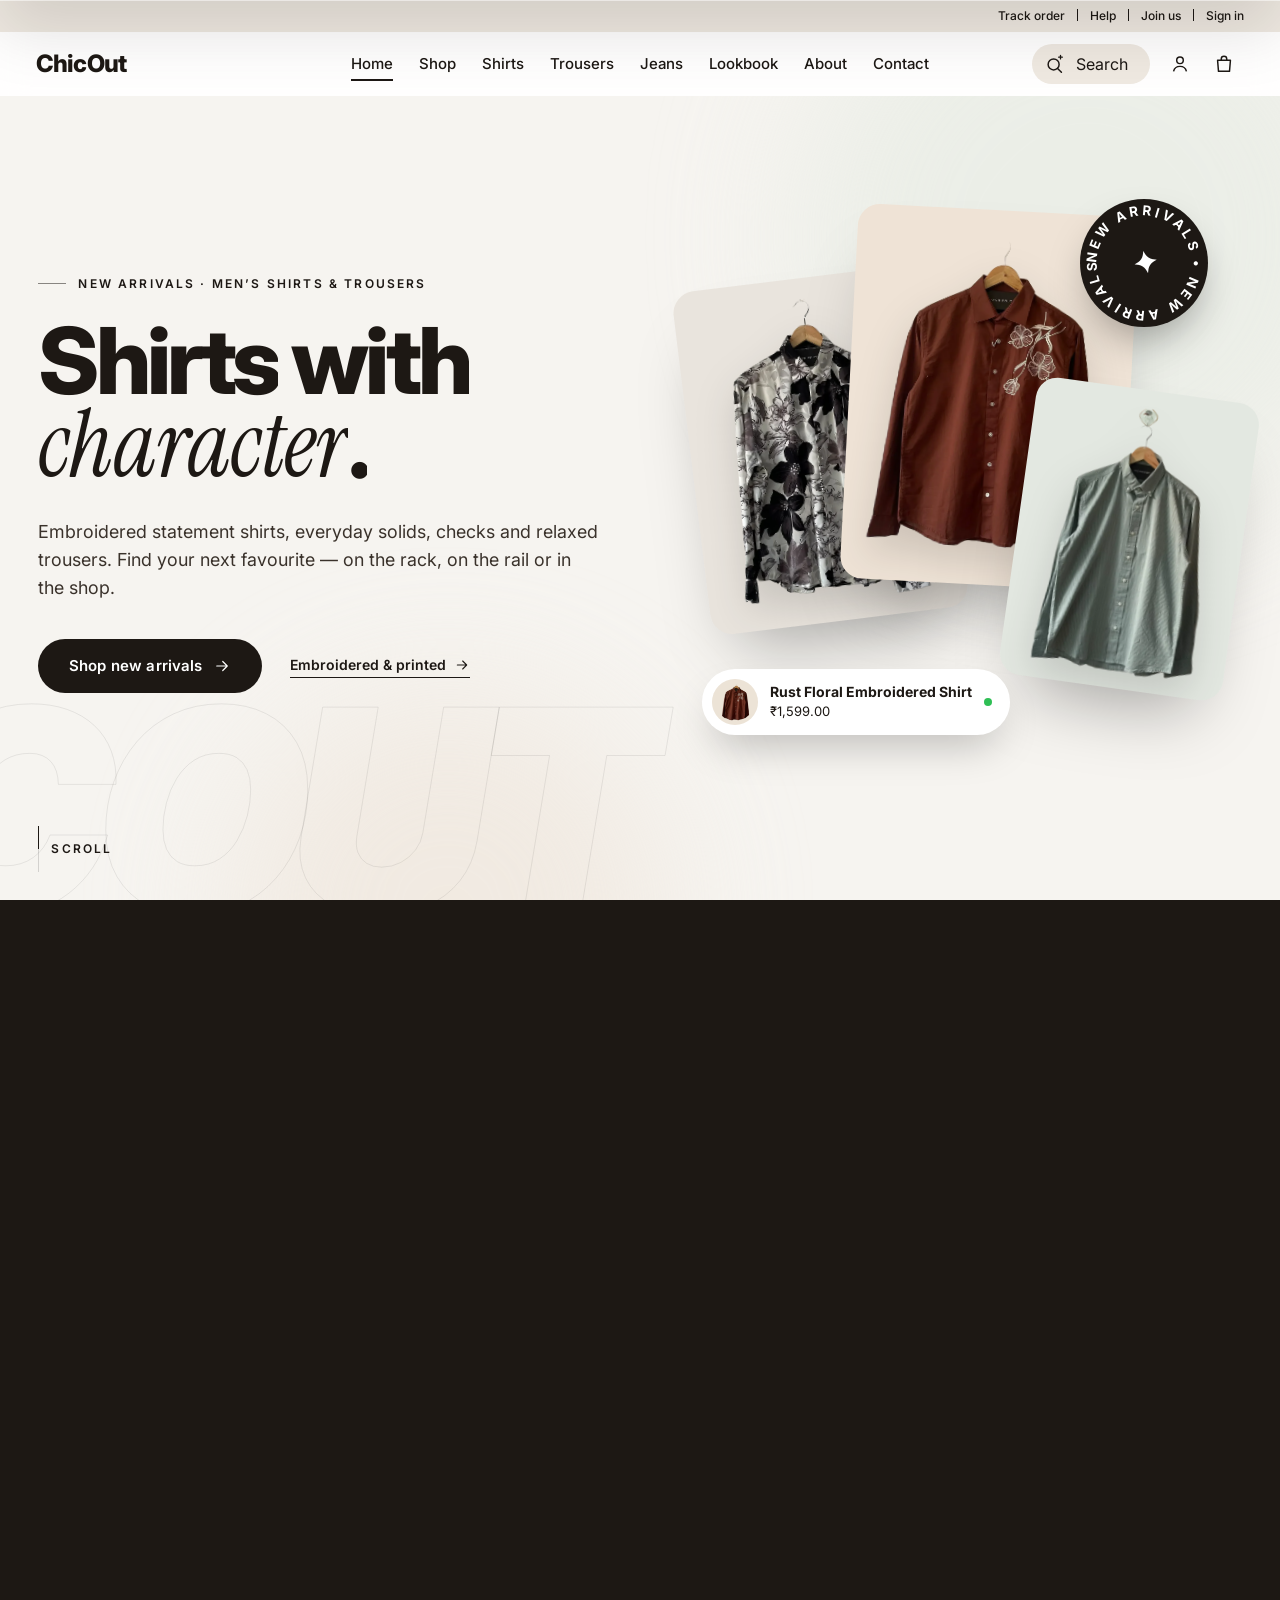
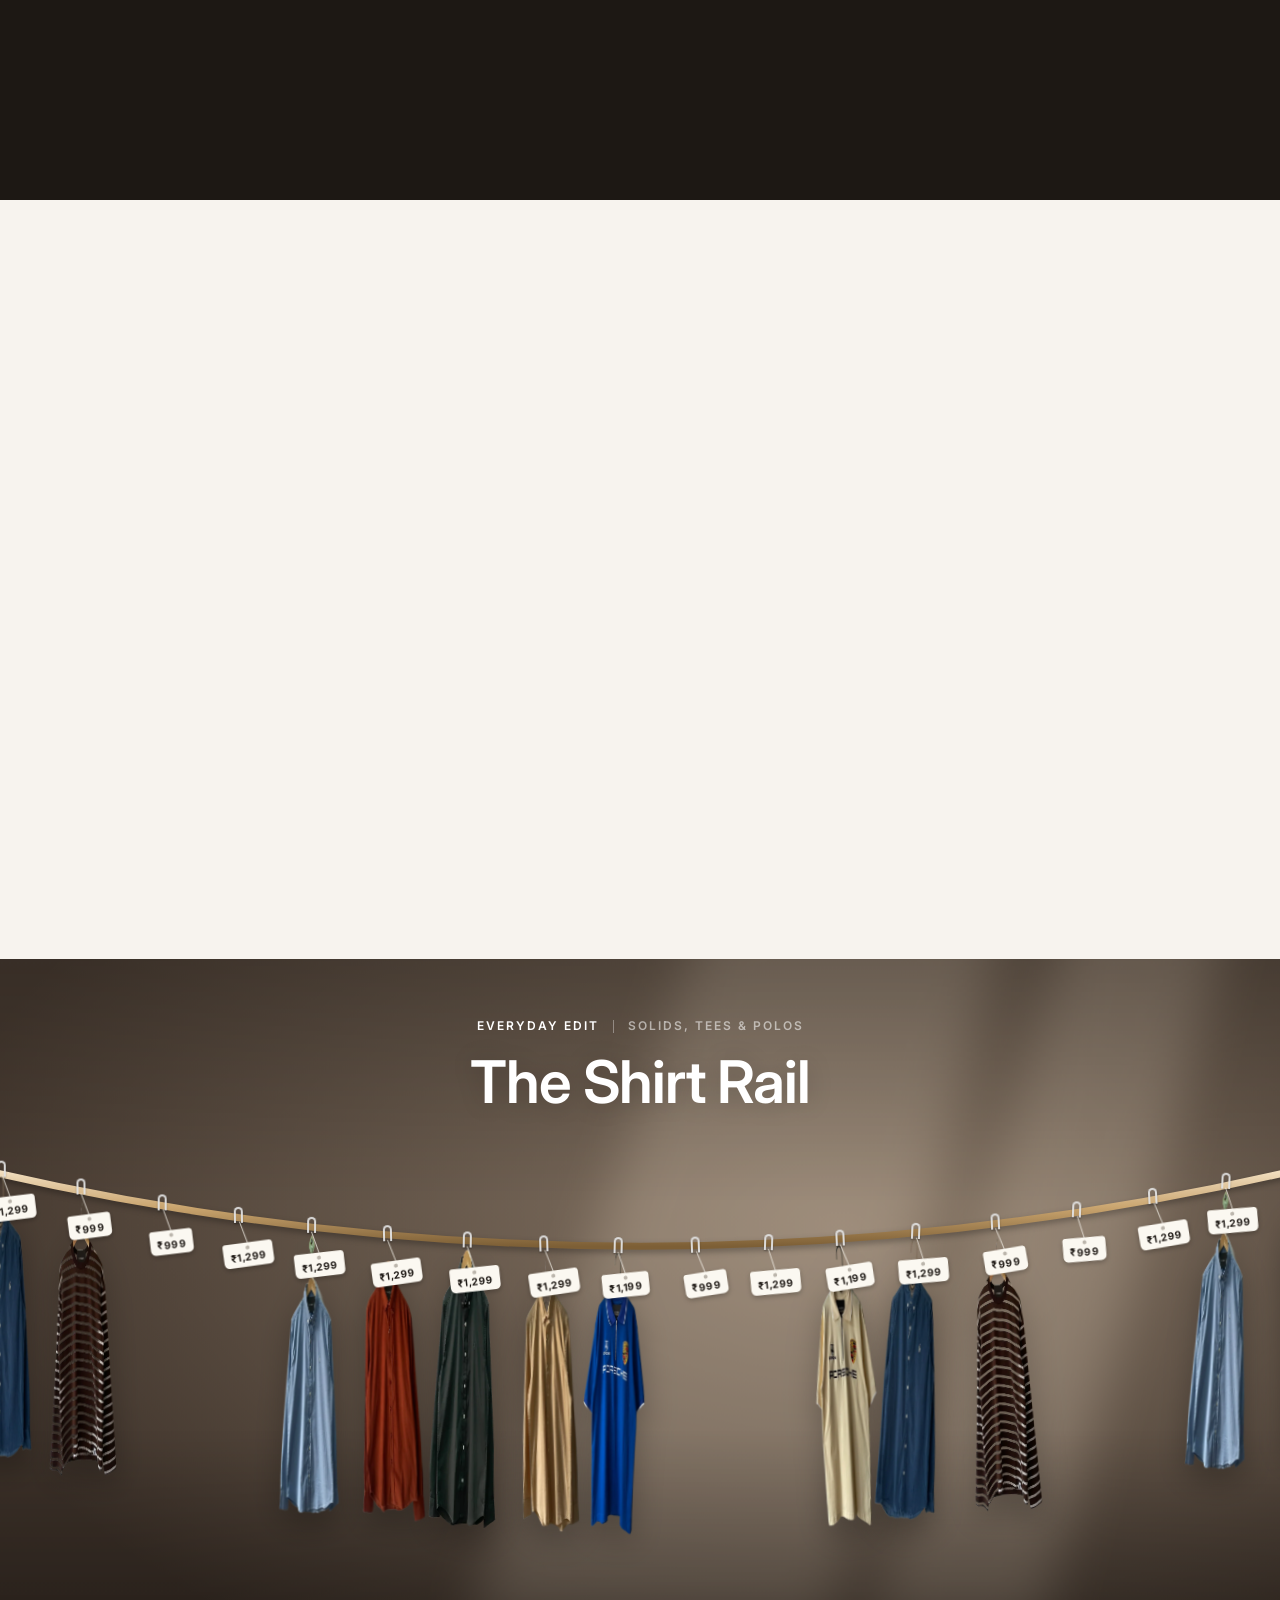
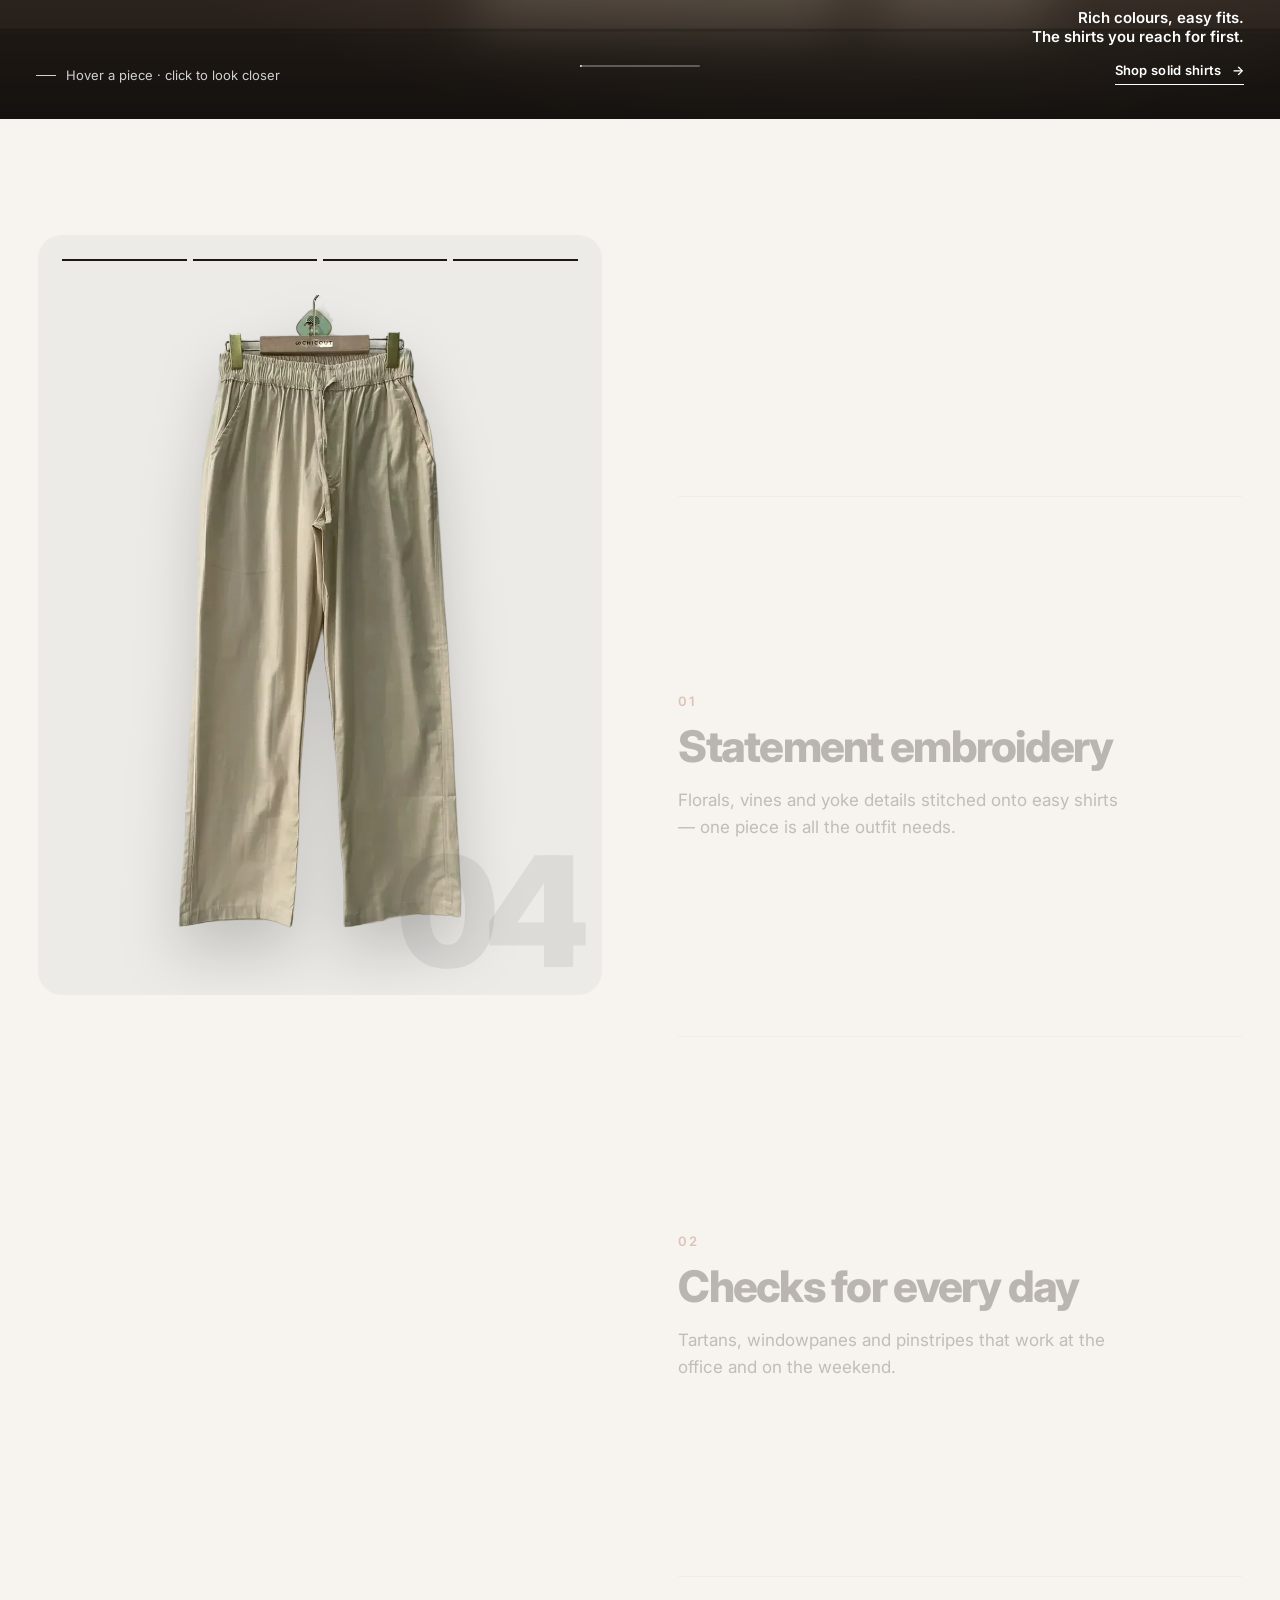
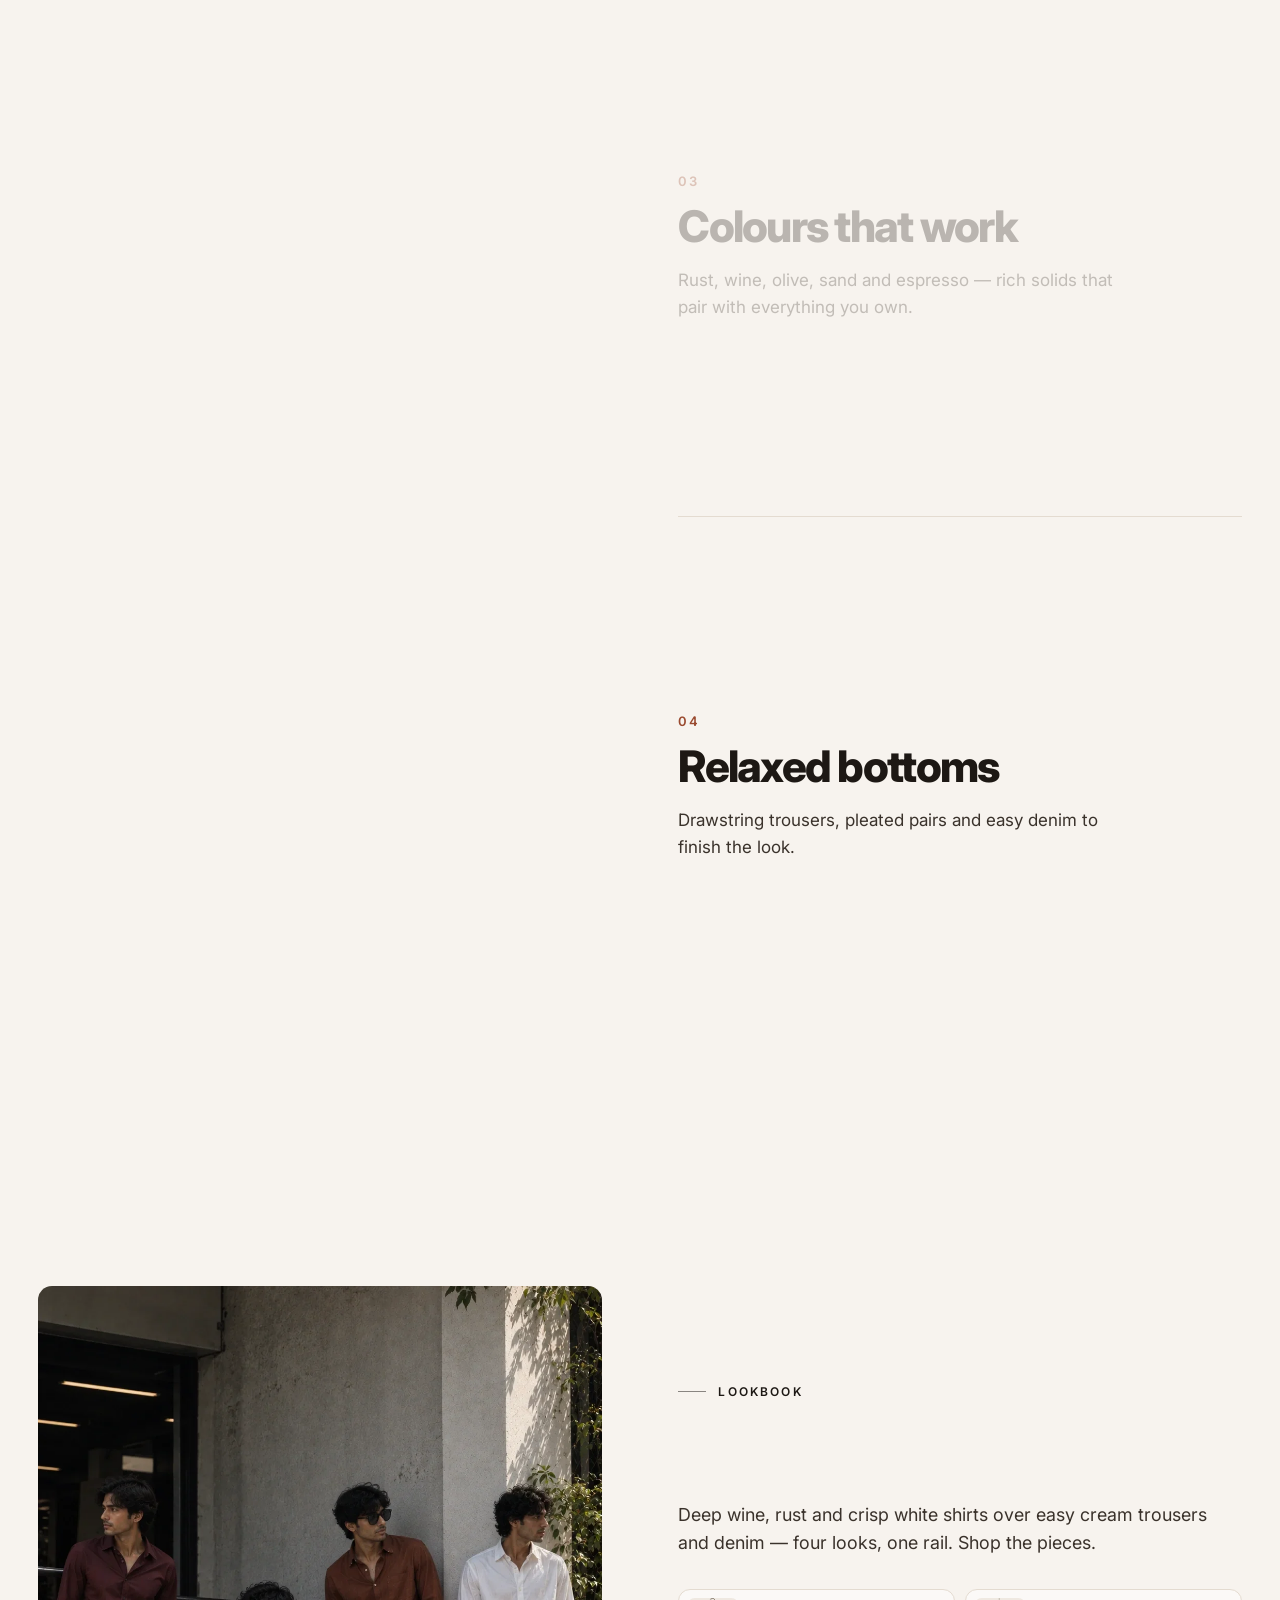
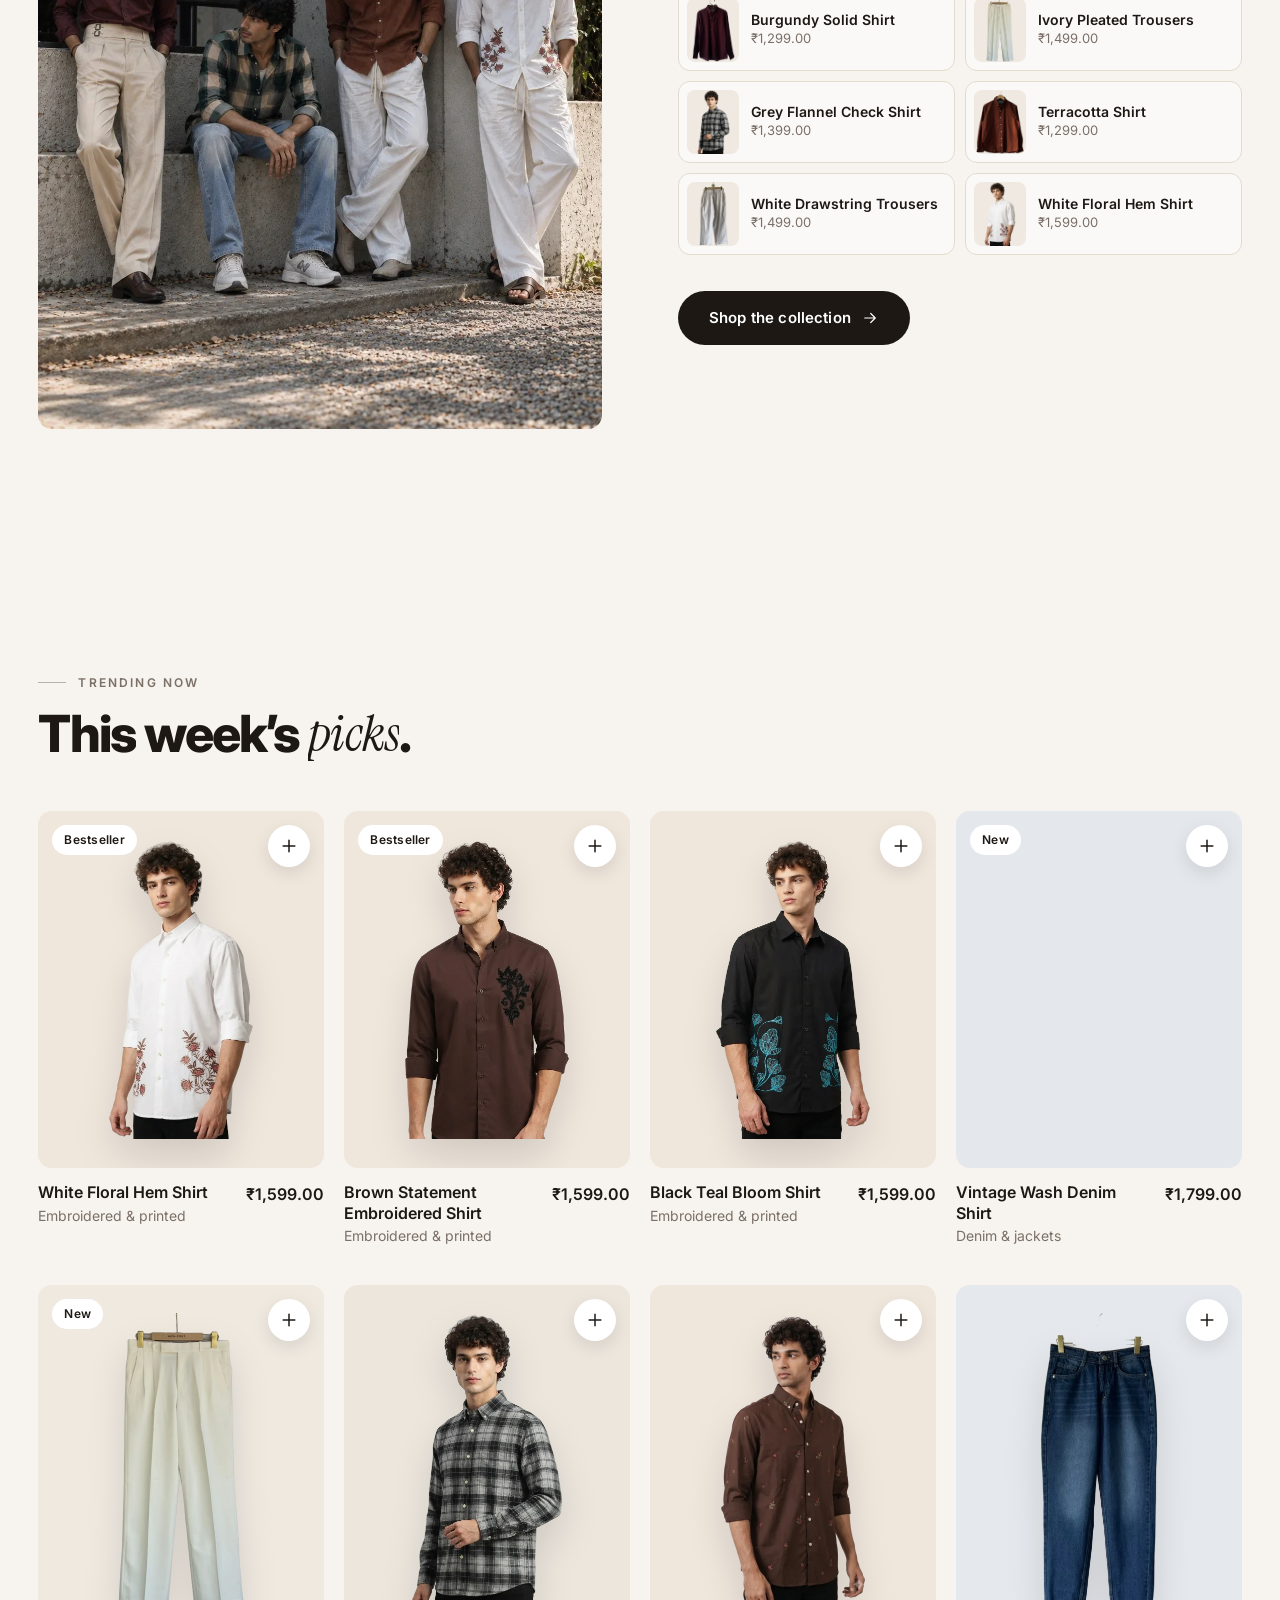
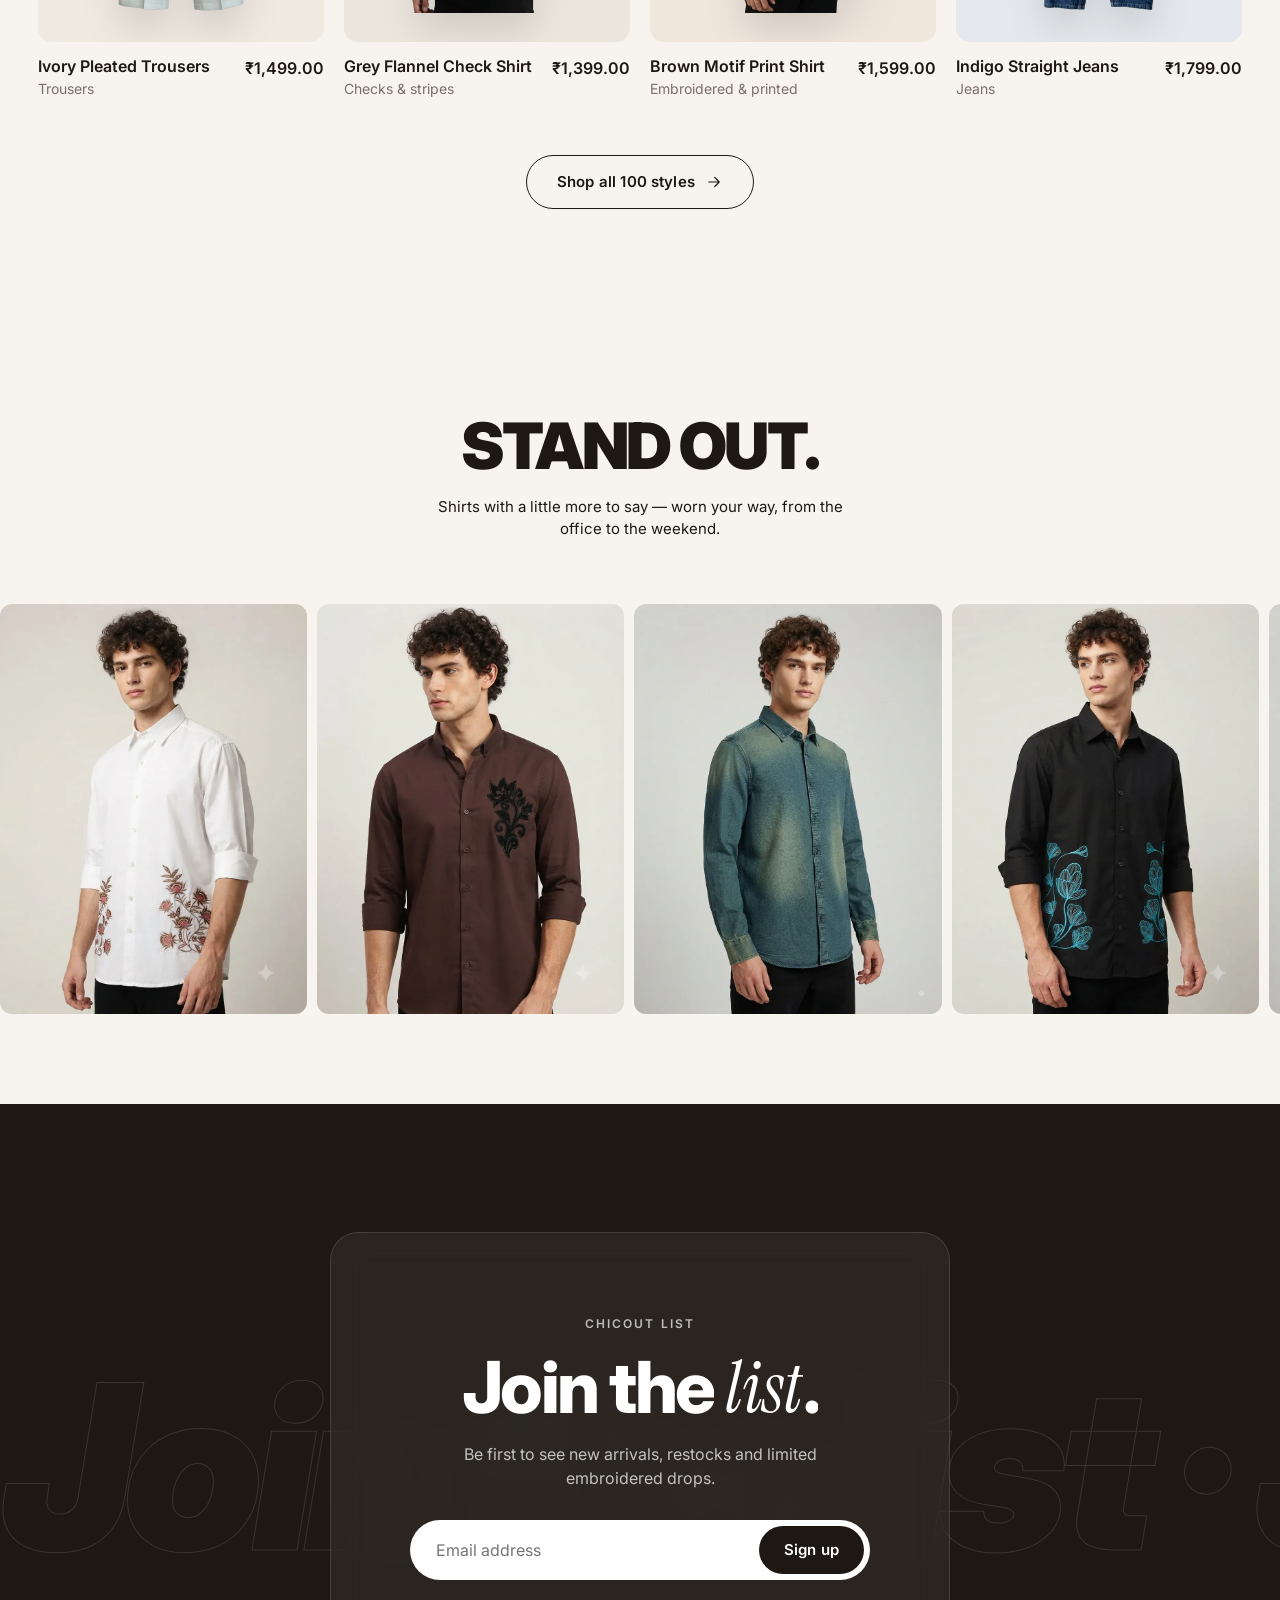
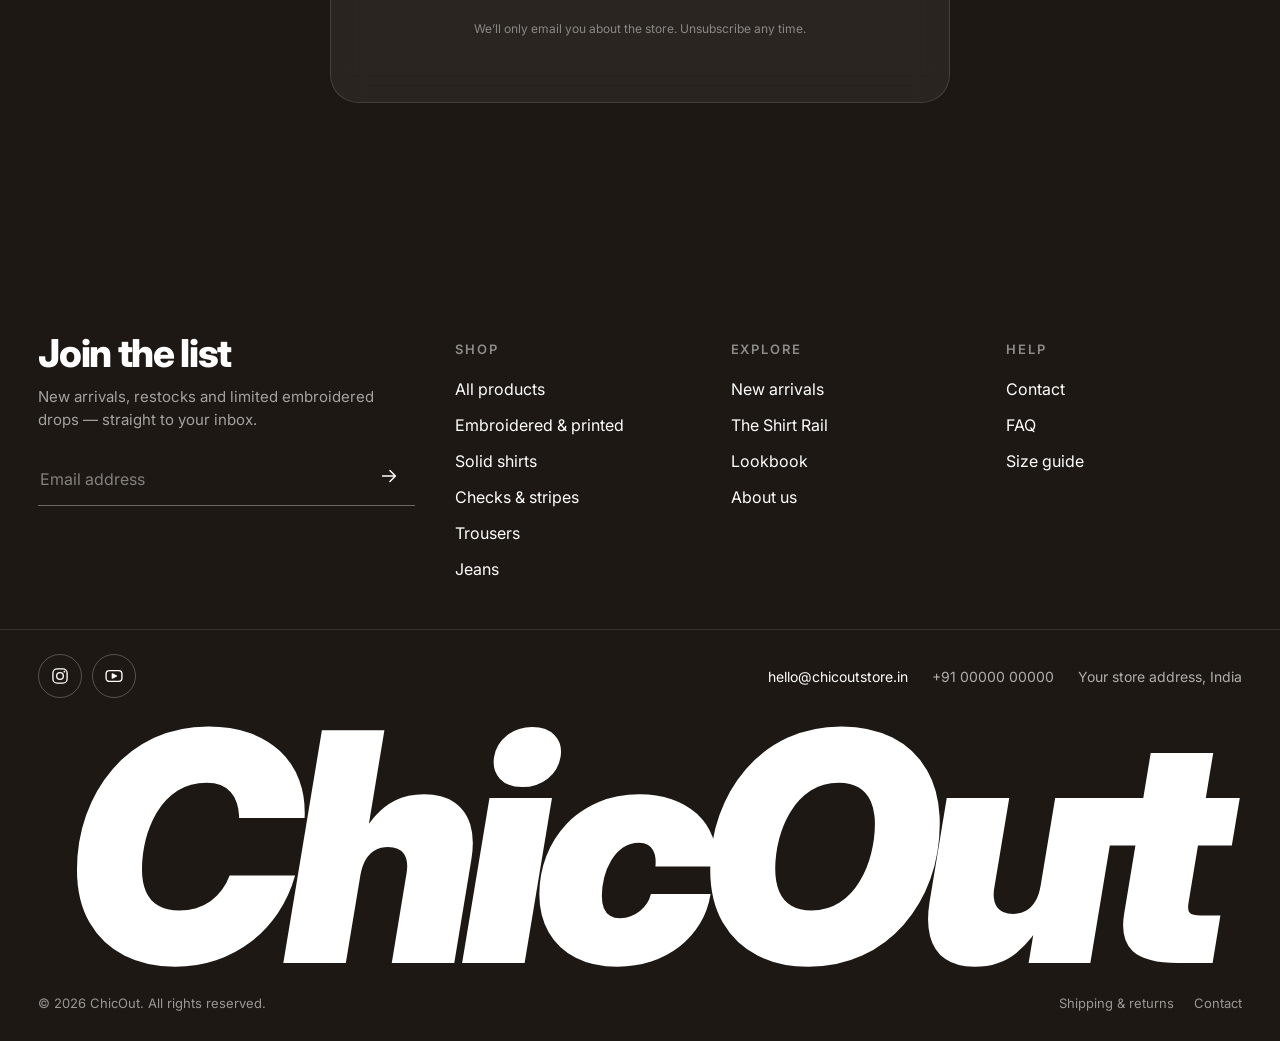
<file: html/index.html>
<!DOCTYPE html>
<html lang="en" data-currency="INR">
<head>
  <meta charset="UTF-8">
  <meta name="viewport" content="width=device-width, initial-scale=1.0">
  <title>ChicOut — Men’s shirts, trousers &amp; denim</title>
  <meta name="description" content="ChicOut — embroidered statement shirts, everyday solids, checks, relaxed trousers and denim for men. Shop new arrivals online across India.">
  <link rel="preconnect" href="https://fonts.googleapis.com">
  <link rel="preconnect" href="https://fonts.gstatic.com" crossorigin>
  <link href="https://fonts.googleapis.com/css2?family=Inter:wght@400;500;600;700;800;900&family=Instrument+Serif:ital@0;1&display=swap" rel="stylesheet">
  <script>document.documentElement.classList.add('motion-ready');</script>
  <link rel="stylesheet" href="assets/base.css">
  <link rel="stylesheet" href="assets/site.css">
  <link rel="stylesheet" href="assets/motion.css">
  <link rel="stylesheet" href="assets/hero.css">
  <link rel="stylesheet" href="assets/sections.css">
  <link rel="stylesheet" href="assets/product-grid.css">
  <link rel="stylesheet" href="assets/rack-showcase.css">
  <link rel="stylesheet" href="assets/hang-rail.css">
  <link rel="stylesheet" href="assets/obsessed.css">
  <link rel="stylesheet" href="assets/quick-view.css">
</head>
<body id="top" data-preloader class="sx">

  <div data-site-header></div>
  <script src="assets/brand.js"></script>
  <script src="assets/site.js"></script>

  <main id="main">

  <!-- ===================== HERO ===================== -->
  <section class="hero" data-hero aria-label="Introduction">
    <div class="hero-bg" aria-hidden="true"><span class="hero-blob b1"></span><span class="hero-blob b2"></span></div>
    <div class="hero-word" aria-hidden="true">CHICOUT</div>
    <div class="hero-in">
      <div class="hero-copy">
        <p class="eyebrow" data-reveal>New arrivals · Men’s shirts &amp; trousers</p>
        <h1 class="display hero-title" data-split>Shirts with <em>character</em>.</h1>
        <p class="lead" data-reveal style="--rd:.45s">Embroidered statement shirts, everyday solids, checks and relaxed trousers. Find your next favourite — on the rack, on the rail or in the shop.</p>
        <div class="hero-ctas" data-reveal style="--rd:.6s">
          <a class="btn btn-dark" href="shop.html" data-magnetic>Shop new arrivals <svg viewBox="0 0 24 24" fill="none" stroke="currentColor" stroke-width="1.6" stroke-linecap="round" stroke-linejoin="round"><path d="M5 12h14M13 6l6 6-6 6"/></svg></a>
          <a class="link-arrow" href="shop.html?c=designer">Embroidered &amp; printed <svg viewBox="0 0 24 24" fill="none" stroke="currentColor" stroke-width="1.6" stroke-linecap="round" stroke-linejoin="round"><path d="M5 12h14M13 6l6 6-6 6"/></svg></a>
        </div>
      </div>
      <div class="hero-art" aria-hidden="true">
        <div class="hero-layer" data-depth="0.5"><figure class="hero-card c1" style="--tone:#e9e4dd"><img src="assets/img/cutouts/monochrome-floral-print-shirt.webp" alt="" decoding="async"></figure></div>
        <div class="hero-layer" data-depth="1"><figure class="hero-card c2" style="--tone:#efe3d6"><img src="assets/img/cutouts/rust-floral-embroidered-shirt.webp" alt="" decoding="async" fetchpriority="high"></figure></div>
        <div class="hero-layer" data-depth="0.3"><figure class="hero-card c3" style="--tone:#e3e8e1"><img src="assets/img/cutouts/sage-green-oxford-shirt.webp" alt="" decoding="async"></figure></div>
        <div class="hero-layer" data-depth="1.4">
          <div class="hero-badge"><svg viewBox="0 0 100 100"><defs><path id="hero-circle" d="M50 50 m-37 0 a37 37 0 1 1 74 0 a37 37 0 1 1 -74 0"/></defs><text><textPath href="#hero-circle">New arrivals • New arrivals •</textPath></text></svg><b>✦</b></div>
        </div>
        <div class="hero-layer" data-depth="1.2" style="pointer-events:none">
          <a class="hero-chip" href="product.html?id=rust-floral-embroidered-shirt" style="pointer-events:auto" tabindex="-1"><img src="assets/img/cutouts/rust-floral-embroidered-shirt.webp" alt=""><span><strong>Rust Floral Embroidered Shirt</strong>₹1,599.00</span><span class="dot"></span></a>
        </div>
      </div>
    </div>
    <a class="hero-scroll" href="index.html#new-arrivals"><i></i><span>Scroll</span></a>
  </section>

  <!-- ===================== MARQUEE ===================== -->
  <section class="mq" aria-label="Highlights" data-marquee></section>

  <!-- ===================== RACK SHOWCASE ===================== -->
  <section
    id="new-arrivals"
    class="sagar-sec sagar-pre"
    data-sagar-section
    data-hover-speed="850"
    data-hover-gap="18"
    data-turn-speed="700"
    data-slide-interval="3000"
    data-swing="85"
    data-drop="true"
    data-lift="true"
    data-qa-redirect="false"
    style="
      --sagar-bg: #f7f3ee;
      --sagar-txt: #1d1814;
      --sagar-acc: #1d1814;
      --sagar-focus-bg: rgba(247, 243, 238, 0.97);
      --sagar-hspd: 850ms;
      --sagar-hgap: 18px;
      --sagar-gap: 10px;
      --sagar-h-desk: 440px;
      --sagar-h-mob: 275px;
      --sagar-h-slide: 290px;
      --sagar-h-focus: 900px;
      --sagar-h-focus-m: 640px;
      --sagar-pt: 76px;
      --sagar-pb: 120px;
    "
  >
    <noscript><style>.sagar-sec.sagar-pre .sagar-item { opacity: 1 !important; }</style></noscript>

    <div class="sagar-wrap">
      <div class="sagar-railcap sagar-font-heading">
        <span>NEW ARRIVALS</span>
        <span class="sagar-railcap-sep" aria-hidden="true"></span>
        <span class="sagar-railcap-dim">EMBROIDERED &amp; PRINTED</span>
      </div>

      <div class="sagar-stage">
        <!-- Rack rod (drawn in CSS: .sagar-rod-css). To use a photo instead, put an <img class="sagar-rod-photo"> here. -->
        <div class="sagar-rod sagar-rod-css" aria-hidden="true"></div>

        <div class="sagar-rack" data-sagar-rack>
<!-- build:rack -->
        <div
          class="sagar-item"
          data-sagar-item
          role="button"
          tabindex="0"
          aria-label="Plum Embroidered Vine Shirt"
          data-block-id="plum-embroidered-vine-shirt"
          data-name="Plum Embroidered Vine Shirt"
          data-price="₹1,599.00"
          data-btn-label="View product"
          data-btn-url="product.html?id=plum-embroidered-vine-shirt"
          data-btn-target="_self"
        >
          <div class="sagar-garment">
            <div class="sagar-view" data-sagar-pos="0">
              <img src="assets/img/cutouts/plum-embroidered-vine-shirt-side.webp" width="251" height="1151" alt="Plum Embroidered Vine Shirt - side" loading="eager" decoding="async">
            </div>
            <div class="sagar-view" data-sagar-pos="1">
              <img src="assets/img/cutouts/plum-embroidered-vine-shirt.webp" data-hi="assets/img/cutouts/plum-embroidered-vine-shirt.webp" width="838" height="1151" alt="Plum Embroidered Vine Shirt - front" loading="eager" decoding="async">
            </div>
            <div class="sagar-view" data-sagar-pos="-1">
              <img data-hi="assets/img/products/plum-embroidered-vine-shirt.webp" width="838" height="1151" alt="Plum Embroidered Vine Shirt - photo" decoding="async">
            </div>
          </div>
          <div class="sagar-tag sagar-tag-single" aria-hidden="true">
            <div class="sagar-tag-inner">
              <span class="sagar-tag-face sagar-tag-front">₹1,599</span>
            </div>
          </div>
          <script type="application/json" data-sagar-json>{"options": [{"name": "Size", "label": "Size", "values": ["S", "M", "L", "XL", "XXL"]}], "variants": [{"id": "plum-embroidered-vine-shirt-s", "av": true, "price": "₹1,599.00", "opts": ["S"]}, {"id": "plum-embroidered-vine-shirt-m", "av": true, "price": "₹1,599.00", "opts": ["M"]}, {"id": "plum-embroidered-vine-shirt-l", "av": true, "price": "₹1,599.00", "opts": ["L"]}, {"id": "plum-embroidered-vine-shirt-xl", "av": true, "price": "₹1,599.00", "opts": ["XL"]}, {"id": "plum-embroidered-vine-shirt-xxl", "av": true, "price": "₹1,599.00", "opts": ["XXL"]}]}</script>
        </div>
        <div
          class="sagar-item"
          data-sagar-item
          role="button"
          tabindex="0"
          aria-label="Rust Floral Embroidered Shirt"
          data-block-id="rust-floral-embroidered-shirt"
          data-name="Rust Floral Embroidered Shirt"
          data-price="₹1,599.00"
          data-btn-label="View product"
          data-btn-url="product.html?id=rust-floral-embroidered-shirt"
          data-btn-target="_self"
        >
          <div class="sagar-garment">
            <div class="sagar-view" data-sagar-pos="0">
              <img src="assets/img/cutouts/rust-floral-embroidered-shirt-side.webp" width="270" height="1193" alt="Rust Floral Embroidered Shirt - side" loading="eager" decoding="async">
            </div>
            <div class="sagar-view" data-sagar-pos="1">
              <img src="assets/img/cutouts/rust-floral-embroidered-shirt.webp" data-hi="assets/img/cutouts/rust-floral-embroidered-shirt.webp" width="900" height="1193" alt="Rust Floral Embroidered Shirt - front" loading="eager" decoding="async">
            </div>
            <div class="sagar-view" data-sagar-pos="-1">
              <img data-hi="assets/img/products/rust-floral-embroidered-shirt.webp" width="900" height="1193" alt="Rust Floral Embroidered Shirt - photo" decoding="async">
            </div>
          </div>
          <div class="sagar-tag sagar-tag-single" aria-hidden="true">
            <div class="sagar-tag-inner">
              <span class="sagar-tag-face sagar-tag-front">₹1,599</span>
            </div>
          </div>
          <script type="application/json" data-sagar-json>{"options": [{"name": "Size", "label": "Size", "values": ["S", "M", "L", "XL", "XXL"]}], "variants": [{"id": "rust-floral-embroidered-shirt-s", "av": true, "price": "₹1,599.00", "opts": ["S"]}, {"id": "rust-floral-embroidered-shirt-m", "av": true, "price": "₹1,599.00", "opts": ["M"]}, {"id": "rust-floral-embroidered-shirt-l", "av": true, "price": "₹1,599.00", "opts": ["L"]}, {"id": "rust-floral-embroidered-shirt-xl", "av": true, "price": "₹1,599.00", "opts": ["XL"]}, {"id": "rust-floral-embroidered-shirt-xxl", "av": true, "price": "₹1,599.00", "opts": ["XXL"]}]}</script>
        </div>
        <div
          class="sagar-item"
          data-sagar-item
          role="button"
          tabindex="0"
          aria-label="Mint Floral Embroidered Shirt"
          data-block-id="mint-floral-embroidered-shirt"
          data-name="Mint Floral Embroidered Shirt"
          data-price="₹1,599.00"
          data-btn-label="View product"
          data-btn-url="product.html?id=mint-floral-embroidered-shirt"
          data-btn-target="_self"
        >
          <div class="sagar-garment">
            <div class="sagar-view" data-sagar-pos="0">
              <img src="assets/img/cutouts/mint-floral-embroidered-shirt-side.webp" width="255" height="1197" alt="Mint Floral Embroidered Shirt - side" loading="eager" decoding="async">
            </div>
            <div class="sagar-view" data-sagar-pos="1">
              <img src="assets/img/cutouts/mint-floral-embroidered-shirt.webp" data-hi="assets/img/cutouts/mint-floral-embroidered-shirt.webp" width="853" height="1197" alt="Mint Floral Embroidered Shirt - front" loading="eager" decoding="async">
            </div>
            <div class="sagar-view" data-sagar-pos="-1">
              <img data-hi="assets/img/products/mint-floral-embroidered-shirt.webp" width="853" height="1197" alt="Mint Floral Embroidered Shirt - photo" decoding="async">
            </div>
          </div>
          <div class="sagar-tag sagar-tag-single" aria-hidden="true">
            <div class="sagar-tag-inner">
              <span class="sagar-tag-face sagar-tag-front">₹1,599</span>
            </div>
          </div>
          <script type="application/json" data-sagar-json>{"options": [{"name": "Size", "label": "Size", "values": ["S", "M", "L", "XL", "XXL"]}], "variants": [{"id": "mint-floral-embroidered-shirt-s", "av": true, "price": "₹1,599.00", "opts": ["S"]}, {"id": "mint-floral-embroidered-shirt-m", "av": true, "price": "₹1,599.00", "opts": ["M"]}, {"id": "mint-floral-embroidered-shirt-l", "av": true, "price": "₹1,599.00", "opts": ["L"]}, {"id": "mint-floral-embroidered-shirt-xl", "av": true, "price": "₹1,599.00", "opts": ["XL"]}, {"id": "mint-floral-embroidered-shirt-xxl", "av": true, "price": "₹1,599.00", "opts": ["XXL"]}]}</script>
        </div>
        <div
          class="sagar-item"
          data-sagar-item
          role="button"
          tabindex="0"
          aria-label="Red Tartan Check Shirt"
          data-block-id="red-tartan-check-shirt"
          data-name="Red Tartan Check Shirt"
          data-price="₹1,399.00"
          data-btn-label="View product"
          data-btn-url="product.html?id=red-tartan-check-shirt"
          data-btn-target="_self"
        >
          <div class="sagar-garment">
            <div class="sagar-view" data-sagar-pos="0">
              <img src="assets/img/cutouts/red-tartan-check-shirt-side.webp" width="270" height="1194" alt="Red Tartan Check Shirt - side" loading="eager" decoding="async">
            </div>
            <div class="sagar-view" data-sagar-pos="1">
              <img src="assets/img/cutouts/red-tartan-check-shirt.webp" data-hi="assets/img/cutouts/red-tartan-check-shirt.webp" width="900" height="1194" alt="Red Tartan Check Shirt - front" loading="eager" decoding="async">
            </div>
            <div class="sagar-view" data-sagar-pos="-1">
              <img data-hi="assets/img/products/red-tartan-check-shirt.webp" width="900" height="1194" alt="Red Tartan Check Shirt - photo" decoding="async">
            </div>
          </div>
          <div class="sagar-tag sagar-tag-single" aria-hidden="true">
            <div class="sagar-tag-inner">
              <span class="sagar-tag-face sagar-tag-front">₹1,399</span>
            </div>
          </div>
          <script type="application/json" data-sagar-json>{"options": [{"name": "Size", "label": "Size", "values": ["S", "M", "L", "XL", "XXL"]}], "variants": [{"id": "red-tartan-check-shirt-s", "av": true, "price": "₹1,399.00", "opts": ["S"]}, {"id": "red-tartan-check-shirt-m", "av": true, "price": "₹1,399.00", "opts": ["M"]}, {"id": "red-tartan-check-shirt-l", "av": true, "price": "₹1,399.00", "opts": ["L"]}, {"id": "red-tartan-check-shirt-xl", "av": true, "price": "₹1,399.00", "opts": ["XL"]}, {"id": "red-tartan-check-shirt-xxl", "av": true, "price": "₹1,399.00", "opts": ["XXL"]}]}</script>
        </div>
        <div
          class="sagar-item"
          data-sagar-item
          role="button"
          tabindex="0"
          aria-label="Monochrome Floral Print Shirt"
          data-block-id="monochrome-floral-print-shirt"
          data-name="Monochrome Floral Print Shirt"
          data-price="₹1,599.00"
          data-btn-label="View product"
          data-btn-url="product.html?id=monochrome-floral-print-shirt"
          data-btn-target="_self"
        >
          <div class="sagar-garment">
            <div class="sagar-view" data-sagar-pos="0">
              <img src="assets/img/cutouts/monochrome-floral-print-shirt-side.webp" width="224" height="1200" alt="Monochrome Floral Print Shirt - side" loading="eager" decoding="async">
            </div>
            <div class="sagar-view" data-sagar-pos="1">
              <img src="assets/img/cutouts/monochrome-floral-print-shirt.webp" data-hi="assets/img/cutouts/monochrome-floral-print-shirt.webp" width="749" height="1200" alt="Monochrome Floral Print Shirt - front" loading="eager" decoding="async">
            </div>
            <div class="sagar-view" data-sagar-pos="-1">
              <img data-hi="assets/img/products/monochrome-floral-print-shirt.webp" width="749" height="1200" alt="Monochrome Floral Print Shirt - photo" decoding="async">
            </div>
          </div>
          <div class="sagar-tag sagar-tag-single" aria-hidden="true">
            <div class="sagar-tag-inner">
              <span class="sagar-tag-face sagar-tag-front">₹1,599</span>
            </div>
          </div>
          <script type="application/json" data-sagar-json>{"options": [{"name": "Size", "label": "Size", "values": ["S", "M", "L", "XL", "XXL"]}], "variants": [{"id": "monochrome-floral-print-shirt-s", "av": true, "price": "₹1,599.00", "opts": ["S"]}, {"id": "monochrome-floral-print-shirt-m", "av": true, "price": "₹1,599.00", "opts": ["M"]}, {"id": "monochrome-floral-print-shirt-l", "av": true, "price": "₹1,599.00", "opts": ["L"]}, {"id": "monochrome-floral-print-shirt-xl", "av": true, "price": "₹1,599.00", "opts": ["XL"]}, {"id": "monochrome-floral-print-shirt-xxl", "av": true, "price": "₹1,599.00", "opts": ["XXL"]}]}</script>
        </div>
        <div
          class="sagar-item"
          data-sagar-item
          role="button"
          tabindex="0"
          aria-label="Rose Pink Embroidered Shirt"
          data-block-id="rose-pink-embroidered-shirt"
          data-name="Rose Pink Embroidered Shirt"
          data-price="₹1,599.00"
          data-btn-label="View product"
          data-btn-url="product.html?id=rose-pink-embroidered-shirt"
          data-btn-target="_self"
        >
          <div class="sagar-garment">
            <div class="sagar-view" data-sagar-pos="0">
              <img src="assets/img/cutouts/rose-pink-embroidered-shirt-side.webp" width="257" height="1196" alt="Rose Pink Embroidered Shirt - side" loading="eager" decoding="async">
            </div>
            <div class="sagar-view" data-sagar-pos="1">
              <img src="assets/img/cutouts/rose-pink-embroidered-shirt.webp" data-hi="assets/img/cutouts/rose-pink-embroidered-shirt.webp" width="857" height="1196" alt="Rose Pink Embroidered Shirt - front" loading="eager" decoding="async">
            </div>
            <div class="sagar-view" data-sagar-pos="-1">
              <img data-hi="assets/img/products/rose-pink-embroidered-shirt.webp" width="857" height="1196" alt="Rose Pink Embroidered Shirt - photo" decoding="async">
            </div>
          </div>
          <div class="sagar-tag sagar-tag-single" aria-hidden="true">
            <div class="sagar-tag-inner">
              <span class="sagar-tag-face sagar-tag-front">₹1,599</span>
            </div>
          </div>
          <script type="application/json" data-sagar-json>{"options": [{"name": "Size", "label": "Size", "values": ["S", "M", "L", "XL", "XXL"]}], "variants": [{"id": "rose-pink-embroidered-shirt-s", "av": true, "price": "₹1,599.00", "opts": ["S"]}, {"id": "rose-pink-embroidered-shirt-m", "av": true, "price": "₹1,599.00", "opts": ["M"]}, {"id": "rose-pink-embroidered-shirt-l", "av": true, "price": "₹1,599.00", "opts": ["L"]}, {"id": "rose-pink-embroidered-shirt-xl", "av": true, "price": "₹1,599.00", "opts": ["XL"]}, {"id": "rose-pink-embroidered-shirt-xxl", "av": true, "price": "₹1,599.00", "opts": ["XXL"]}]}</script>
        </div>
        <div
          class="sagar-item"
          data-sagar-item
          role="button"
          tabindex="0"
          aria-label="Brick Red Check Shirt"
          data-block-id="brick-red-check-shirt"
          data-name="Brick Red Check Shirt"
          data-price="₹1,399.00"
          data-btn-label="View product"
          data-btn-url="product.html?id=brick-red-check-shirt"
          data-btn-target="_self"
        >
          <div class="sagar-garment">
            <div class="sagar-view" data-sagar-pos="0">
              <img src="assets/img/cutouts/brick-red-check-shirt-side.webp" width="270" height="1107" alt="Brick Red Check Shirt - side" loading="eager" decoding="async">
            </div>
            <div class="sagar-view" data-sagar-pos="1">
              <img src="assets/img/cutouts/brick-red-check-shirt.webp" data-hi="assets/img/cutouts/brick-red-check-shirt.webp" width="900" height="1107" alt="Brick Red Check Shirt - front" loading="eager" decoding="async">
            </div>
            <div class="sagar-view" data-sagar-pos="-1">
              <img data-hi="assets/img/products/brick-red-check-shirt.webp" width="900" height="1107" alt="Brick Red Check Shirt - photo" decoding="async">
            </div>
          </div>
          <div class="sagar-tag sagar-tag-single" aria-hidden="true">
            <div class="sagar-tag-inner">
              <span class="sagar-tag-face sagar-tag-front">₹1,399</span>
            </div>
          </div>
          <script type="application/json" data-sagar-json>{"options": [{"name": "Size", "label": "Size", "values": ["S", "M", "L", "XL", "XXL"]}], "variants": [{"id": "brick-red-check-shirt-s", "av": true, "price": "₹1,399.00", "opts": ["S"]}, {"id": "brick-red-check-shirt-m", "av": true, "price": "₹1,399.00", "opts": ["M"]}, {"id": "brick-red-check-shirt-l", "av": true, "price": "₹1,399.00", "opts": ["L"]}, {"id": "brick-red-check-shirt-xl", "av": true, "price": "₹1,399.00", "opts": ["XL"]}, {"id": "brick-red-check-shirt-xxl", "av": true, "price": "₹1,399.00", "opts": ["XXL"]}]}</script>
        </div>
        <div
          class="sagar-item"
          data-sagar-item
          role="button"
          tabindex="0"
          aria-label="Lavender Embroidered Shirt"
          data-block-id="lavender-embroidered-shirt"
          data-name="Lavender Embroidered Shirt"
          data-price="₹1,599.00"
          data-btn-label="View product"
          data-btn-url="product.html?id=lavender-embroidered-shirt"
          data-btn-target="_self"
        >
          <div class="sagar-garment">
            <div class="sagar-view" data-sagar-pos="0">
              <img src="assets/img/cutouts/lavender-embroidered-shirt-side.webp" width="266" height="1200" alt="Lavender Embroidered Shirt - side" loading="eager" decoding="async">
            </div>
            <div class="sagar-view" data-sagar-pos="1">
              <img src="assets/img/cutouts/lavender-embroidered-shirt.webp" data-hi="assets/img/cutouts/lavender-embroidered-shirt.webp" width="888" height="1200" alt="Lavender Embroidered Shirt - front" loading="eager" decoding="async">
            </div>
            <div class="sagar-view" data-sagar-pos="-1">
              <img data-hi="assets/img/products/lavender-embroidered-shirt.webp" width="888" height="1200" alt="Lavender Embroidered Shirt - photo" decoding="async">
            </div>
          </div>
          <div class="sagar-tag sagar-tag-single" aria-hidden="true">
            <div class="sagar-tag-inner">
              <span class="sagar-tag-face sagar-tag-front">₹1,599</span>
            </div>
          </div>
          <script type="application/json" data-sagar-json>{"options": [{"name": "Size", "label": "Size", "values": ["S", "M", "L", "XL", "XXL"]}], "variants": [{"id": "lavender-embroidered-shirt-s", "av": true, "price": "₹1,599.00", "opts": ["S"]}, {"id": "lavender-embroidered-shirt-m", "av": true, "price": "₹1,599.00", "opts": ["M"]}, {"id": "lavender-embroidered-shirt-l", "av": true, "price": "₹1,599.00", "opts": ["L"]}, {"id": "lavender-embroidered-shirt-xl", "av": true, "price": "₹1,599.00", "opts": ["XL"]}, {"id": "lavender-embroidered-shirt-xxl", "av": true, "price": "₹1,599.00", "opts": ["XXL"]}]}</script>
        </div>
        <div
          class="sagar-item"
          data-sagar-item
          role="button"
          tabindex="0"
          aria-label="Brown Floral Embroidered Shirt"
          data-block-id="brown-floral-embroidered-shirt"
          data-name="Brown Floral Embroidered Shirt"
          data-price="₹1,599.00"
          data-btn-label="View product"
          data-btn-url="product.html?id=brown-floral-embroidered-shirt"
          data-btn-target="_self"
        >
          <div class="sagar-garment">
            <div class="sagar-view" data-sagar-pos="0">
              <img src="assets/img/cutouts/brown-floral-embroidered-shirt-side.webp" width="270" height="1200" alt="Brown Floral Embroidered Shirt - side" loading="eager" decoding="async">
            </div>
            <div class="sagar-view" data-sagar-pos="1">
              <img src="assets/img/cutouts/brown-floral-embroidered-shirt.webp" data-hi="assets/img/cutouts/brown-floral-embroidered-shirt.webp" width="900" height="1200" alt="Brown Floral Embroidered Shirt - front" loading="eager" decoding="async">
            </div>
            <div class="sagar-view" data-sagar-pos="-1">
              <img data-hi="assets/img/products/brown-floral-embroidered-shirt.webp" width="900" height="1200" alt="Brown Floral Embroidered Shirt - photo" decoding="async">
            </div>
          </div>
          <div class="sagar-tag sagar-tag-single" aria-hidden="true">
            <div class="sagar-tag-inner">
              <span class="sagar-tag-face sagar-tag-front">₹1,599</span>
            </div>
          </div>
          <script type="application/json" data-sagar-json>{"options": [{"name": "Size", "label": "Size", "values": ["S", "M", "L", "XL", "XXL"]}], "variants": [{"id": "brown-floral-embroidered-shirt-s", "av": true, "price": "₹1,599.00", "opts": ["S"]}, {"id": "brown-floral-embroidered-shirt-m", "av": true, "price": "₹1,599.00", "opts": ["M"]}, {"id": "brown-floral-embroidered-shirt-l", "av": true, "price": "₹1,599.00", "opts": ["L"]}, {"id": "brown-floral-embroidered-shirt-xl", "av": true, "price": "₹1,599.00", "opts": ["XL"]}, {"id": "brown-floral-embroidered-shirt-xxl", "av": true, "price": "₹1,599.00", "opts": ["XXL"]}]}</script>
        </div>
        <div
          class="sagar-item"
          data-sagar-item
          role="button"
          tabindex="0"
          aria-label="Ivory Satin Embroidered Shirt"
          data-block-id="ivory-satin-embroidered-shirt"
          data-name="Ivory Satin Embroidered Shirt"
          data-price="₹1,599.00"
          data-btn-label="View product"
          data-btn-url="product.html?id=ivory-satin-embroidered-shirt"
          data-btn-target="_self"
        >
          <div class="sagar-garment">
            <div class="sagar-view" data-sagar-pos="0">
              <img src="assets/img/cutouts/ivory-satin-embroidered-shirt-side.webp" width="264" height="1200" alt="Ivory Satin Embroidered Shirt - side" loading="eager" decoding="async">
            </div>
            <div class="sagar-view" data-sagar-pos="1">
              <img src="assets/img/cutouts/ivory-satin-embroidered-shirt.webp" data-hi="assets/img/cutouts/ivory-satin-embroidered-shirt.webp" width="882" height="1200" alt="Ivory Satin Embroidered Shirt - front" loading="eager" decoding="async">
            </div>
            <div class="sagar-view" data-sagar-pos="-1">
              <img data-hi="assets/img/products/ivory-satin-embroidered-shirt.webp" width="882" height="1200" alt="Ivory Satin Embroidered Shirt - photo" decoding="async">
            </div>
          </div>
          <div class="sagar-tag sagar-tag-single" aria-hidden="true">
            <div class="sagar-tag-inner">
              <span class="sagar-tag-face sagar-tag-front">₹1,599</span>
            </div>
          </div>
          <script type="application/json" data-sagar-json>{"options": [{"name": "Size", "label": "Size", "values": ["S", "M", "L", "XL", "XXL"]}], "variants": [{"id": "ivory-satin-embroidered-shirt-s", "av": true, "price": "₹1,599.00", "opts": ["S"]}, {"id": "ivory-satin-embroidered-shirt-m", "av": true, "price": "₹1,599.00", "opts": ["M"]}, {"id": "ivory-satin-embroidered-shirt-l", "av": true, "price": "₹1,599.00", "opts": ["L"]}, {"id": "ivory-satin-embroidered-shirt-xl", "av": true, "price": "₹1,599.00", "opts": ["XL"]}, {"id": "ivory-satin-embroidered-shirt-xxl", "av": true, "price": "₹1,599.00", "opts": ["XXL"]}]}</script>
        </div>
<!-- /build:rack -->
        </div>
      </div>

      <div class="sagar-dots" data-sagar-dots></div>

      <div class="sagar-caption">
        <div class="sagar-cap-name sagar-font-body" data-sagar-caption aria-live="polite">
          Statement embroidery. Easy fits. Made to be noticed.
        </div>
        <div class="sagar-cta-w" style="--b-pbg:#ece3d6;--b-ptx:#1d1814;--b-phbg:#1d1814;--b-phtx:#f7f3ee;--b-scol:#1d1814;--b-shbg:#1d1814;--b-shtx:#f7f3ee;--b-rad:30px;--b-mt:18px;--b-mb:0px;--b-mtm:14px;--b-mbm:0px;">
          <a class="sagar-cta sagar-cta-primary" href="shop.html?c=designer"><span>Shop embroidered shirts</span></a>
        </div>
      </div>
    </div>

    <!-- Focus view (the script moves this to <body> when it starts) -->
    <div class="sagar-focus" data-sagar-focus role="dialog" aria-modal="true" aria-hidden="true"
      data-t-add="Add to cart" data-t-soldout="Sold out" data-t-added="Added to cart"
      data-t-viewcart="View cart" data-t-unavailable="Unavailable"
      data-t-error="Could not add to cart. Please try again.">
      <div class="sagar-focus-bg" data-sagar-fbg></div>
      <button type="button" class="sagar-focus-close"><span>Close</span><span class="sagar-x" aria-hidden="true"></span></button>
      <div class="sagar-focus-inner" data-sagar-finner>
        <div class="sagar-focus-stagewrap">
          <div class="sagar-focus-stage" data-sagar-fstage></div>
        </div>
        <div class="sagar-focus-meta">
          <div class="sagar-focus-idx" data-sagar-fidx></div>
          <div class="sagar-focus-name sagar-font-heading" data-sagar-fname></div>
          <div class="sagar-focus-sub" data-sagar-fsub></div>
          <div class="sagar-focus-price" data-sagar-fprice></div>
          <div class="sagar-focus-tabs" role="group" aria-label="View">
            <button type="button" class="sagar-tab sagar-tab-on" data-sagar-tab="front" aria-pressed="true">Front</button>
            <button type="button" class="sagar-tab" data-sagar-tab="back" aria-pressed="false">Photo</button>
          </div>
          <div class="sagar-qa" data-sagar-qa hidden>
            <div data-sagar-qa-opts></div>
            <button type="button" class="sagar-qa-btn" data-sagar-qa-btn>
              <span class="sagar-qa-spin" aria-hidden="true"></span><span data-sagar-qa-lbl>Add to cart</span>
            </button>
            <div class="sagar-qa-msg" data-sagar-qa-msg aria-live="polite"></div>
          </div>
          <div class="sagar-focus-action" data-sagar-factionbar>
            <div class="sagar-focus-action-name" data-sagar-factionname></div>
            <a class="sagar-focus-action-btn" data-sagar-factionbtn href="#"><span data-sagar-factionlabel></span></a>
          </div>
        </div>
      </div>
    </div>
  </section>


  <!-- ===================== CATEGORIES ===================== -->
  <section class="section" id="categories" style="padding-top:0">
    <div class="container">
      <div class="section-head">
        <div>
          <p class="eyebrow" data-reveal>Shop by category</p>
          <h2 class="h2" data-split style="margin-top:16px">Find your <em>fit</em>.</h2>
        </div>
        <a class="link-arrow" href="shop.html" data-reveal>View all products <svg viewBox="0 0 24 24" fill="none" stroke="currentColor" stroke-width="1.6" stroke-linecap="round" stroke-linejoin="round"><path d="M5 12h14M13 6l6 6-6 6"/></svg></a>
      </div>
      <div class="cats-grid" data-reveal-stagger>
        <a class="cat" href="shop.html?c=designer" data-reveal style="--tone:#efe6dc" data-cursor="Shop">
          <span class="cat-n">01</span>
          <span class="cat-img"><img src="assets/img/cutouts/lavender-embroidered-shirt.webp" alt="" loading="lazy" decoding="async"></span>
          <span class="cat-foot"><span><span class="cat-name">Embroidered</span><span class="cat-count">20 styles</span></span><span class="cat-arrow"><svg viewBox="0 0 24 24" fill="none" stroke="currentColor" stroke-width="1.6" stroke-linecap="round" stroke-linejoin="round"><path d="M5 12h14M13 6l6 6-6 6"/></svg></span></span>
        </a>
        <a class="cat" href="shop.html?c=checks" data-reveal style="--tone:#ece6dd" data-cursor="Shop">
          <span class="cat-n">02</span>
          <span class="cat-img"><img src="assets/img/cutouts/olive-check-shirt.webp" alt="" loading="lazy" decoding="async"></span>
          <span class="cat-foot"><span><span class="cat-name">Checks &amp; stripes</span><span class="cat-count">18 styles</span></span><span class="cat-arrow"><svg viewBox="0 0 24 24" fill="none" stroke="currentColor" stroke-width="1.6" stroke-linecap="round" stroke-linejoin="round"><path d="M5 12h14M13 6l6 6-6 6"/></svg></span></span>
        </a>
        <a class="cat" href="shop.html?c=trousers" data-reveal style="--tone:#efe9e0" data-cursor="Shop">
          <span class="cat-n">03</span>
          <span class="cat-img"><img src="assets/img/cutouts/ivory-pleated-trousers.webp" alt="" loading="lazy" decoding="async"></span>
          <span class="cat-foot"><span><span class="cat-name">Trousers</span><span class="cat-count">10 styles</span></span><span class="cat-arrow"><svg viewBox="0 0 24 24" fill="none" stroke="currentColor" stroke-width="1.6" stroke-linecap="round" stroke-linejoin="round"><path d="M5 12h14M13 6l6 6-6 6"/></svg></span></span>
        </a>
        <a class="cat" href="shop.html?c=jeans" data-reveal style="--tone:#e5e8ec" data-cursor="Shop">
          <span class="cat-n">04</span>
          <span class="cat-img"><img src="assets/img/cutouts/indigo-straight-jeans.webp" alt="" loading="lazy" decoding="async"></span>
          <span class="cat-foot"><span><span class="cat-name">Jeans</span><span class="cat-count">7 styles</span></span><span class="cat-arrow"><svg viewBox="0 0 24 24" fill="none" stroke="currentColor" stroke-width="1.6" stroke-linecap="round" stroke-linejoin="round"><path d="M5 12h14M13 6l6 6-6 6"/></svg></span></span>
        </a>
      </div>
    </div>
  </section>

  <!-- ===================== SHIRT RAIL (hang rail) ===================== -->
  <section id="shirt-rail" class="hr" data-hr-section data-speed="24" data-sag="0.06" data-swing="70">
    <div class="hr-bg" style="background-image: url('assets/img/hang-rail-bg.svg')"></div>
    <div class="hr-shade"></div>
    <header class="hr-head">
      <div class="hr-eyebrow"><span>Everyday edit</span><span class="hr-sep" aria-hidden="true"></span><span class="hr-dim">Solids, tees &amp; polos</span></div>
      <h2 class="hr-title">The Shirt Rail</h2>
    </header>
    <div class="hr-stage" data-hr-stage data-cursor="Drag">
      <svg class="hr-rail" data-hr-rail aria-hidden="true" preserveAspectRatio="none">
        <defs>
          <linearGradient id="hr-rail-grad" x1="0" y1="0" x2="0" y2="1">
            <stop offset="0" stop-color="#f4e2c4"/><stop offset=".5" stop-color="#c9a46e"/><stop offset="1" stop-color="#7d5f36"/>
          </linearGradient>
        </defs>
        <path d=""/>
      </svg>
    </div>
    <div class="hr-foot">
      <div class="hr-cap" data-hr-cap aria-live="polite">
        <span class="hr-hint">Hover a piece · click to look closer</span>
        <span class="hr-cap-item"><strong data-hr-cap-name></strong><span data-hr-cap-price></span></span>
      </div>
      <div class="hr-progress" aria-hidden="true"><span data-hr-progress></span></div>
      <div class="hr-copy">
        <p>Rich colours, easy fits.<br>The shirts you reach for first.</p>
        <a href="shop.html?c=solid">Shop solid shirts <span aria-hidden="true">&rarr;</span></a>
      </div>
    </div>
<!-- build:hang-rail -->
    <script type="application/json" data-hr-json>
[
  {
    "name": "Royal Blue Motorsport Zip Polo",
    "price": "₹1,199.00",
    "tag": "₹1,199",
    "url": "product.html?id=royal-blue-motorsport-zip-polo",
    "side": {
      "src": "assets/img/cutouts/royal-blue-motorsport-zip-polo-side.webp",
      "w": 263,
      "h": 1200
    },
    "front": {
      "src": "assets/img/cutouts/royal-blue-motorsport-zip-polo.webp",
      "w": 877,
      "h": 1200
    },
    "back": {
      "src": "assets/img/products/royal-blue-motorsport-zip-polo.webp",
      "w": 877,
      "h": 1200
    },
    "options": [
      {
        "name": "Size",
        "label": "Size",
        "values": [
          "S",
          "M",
          "L",
          "XL",
          "XXL"
        ]
      }
    ],
    "variants": [
      {
        "id": "royal-blue-motorsport-zip-polo-s",
        "av": true,
        "price": "₹1,199.00",
        "opts": [
          "S"
        ]
      },
      {
        "id": "royal-blue-motorsport-zip-polo-m",
        "av": true,
        "price": "₹1,199.00",
        "opts": [
          "M"
        ]
      },
      {
        "id": "royal-blue-motorsport-zip-polo-l",
        "av": true,
        "price": "₹1,199.00",
        "opts": [
          "L"
        ]
      },
      {
        "id": "royal-blue-motorsport-zip-polo-xl",
        "av": true,
        "price": "₹1,199.00",
        "opts": [
          "XL"
        ]
      },
      {
        "id": "royal-blue-motorsport-zip-polo-xxl",
        "av": true,
        "price": "₹1,199.00",
        "opts": [
          "XXL"
        ]
      }
    ]
  },
  {
    "name": "Olive Stripe Long-Sleeve Tee",
    "price": "₹999.00",
    "tag": "₹999",
    "url": "product.html?id=olive-stripe-long-sleeve-tee",
    "side": {
      "src": "assets/img/cutouts/olive-stripe-long-sleeve-tee-side.webp",
      "w": 270,
      "h": 1170
    },
    "front": {
      "src": "assets/img/cutouts/olive-stripe-long-sleeve-tee.webp",
      "w": 900,
      "h": 1170
    },
    "back": {
      "src": "assets/img/products/olive-stripe-long-sleeve-tee.webp",
      "w": 900,
      "h": 1170
    },
    "options": [
      {
        "name": "Size",
        "label": "Size",
        "values": [
          "S",
          "M",
          "L",
          "XL",
          "XXL"
        ]
      }
    ],
    "variants": [
      {
        "id": "olive-stripe-long-sleeve-tee-s",
        "av": true,
        "price": "₹999.00",
        "opts": [
          "S"
        ]
      },
      {
        "id": "olive-stripe-long-sleeve-tee-m",
        "av": true,
        "price": "₹999.00",
        "opts": [
          "M"
        ]
      },
      {
        "id": "olive-stripe-long-sleeve-tee-l",
        "av": true,
        "price": "₹999.00",
        "opts": [
          "L"
        ]
      },
      {
        "id": "olive-stripe-long-sleeve-tee-xl",
        "av": true,
        "price": "₹999.00",
        "opts": [
          "XL"
        ]
      },
      {
        "id": "olive-stripe-long-sleeve-tee-xxl",
        "av": true,
        "price": "₹999.00",
        "opts": [
          "XXL"
        ]
      }
    ]
  },
  {
    "name": "Sage Green Oxford Shirt",
    "price": "₹1,299.00",
    "tag": "₹1,299",
    "url": "product.html?id=sage-green-oxford-shirt",
    "side": {
      "src": "assets/img/cutouts/sage-green-oxford-shirt-side.webp",
      "w": 222,
      "h": 1200
    },
    "front": {
      "src": "assets/img/cutouts/sage-green-oxford-shirt.webp",
      "w": 741,
      "h": 1200
    },
    "back": {
      "src": "assets/img/products/sage-green-oxford-shirt.webp",
      "w": 741,
      "h": 1200
    },
    "options": [
      {
        "name": "Size",
        "label": "Size",
        "values": [
          "S",
          "M",
          "L",
          "XL",
          "XXL"
        ]
      }
    ],
    "variants": [
      {
        "id": "sage-green-oxford-shirt-s",
        "av": true,
        "price": "₹1,299.00",
        "opts": [
          "S"
        ]
      },
      {
        "id": "sage-green-oxford-shirt-m",
        "av": true,
        "price": "₹1,299.00",
        "opts": [
          "M"
        ]
      },
      {
        "id": "sage-green-oxford-shirt-l",
        "av": true,
        "price": "₹1,299.00",
        "opts": [
          "L"
        ]
      },
      {
        "id": "sage-green-oxford-shirt-xl",
        "av": true,
        "price": "₹1,299.00",
        "opts": [
          "XL"
        ]
      },
      {
        "id": "sage-green-oxford-shirt-xxl",
        "av": true,
        "price": "₹1,299.00",
        "opts": [
          "XXL"
        ]
      }
    ]
  },
  {
    "name": "Cream Motorsport Zip Polo",
    "price": "₹1,199.00",
    "tag": "₹1,199",
    "url": "product.html?id=cream-motorsport-zip-polo",
    "side": {
      "src": "assets/img/cutouts/cream-motorsport-zip-polo-side.webp",
      "w": 265,
      "h": 1200
    },
    "front": {
      "src": "assets/img/cutouts/cream-motorsport-zip-polo.webp",
      "w": 884,
      "h": 1200
    },
    "back": {
      "src": "assets/img/products/cream-motorsport-zip-polo.webp",
      "w": 884,
      "h": 1200
    },
    "options": [
      {
        "name": "Size",
        "label": "Size",
        "values": [
          "S",
          "M",
          "L",
          "XL",
          "XXL"
        ]
      }
    ],
    "variants": [
      {
        "id": "cream-motorsport-zip-polo-s",
        "av": true,
        "price": "₹1,199.00",
        "opts": [
          "S"
        ]
      },
      {
        "id": "cream-motorsport-zip-polo-m",
        "av": true,
        "price": "₹1,199.00",
        "opts": [
          "M"
        ]
      },
      {
        "id": "cream-motorsport-zip-polo-l",
        "av": true,
        "price": "₹1,199.00",
        "opts": [
          "L"
        ]
      },
      {
        "id": "cream-motorsport-zip-polo-xl",
        "av": true,
        "price": "₹1,199.00",
        "opts": [
          "XL"
        ]
      },
      {
        "id": "cream-motorsport-zip-polo-xxl",
        "av": true,
        "price": "₹1,199.00",
        "opts": [
          "XXL"
        ]
      }
    ]
  },
  {
    "name": "Navy Oxford Shirt",
    "price": "₹1,299.00",
    "tag": "₹1,299",
    "url": "product.html?id=navy-oxford-shirt",
    "side": {
      "src": "assets/img/cutouts/navy-oxford-shirt-side.webp",
      "w": 261,
      "h": 1200
    },
    "front": {
      "src": "assets/img/cutouts/navy-oxford-shirt.webp",
      "w": 872,
      "h": 1200
    },
    "back": {
      "src": "assets/img/products/navy-oxford-shirt.webp",
      "w": 872,
      "h": 1200
    },
    "options": [
      {
        "name": "Size",
        "label": "Size",
        "values": [
          "S",
          "M",
          "L",
          "XL",
          "XXL"
        ]
      }
    ],
    "variants": [
      {
        "id": "navy-oxford-shirt-s",
        "av": true,
        "price": "₹1,299.00",
        "opts": [
          "S"
        ]
      },
      {
        "id": "navy-oxford-shirt-m",
        "av": true,
        "price": "₹1,299.00",
        "opts": [
          "M"
        ]
      },
      {
        "id": "navy-oxford-shirt-l",
        "av": true,
        "price": "₹1,299.00",
        "opts": [
          "L"
        ]
      },
      {
        "id": "navy-oxford-shirt-xl",
        "av": true,
        "price": "₹1,299.00",
        "opts": [
          "XL"
        ]
      },
      {
        "id": "navy-oxford-shirt-xxl",
        "av": true,
        "price": "₹1,299.00",
        "opts": [
          "XXL"
        ]
      }
    ]
  },
  {
    "name": "Brown Stripe Long-Sleeve Tee",
    "price": "₹999.00",
    "tag": "₹999",
    "url": "product.html?id=brown-stripe-long-sleeve-tee",
    "side": {
      "src": "assets/img/cutouts/brown-stripe-long-sleeve-tee-side.webp",
      "w": 270,
      "h": 1120
    },
    "front": {
      "src": "assets/img/cutouts/brown-stripe-long-sleeve-tee.webp",
      "w": 900,
      "h": 1120
    },
    "back": {
      "src": "assets/img/products/brown-stripe-long-sleeve-tee.webp",
      "w": 900,
      "h": 1120
    },
    "options": [
      {
        "name": "Size",
        "label": "Size",
        "values": [
          "S",
          "M",
          "L",
          "XL",
          "XXL"
        ]
      }
    ],
    "variants": [
      {
        "id": "brown-stripe-long-sleeve-tee-s",
        "av": true,
        "price": "₹999.00",
        "opts": [
          "S"
        ]
      },
      {
        "id": "brown-stripe-long-sleeve-tee-m",
        "av": true,
        "price": "₹999.00",
        "opts": [
          "M"
        ]
      },
      {
        "id": "brown-stripe-long-sleeve-tee-l",
        "av": true,
        "price": "₹999.00",
        "opts": [
          "L"
        ]
      },
      {
        "id": "brown-stripe-long-sleeve-tee-xl",
        "av": true,
        "price": "₹999.00",
        "opts": [
          "XL"
        ]
      },
      {
        "id": "brown-stripe-long-sleeve-tee-xxl",
        "av": true,
        "price": "₹999.00",
        "opts": [
          "XXL"
        ]
      }
    ]
  },
  {
    "name": "Black Tipped Polo",
    "price": "₹999.00",
    "tag": "₹999",
    "url": "product.html?id=black-tipped-polo",
    "side": {
      "src": "assets/img/cutouts/black-tipped-polo-side.webp",
      "w": 270,
      "h": 1139
    },
    "front": {
      "src": "assets/img/cutouts/black-tipped-polo.webp",
      "w": 900,
      "h": 1139
    },
    "back": {
      "src": "assets/img/products/black-tipped-polo.webp",
      "w": 900,
      "h": 1139
    },
    "options": [
      {
        "name": "Size",
        "label": "Size",
        "values": [
          "S",
          "M",
          "L",
          "XL",
          "XXL"
        ]
      }
    ],
    "variants": [
      {
        "id": "black-tipped-polo-s",
        "av": true,
        "price": "₹999.00",
        "opts": [
          "S"
        ]
      },
      {
        "id": "black-tipped-polo-m",
        "av": true,
        "price": "₹999.00",
        "opts": [
          "M"
        ]
      },
      {
        "id": "black-tipped-polo-l",
        "av": true,
        "price": "₹999.00",
        "opts": [
          "L"
        ]
      },
      {
        "id": "black-tipped-polo-xl",
        "av": true,
        "price": "₹999.00",
        "opts": [
          "XL"
        ]
      },
      {
        "id": "black-tipped-polo-xxl",
        "av": true,
        "price": "₹999.00",
        "opts": [
          "XXL"
        ]
      }
    ]
  },
  {
    "name": "Wine Solid Shirt",
    "price": "₹1,299.00",
    "tag": "₹1,299",
    "url": "product.html?id=wine-solid-shirt",
    "side": {
      "src": "assets/img/cutouts/wine-solid-shirt-side.webp",
      "w": 242,
      "h": 1200
    },
    "front": {
      "src": "assets/img/cutouts/wine-solid-shirt.webp",
      "w": 807,
      "h": 1200
    },
    "back": {
      "src": "assets/img/products/wine-solid-shirt.webp",
      "w": 807,
      "h": 1200
    },
    "options": [
      {
        "name": "Size",
        "label": "Size",
        "values": [
          "S",
          "M",
          "L",
          "XL",
          "XXL"
        ]
      }
    ],
    "variants": [
      {
        "id": "wine-solid-shirt-s",
        "av": true,
        "price": "₹1,299.00",
        "opts": [
          "S"
        ]
      },
      {
        "id": "wine-solid-shirt-m",
        "av": true,
        "price": "₹1,299.00",
        "opts": [
          "M"
        ]
      },
      {
        "id": "wine-solid-shirt-l",
        "av": true,
        "price": "₹1,299.00",
        "opts": [
          "L"
        ]
      },
      {
        "id": "wine-solid-shirt-xl",
        "av": true,
        "price": "₹1,299.00",
        "opts": [
          "XL"
        ]
      },
      {
        "id": "wine-solid-shirt-xxl",
        "av": true,
        "price": "₹1,299.00",
        "opts": [
          "XXL"
        ]
      }
    ]
  },
  {
    "name": "Sky Blue Oxford Shirt",
    "price": "₹1,299.00",
    "tag": "₹1,299",
    "url": "product.html?id=sky-blue-oxford-shirt",
    "side": {
      "src": "assets/img/cutouts/sky-blue-oxford-shirt-side.webp",
      "w": 258,
      "h": 1200
    },
    "front": {
      "src": "assets/img/cutouts/sky-blue-oxford-shirt.webp",
      "w": 862,
      "h": 1200
    },
    "back": {
      "src": "assets/img/products/sky-blue-oxford-shirt.webp",
      "w": 862,
      "h": 1200
    },
    "options": [
      {
        "name": "Size",
        "label": "Size",
        "values": [
          "S",
          "M",
          "L",
          "XL",
          "XXL"
        ]
      }
    ],
    "variants": [
      {
        "id": "sky-blue-oxford-shirt-s",
        "av": true,
        "price": "₹1,299.00",
        "opts": [
          "S"
        ]
      },
      {
        "id": "sky-blue-oxford-shirt-m",
        "av": true,
        "price": "₹1,299.00",
        "opts": [
          "M"
        ]
      },
      {
        "id": "sky-blue-oxford-shirt-l",
        "av": true,
        "price": "₹1,299.00",
        "opts": [
          "L"
        ]
      },
      {
        "id": "sky-blue-oxford-shirt-xl",
        "av": true,
        "price": "₹1,299.00",
        "opts": [
          "XL"
        ]
      },
      {
        "id": "sky-blue-oxford-shirt-xxl",
        "av": true,
        "price": "₹1,299.00",
        "opts": [
          "XXL"
        ]
      }
    ]
  },
  {
    "name": "Rust Orange Shirt",
    "price": "₹1,299.00",
    "tag": "₹1,299",
    "url": "product.html?id=rust-orange-shirt",
    "side": {
      "src": "assets/img/cutouts/rust-orange-shirt-side.webp",
      "w": 266,
      "h": 1200
    },
    "front": {
      "src": "assets/img/cutouts/rust-orange-shirt.webp",
      "w": 888,
      "h": 1200
    },
    "back": {
      "src": "assets/img/products/rust-orange-shirt.webp",
      "w": 888,
      "h": 1200
    },
    "options": [
      {
        "name": "Size",
        "label": "Size",
        "values": [
          "S",
          "M",
          "L",
          "XL",
          "XXL"
        ]
      }
    ],
    "variants": [
      {
        "id": "rust-orange-shirt-s",
        "av": true,
        "price": "₹1,299.00",
        "opts": [
          "S"
        ]
      },
      {
        "id": "rust-orange-shirt-m",
        "av": true,
        "price": "₹1,299.00",
        "opts": [
          "M"
        ]
      },
      {
        "id": "rust-orange-shirt-l",
        "av": true,
        "price": "₹1,299.00",
        "opts": [
          "L"
        ]
      },
      {
        "id": "rust-orange-shirt-xl",
        "av": true,
        "price": "₹1,299.00",
        "opts": [
          "XL"
        ]
      },
      {
        "id": "rust-orange-shirt-xxl",
        "av": true,
        "price": "₹1,299.00",
        "opts": [
          "XXL"
        ]
      }
    ]
  },
  {
    "name": "Bottle Green Shirt",
    "price": "₹1,299.00",
    "tag": "₹1,299",
    "url": "product.html?id=bottle-green-shirt",
    "side": {
      "src": "assets/img/cutouts/bottle-green-shirt-side.webp",
      "w": 270,
      "h": 1117
    },
    "front": {
      "src": "assets/img/cutouts/bottle-green-shirt.webp",
      "w": 900,
      "h": 1117
    },
    "back": {
      "src": "assets/img/products/bottle-green-shirt.webp",
      "w": 900,
      "h": 1117
    },
    "options": [
      {
        "name": "Size",
        "label": "Size",
        "values": [
          "S",
          "M",
          "L",
          "XL",
          "XXL"
        ]
      }
    ],
    "variants": [
      {
        "id": "bottle-green-shirt-s",
        "av": true,
        "price": "₹1,299.00",
        "opts": [
          "S"
        ]
      },
      {
        "id": "bottle-green-shirt-m",
        "av": true,
        "price": "₹1,299.00",
        "opts": [
          "M"
        ]
      },
      {
        "id": "bottle-green-shirt-l",
        "av": true,
        "price": "₹1,299.00",
        "opts": [
          "L"
        ]
      },
      {
        "id": "bottle-green-shirt-xl",
        "av": true,
        "price": "₹1,299.00",
        "opts": [
          "XL"
        ]
      },
      {
        "id": "bottle-green-shirt-xxl",
        "av": true,
        "price": "₹1,299.00",
        "opts": [
          "XXL"
        ]
      }
    ]
  },
  {
    "name": "Sand Solid Shirt",
    "price": "₹1,299.00",
    "tag": "₹1,299",
    "url": "product.html?id=sand-solid-shirt",
    "side": {
      "src": "assets/img/cutouts/sand-solid-shirt-side.webp",
      "w": 243,
      "h": 1200
    },
    "front": {
      "src": "assets/img/cutouts/sand-solid-shirt.webp",
      "w": 811,
      "h": 1200
    },
    "back": {
      "src": "assets/img/products/sand-solid-shirt.webp",
      "w": 811,
      "h": 1200
    },
    "options": [
      {
        "name": "Size",
        "label": "Size",
        "values": [
          "S",
          "M",
          "L",
          "XL",
          "XXL"
        ]
      }
    ],
    "variants": [
      {
        "id": "sand-solid-shirt-s",
        "av": true,
        "price": "₹1,299.00",
        "opts": [
          "S"
        ]
      },
      {
        "id": "sand-solid-shirt-m",
        "av": true,
        "price": "₹1,299.00",
        "opts": [
          "M"
        ]
      },
      {
        "id": "sand-solid-shirt-l",
        "av": true,
        "price": "₹1,299.00",
        "opts": [
          "L"
        ]
      },
      {
        "id": "sand-solid-shirt-xl",
        "av": true,
        "price": "₹1,299.00",
        "opts": [
          "XL"
        ]
      },
      {
        "id": "sand-solid-shirt-xxl",
        "av": true,
        "price": "₹1,299.00",
        "opts": [
          "XXL"
        ]
      }
    ]
  }
]
    </script>
<!-- /build:hang-rail -->
  </section>


  <!-- ===================== FEATURE SCROLL ===================== -->
  <section class="section" id="details" data-feat>
    <div class="container feat-in">
      <div class="feat-media" aria-hidden="true">
        <div class="feat-frame">
          <div class="feat-progress"><i></i><i></i><i></i><i></i></div>
          <figure class="feat-img"><img src="assets/img/cutouts/lavender-embroidered-shirt.webp" alt="" loading="lazy" decoding="async"></figure><figure class="feat-img"><img src="assets/img/cutouts/olive-check-shirt.webp" alt="" loading="lazy" decoding="async"></figure><figure class="feat-img"><img src="assets/img/cutouts/rust-orange-shirt.webp" alt="" loading="lazy" decoding="async"></figure><figure class="feat-img"><img src="assets/img/cutouts/beige-relaxed-drawstring-trousers.webp" alt="" loading="lazy" decoding="async"></figure>
          <span class="feat-big" data-feat-num>01</span>
        </div>
      </div>
      <div class="feat-list">
        <header>
          <p class="eyebrow" data-reveal>The ChicOut edit</p>
          <h2 class="h2" data-split style="margin-top:18px">Made to be <em>noticed</em>, easy to wear.</h2>
        </header>
        <article class="feat-item">
          <span class="feat-idx">01</span>
          <h3>Statement embroidery</h3>
          <p>Florals, vines and yoke details stitched onto easy shirts — one piece is all the outfit needs.</p>
          <figure class="feat-item-img"><img src="assets/img/cutouts/lavender-embroidered-shirt.webp" alt="" loading="lazy" decoding="async"></figure>
        </article>
        <article class="feat-item">
          <span class="feat-idx">02</span>
          <h3>Checks for every day</h3>
          <p>Tartans, windowpanes and pinstripes that work at the office and on the weekend.</p>
          <figure class="feat-item-img"><img src="assets/img/cutouts/olive-check-shirt.webp" alt="" loading="lazy" decoding="async"></figure>
        </article>
        <article class="feat-item">
          <span class="feat-idx">03</span>
          <h3>Colours that work</h3>
          <p>Rust, wine, olive, sand and espresso — rich solids that pair with everything you own.</p>
          <figure class="feat-item-img"><img src="assets/img/cutouts/rust-orange-shirt.webp" alt="" loading="lazy" decoding="async"></figure>
        </article>
        <article class="feat-item">
          <span class="feat-idx">04</span>
          <h3>Relaxed bottoms</h3>
          <p>Drawstring trousers, pleated pairs and easy denim to finish the look.</p>
          <figure class="feat-item-img"><img src="assets/img/cutouts/beige-relaxed-drawstring-trousers.webp" alt="" loading="lazy" decoding="async"></figure>
        </article>
      </div>
    </div>
  </section>

  <!-- ===================== LOOKBOOK (banner) ===================== -->
  <section class="section lookbook" id="lookbook">
    <div class="container lb-in">
      <figure class="lb-photo" data-reveal="scale">
        <img src="assets/img/banners/lookbook.webp" alt="Four men in ChicOut shirts and relaxed trousers" loading="lazy" decoding="async" width="1092" height="1440">
      </figure>
      <div class="lb-copy">
        <p class="eyebrow" data-reveal>Lookbook</p>
        <h2 class="h2" data-split style="margin-top:18px">Dress the <em>part</em>.</h2>
        <p class="lead" data-reveal>Deep wine, rust and crisp white shirts over easy cream trousers and denim — four looks, one rail. Shop the pieces.</p>
        <ul class="lb-list" data-reveal-stagger>
          <li data-reveal><a href="product.html?id=burgundy-solid-shirt"><img src="assets/img/cutouts/burgundy-solid-shirt.webp" alt="" loading="lazy"><span><strong>Burgundy Solid Shirt</strong>₹1,299.00</span></a></li>
          <li data-reveal><a href="product.html?id=ivory-pleated-trousers"><img src="assets/img/cutouts/ivory-pleated-trousers.webp" alt="" loading="lazy"><span><strong>Ivory Pleated Trousers</strong>₹1,499.00</span></a></li>
          <li data-reveal><a href="product.html?id=grey-flannel-check-shirt"><img src="assets/img/cutouts/grey-flannel-check-shirt.webp" alt="" loading="lazy"><span><strong>Grey Flannel Check Shirt</strong>₹1,399.00</span></a></li>
          <li data-reveal><a href="product.html?id=terracotta-shirt"><img src="assets/img/cutouts/terracotta-shirt.webp" alt="" loading="lazy"><span><strong>Terracotta Shirt</strong>₹1,299.00</span></a></li>
          <li data-reveal><a href="product.html?id=white-drawstring-trousers"><img src="assets/img/cutouts/white-drawstring-trousers.webp" alt="" loading="lazy"><span><strong>White Drawstring Trousers</strong>₹1,499.00</span></a></li>
          <li data-reveal><a href="product.html?id=white-floral-hem-shirt"><img src="assets/img/cutouts/white-floral-hem-shirt.webp" alt="" loading="lazy"><span><strong>White Floral Hem Shirt</strong>₹1,599.00</span></a></li>
        </ul>
        <a class="btn btn-dark" href="shop.html" data-magnetic data-reveal>Shop the collection <svg viewBox="0 0 24 24" fill="none" stroke="currentColor" stroke-width="1.6" stroke-linecap="round" stroke-linejoin="round"><path d="M5 12h14M13 6l6 6-6 6"/></svg></a>
      </div>
    </div>
  </section>


  <!-- ===================== TRENDING ===================== -->
  <section class="section" id="trending" data-pg data-limit="8">
    <div class="container">
      <div class="section-head">
        <div>
          <p class="eyebrow" data-reveal>Trending now</p>
          <h2 class="h2" data-split style="margin-top:16px">This week’s <em>picks</em>.</h2>
        </div>
        <div class="tabs" role="group" aria-label="Filter products" data-reveal>
          <span class="tab-ink" aria-hidden="true"></span>
          <button type="button" class="tab" data-filter="all" aria-pressed="true">All</button>
          <button type="button" class="tab" data-filter="designer" aria-pressed="false">Embroidered</button>
          <button type="button" class="tab" data-filter="checks" aria-pressed="false">Checks</button>
          <button type="button" class="tab" data-filter="trousers" aria-pressed="false">Trousers</button>
          <button type="button" class="tab" data-filter="jeans" aria-pressed="false">Jeans</button>
        </div>
      </div>
      <div class="pc-grid" data-pg-grid></div>
      <div style="display:flex;justify-content:center;margin-top:56px" data-reveal>
        <a class="btn btn-line" href="shop.html" data-magnetic>Shop all 100 styles <svg viewBox="0 0 24 24" fill="none" stroke="currentColor" stroke-width="1.6" stroke-linecap="round" stroke-linejoin="round"><path d="M5 12h14M13 6l6 6-6 6"/></svg></a>
      </div>
    </div>
  </section>

  <!-- ===================== OBSESSED (photo strip) ===================== -->
  <section class="obs" id="obsessed" data-obs-section>
    <div class="obs-head">
      <h2 class="obs-title">STAND OUT.</h2>
      <p class="obs-text">Shirts with a little more to say — worn your way, from the office to the weekend.</p>
    </div>
    <div class="obs-strip">
      <div class="obs-set">
          <figure class="obs-tile"><img src="assets/img/products/white-floral-hem-shirt.webp" alt="White Floral Hem Shirt" loading="lazy" width="900" height="1200"></figure>
          <figure class="obs-tile"><img src="assets/img/products/brown-statement-embroidered-shirt.webp" alt="Brown Statement Embroidered Shirt" loading="lazy" width="900" height="1200"></figure>
          <figure class="obs-tile"><img src="assets/img/products/vintage-wash-denim-shirt.webp" alt="Vintage Wash Denim Shirt" loading="lazy" width="900" height="1200"></figure>
          <figure class="obs-tile"><img src="assets/img/products/black-teal-bloom-shirt.webp" alt="Black Teal Bloom Shirt" loading="lazy" width="900" height="1200"></figure>
          <figure class="obs-tile"><img src="assets/img/products/grey-flannel-check-shirt.webp" alt="Grey Flannel Check Shirt" loading="lazy" width="900" height="1200"></figure>
          <figure class="obs-tile"><img src="assets/img/products/brown-motif-print-shirt.webp" alt="Brown Motif Print Shirt" loading="lazy" width="900" height="1200"></figure>
      </div>
      <div class="obs-set" aria-hidden="true">
          <figure class="obs-tile"><img src="assets/img/products/white-floral-hem-shirt.webp" alt="" loading="lazy" width="900" height="1200"></figure>
          <figure class="obs-tile"><img src="assets/img/products/brown-statement-embroidered-shirt.webp" alt="" loading="lazy" width="900" height="1200"></figure>
          <figure class="obs-tile"><img src="assets/img/products/vintage-wash-denim-shirt.webp" alt="" loading="lazy" width="900" height="1200"></figure>
          <figure class="obs-tile"><img src="assets/img/products/black-teal-bloom-shirt.webp" alt="" loading="lazy" width="900" height="1200"></figure>
          <figure class="obs-tile"><img src="assets/img/products/grey-flannel-check-shirt.webp" alt="" loading="lazy" width="900" height="1200"></figure>
          <figure class="obs-tile"><img src="assets/img/products/brown-motif-print-shirt.webp" alt="" loading="lazy" width="900" height="1200"></figure>
      </div>
    </div>
  </section>


  <!-- ===================== MEMBERSHIP ===================== -->
  <section class="join" id="join">
    <div class="join-bgword" aria-hidden="true">Join the list · Join the list · Join the list · Join the list ·</div>
    <div class="container">
      <div class="join-card" data-reveal="scale">
        <p class="eyebrow no-line">ChicOut list</p>
        <h2 class="h2" data-split>Join the <em>list</em>.</h2>
        <p>Be first to see new arrivals, restocks and limited embroidered drops.</p>
        <form class="join-form" data-newsletter novalidate>
          <label class="visually-hidden" for="join-email">Email address</label>
          <input id="join-email" type="email" name="email" placeholder="Email address" autocomplete="email" required>
          <button class="btn btn-dark" type="submit">Sign up</button>
          <p class="form-msg" aria-live="polite"></p>
        </form>
        <small>We’ll only email you about the store. Unsubscribe any time.</small>
      </div>
    </div>
  </section>

  </main>

  <div data-site-footer></div>

  <script src="assets/site-cart.js"></script>
  <script src="assets/motion.js"></script>
  <script src="assets/quick-view.js"></script>
  <script src="assets/data/catalog.js"></script>
  <script src="assets/product-card.js"></script>
  <script src="assets/rack-showcase.js"></script>
  <script src="assets/hang-rail.js"></script>
  <script src="assets/sections.js"></script>
  <script src="assets/hero.js"></script>
  <script src="assets/obsessed.js"></script>
  <script src="assets/marquee.js"></script>
</body>
</html>
</file>
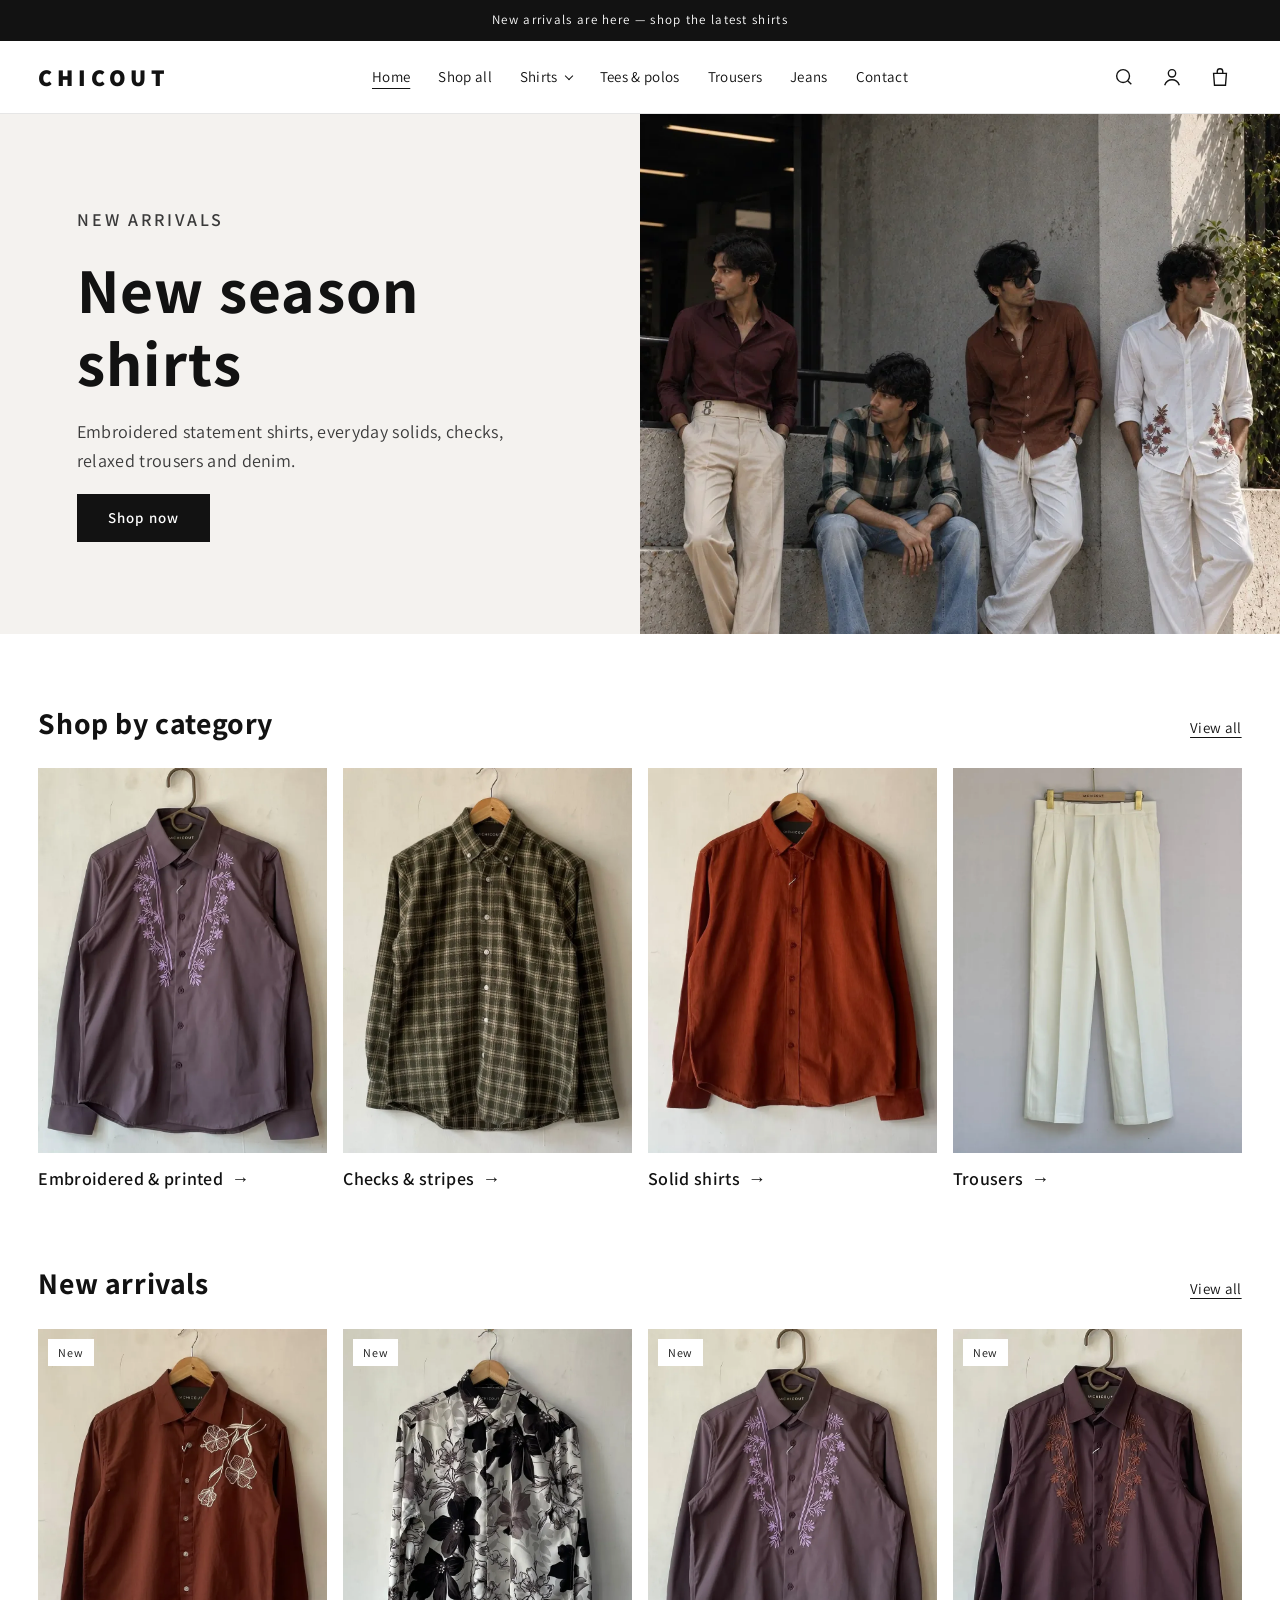
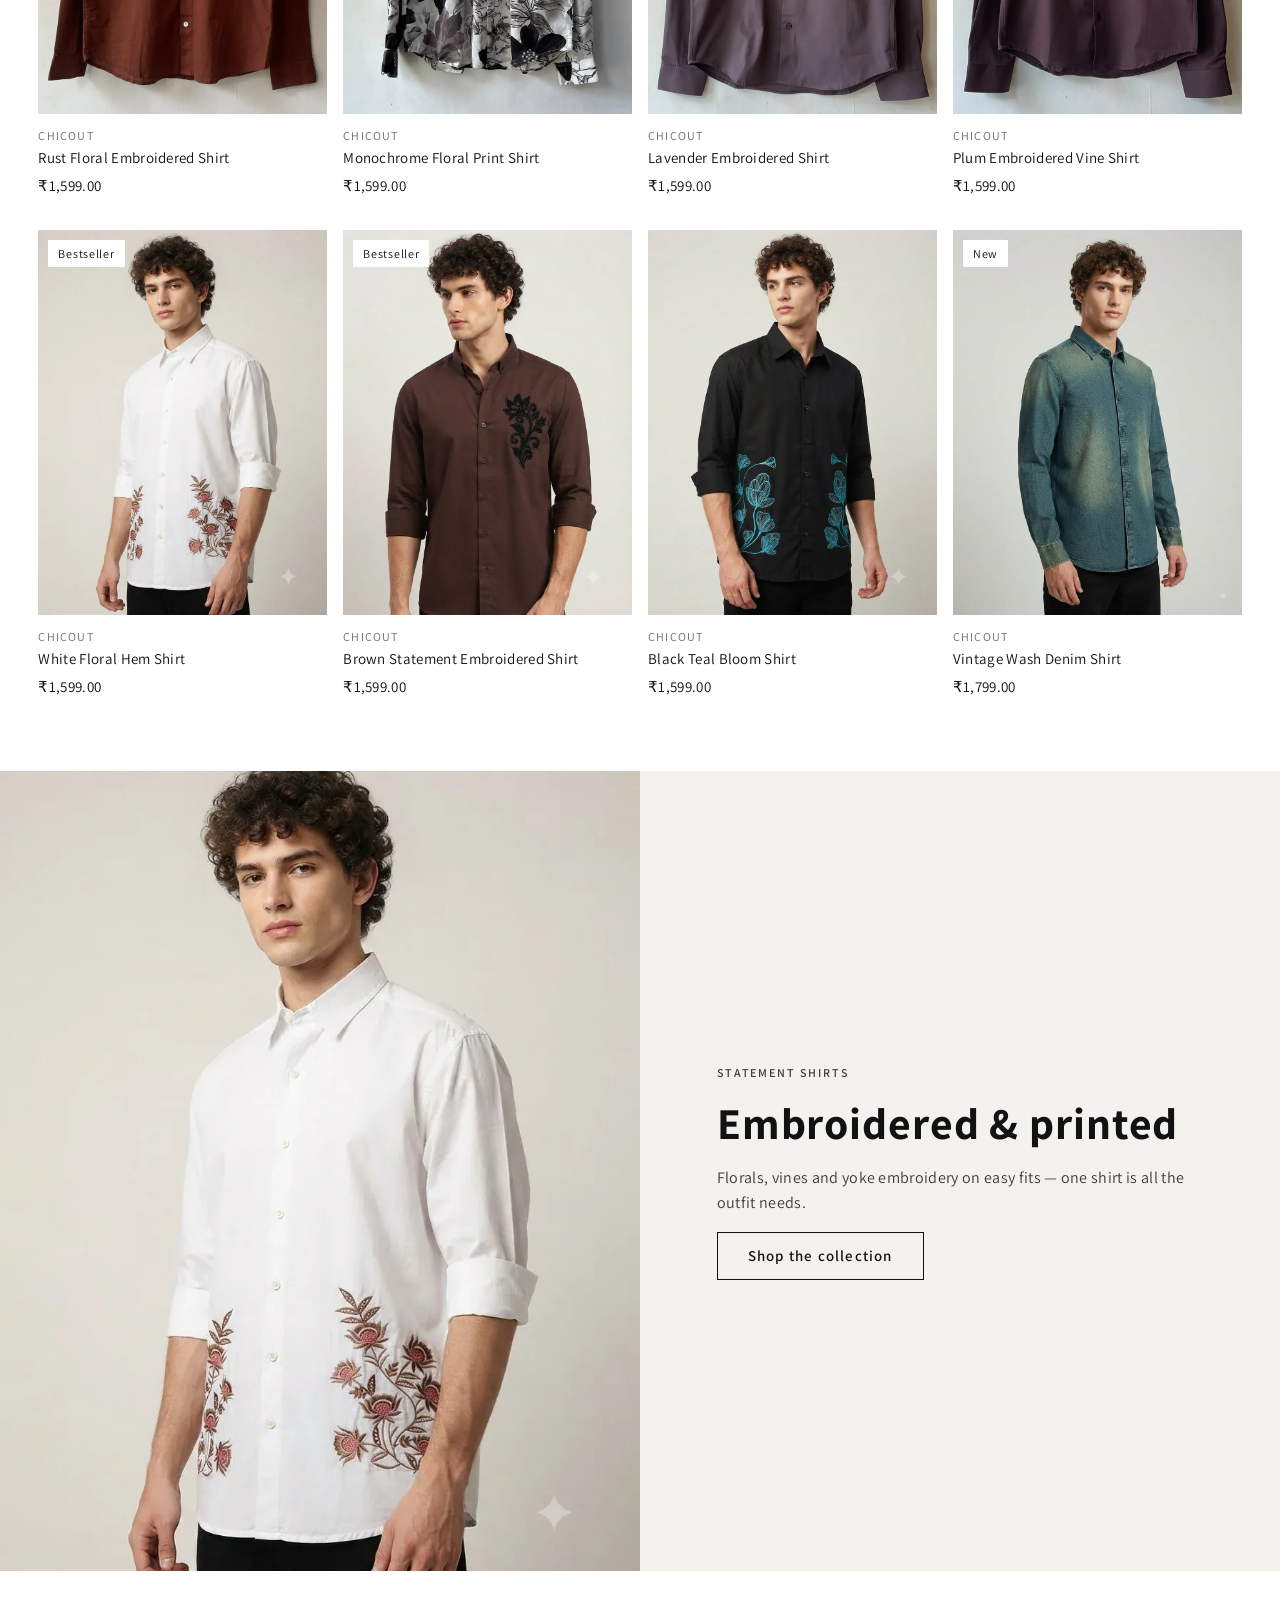
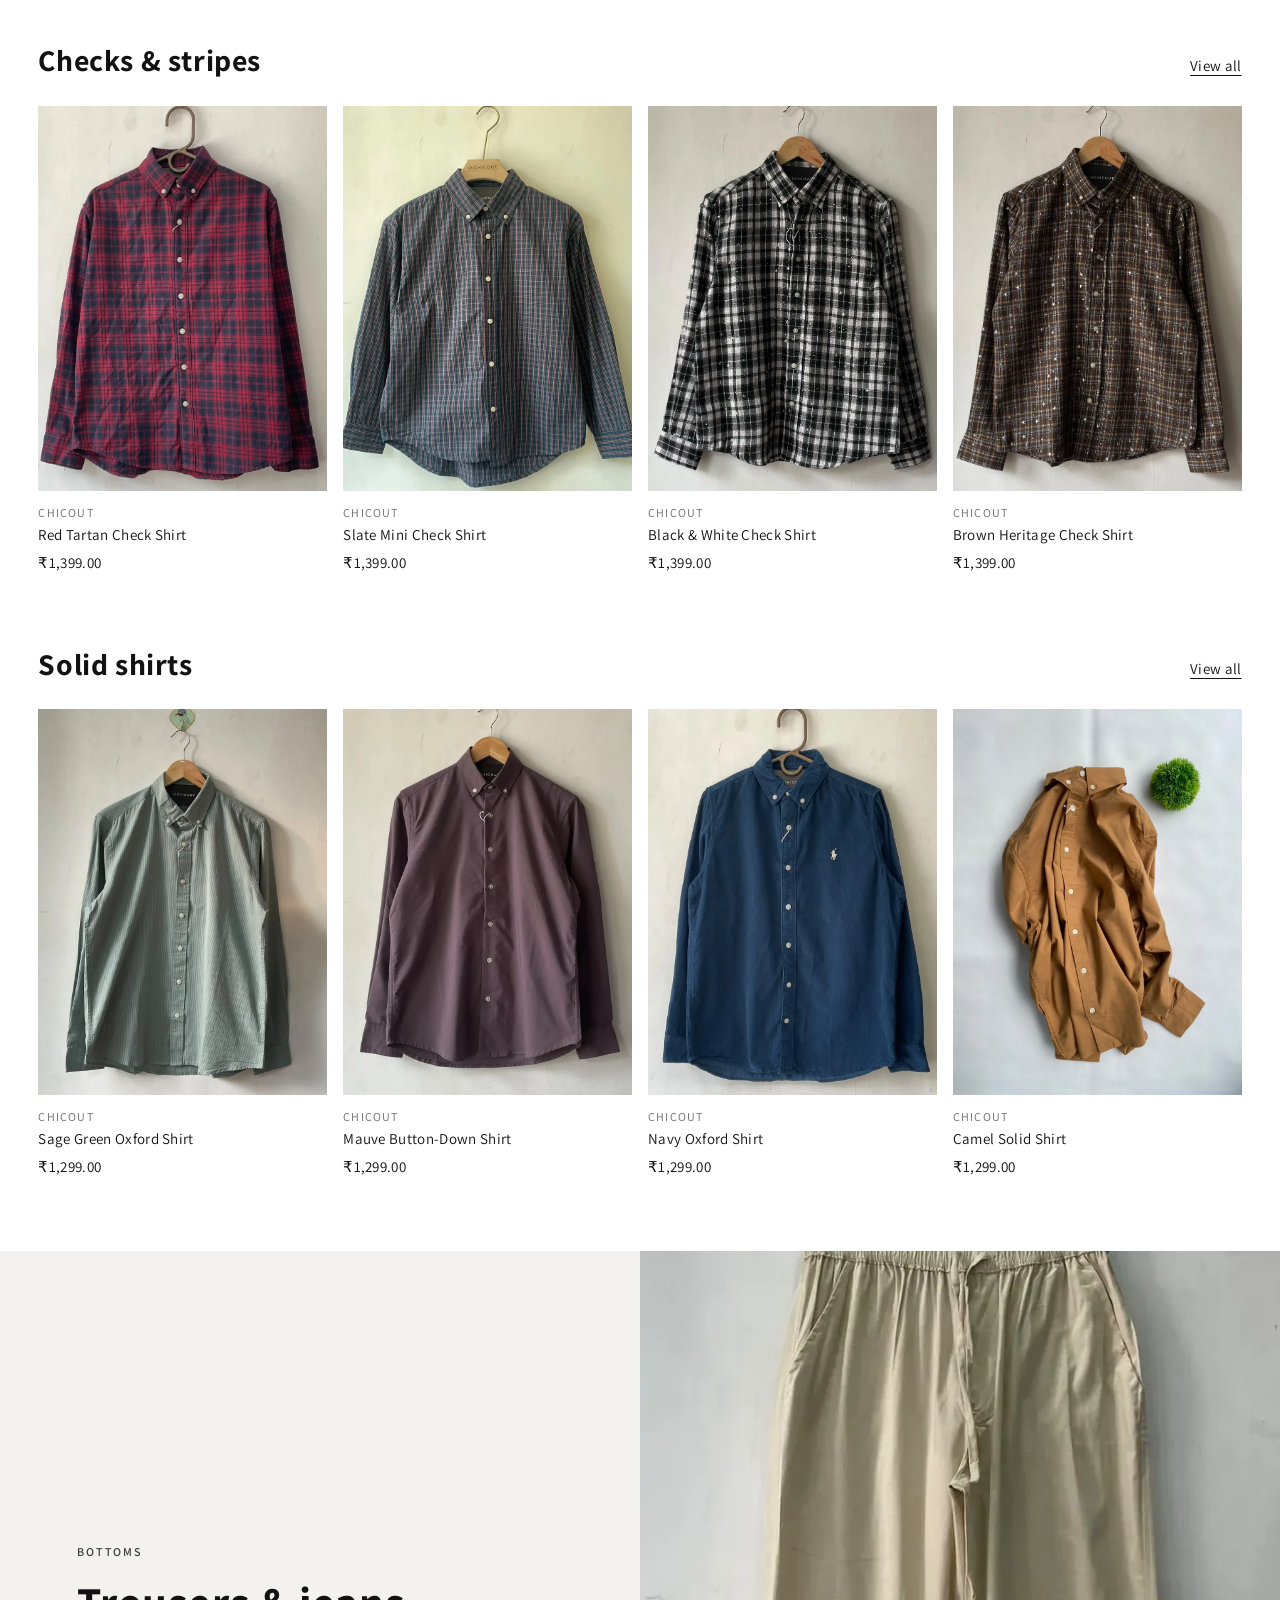
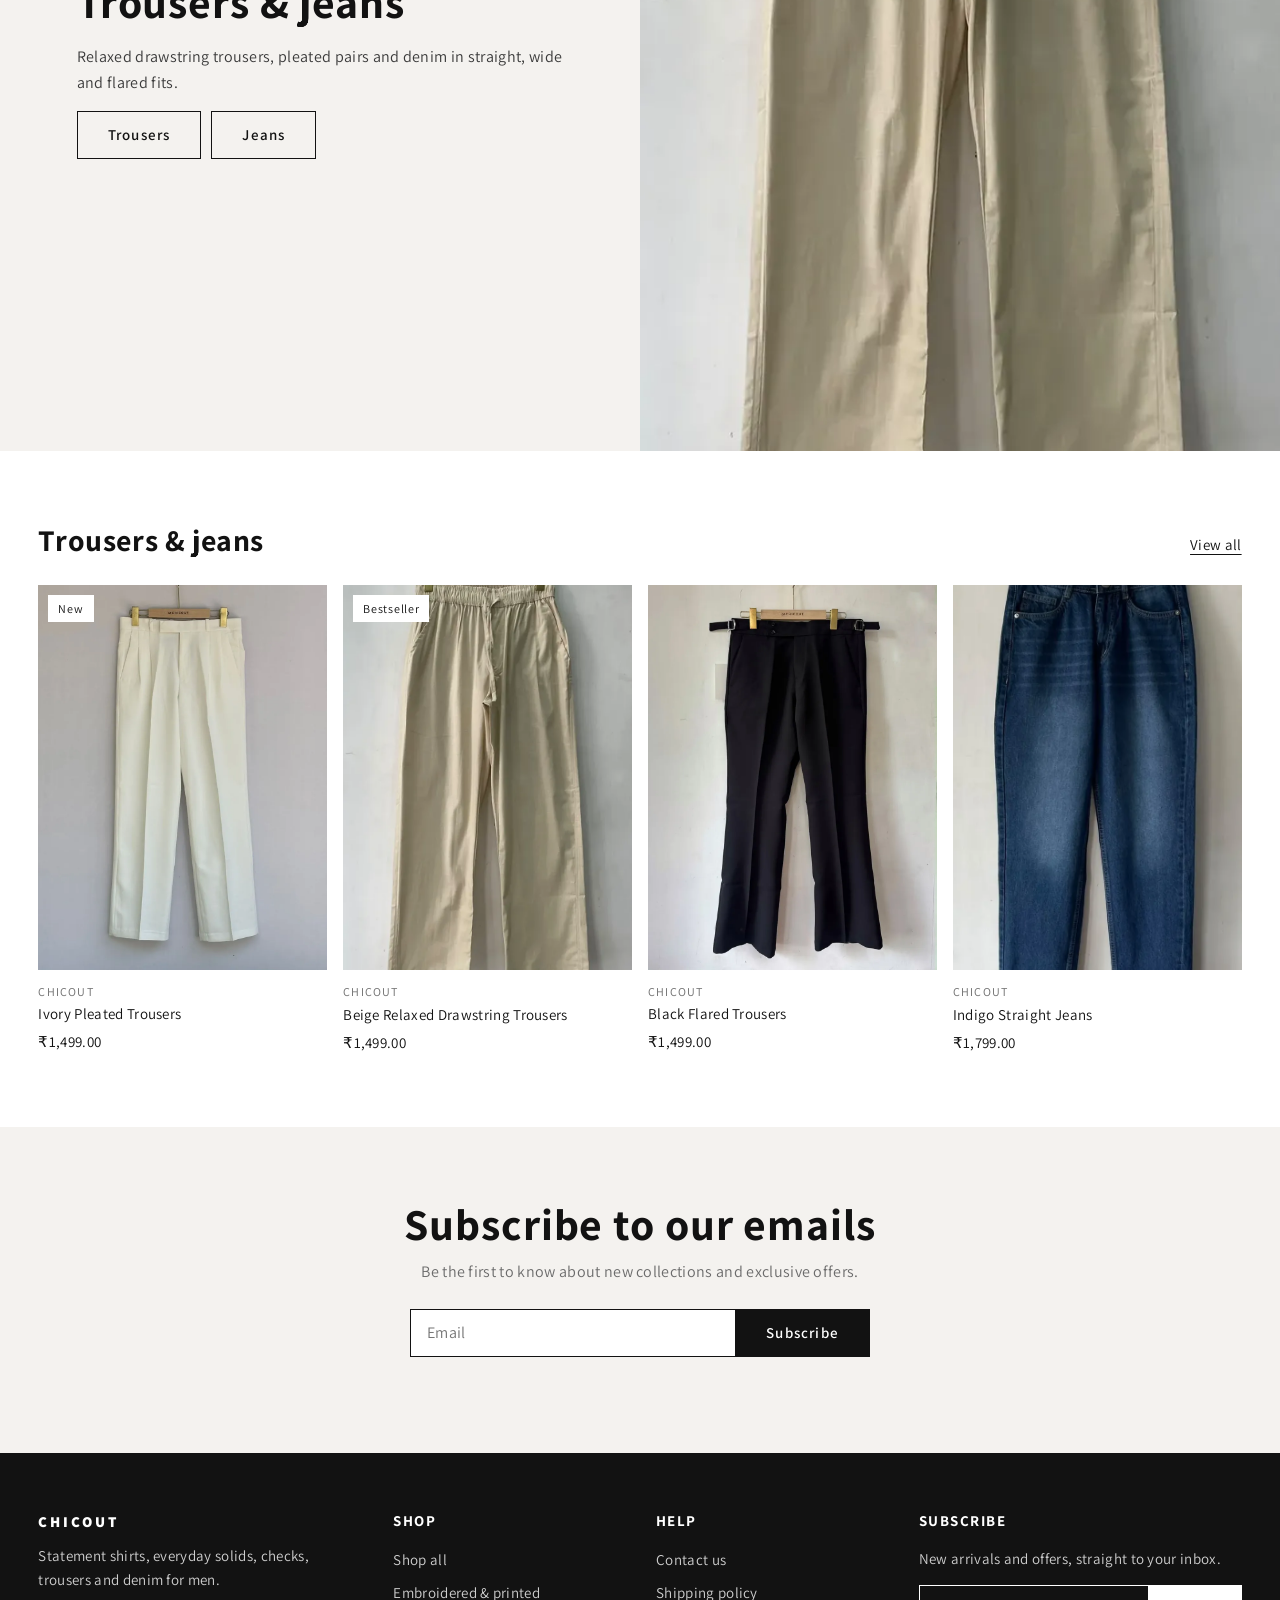
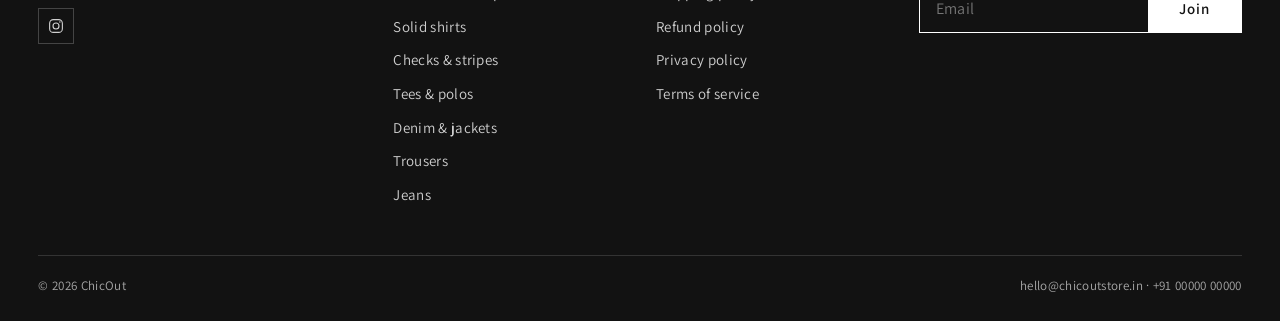
<file: store-theme/html/index.html>
<!DOCTYPE html>
<html lang="en">
<head>
  <meta charset="UTF-8">
  <meta name="viewport" content="width=device-width, initial-scale=1.0">
  <title>ChicOut — Men’s shirts, trousers & denim</title>
  <meta name="description" content="ChicOut — embroidered and solid shirts, checks, trousers and jeans for men. Shop online across India.">
  <link rel="preconnect" href="https://fonts.googleapis.com">
  <link rel="preconnect" href="https://fonts.gstatic.com" crossorigin>
  <link href="https://fonts.googleapis.com/css2?family=Assistant:wght@400;600;700;800&display=swap" rel="stylesheet">
  <link rel="stylesheet" href="assets/store.css">
</head>
<body>
  <div data-header></div>
  <main id="main">
    <section class="hero">
      <div class="hero__content">
        <p class="caption">New arrivals</p>
        <h1 class="h0">New season shirts</h1>
        <p>Embroidered statement shirts, everyday solids, checks, relaxed trousers and denim.</p>
        <a class="button" href="collection.html">Shop now</a>
      </div>
      <div class="hero__media"><img src="assets/img/banner.webp" alt="Men wearing ChicOut shirts and trousers" width="1092" height="1440" fetchpriority="high"></div>
    </section>

    <section class="section">
      <div class="page-width">
        <div class="title-row"><h2 class="h2">Shop by category</h2><a class="link" href="collection.html">View all</a></div>
        <div class="collection-list">
        <a class="collection-card" href="collection.html?c=designer">
          <div class="collection-card__media"><img src="assets/img/products/lavender-embroidered-shirt.webp" alt="Embroidered & printed" loading="lazy" width="900" height="1200"></div>
          <span class="collection-card__title">Embroidered & printed</span>
        </a>
        <a class="collection-card" href="collection.html?c=checks">
          <div class="collection-card__media"><img src="assets/img/products/olive-check-shirt.webp" alt="Checks & stripes" loading="lazy" width="900" height="1200"></div>
          <span class="collection-card__title">Checks & stripes</span>
        </a>
        <a class="collection-card" href="collection.html?c=solid">
          <div class="collection-card__media"><img src="assets/img/products/rust-orange-shirt.webp" alt="Solid shirts" loading="lazy" width="900" height="1200"></div>
          <span class="collection-card__title">Solid shirts</span>
        </a>
        <a class="collection-card" href="collection.html?c=trousers">
          <div class="collection-card__media"><img src="assets/img/products/ivory-pleated-trousers.webp" alt="Trousers" loading="lazy" width="900" height="1200"></div>
          <span class="collection-card__title">Trousers</span>
        </a>
        </div>
      </div>
    </section>

    <section class="section" style="padding-top:0">
      <div class="page-width">
        <div class="title-row"><h2 class="h2">New arrivals</h2><a class="link" href="collection.html?c=designer">View all</a></div>
        <ul class="product-grid" data-product-grid data-ids="rust-floral-embroidered-shirt,monochrome-floral-print-shirt,lavender-embroidered-shirt,plum-embroidered-vine-shirt,white-floral-hem-shirt,brown-statement-embroidered-shirt,black-teal-bloom-shirt,vintage-wash-denim-shirt"></ul>
      </div>
    </section>

    <section class="image-with-text">
      <div class="image-with-text__media"><img src="assets/img/products/white-floral-hem-shirt.webp" alt="White Floral Hem Shirt" loading="lazy" width="900" height="1200"></div>
      <div class="image-with-text__content">
        <p class="caption">Statement shirts</p>
        <h2 class="h1">Embroidered &amp; printed</h2>
        <p>Florals, vines and yoke embroidery on easy fits — one shirt is all the outfit needs.</p>
        <a class="button button--secondary" href="collection.html?c=designer">Shop the collection</a>
      </div>
    </section>

    <section class="section">
      <div class="page-width">
        <div class="title-row"><h2 class="h2">Checks &amp; stripes</h2><a class="link" href="collection.html?c=checks">View all</a></div>
        <ul class="product-grid" data-product-grid data-category="checks" data-limit="4"></ul>
      </div>
    </section>

    <section class="section" style="padding-top:0">
      <div class="page-width">
        <div class="title-row"><h2 class="h2">Solid shirts</h2><a class="link" href="collection.html?c=solid">View all</a></div>
        <ul class="product-grid" data-product-grid data-category="solid" data-limit="4"></ul>
      </div>
    </section>

    <section class="image-with-text image-with-text--reverse">
      <div class="image-with-text__media"><img src="assets/img/products/beige-relaxed-drawstring-trousers.webp" alt="Beige Relaxed Drawstring Trousers" loading="lazy" width="900" height="1200"></div>
      <div class="image-with-text__content">
        <p class="caption">Bottoms</p>
        <h2 class="h1">Trousers &amp; jeans</h2>
        <p>Relaxed drawstring trousers, pleated pairs and denim in straight, wide and flared fits.</p>
        <div style="display:flex;flex-wrap:wrap;gap:10px"><a class="button button--secondary" href="collection.html?c=trousers">Trousers</a><a class="button button--secondary" href="collection.html?c=jeans">Jeans</a></div>
      </div>
    </section>

    <section class="section">
      <div class="page-width">
        <div class="title-row"><h2 class="h2">Trousers &amp; jeans</h2><a class="link" href="collection.html?c=jeans">View all</a></div>
        <ul class="product-grid" data-product-grid data-ids="ivory-pleated-trousers,beige-relaxed-drawstring-trousers,black-flared-trousers,indigo-straight-jeans"></ul>
      </div>
    </section>

    <section class="section section--soft newsletter">
      <div class="page-width">
        <h2 class="h1">Subscribe to our emails</h2>
        <p>Be the first to know about new collections and exclusive offers.</p>
        <form class="newsletter-form" data-newsletter novalidate><label class="visually-hidden" for="nl-email">Email</label>
          <input id="nl-email" type="email" placeholder="Email" required><button class="button" type="submit">Subscribe</button></form>
        <p class="form-message" data-form-message></p>
      </div>
    </section>
  </main>
  <div data-footer></div>
  <script src="assets/products.js"></script>
  <script src="assets/store.js"></script>
</body>
</html>
</file>
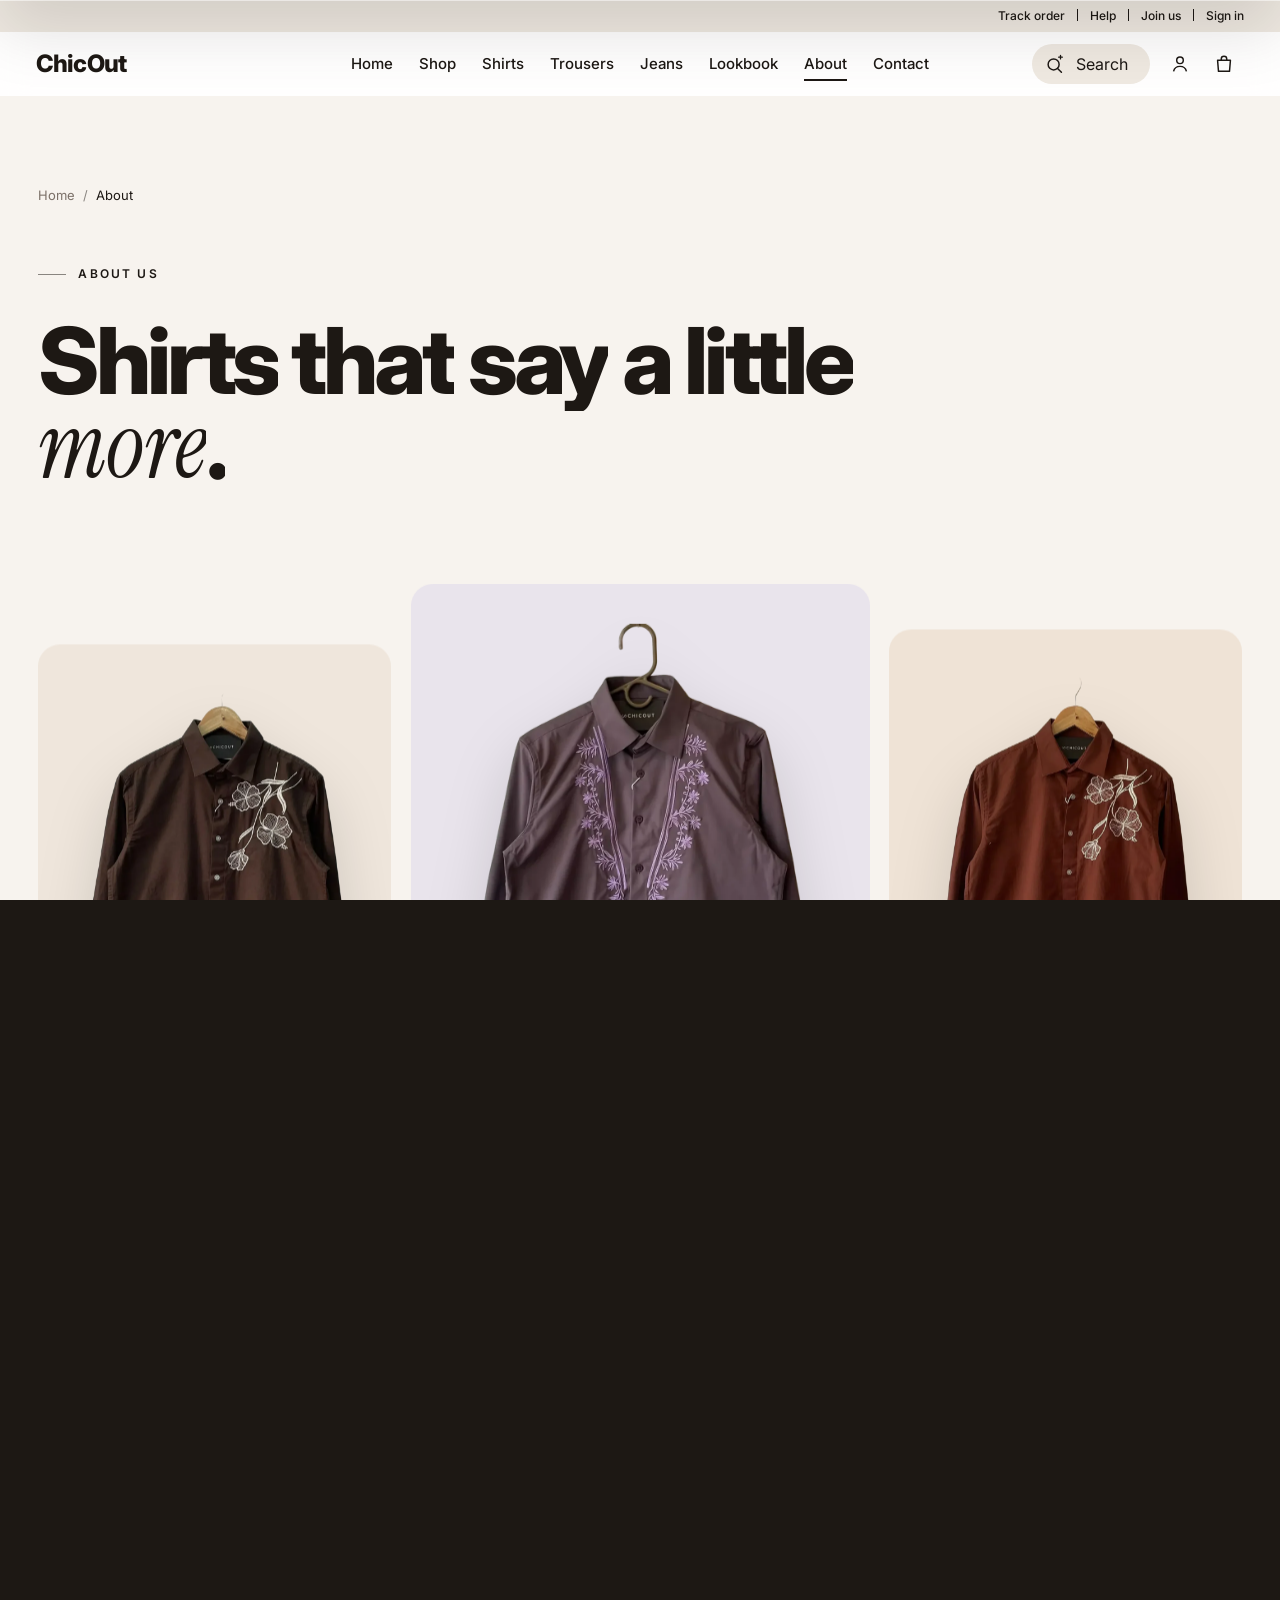
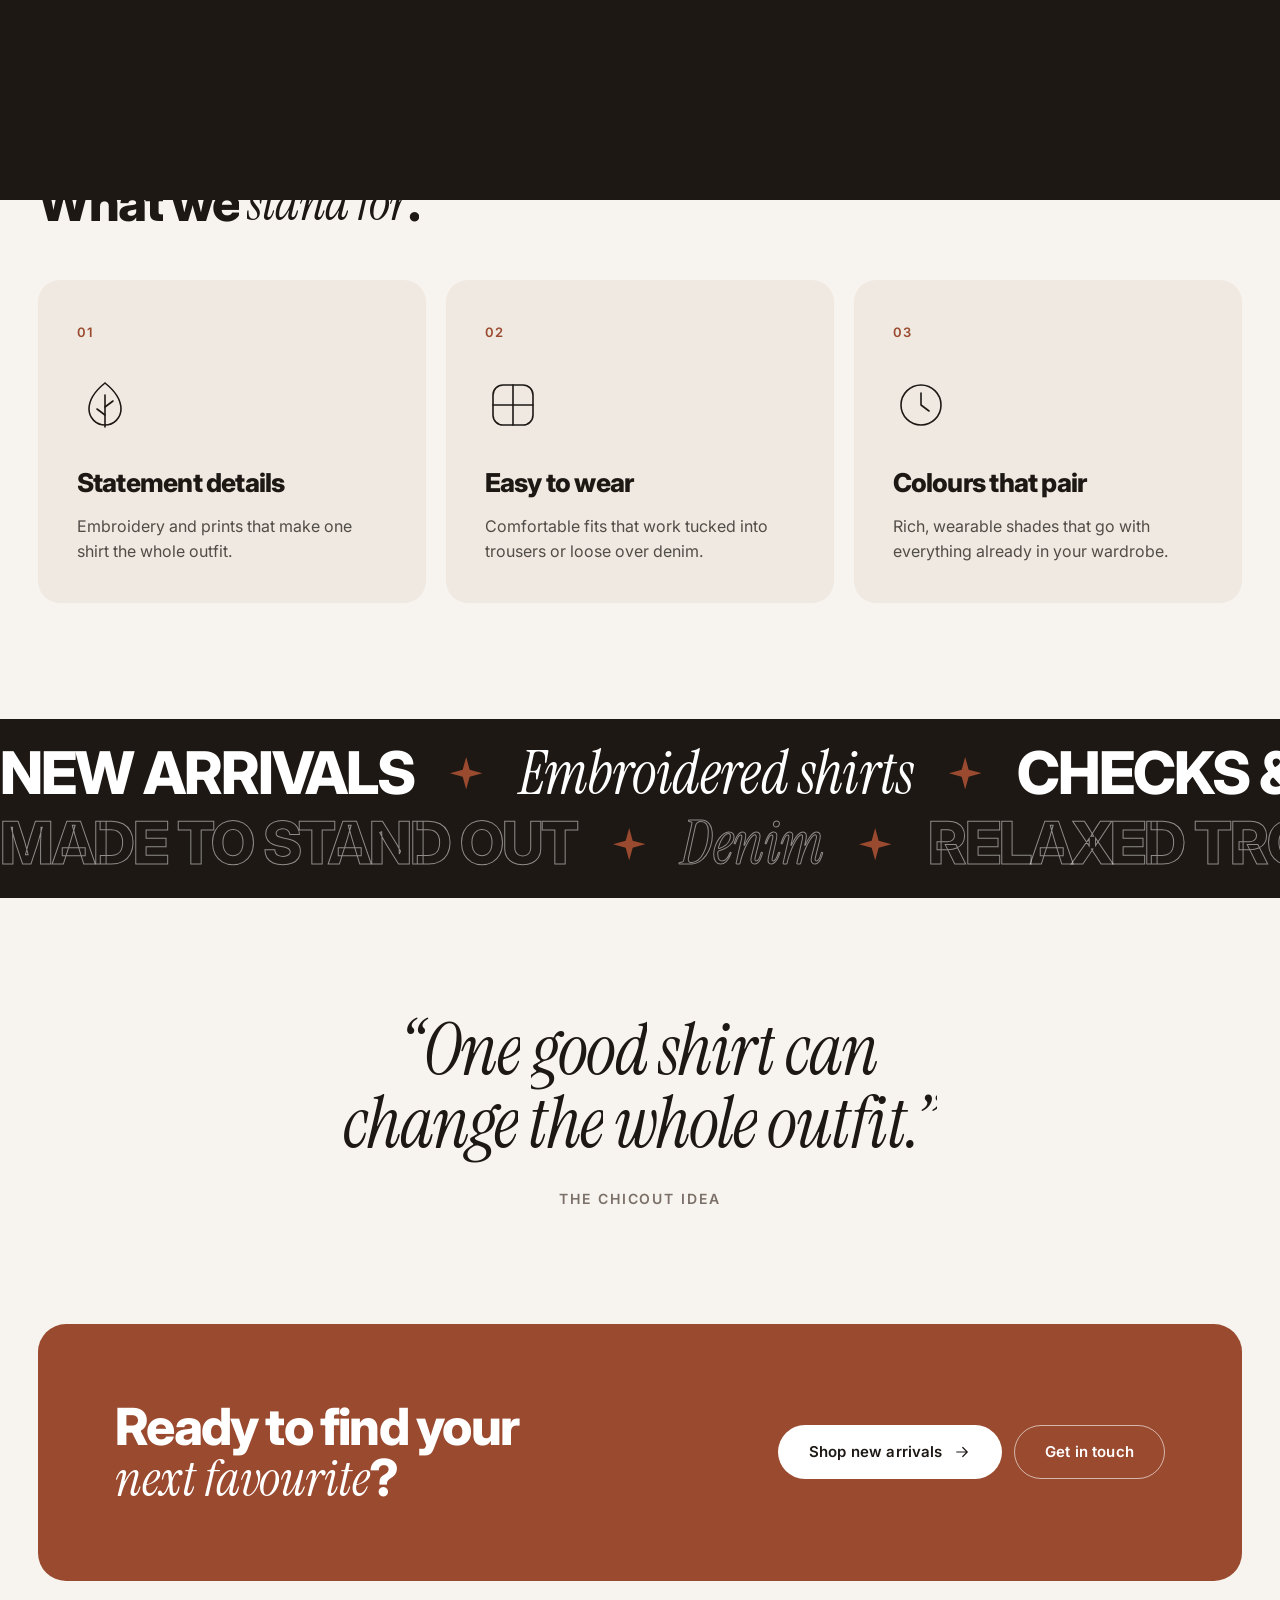
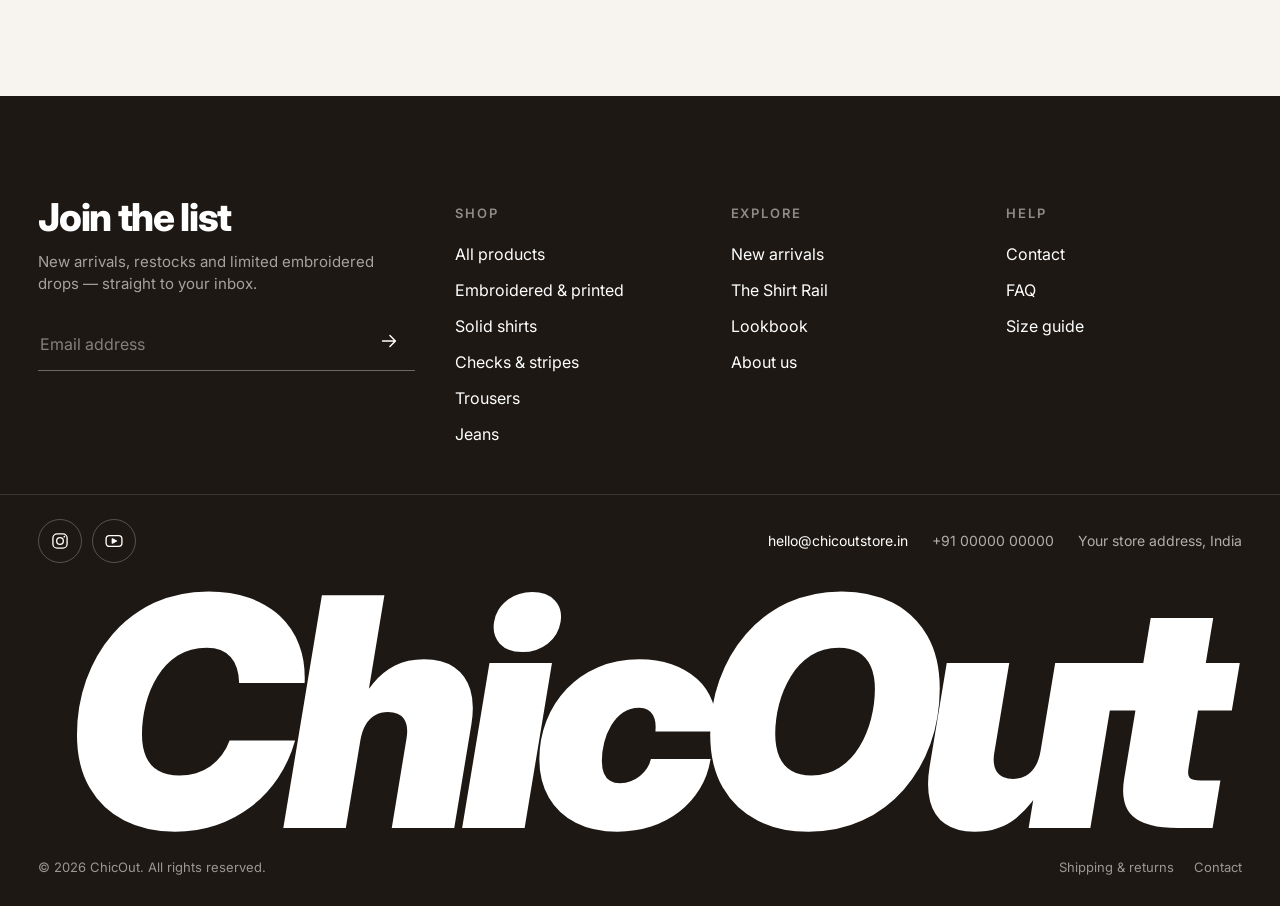
<file: html/about.html>
<!DOCTYPE html>
<html lang="en" data-currency="INR">
<head>
  <meta charset="UTF-8">
  <meta name="viewport" content="width=device-width, initial-scale=1.0">
  <title>About us — ChicOut</title>
  <meta name="description" content="ChicOut makes statement shirts, everyday solids and relaxed trousers for men.">
  <link rel="preconnect" href="https://fonts.googleapis.com">
  <link rel="preconnect" href="https://fonts.gstatic.com" crossorigin>
  <link href="https://fonts.googleapis.com/css2?family=Inter:wght@400;500;600;700;800;900&family=Instrument+Serif:ital@0;1&display=swap" rel="stylesheet">
  <script>document.documentElement.classList.add('motion-ready');</script>
  <link rel="stylesheet" href="assets/base.css">
  <link rel="stylesheet" href="assets/site.css">
  <link rel="stylesheet" href="assets/motion.css">
  <link rel="stylesheet" href="assets/product-grid.css">
  <link rel="stylesheet" href="assets/quick-view.css">
  <link rel="stylesheet" href="assets/pages.css">
  <link rel="stylesheet" href="assets/sections.css">
</head>
<body class="sx">
  <div data-site-header></div>
  <script src="assets/brand.js"></script>
  <script src="assets/site.js"></script>

  <main id="main">

    <section class="about-hero">
      <div class="container">
        <ol class="crumbs" data-reveal style="margin-bottom:48px"><li><a href="index.html">Home</a></li><li aria-current="page">About</li></ol>
        <p class="eyebrow" data-reveal>About us</p>
        <h1 class="display" data-split style="margin-top:24px">Shirts that say a little <em>more</em>.</h1>
      </div>
    </section>

    <div class="about-band" aria-hidden="true">
      <figure data-parallax="0.06" style="--tone:#efe6dc"><img src="assets/img/cutouts/brown-floral-embroidered-shirt.webp" alt="" loading="lazy"></figure>
      <figure data-parallax="-0.04" style="--tone:#e9e4ec"><img src="assets/img/cutouts/lavender-embroidered-shirt.webp" alt="" loading="lazy"></figure>
      <figure data-parallax="0.1" style="--tone:#efe3d6"><img src="assets/img/cutouts/rust-floral-embroidered-shirt.webp" alt="" loading="lazy"></figure>
    </div>

    <section class="section">
      <div class="container story">
        <div class="story-head">
          <p class="eyebrow" data-reveal>Our story</p>
          <h2 class="h2" data-split style="margin-top:18px">Everyday shirts, <em>elevated</em>.</h2>
        </div>
        <div class="story-body" data-reveal-stagger>
          <p data-reveal>ChicOut is a menswear label built around the shirt. From embroidered statement pieces to the solid colours you wear every week, every style is chosen to make getting dressed easy — and a little more interesting.</p>
          <p data-reveal>That means florals, vines and yoke embroidery on easy fits; checks and stripes for the office and the weekend; rich colours like rust, wine and olive; and relaxed trousers and denim to finish the look.</p>
          <p data-reveal>Pick a statement shirt, add relaxed trousers or denim, and you’re done — the whole rail is designed to mix and match.</p>
        </div>
      </div>
    </section>

    <section class="section" style="padding-top:0">
      <div class="container">
        <div class="section-head"><h2 class="h2" data-split>What we <em>stand for</em>.</h2></div>
        <div class="values" data-reveal-stagger>
          <article class="value" data-reveal><span class="value-n">01</span>
            <svg viewBox="0 0 56 56" fill="none" stroke="currentColor" stroke-width="1.6" stroke-linecap="round" stroke-linejoin="round"><path d="M28 6c10 8 16 16 16 26a16 16 0 0 1-32 0C12 22 18 14 28 6Z"/><path d="M28 18v32"/><path d="M28 30l8-6M28 38l-8-6"/></svg>
            <h3>Statement details</h3><p>Embroidery and prints that make one shirt the whole outfit.</p></article>
          <article class="value" data-reveal><span class="value-n">02</span>
            <svg viewBox="0 0 56 56" fill="none" stroke="currentColor" stroke-width="1.6" stroke-linecap="round" stroke-linejoin="round"><rect x="8" y="8" width="40" height="40" rx="10"/><path d="M8 28h40M28 8v40"/></svg>
            <h3>Easy to wear</h3><p>Comfortable fits that work tucked into trousers or loose over denim.</p></article>
          <article class="value" data-reveal><span class="value-n">03</span>
            <svg viewBox="0 0 56 56" fill="none" stroke="currentColor" stroke-width="1.6" stroke-linecap="round" stroke-linejoin="round"><circle cx="28" cy="28" r="20"/><path d="M28 16v12l8 6"/></svg>
            <h3>Colours that pair</h3><p>Rich, wearable shades that go with everything already in your wardrobe.</p></article>
        </div>
      </div>
    </section>

    <section class="mq" aria-label="Highlights" data-marquee></section>

    <section class="section quote">
      <div class="container">
        <blockquote data-split>“One good shirt can change the whole outfit.”</blockquote>
        <cite data-reveal>The ChicOut idea</cite>
      </div>
    </section>

    <section class="section" style="padding-top:0">
      <div class="container">
        <div class="cta-band" data-reveal="scale">
          <h2 class="h2">Ready to find your <em>next favourite</em>?</h2>
          <div style="display:flex;flex-wrap:wrap;gap:12px">
            <a class="btn btn-light" href="shop.html" data-magnetic>Shop new arrivals <svg viewBox="0 0 24 24" fill="none" stroke="currentColor" stroke-width="1.6" stroke-linecap="round" stroke-linejoin="round"><path d="M5 12h14M13 6l6 6-6 6"/></svg></a>
            <a class="btn btn-line" href="contact.html" style="color:#fff;border-color:rgba(255,255,255,.6)">Get in touch</a>
          </div>
        </div>
      </div>
    </section>

  </main>

  <div data-site-footer></div>

  <script src="assets/site-cart.js"></script>
  <script src="assets/motion.js"></script>
  <script src="assets/quick-view.js"></script>
  <script src="assets/data/catalog.js"></script>
  <script src="assets/product-card.js"></script>
  <script src="assets/sections.js"></script>
  <script src="assets/marquee.js"></script>
  <script src="assets/pages.js"></script>
</body>
</html>
</file>
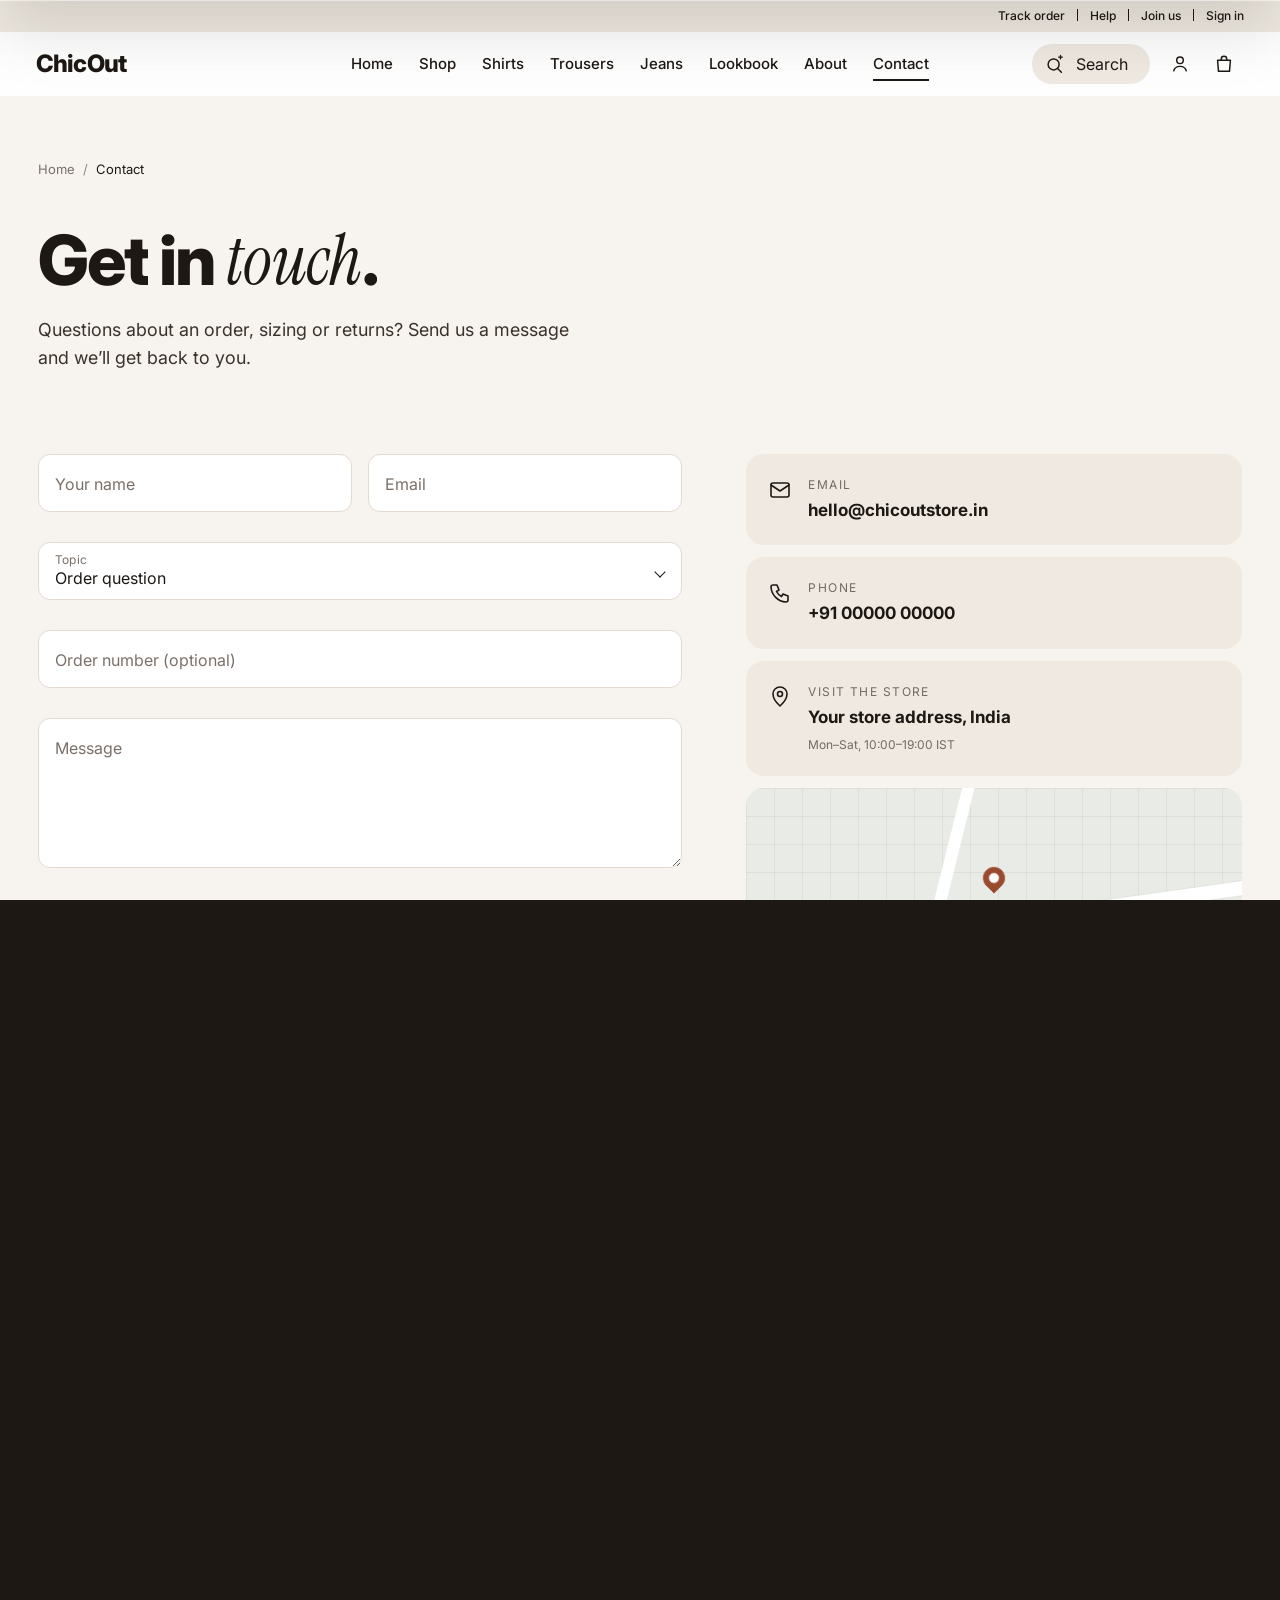
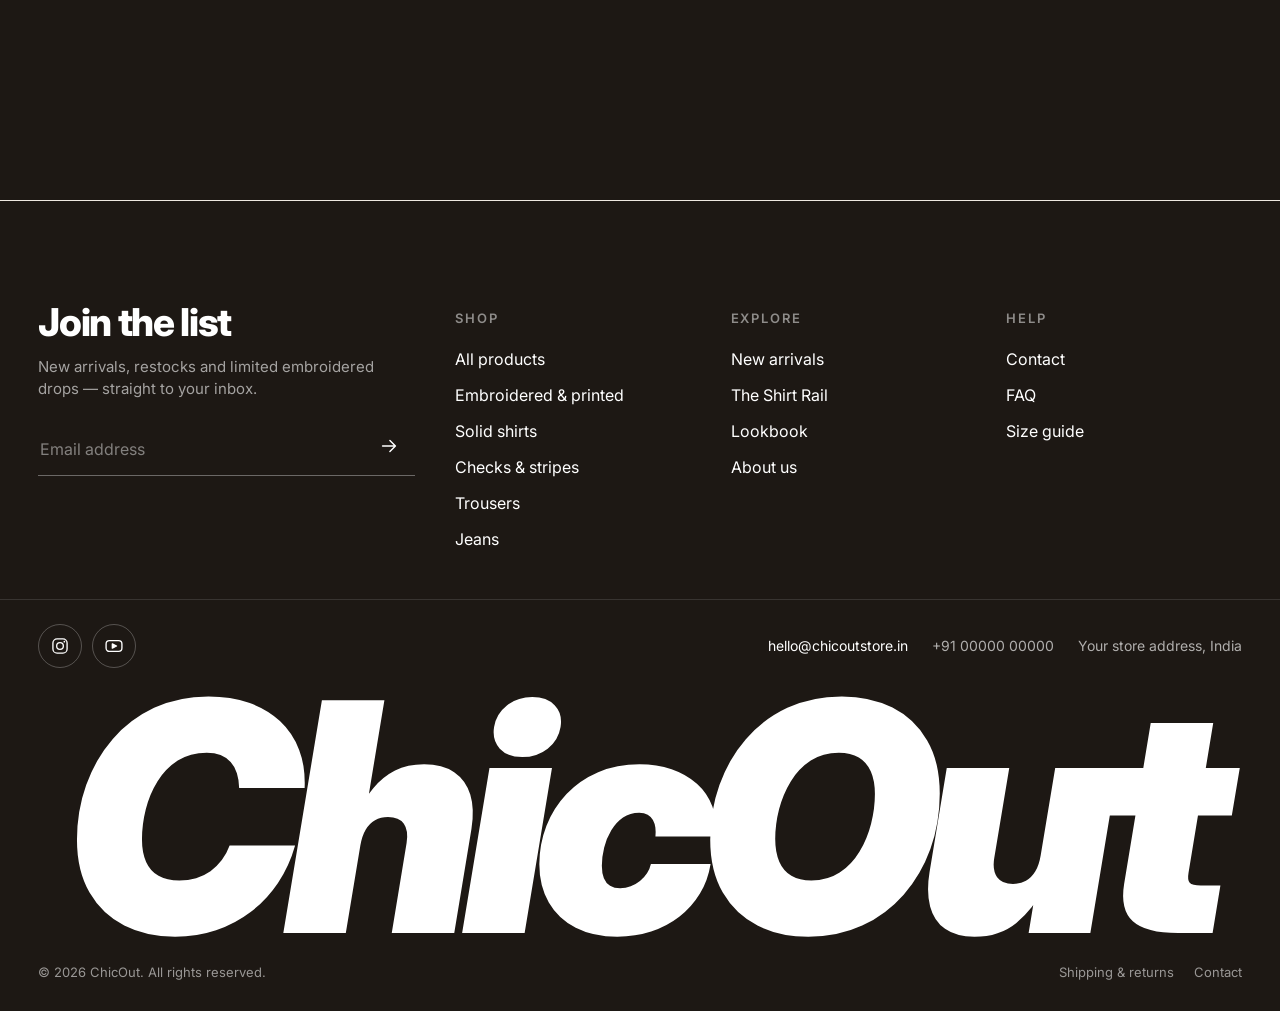
<file: html/contact.html>
<!DOCTYPE html>
<html lang="en" data-currency="INR">
<head>
  <meta charset="UTF-8">
  <meta name="viewport" content="width=device-width, initial-scale=1.0">
  <title>Contact — ChicOut</title>
  <meta name="description" content="Questions about an order, sizing or returns? Get in touch.">
  <link rel="preconnect" href="https://fonts.googleapis.com">
  <link rel="preconnect" href="https://fonts.gstatic.com" crossorigin>
  <link href="https://fonts.googleapis.com/css2?family=Inter:wght@400;500;600;700;800;900&family=Instrument+Serif:ital@0;1&display=swap" rel="stylesheet">
  <script>document.documentElement.classList.add('motion-ready');</script>
  <link rel="stylesheet" href="assets/base.css">
  <link rel="stylesheet" href="assets/site.css">
  <link rel="stylesheet" href="assets/motion.css">
  <link rel="stylesheet" href="assets/product-grid.css">
  <link rel="stylesheet" href="assets/quick-view.css">
  <link rel="stylesheet" href="assets/pages.css">
</head>
<body class="sx">
  <div data-site-header></div>
  <script src="assets/brand.js"></script>
  <script src="assets/site.js"></script>

  <main id="main" data-page="contact">

    <section class="page-hero">
      <div class="container">
        <ol class="crumbs" data-reveal><li><a href="index.html">Home</a></li><li aria-current="page">Contact</li></ol>
        <h1 class="h1" data-split>Get in <em>touch</em>.</h1>
        <p class="lead" data-reveal style="--rd:.2s">Questions about an order, sizing or returns? Send us a message and we’ll get back to you.</p>
      </div>
    </section>

    <section class="container" style="padding-bottom:clamp(80px,9vw,140px)">
      <div class="contact-grid">
        <div data-reveal>
          <form class="contact-form" data-contact-form novalidate>
            <div class="field"><input id="cf-name" name="name" type="text" placeholder=" " autocomplete="name"><label for="cf-name">Your name</label><span class="field-err"></span></div>
            <div class="field"><input id="cf-email" name="email" type="email" placeholder=" " autocomplete="email"><label for="cf-email">Email</label><span class="field-err"></span></div>
            <div class="field field-select full"><select id="cf-topic" name="topic"><option>Order question</option><option>Sizing &amp; fit</option><option>Returns &amp; exchanges</option><option>Bulk orders</option><option>Something else</option></select><label for="cf-topic">Topic</label><span class="field-err"></span></div>
            <div class="field full"><input id="cf-order" name="order" type="text" placeholder=" "><label for="cf-order">Order number (optional)</label><span class="field-err"></span></div>
            <div class="field full"><textarea id="cf-msg" name="message" placeholder=" "></textarea><label for="cf-msg">Message</label><span class="field-err"></span></div>
            <label class="check full"><input type="checkbox" name="news"> Also send me news about new arrivals</label>
            <button type="submit" class="btn btn-dark full" data-magnetic="0.15"><span>Send message</span><svg viewBox="0 0 24 24" fill="none" stroke="currentColor" stroke-width="1.6" stroke-linecap="round" stroke-linejoin="round"><path d="M5 12h14M13 6l6 6-6 6"/></svg></button>
          </form>
          <div class="contact-done" data-contact-done aria-live="polite">
            <svg viewBox="0 0 72 72" fill="none" stroke="currentColor" stroke-width="2.5" stroke-linecap="round" stroke-linejoin="round"><circle cx="36" cy="36" r="33"/><path d="M22 37l10 10 19-21"/></svg>
            <h2>Thanks, <span data-done-name></span>!</h2>
            <p>Your message is on its way. We’ll reply by email.</p>
          </div>
        </div>
        <aside class="contact-side" id="visit" data-reveal-stagger>
          <a class="info-card" href="#" data-reveal><svg viewBox="0 0 24 24" fill="none" stroke="currentColor" stroke-width="1.6" stroke-linecap="round" stroke-linejoin="round"><rect x="3" y="5" width="18" height="14" rx="2"/><path d="m3 7 9 6 9-6"/></svg><span><small>Email</small><strong data-brand="email"></strong></span></a>
          <a class="info-card" href="#" data-reveal><svg viewBox="0 0 24 24" fill="none" stroke="currentColor" stroke-width="1.6" stroke-linecap="round" stroke-linejoin="round"><path d="M5 4h4l2 5-2.5 1.5a11 11 0 0 0 5 5L15 13l5 2v4a2 2 0 0 1-2 2A16 16 0 0 1 3 6a2 2 0 0 1 2-2"/></svg><span><small>Phone</small><strong data-brand="phone"></strong></span></a>
          <div class="info-card" data-reveal><svg viewBox="0 0 24 24" fill="none" stroke="currentColor" stroke-width="1.6" stroke-linecap="round" stroke-linejoin="round"><path d="M12 21s-7-6.2-7-12a7 7 0 0 1 14 0c0 5.8-7 12-7 12Z"/><circle cx="12" cy="9" r="2.5"/></svg><span><small>Visit the store</small><strong data-brand="address"></strong><small style="margin-top:6px;text-transform:none;letter-spacing:0" data-brand="hours"></small></span></div>
          <div class="map" data-reveal aria-hidden="true"><span class="map-pulse"></span><span class="map-pin"></span></div>
        </aside>
      </div>
    </section>

    <section class="section" id="faq" style="background:var(--mist)">
      <div class="container faq-wrap">
        <div>
          <p class="eyebrow" data-reveal>FAQ</p>
          <h2 class="h2" data-split style="margin-top:18px">Good <em>questions</em>.</h2>
          <p class="lead" data-reveal style="margin-top:18px">Can’t find what you need? Use the form above and we’ll help.</p>
        </div>
        <div class="acc" data-reveal-stagger>
            <div class="acc-item is-open" data-reveal><button type="button" class="acc-btn" aria-expanded="true">How do I choose a size?<span class="acc-icon" aria-hidden="true"></span></button><div class="acc-panel"><div><p>Shirts, tees and polos come in S to XXL; trousers and jeans by waist size (28–36). Each product page has a size guide — if you’re between sizes, take the larger one for a relaxed fit.</p></div></div></div>
            <div class="acc-item" data-reveal><button type="button" class="acc-btn" aria-expanded="false">When will my order ship?<span class="acc-icon" aria-hidden="true"></span></button><div class="acc-panel"><div><p>Orders are prepared as quickly as possible. Delivery options and estimated times are shown at checkout.</p></div></div></div>
            <div class="acc-item" data-reveal><button type="button" class="acc-btn" aria-expanded="false">Can I return or exchange?<span class="acc-icon" aria-hidden="true"></span></button><div class="acc-panel"><div><p>Yes — see the store’s refund policy for the return window and conditions, then contact us to start a return.</p></div></div></div>
            <div class="acc-item" data-reveal><button type="button" class="acc-btn" aria-expanded="false">How should I care for embroidered shirts?<span class="acc-icon" aria-hidden="true"></span></button><div class="acc-panel"><div><p>Wash cold and inside out with similar colours, dry in the shade and iron on the reverse so the embroidery stays crisp. Check each product’s care details.</p></div></div></div>
            <div class="acc-item" data-reveal><button type="button" class="acc-btn" aria-expanded="false">Do you restock sold-out items?<span class="acc-icon" aria-hidden="true"></span></button><div class="acc-panel"><div><p>Popular pieces often come back. Join the ChicOut list to hear about restocks first.</p></div></div></div>
        </div>
      </div>
    </section>

  </main>

  <div data-site-footer></div>

  <script src="assets/site-cart.js"></script>
  <script src="assets/motion.js"></script>
  <script src="assets/quick-view.js"></script>
  <script src="assets/data/catalog.js"></script>
  <script src="assets/product-card.js"></script>
  <script src="assets/sections.js"></script>
  <script src="assets/pages.js"></script>
</body>
</html>
</file>
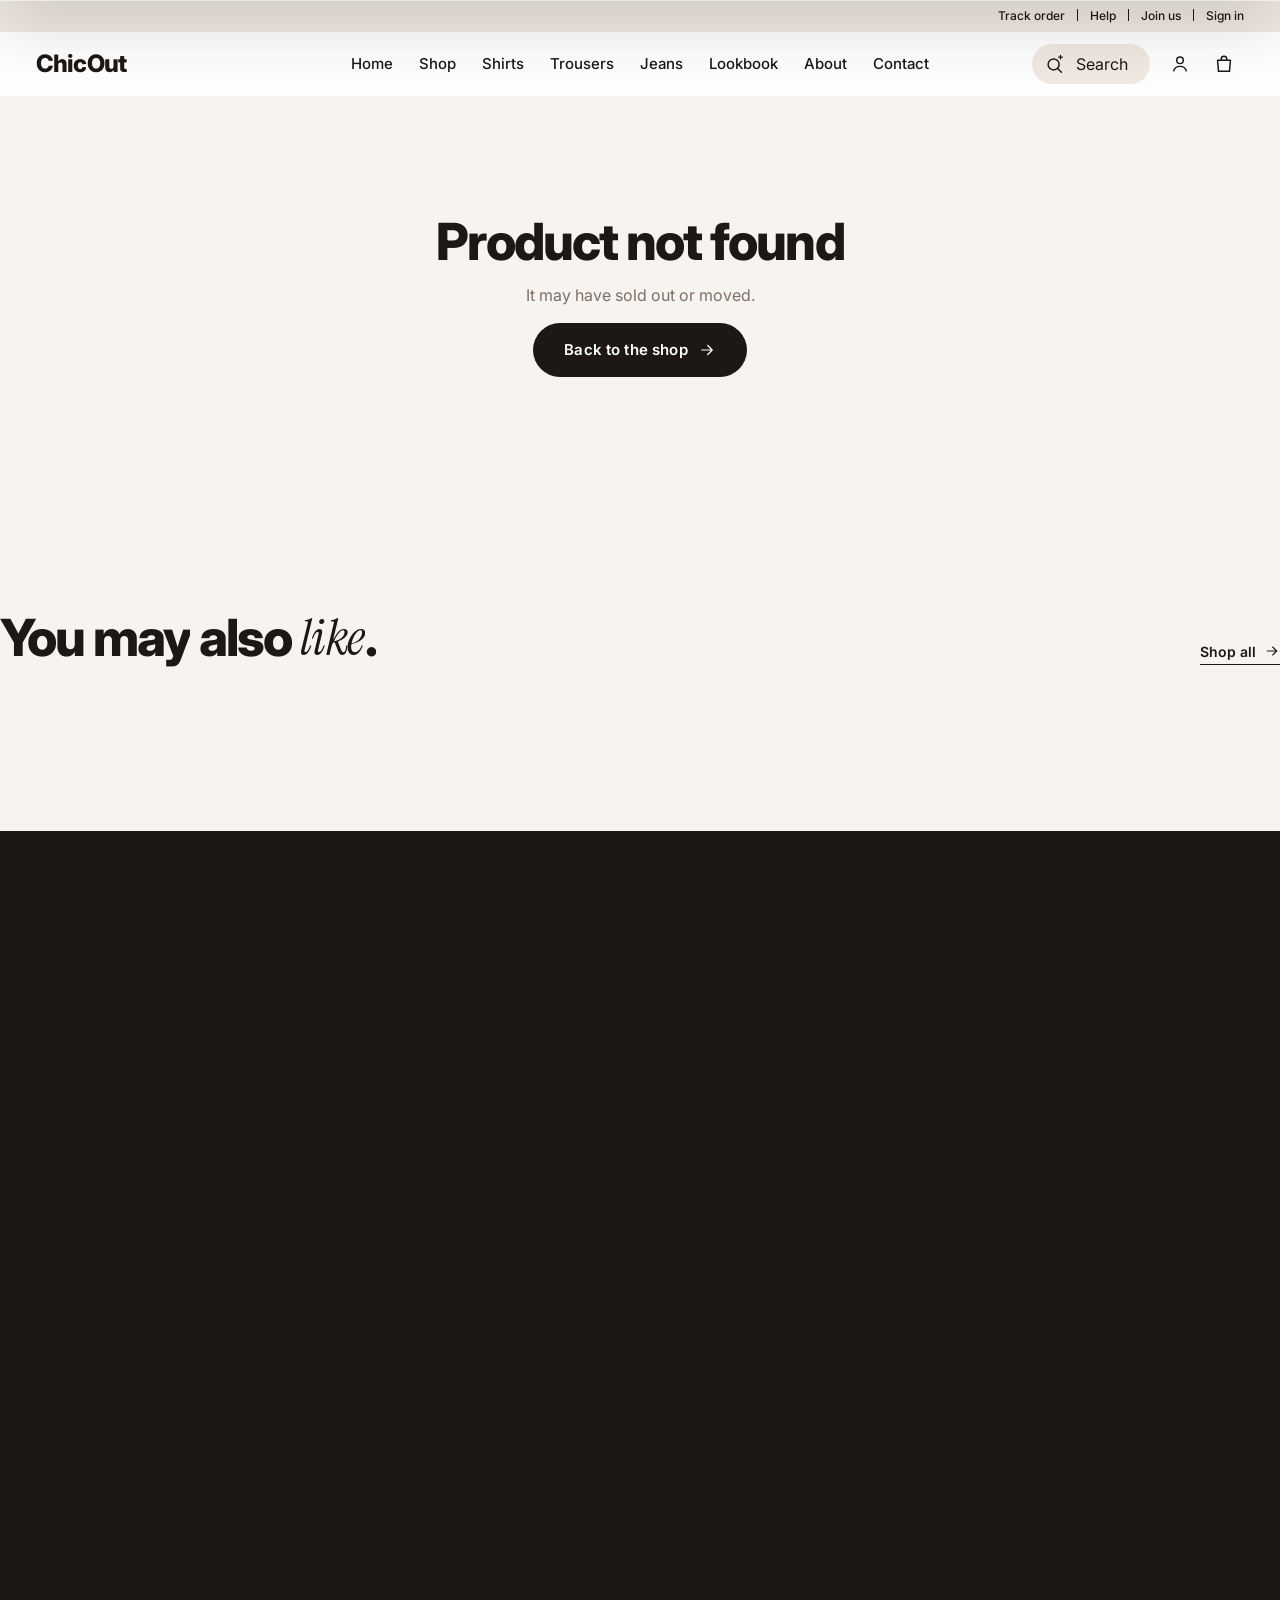
<file: html/product.html>
<!DOCTYPE html>
<html lang="en" data-currency="INR">
<head>
  <meta charset="UTF-8">
  <meta name="viewport" content="width=device-width, initial-scale=1.0">
  <title>Product — ChicOut</title>
  <meta name="description" content="Product details.">
  <link rel="preconnect" href="https://fonts.googleapis.com">
  <link rel="preconnect" href="https://fonts.gstatic.com" crossorigin>
  <link href="https://fonts.googleapis.com/css2?family=Inter:wght@400;500;600;700;800;900&family=Instrument+Serif:ital@0;1&display=swap" rel="stylesheet">
  <script>document.documentElement.classList.add('motion-ready');</script>
  <link rel="stylesheet" href="assets/base.css">
  <link rel="stylesheet" href="assets/site.css">
  <link rel="stylesheet" href="assets/motion.css">
  <link rel="stylesheet" href="assets/product-grid.css">
  <link rel="stylesheet" href="assets/quick-view.css">
  <link rel="stylesheet" href="assets/pages.css">
</head>
<body class="sx">
  <div data-site-header></div>
  <script src="assets/brand.js"></script>
  <script src="assets/site.js"></script>

  <main id="main" data-page="product">

    <div class="container pdp" data-pdp>
      <ol class="crumbs"><li><a href="index.html">Home</a></li><li><a href="shop.html">Shop</a></li><li data-pdp-crumb-cat></li><li aria-current="page" data-pdp-crumb-name></li></ol>
      <div class="pdp-grid">
        <div class="pdp-gallery" data-reveal>
          <div class="pdp-thumbs" data-pdp-thumbs></div>
          <div>
            <div class="pdp-main" data-pdp-main data-cursor="Zoom">
              <img data-pdp-img alt="">
              <span class="pdp-hint">Click to zoom</span>
            </div>
            <div class="pdp-dots" data-pdp-dots></div>
          </div>
        </div>
        <div class="pdp-info" data-reveal style="--rd:.1s">
          <p class="pdp-cat" data-pdp-cat></p>
          <h1 class="pdp-name" data-pdp-name></h1>
          <p class="pdp-price" data-pdp-price></p>
          <p class="pdp-desc" data-pdp-desc></p>
          <div class="pdp-opt" data-pdp-opt>
            <div class="pdp-opt-head"><span data-pdp-opt-label>Select size</span><button type="button" data-sg-open>Size guide</button></div>
            <div class="pdp-sizes" data-pdp-sizes role="group" aria-label="Size"></div>
          </div>
          <div class="pdp-buy">
            <div class="qty" aria-label="Quantity"><button type="button" data-qty-step="-1" aria-label="Decrease quantity">−</button><output data-qty-out>1</output><button type="button" data-qty-step="1" aria-label="Increase quantity">+</button></div>
            <button type="button" class="btn btn-dark pdp-add" data-pdp-add data-magnetic="0.12"><span>Add to bag</span></button>
          </div>
          <p class="pdp-msg" data-pdp-msg aria-live="polite"></p>
          <ul class="pdp-perks">
            <li><svg viewBox="0 0 24 24" fill="none" stroke="currentColor" stroke-width="1.6" stroke-linecap="round" stroke-linejoin="round"><path d="M3 7h13l5 5v5h-4"/><path d="M3 7v10h3"/><circle cx="8" cy="18" r="2"/><circle cx="18" cy="18" r="2"/><path d="M10 18h6"/></svg>Shipping options shown at checkout</li>
            <li><svg viewBox="0 0 24 24" fill="none" stroke="currentColor" stroke-width="1.6" stroke-linecap="round" stroke-linejoin="round"><rect x="4" y="10" width="16" height="11" rx="2"/><path d="M8 10V7a4 4 0 0 1 8 0v3"/></svg>Secure checkout on Shopify</li>
          </ul>
          <div class="acc">
            <div class="acc-item is-open"><button type="button" class="acc-btn" aria-expanded="true">Details &amp; care<span class="acc-icon" aria-hidden="true"></span></button><div class="acc-panel"><div data-pdp-details></div></div></div>
            <div class="acc-item"><button type="button" class="acc-btn" aria-expanded="false">Shipping &amp; returns<span class="acc-icon" aria-hidden="true"></span></button><div class="acc-panel"><div><p>Delivery options and costs are shown at checkout. See the store’s <a href="https://chicoutstore.in/policies/refund-policy">refund policy</a> for returns.</p></div></div></div>
          </div>
          <p style="margin-top:22px"><a class="link-arrow" data-pdp-store href="#">View on the Shopify store <svg viewBox="0 0 24 24" fill="none" stroke="currentColor" stroke-width="1.6" stroke-linecap="round" stroke-linejoin="round"><path d="M5 12h14M13 6l6 6-6 6"/></svg></a></p>
        </div>
      </div>
    </div>

    <section class="section container">
      <div class="section-head">
        <h2 class="h2" data-split>You may also <em>like</em>.</h2>
        <a class="link-arrow" href="shop.html" data-reveal>Shop all <svg viewBox="0 0 24 24" fill="none" stroke="currentColor" stroke-width="1.6" stroke-linecap="round" stroke-linejoin="round"><path d="M5 12h14M13 6l6 6-6 6"/></svg></a>
      </div>
      <div class="pc-grid" data-pdp-related></div>
    </section>

    <div class="pdp-sticky" data-pdp-sticky>
      <img alt=""><div><strong></strong><span></span></div>
      <button type="button" class="btn btn-dark"><span>Add to bag</span></button>
    </div>

    <div class="sg" data-size-guide aria-hidden="true" role="dialog" aria-modal="true" aria-label="Size guide">
      <div class="sg-scrim" data-sg-close></div>
      <div class="sg-card">
        <button type="button" class="icon-btn" data-sg-close aria-label="Close size guide"><svg viewBox="0 0 24 24" fill="none" stroke="currentColor" stroke-width="1.6" stroke-linecap="round"><path d="M6 6l12 12M18 6 6 18"/></svg></button>
        <h2>Size guide</h2>
        <div data-sg-body></div>
      </div>
    </div>

  </main>

  <div data-site-footer></div>

  <script src="assets/site-cart.js"></script>
  <script src="assets/motion.js"></script>
  <script src="assets/quick-view.js"></script>
  <script src="assets/data/catalog.js"></script>
  <script src="assets/product-card.js"></script>
  <script src="assets/sections.js"></script>
  <script src="assets/pages.js"></script>
</body>
</html>
</file>
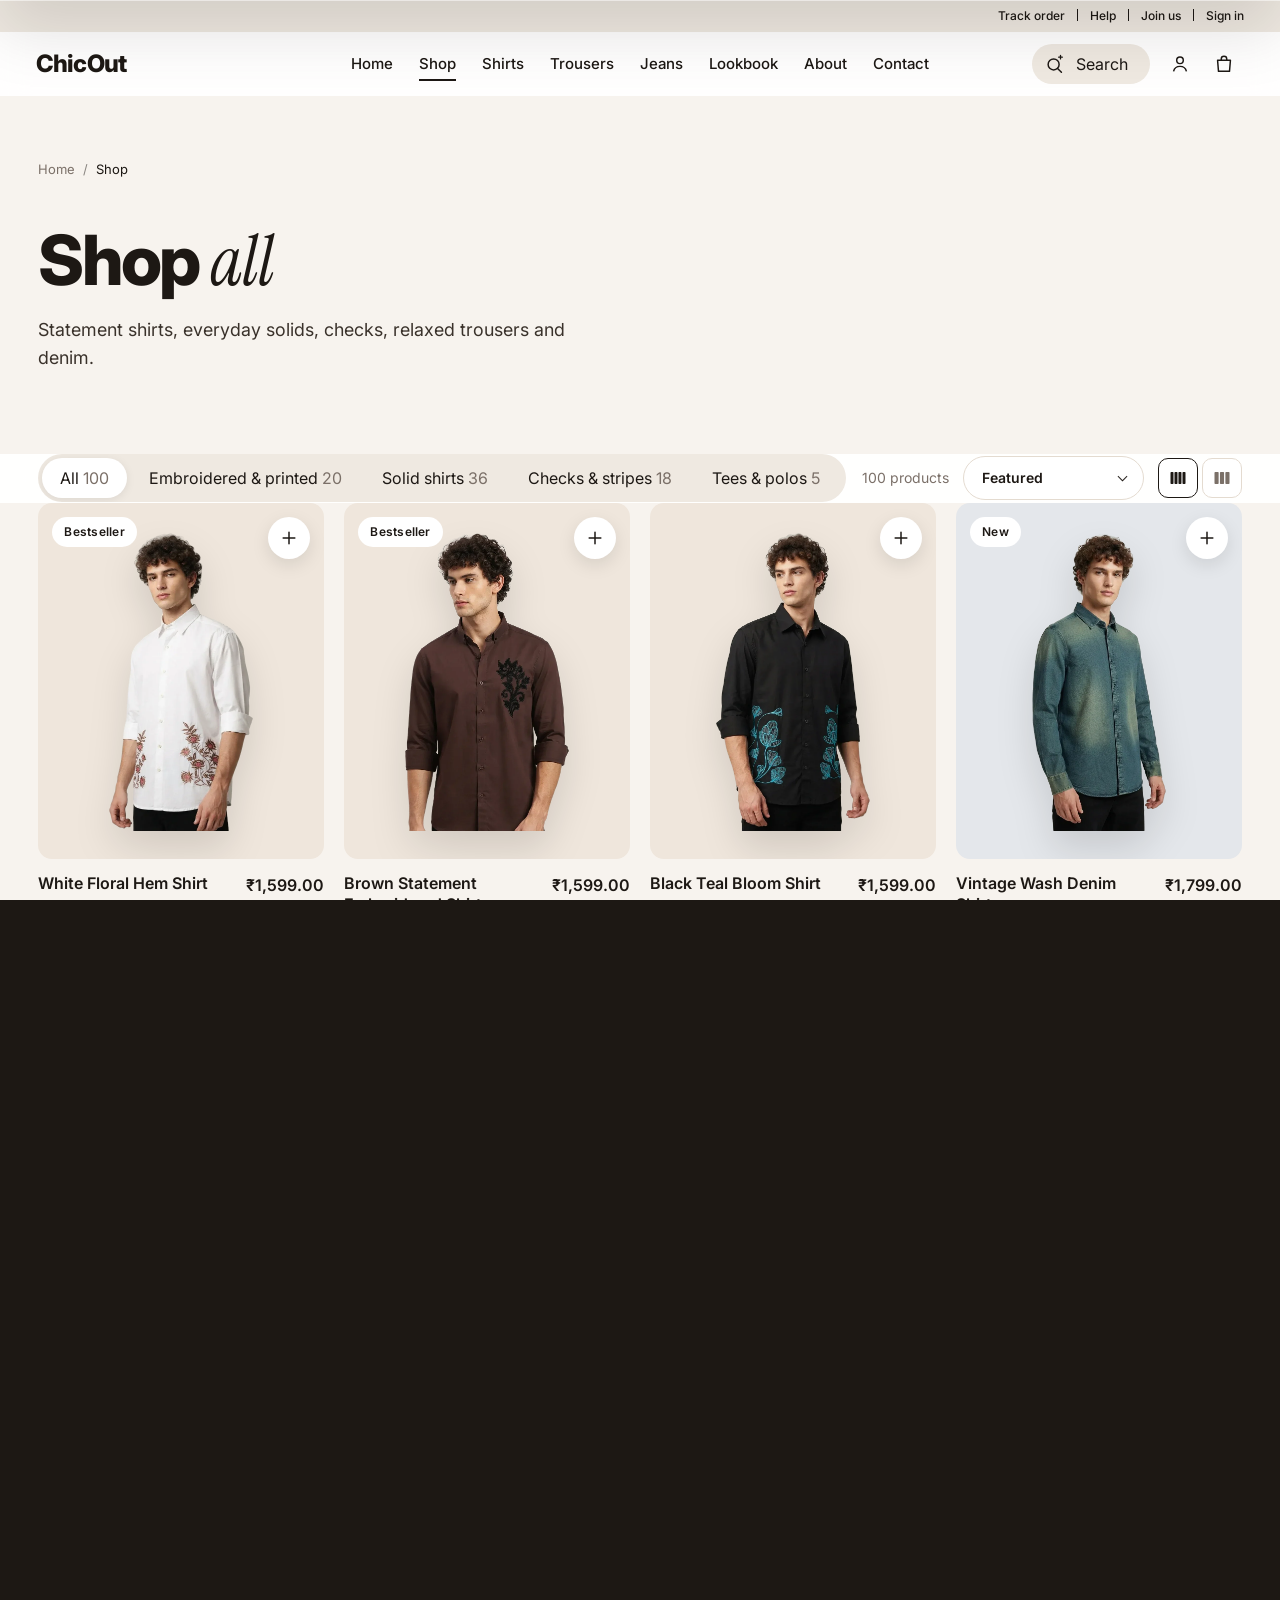
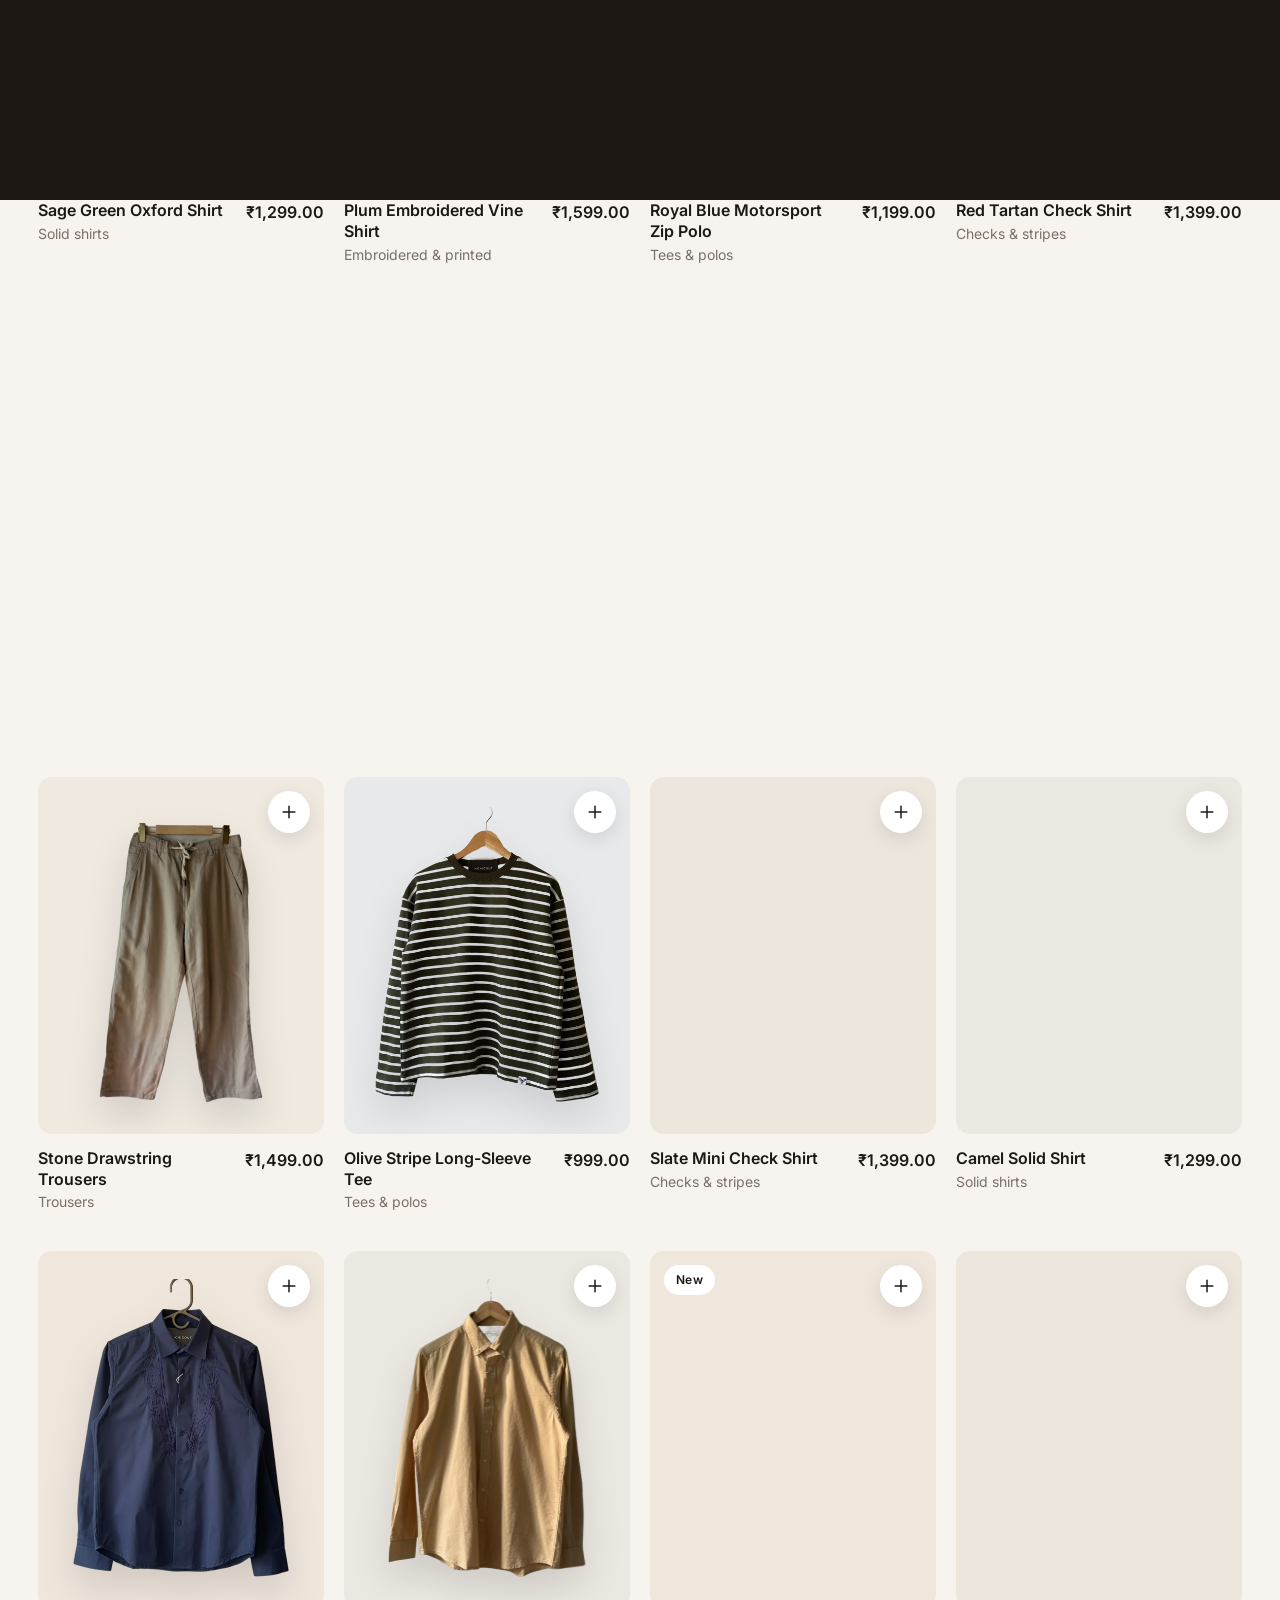
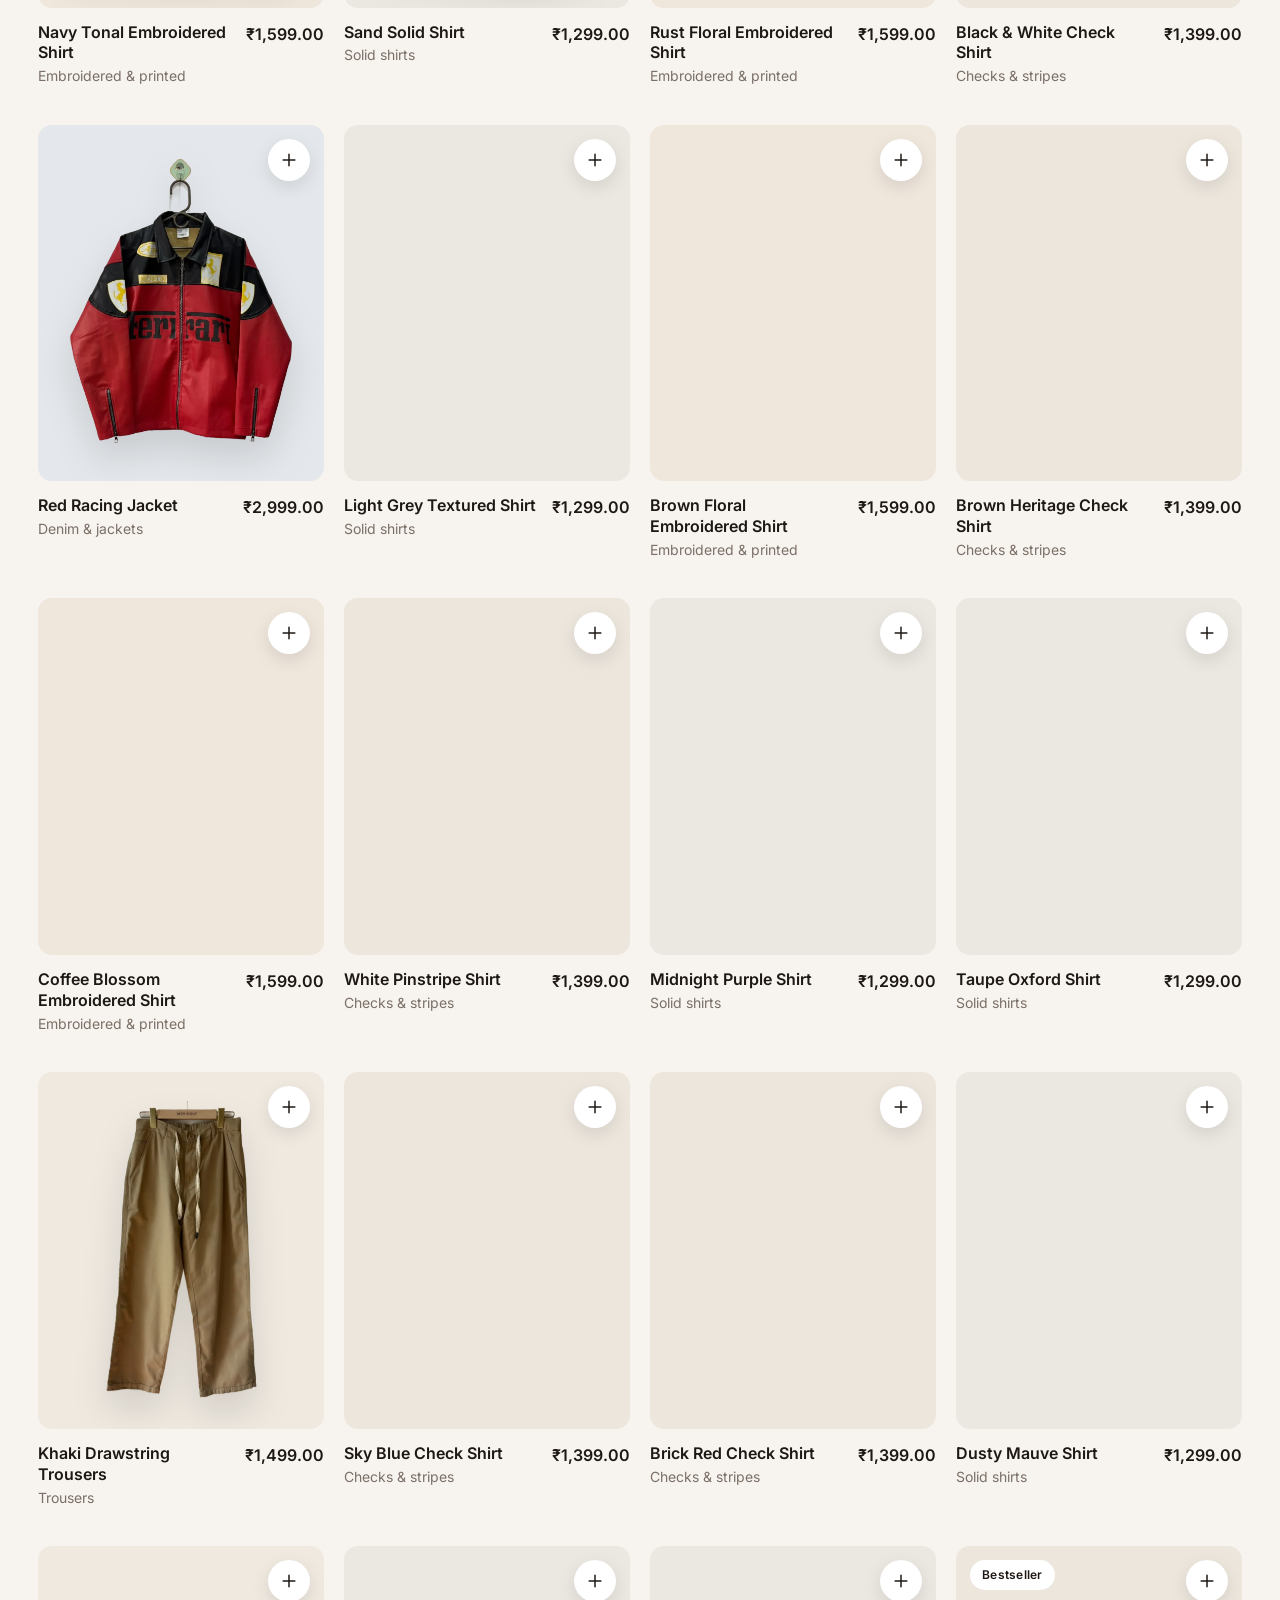
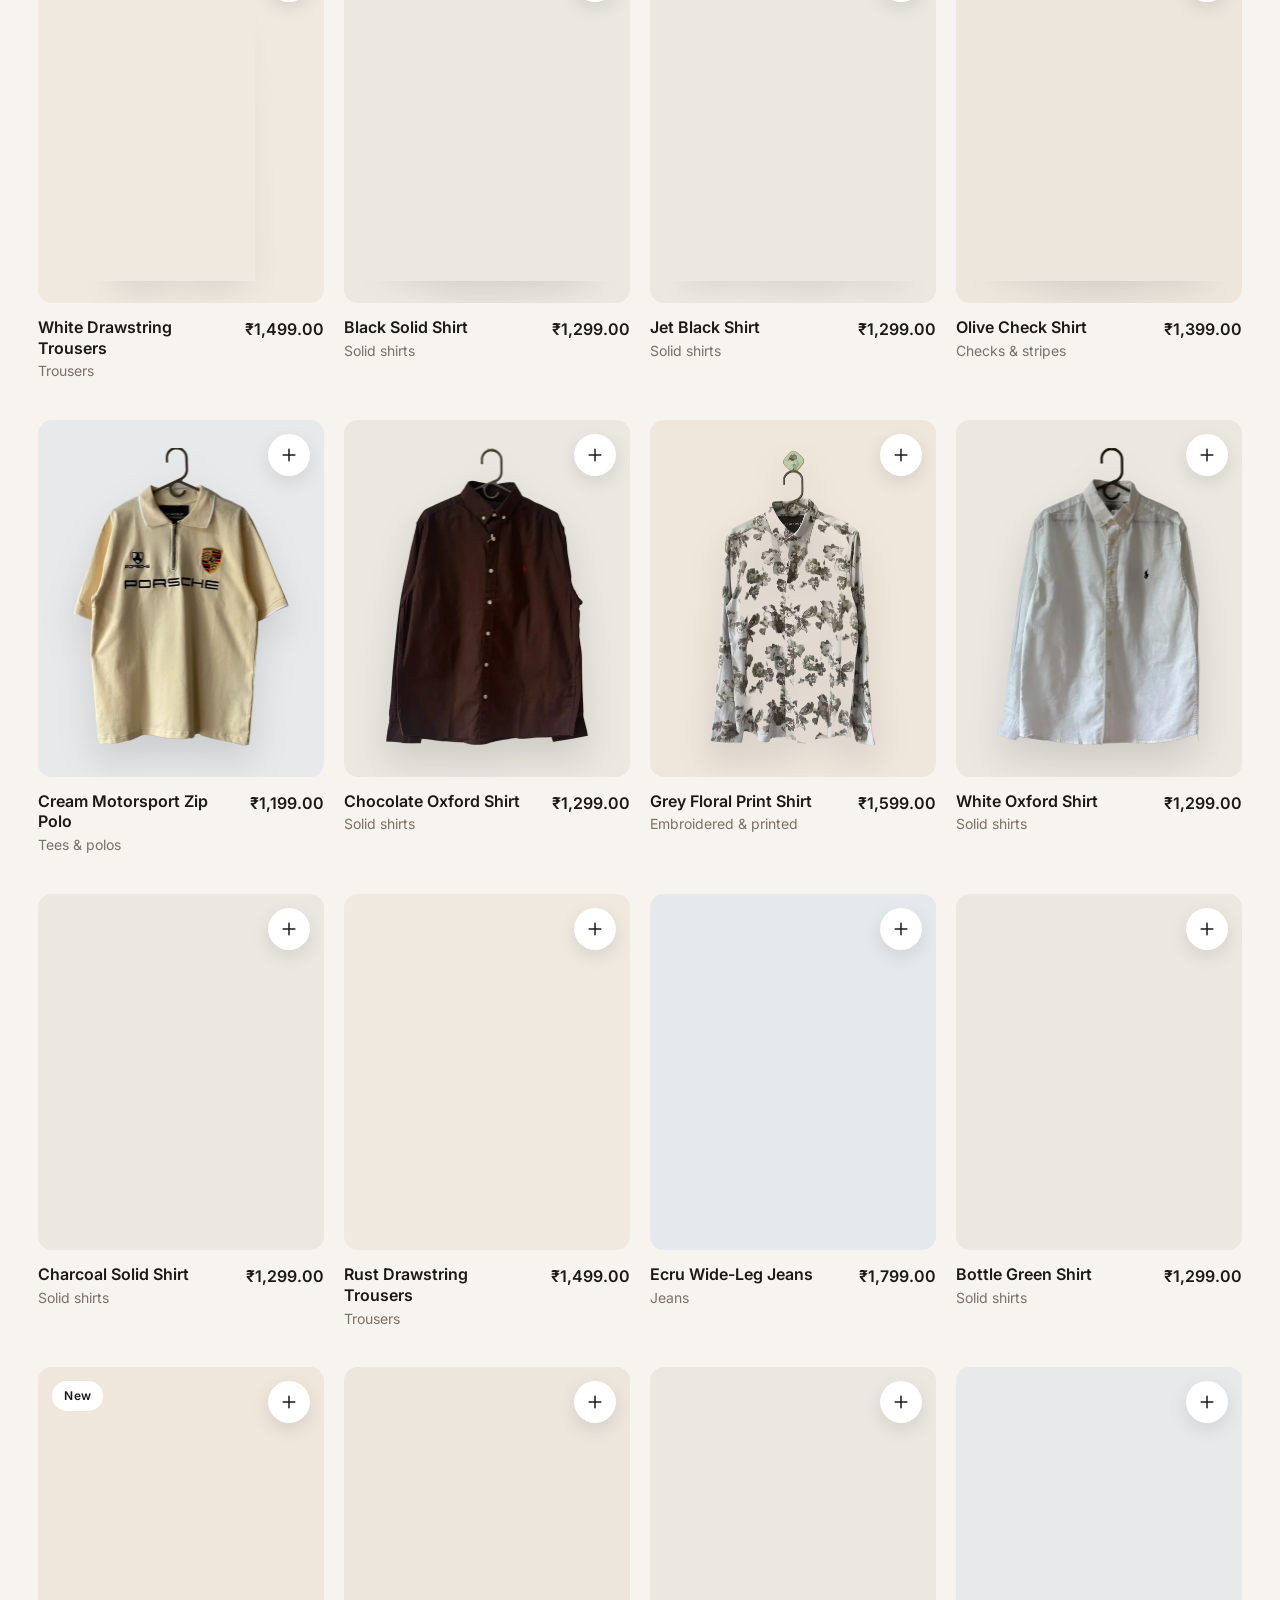
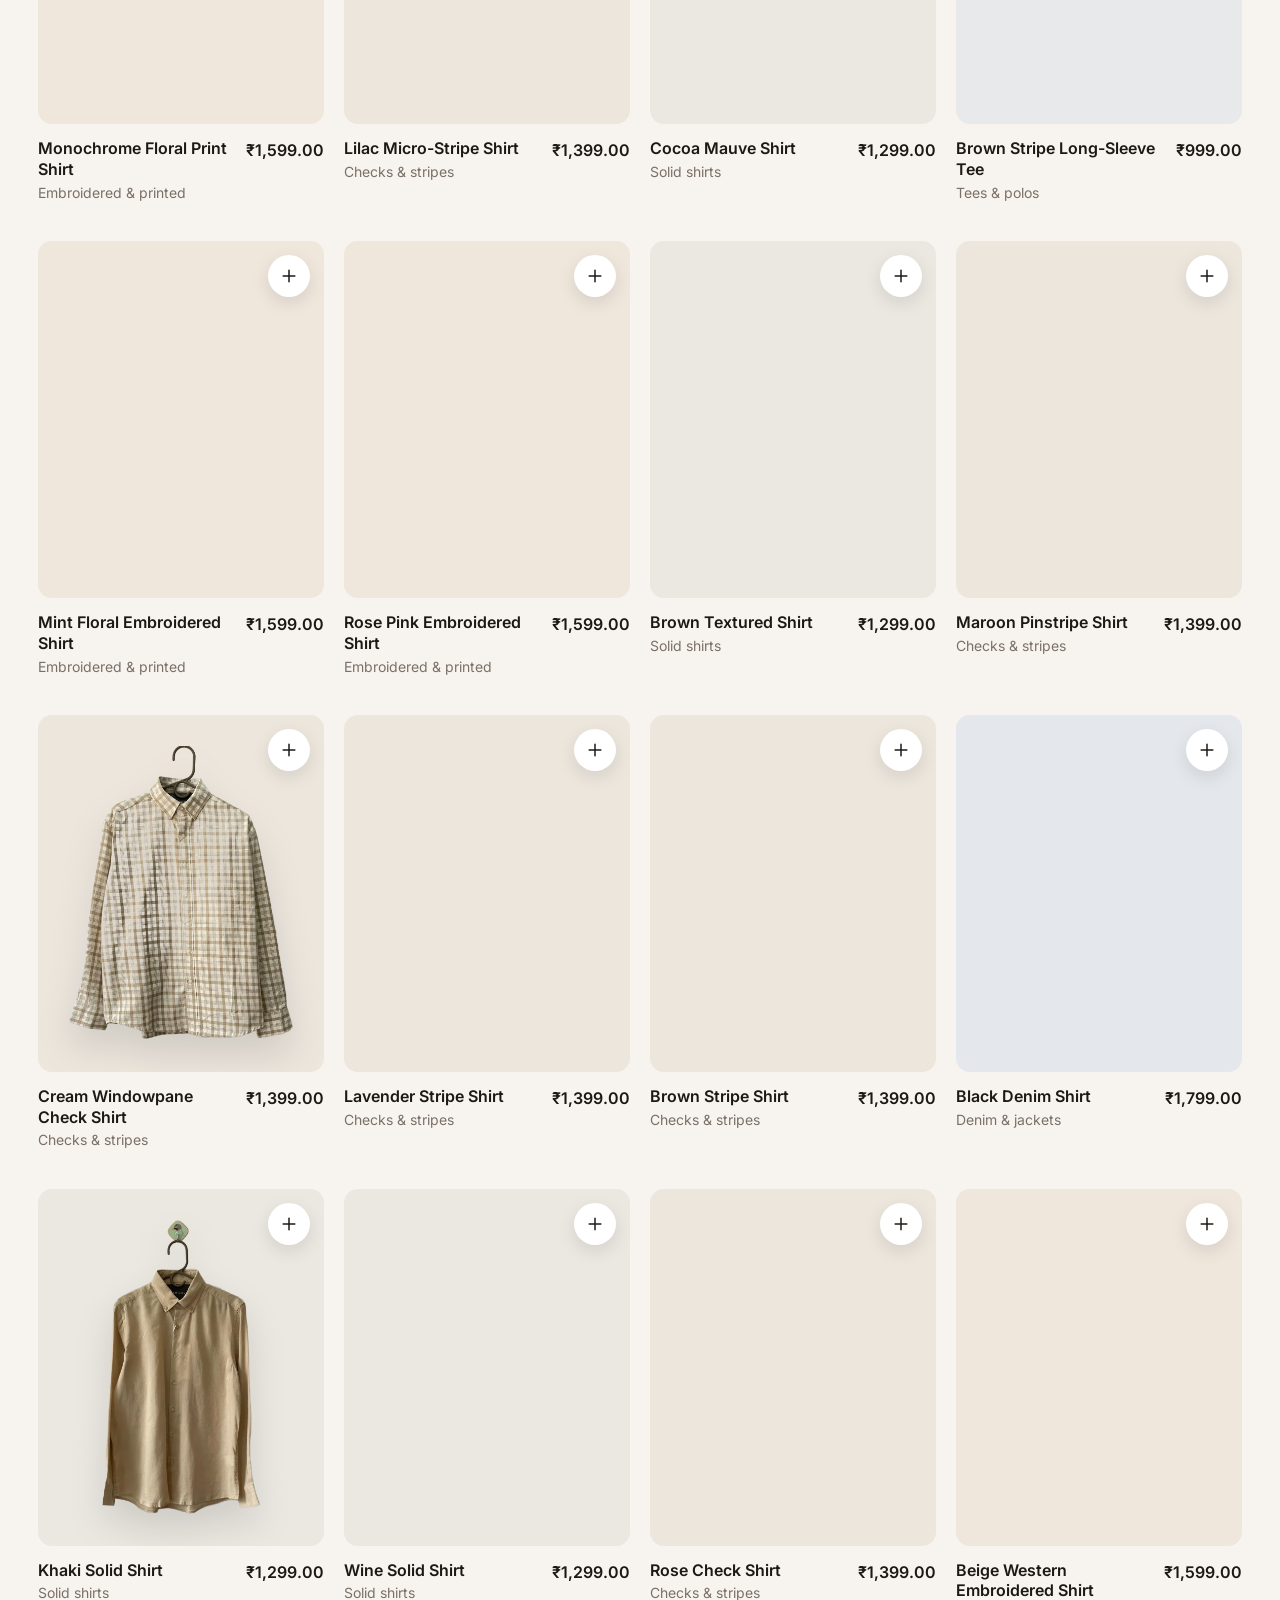
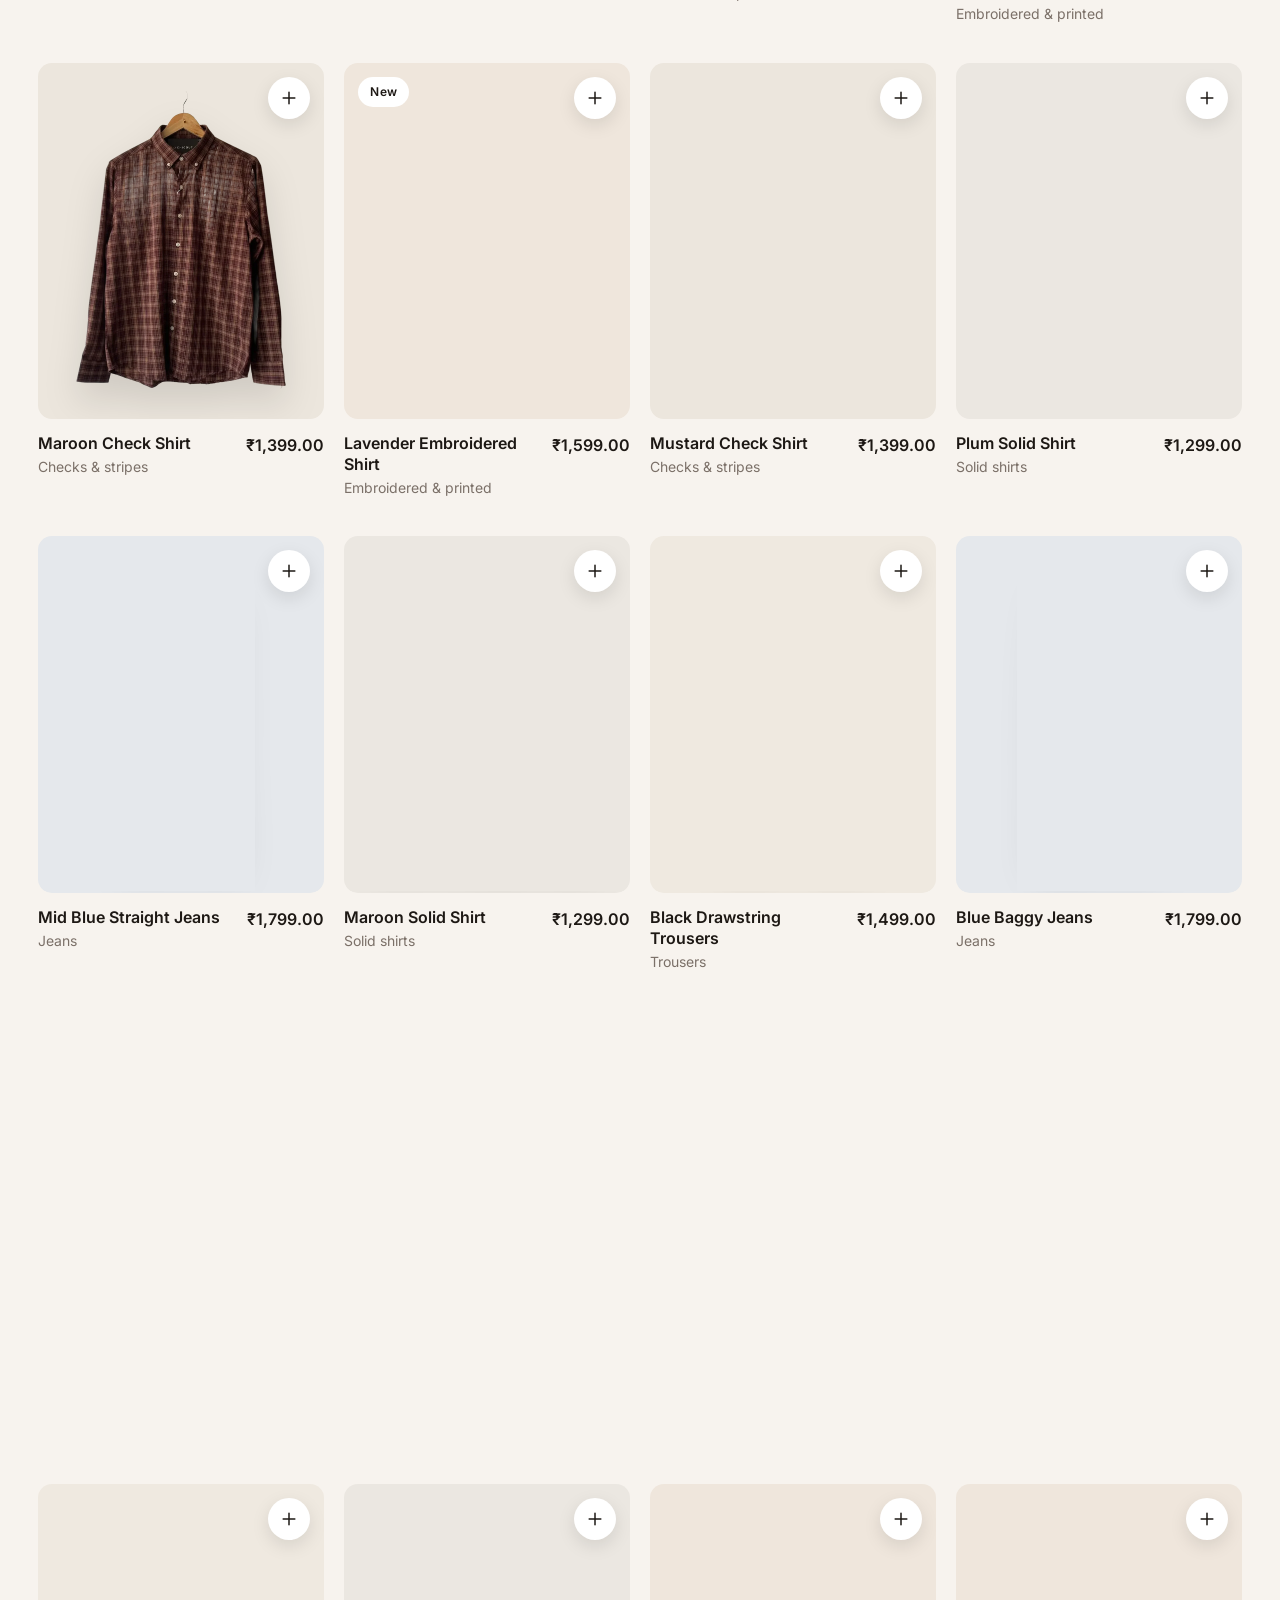
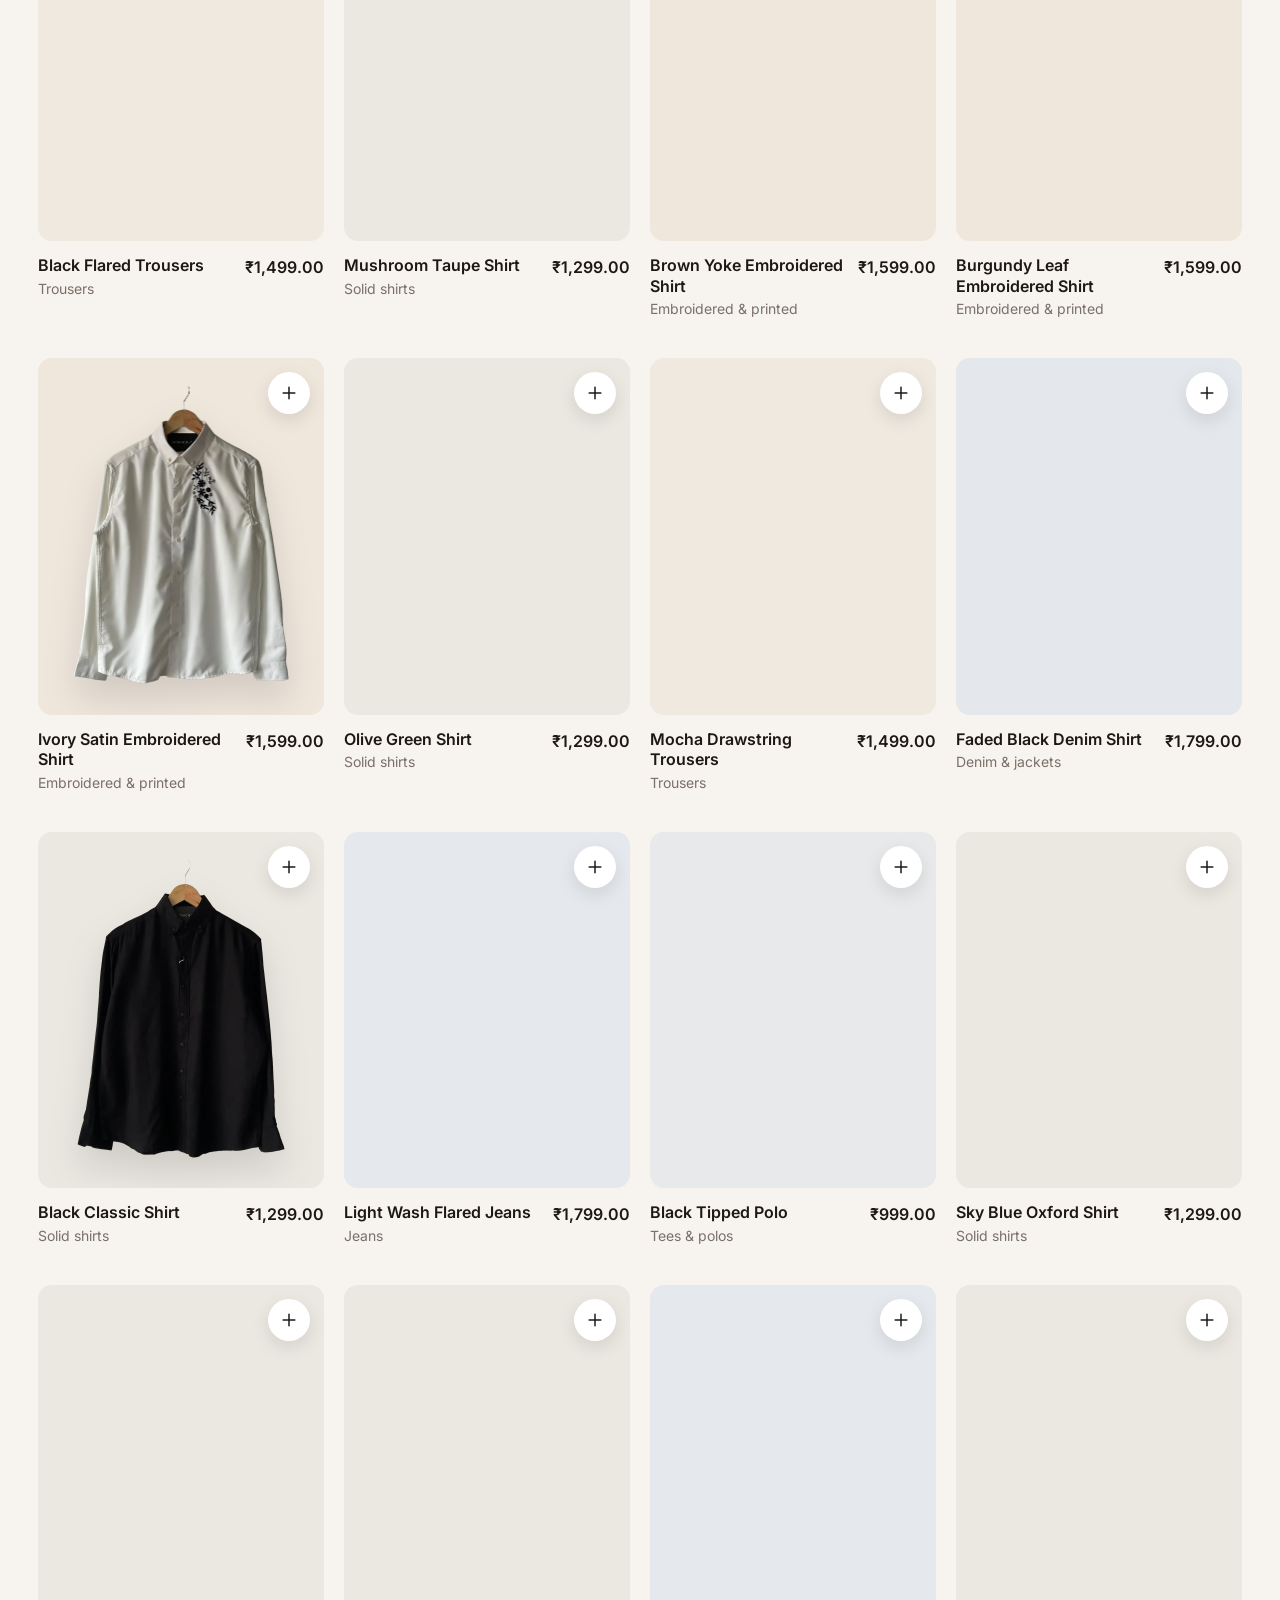
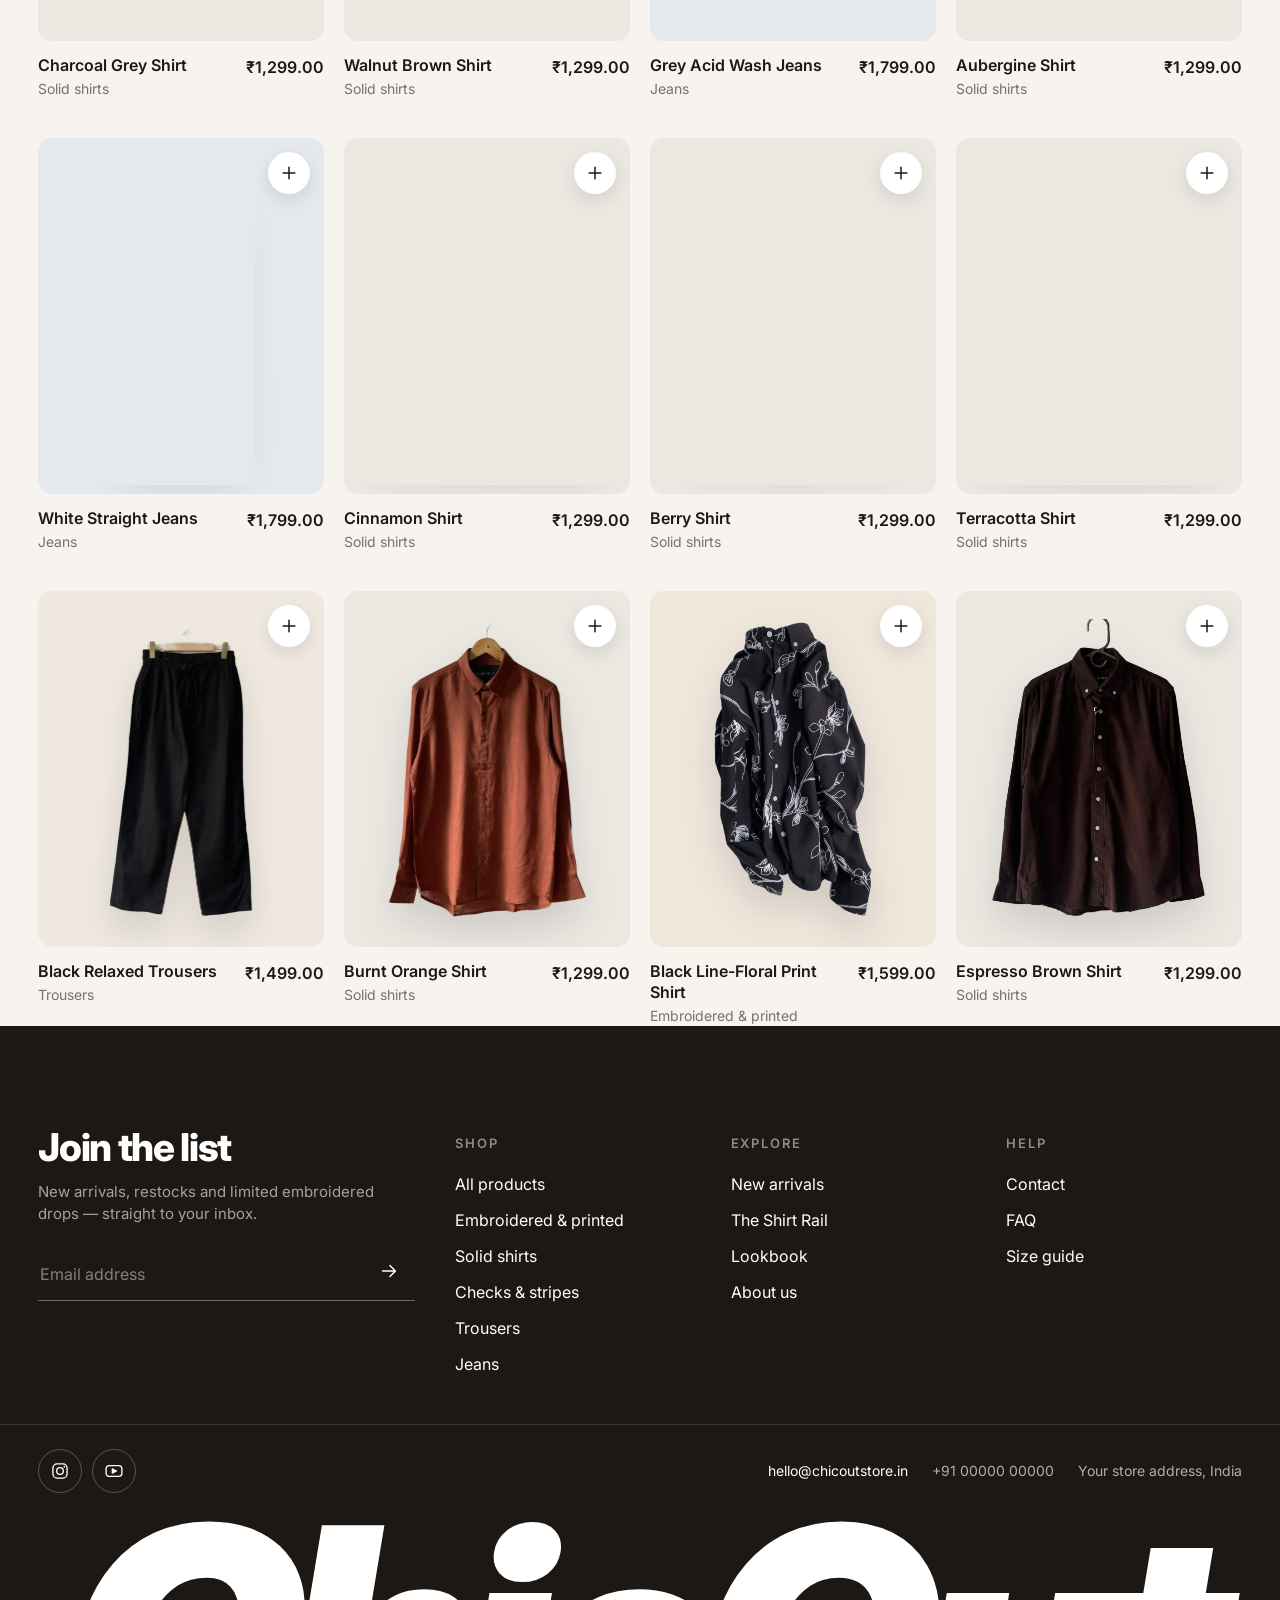
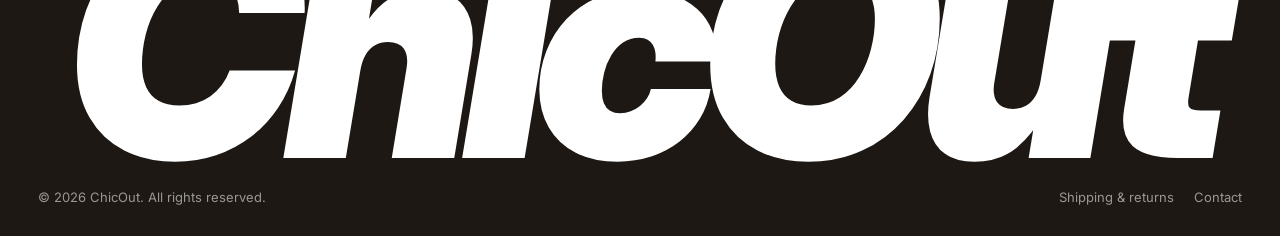
<file: html/shop.html>
<!DOCTYPE html>
<html lang="en" data-currency="INR">
<head>
  <meta charset="UTF-8">
  <meta name="viewport" content="width=device-width, initial-scale=1.0">
  <title>Shop all — ChicOut</title>
  <meta name="description" content="Statement shirts, everyday solids, checks, relaxed trousers and denim.">
  <link rel="preconnect" href="https://fonts.googleapis.com">
  <link rel="preconnect" href="https://fonts.gstatic.com" crossorigin>
  <link href="https://fonts.googleapis.com/css2?family=Inter:wght@400;500;600;700;800;900&family=Instrument+Serif:ital@0;1&display=swap" rel="stylesheet">
  <script>document.documentElement.classList.add('motion-ready');</script>
  <link rel="stylesheet" href="assets/base.css">
  <link rel="stylesheet" href="assets/site.css">
  <link rel="stylesheet" href="assets/motion.css">
  <link rel="stylesheet" href="assets/product-grid.css">
  <link rel="stylesheet" href="assets/quick-view.css">
  <link rel="stylesheet" href="assets/pages.css">
</head>
<body class="sx">
  <div data-site-header></div>
  <script src="assets/brand.js"></script>
  <script src="assets/site.js"></script>

  <main id="main" data-page="shop">

    <section class="page-hero">
      <div class="container">
        <ol class="crumbs" data-reveal><li><a href="index.html">Home</a></li><li aria-current="page">Shop</li></ol>
        <h1 class="h1" data-shop-title data-reveal>Shop <em>all</em></h1>
        <p class="lead" data-shop-lead data-reveal style="--rd:.1s">Statement shirts, everyday solids, checks, relaxed trousers and denim.</p>
      </div>
    </section>

    <div class="shop-bar" data-shop-bar>
      <div class="container shop-bar-in">
        <div class="tabs" role="group" aria-label="Category" data-shop-tabs></div>
        <div class="shop-tools">
          <span class="shop-count" data-shop-count></span>
          <label class="visually-hidden" for="shop-sort">Sort by</label>
          <div class="select-mini">
            <select id="shop-sort" data-shop-sort>
              <option value="featured">Featured</option>
              <option value="new">Newest</option>
              <option value="price-asc">Price: low to high</option>
              <option value="price-desc">Price: high to low</option>
              <option value="name">Name A–Z</option>
            </select>
          </div>
          <div class="view-toggle" role="group" aria-label="Grid size">
            <button type="button" data-cols="4" aria-pressed="true" aria-label="4 columns"><svg viewBox="0 0 24 24" fill="currentColor"><rect x="2" y="4" width="4" height="16" rx="1"/><rect x="7.3" y="4" width="4" height="16" rx="1"/><rect x="12.6" y="4" width="4" height="16" rx="1"/><rect x="18" y="4" width="4" height="16" rx="1"/></svg></button>
            <button type="button" data-cols="3" aria-pressed="false" aria-label="3 columns"><svg viewBox="0 0 24 24" fill="currentColor"><rect x="2" y="4" width="5.5" height="16" rx="1"/><rect x="9.25" y="4" width="5.5" height="16" rx="1"/><rect x="16.5" y="4" width="5.5" height="16" rx="1"/></svg></button>
          </div>
        </div>
      </div>
    </div>

    <section class="container shop-main">
      <p class="shop-query" data-shop-query hidden><span></span><button type="button">Clear search</button></p>
      <div class="pc-grid" data-shop-grid></div>
      <div class="shop-empty" data-shop-empty hidden>
        <h2>Nothing here yet</h2>
        <p>No products match. Try another category or clear the search.</p>
        <button type="button" class="btn btn-dark" data-shop-reset>Show everything</button>
      </div>
    </section>

  </main>

  <div data-site-footer></div>

  <script src="assets/site-cart.js"></script>
  <script src="assets/motion.js"></script>
  <script src="assets/quick-view.js"></script>
  <script src="assets/data/catalog.js"></script>
  <script src="assets/product-card.js"></script>
  <script src="assets/sections.js"></script>
  <script src="assets/pages.js"></script>
</body>
</html>
</file>
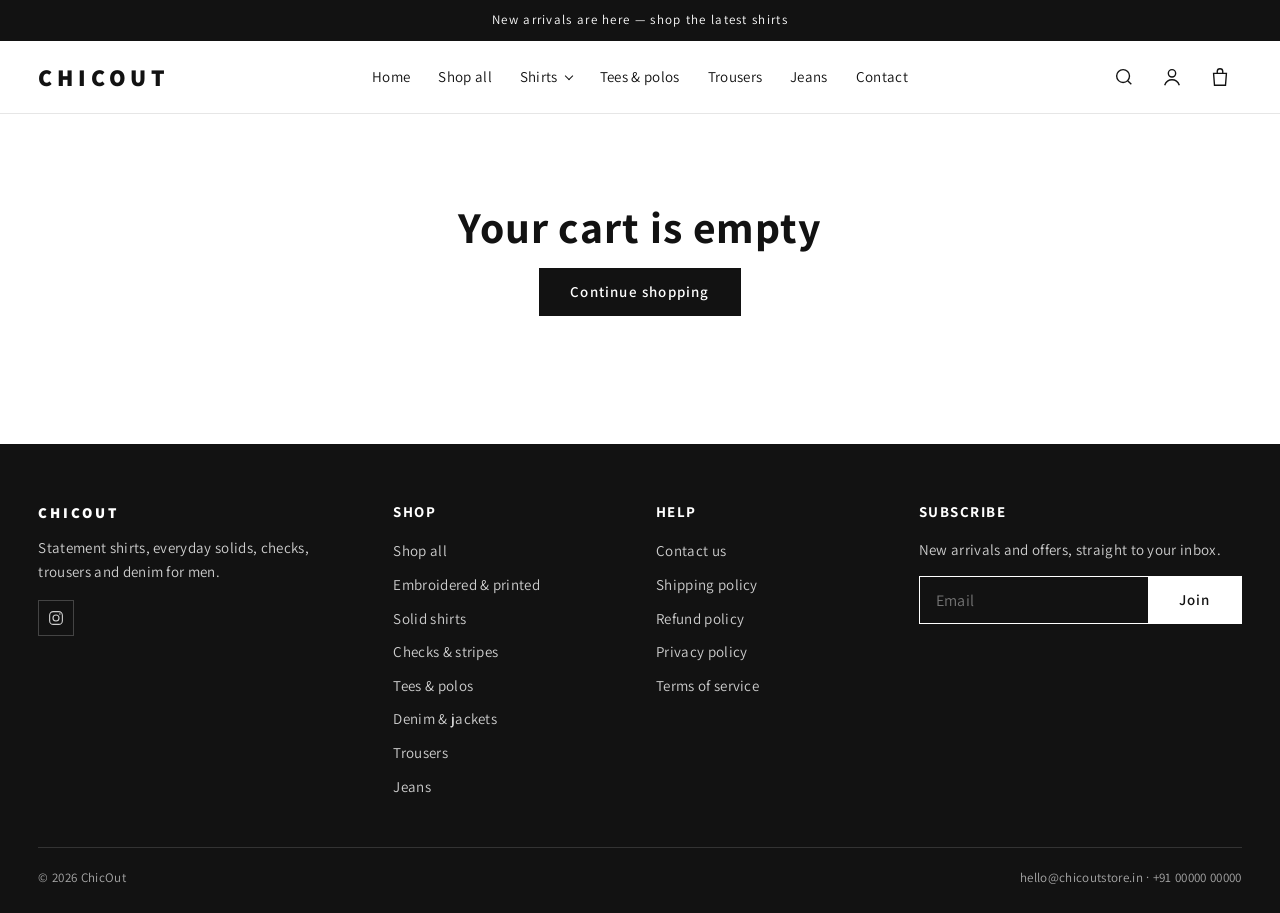
<file: store-theme/html/cart.html>
<!DOCTYPE html>
<html lang="en">
<head>
  <meta charset="UTF-8">
  <meta name="viewport" content="width=device-width, initial-scale=1.0">
  <title>Your cart — ChicOut</title>
  <meta name="description" content="Your ChicOut cart.">
  <link rel="preconnect" href="https://fonts.googleapis.com">
  <link rel="preconnect" href="https://fonts.gstatic.com" crossorigin>
  <link href="https://fonts.googleapis.com/css2?family=Assistant:wght@400;600;700;800&display=swap" rel="stylesheet">
  <link rel="stylesheet" href="assets/store.css">
</head>
<body>
  <div data-header></div>
  <main id="main">
    <div class="page-width cart-page" data-cart-page></div>
  </main>
  <div data-footer></div>
  <script src="assets/products.js"></script>
  <script src="assets/store.js"></script>
</body>
</html>
</file>
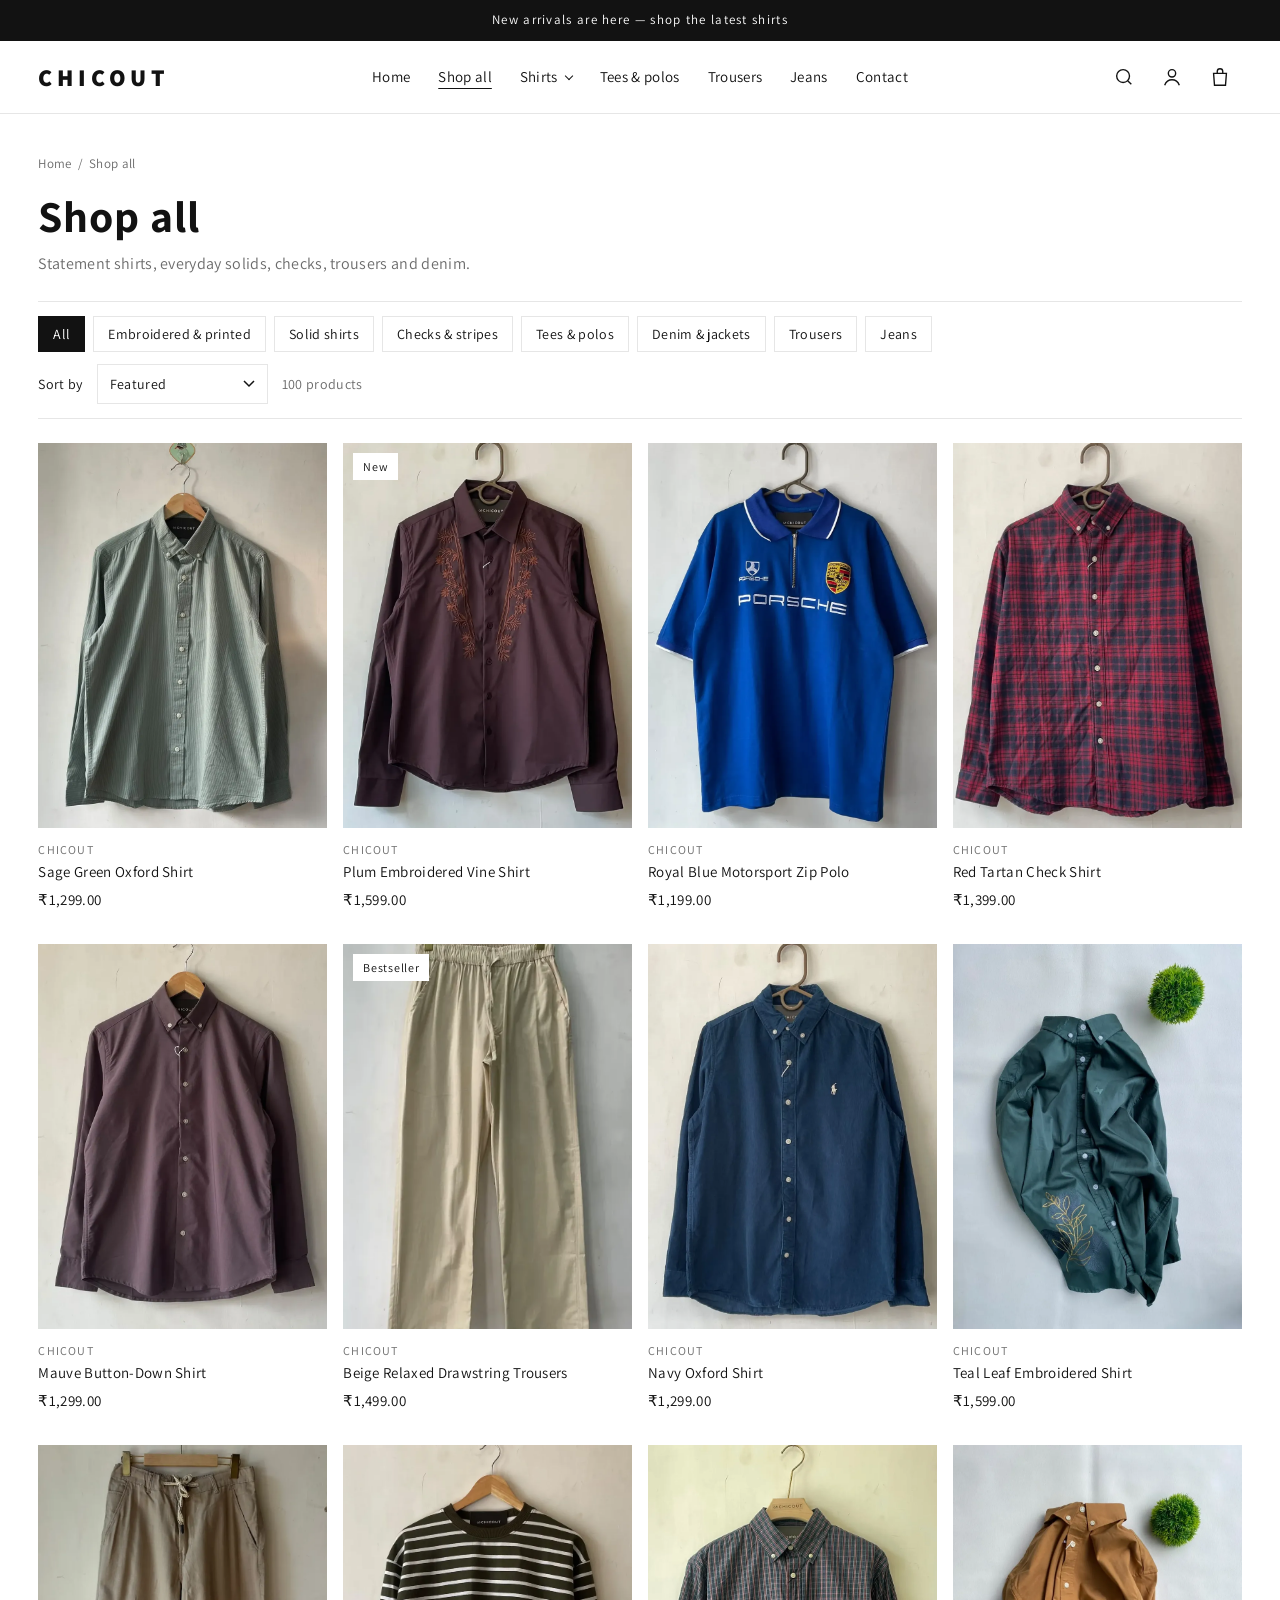
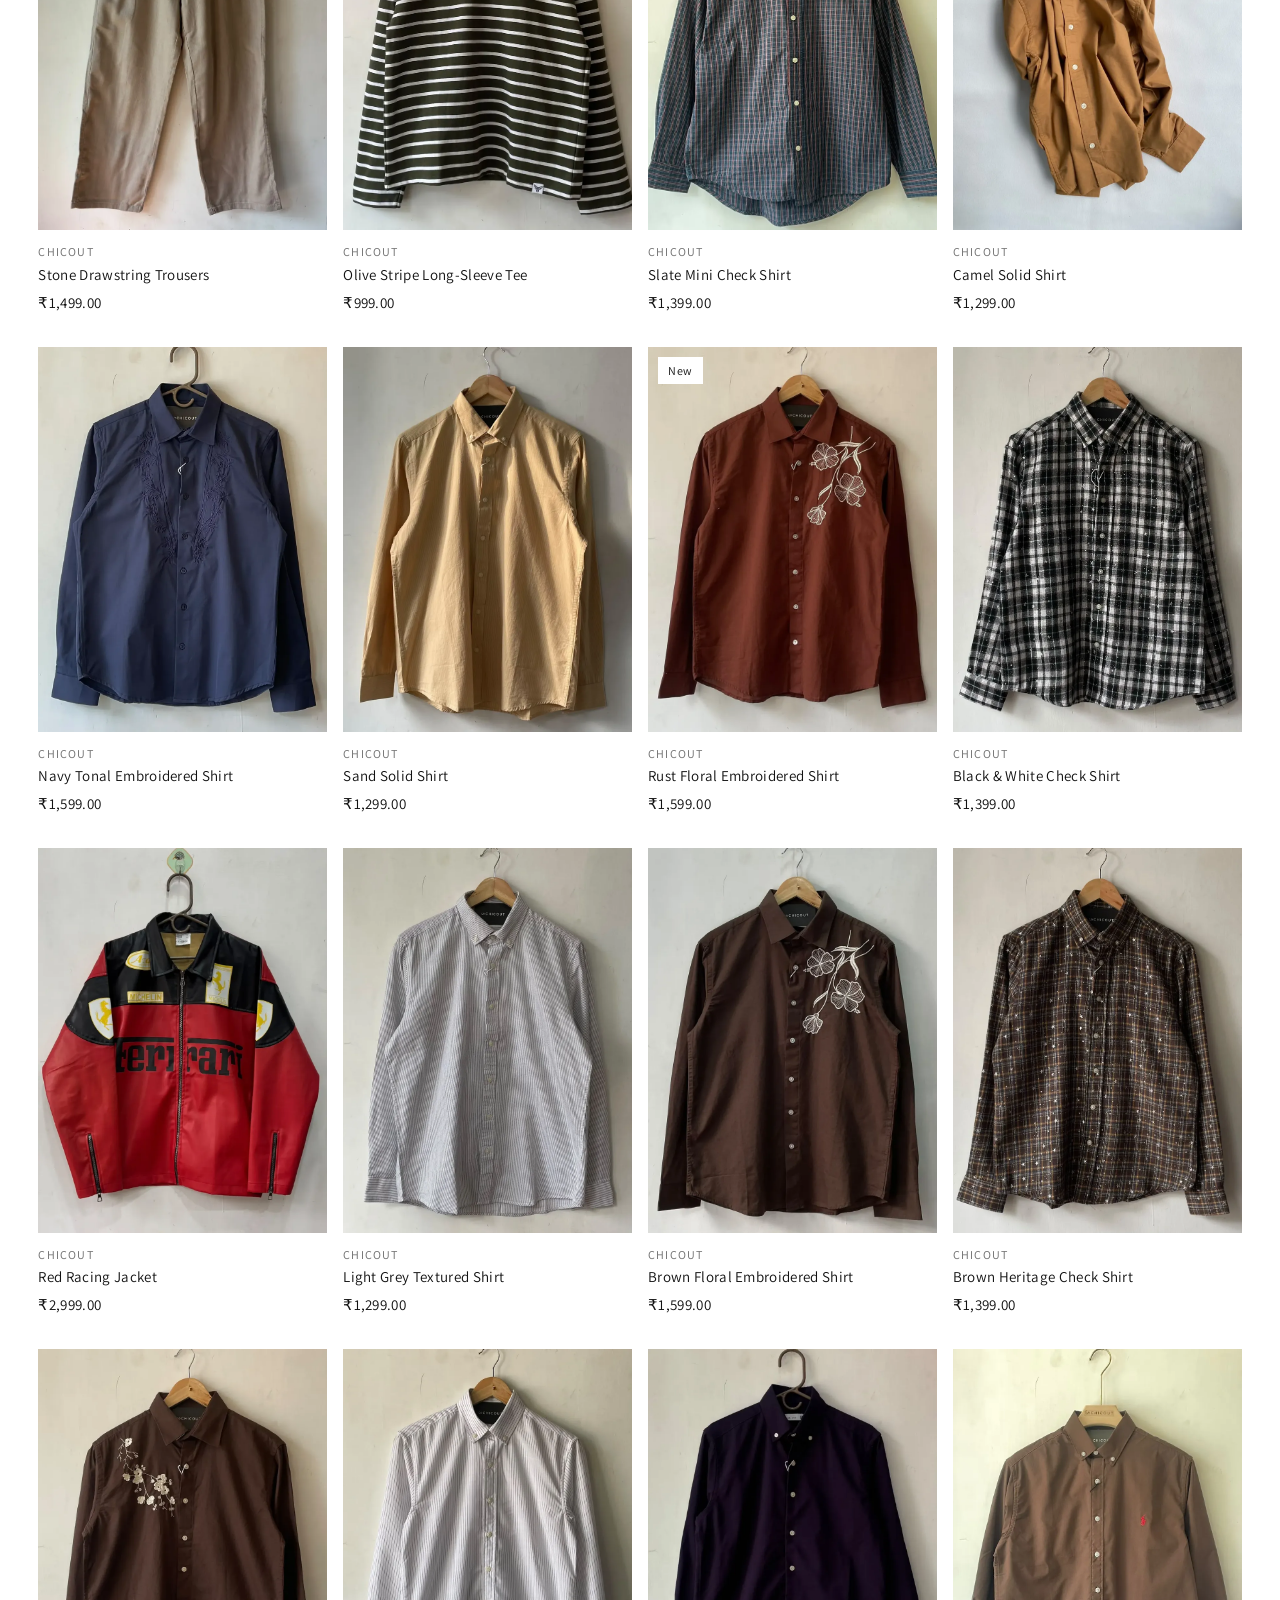
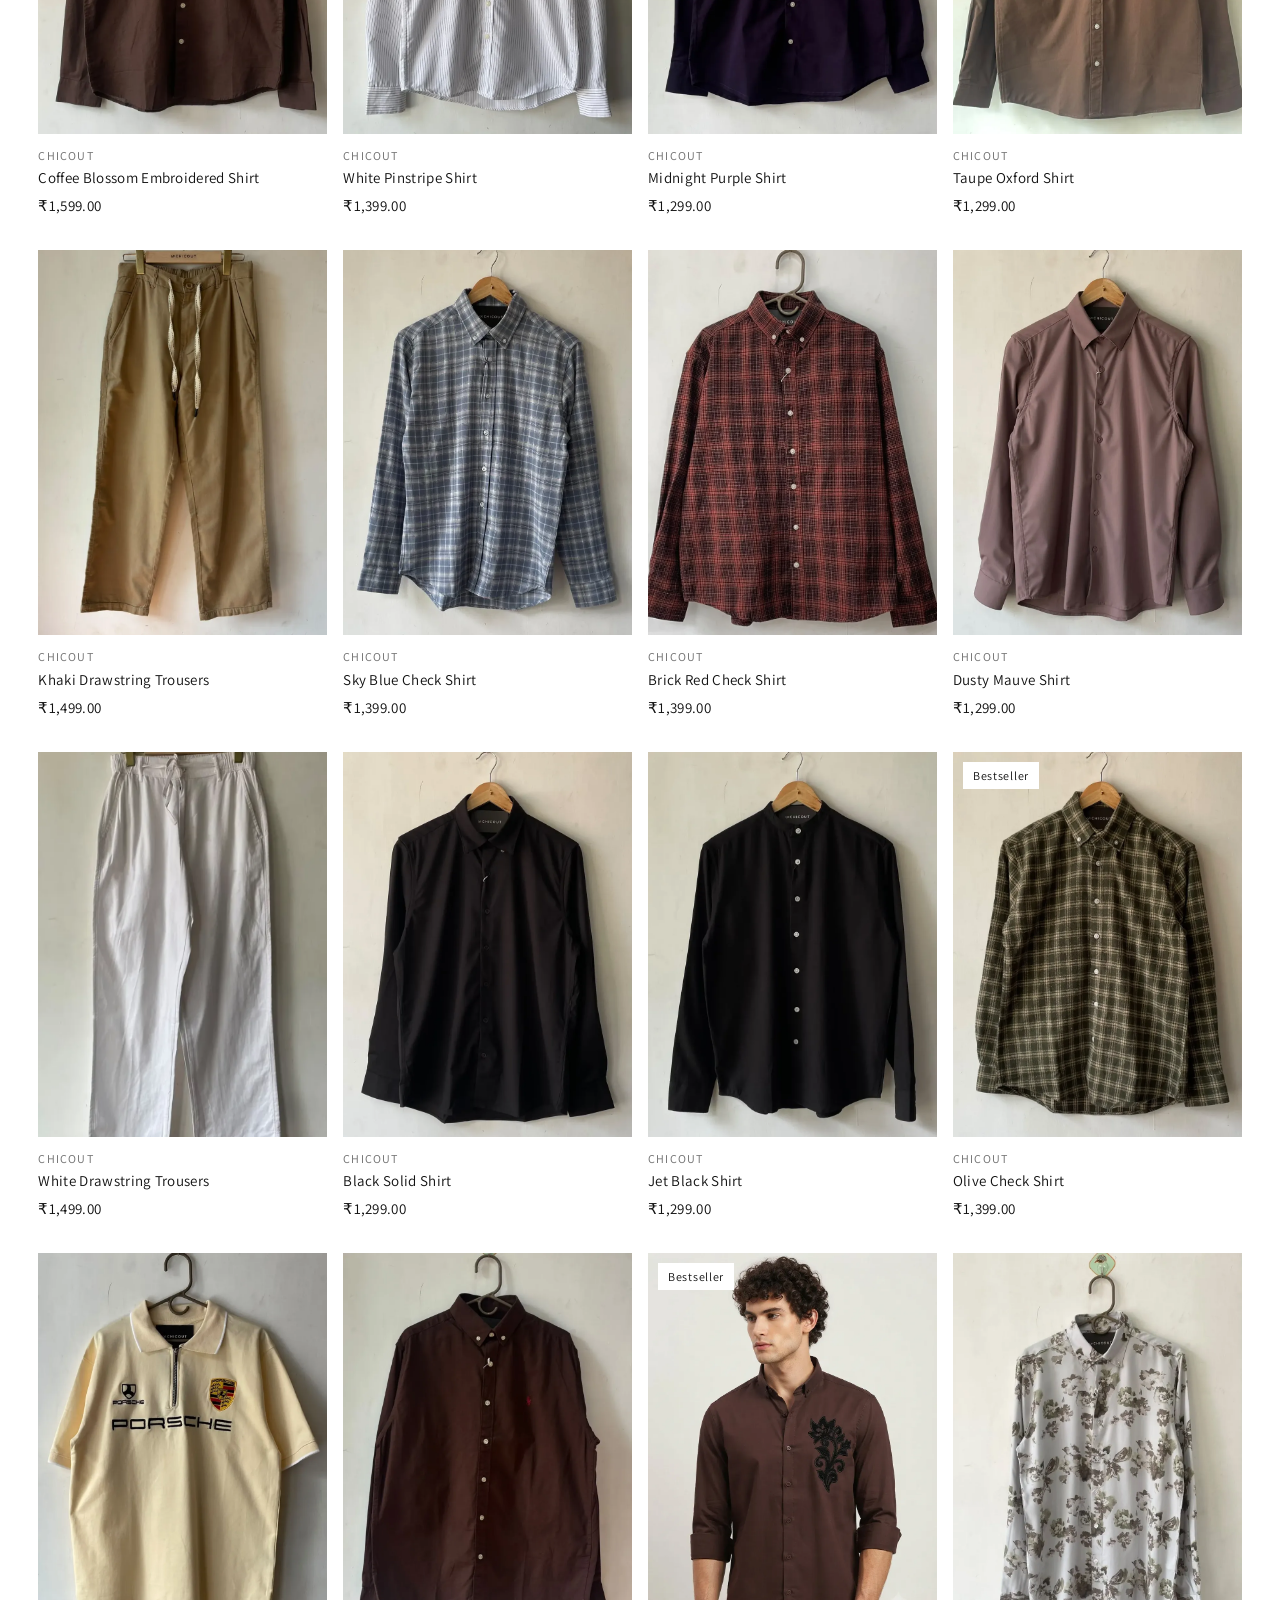
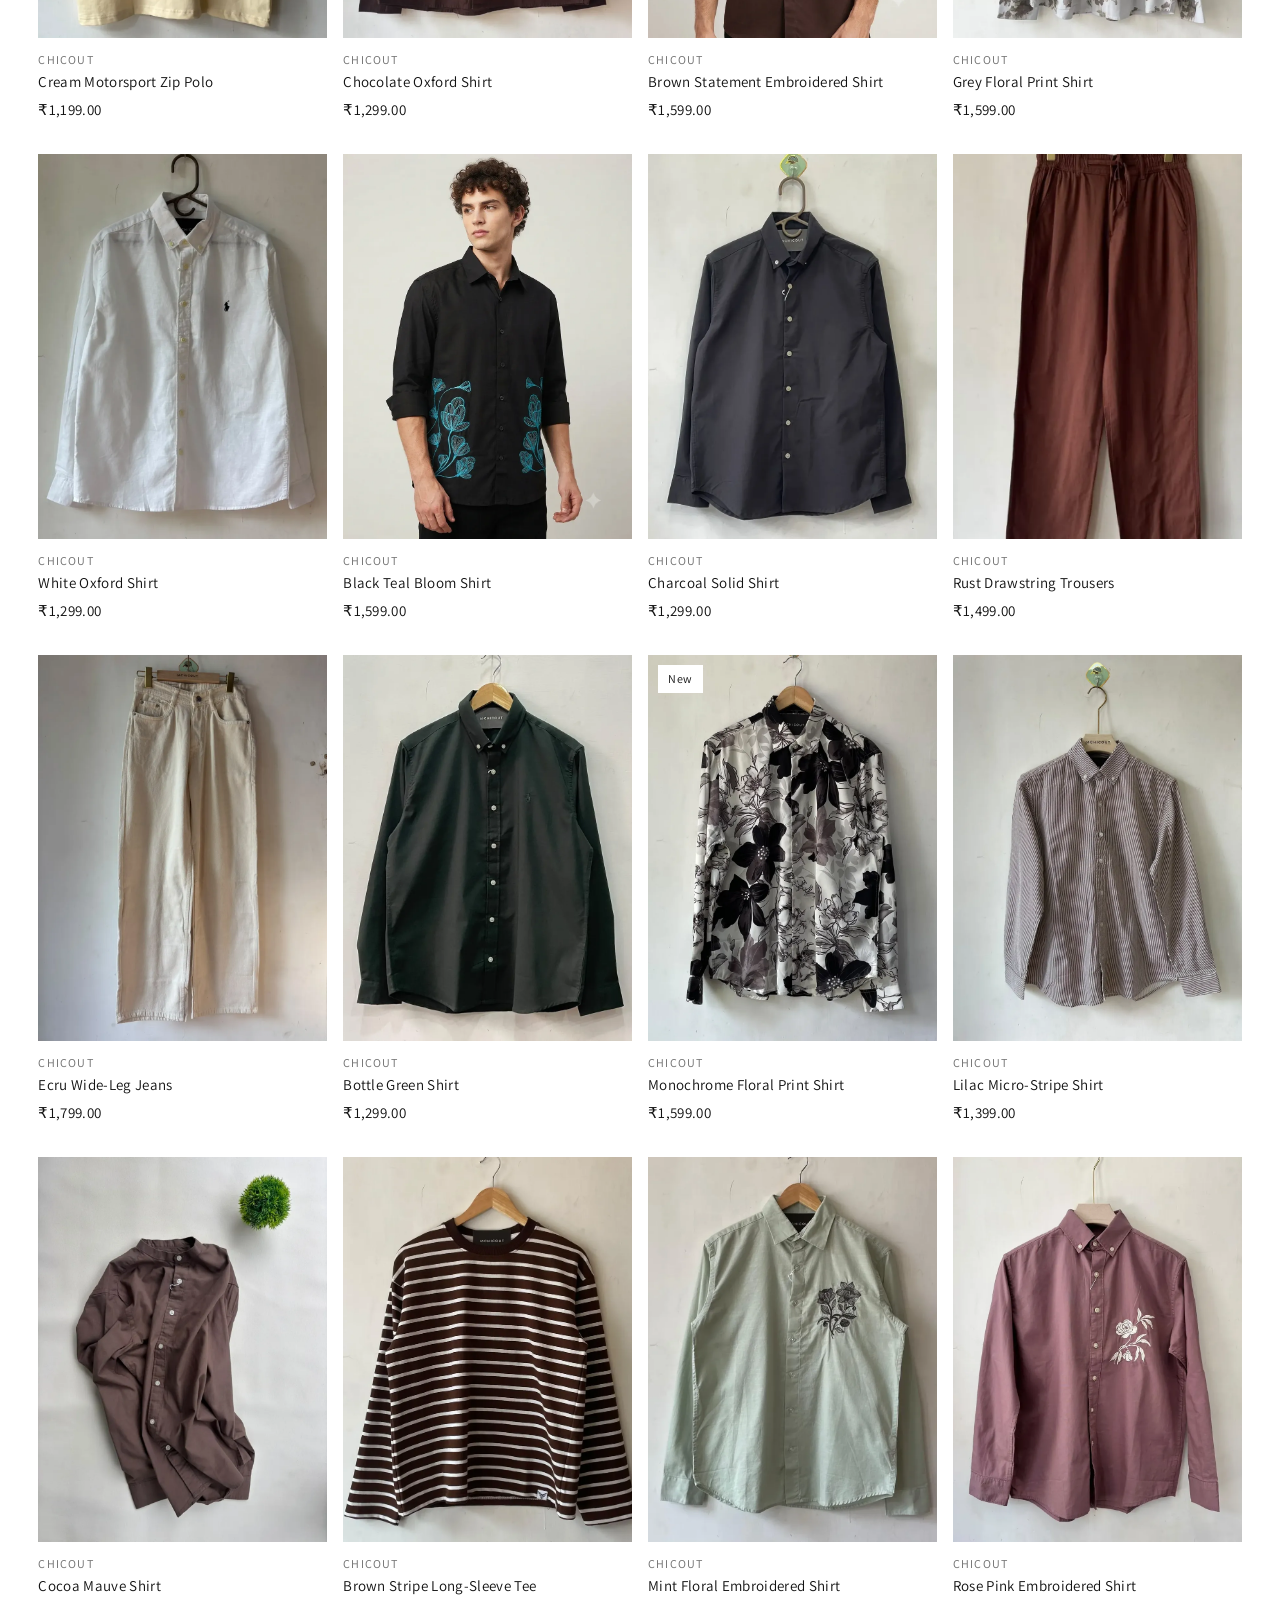
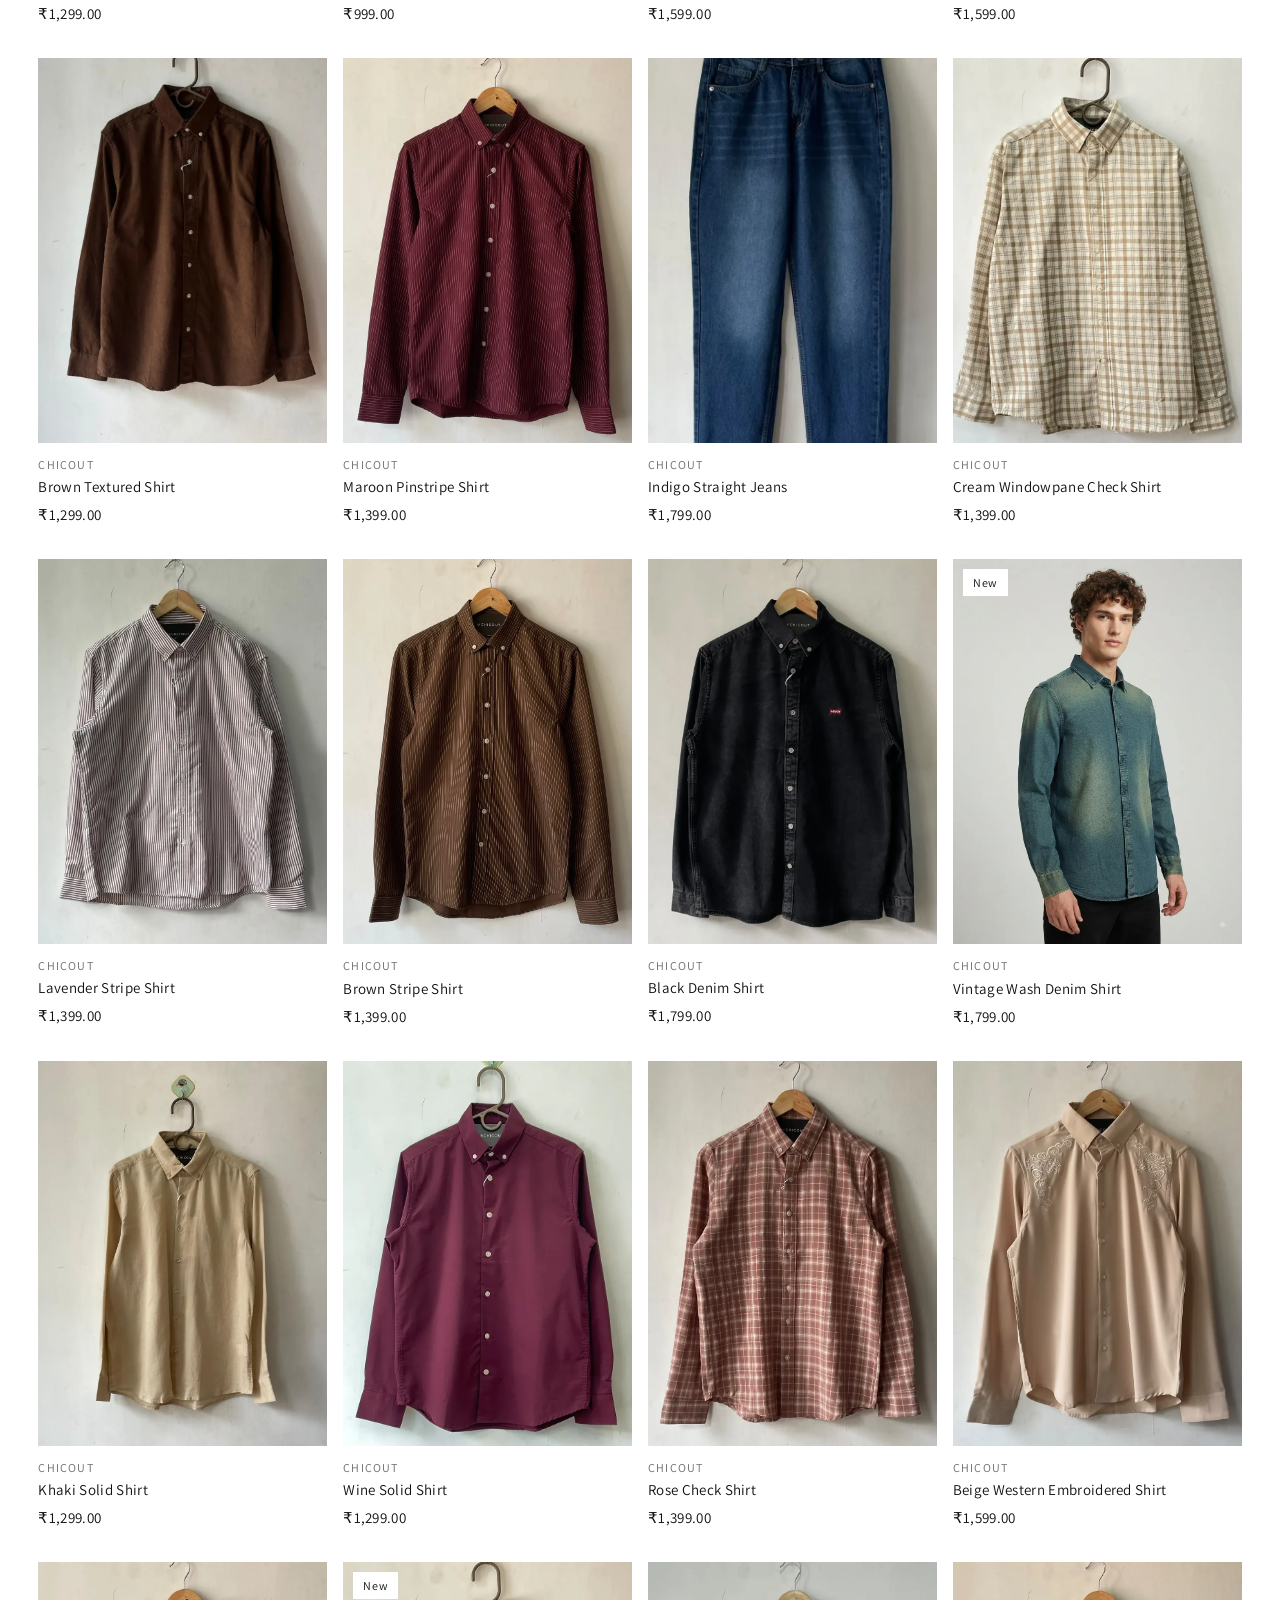
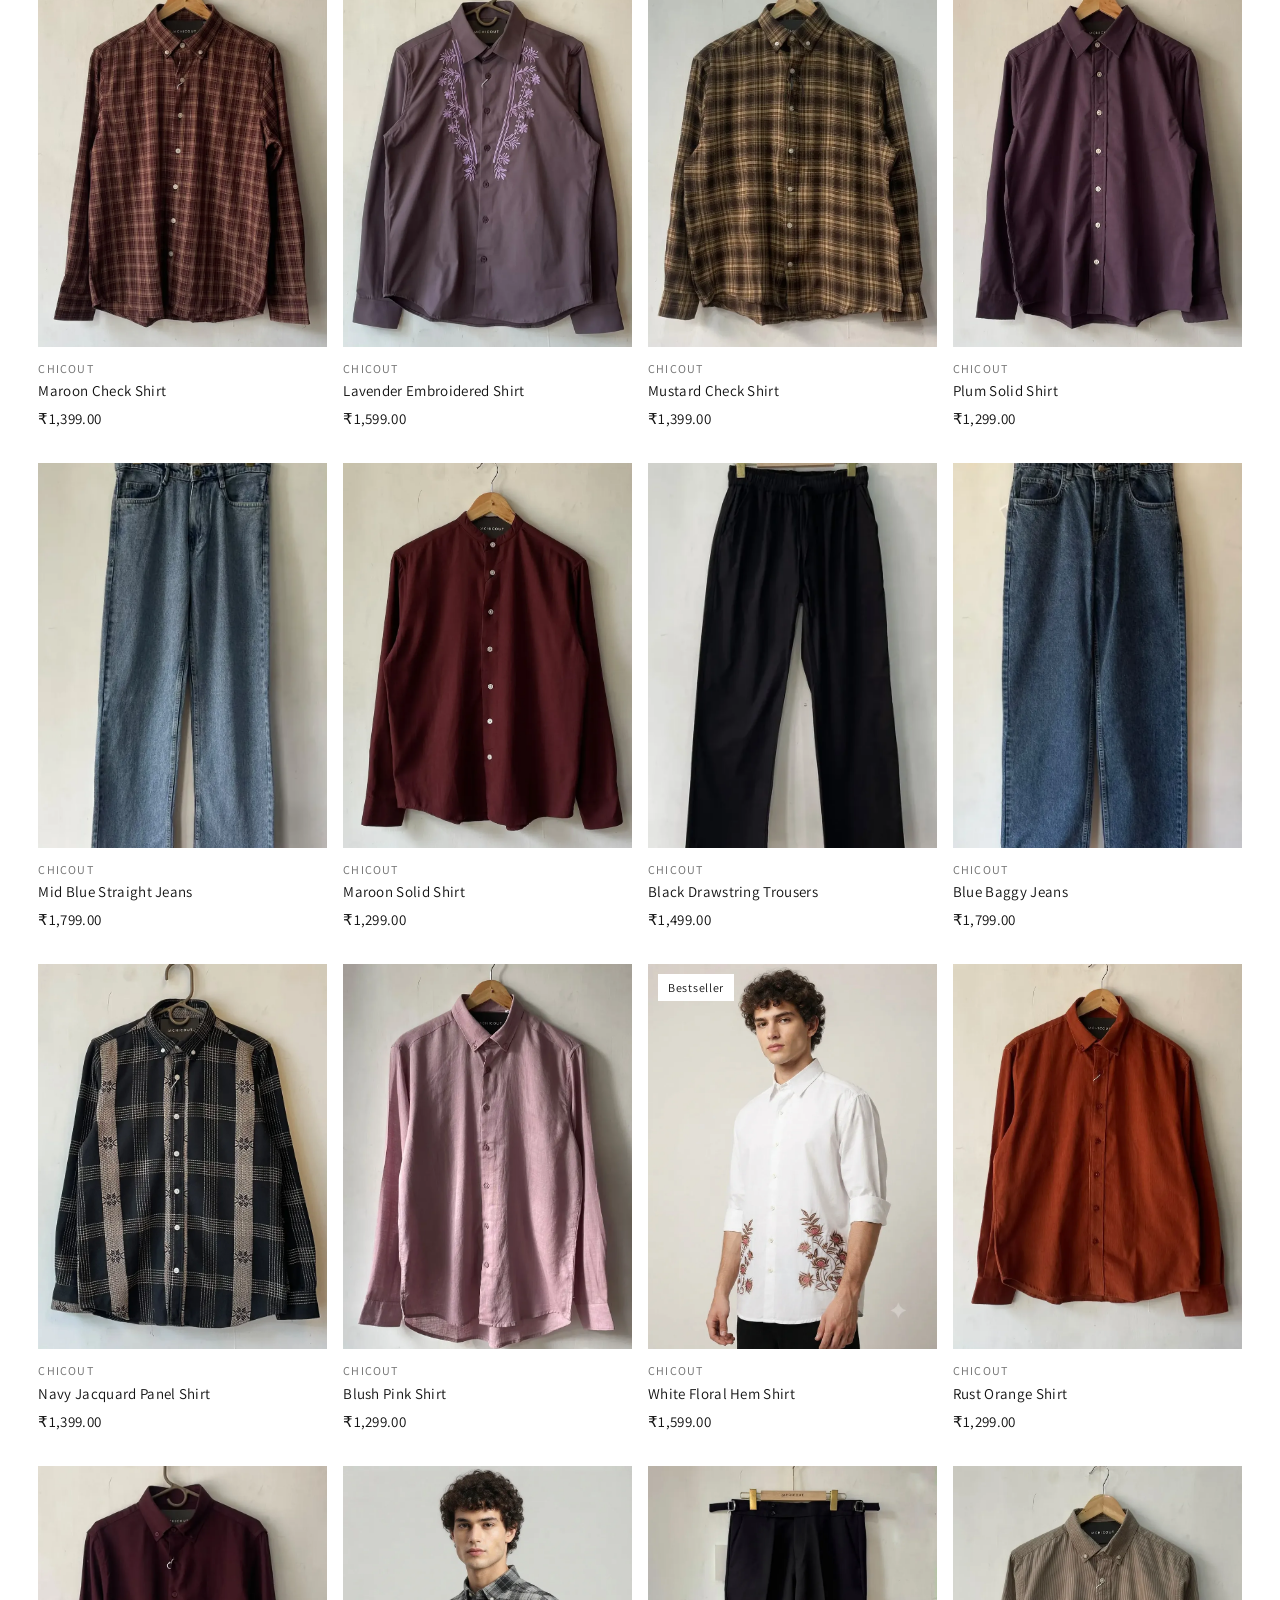
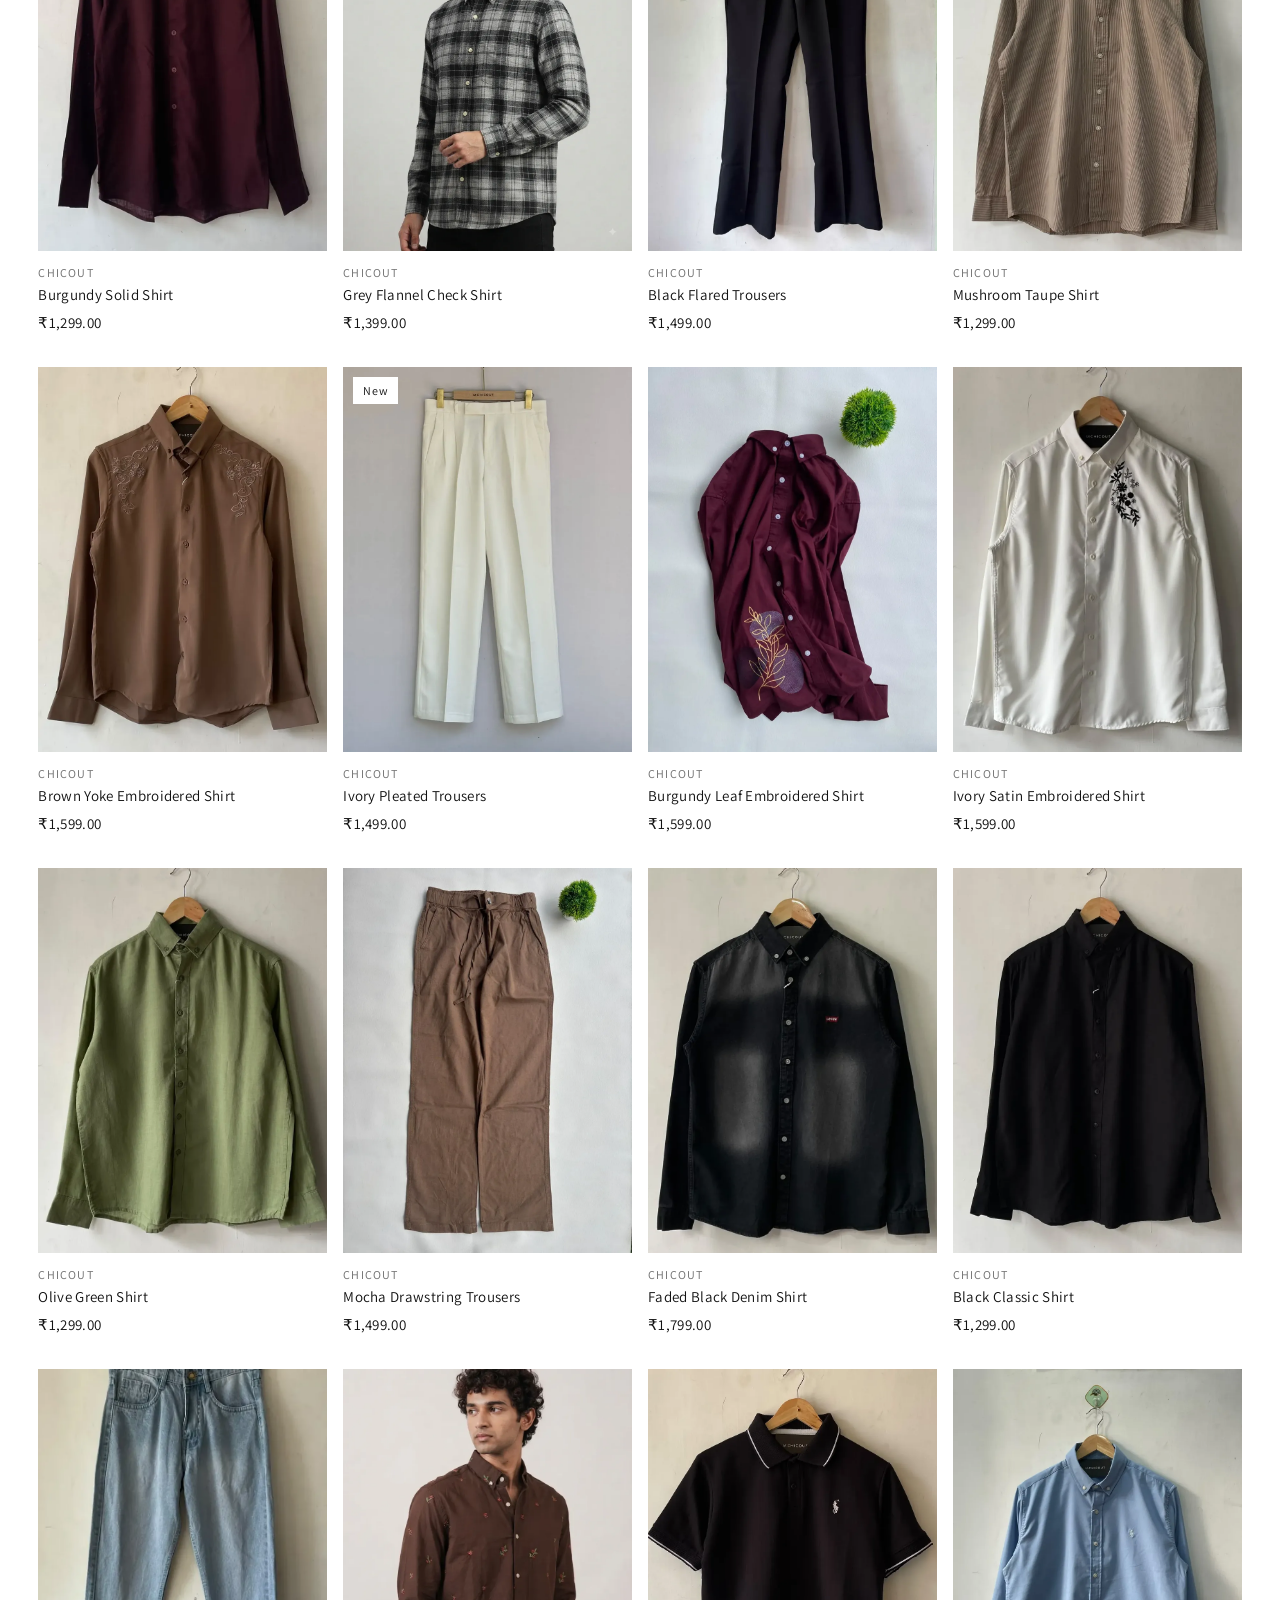
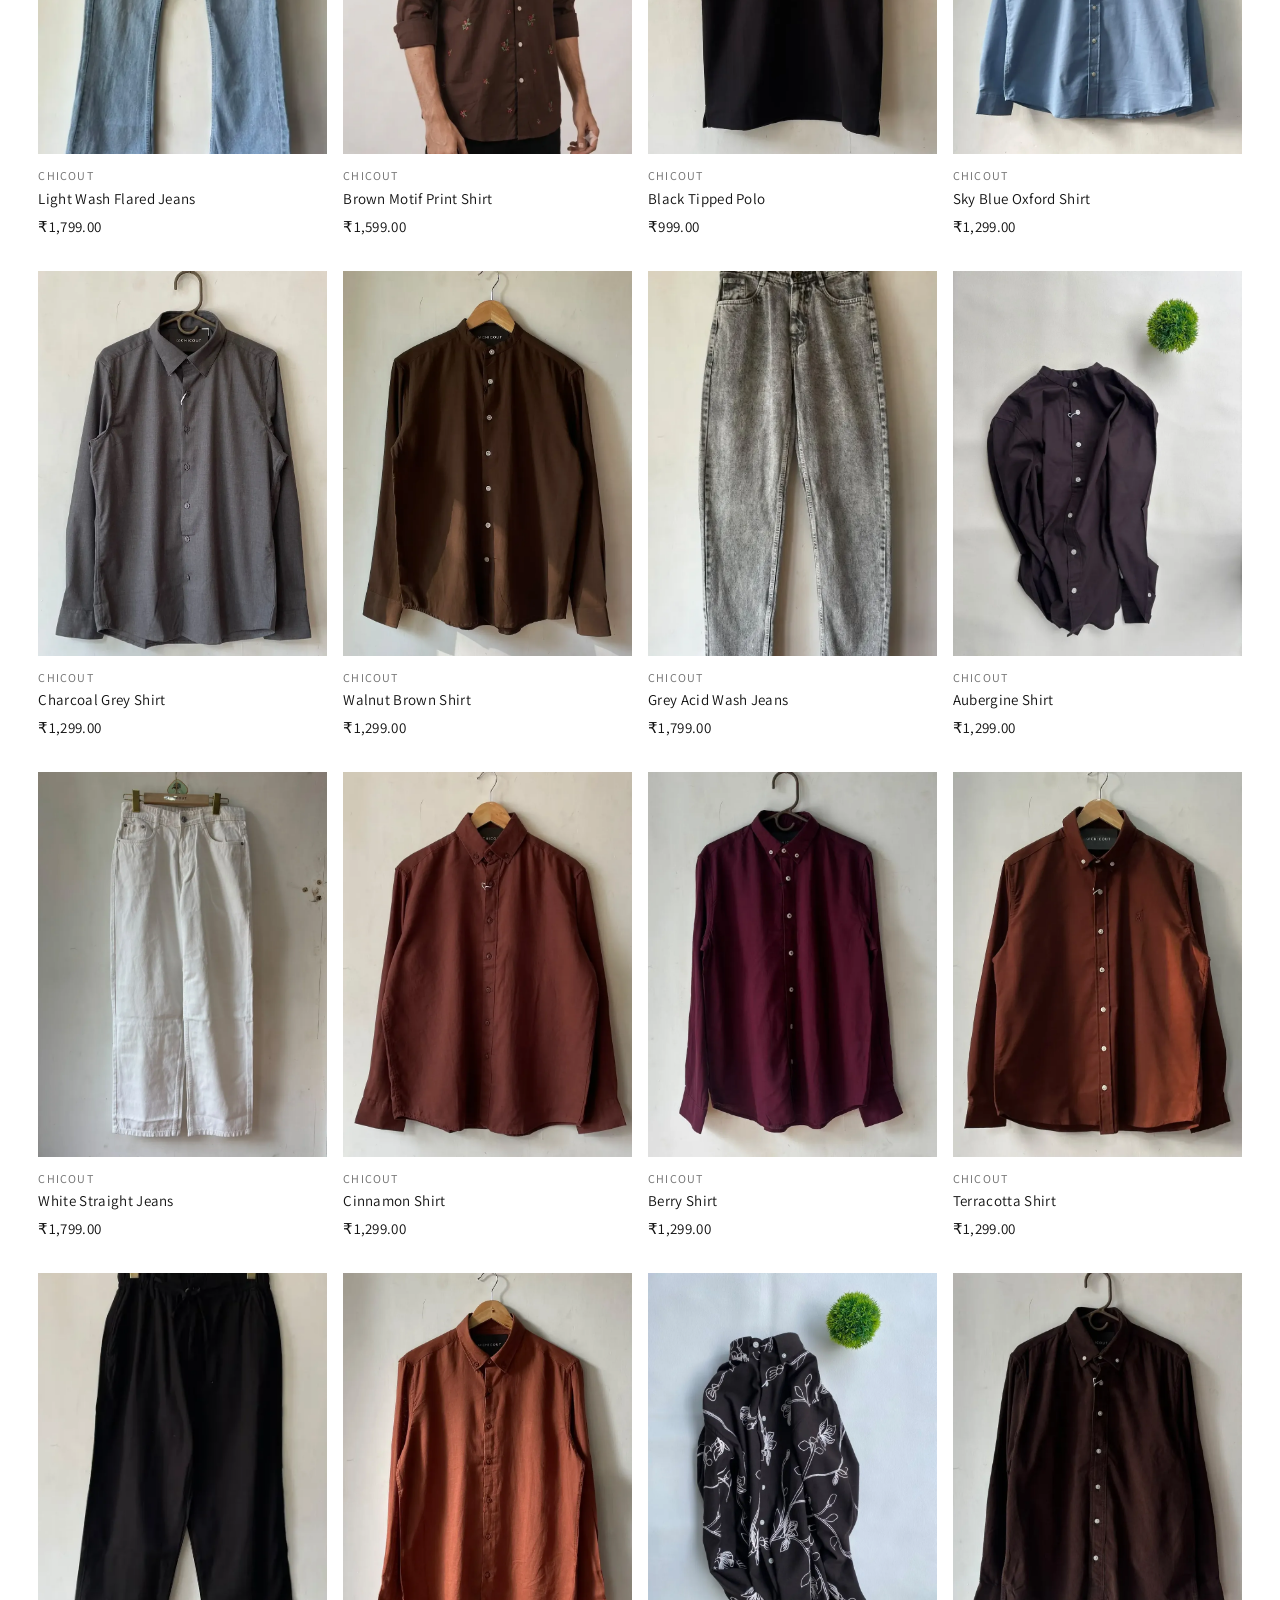
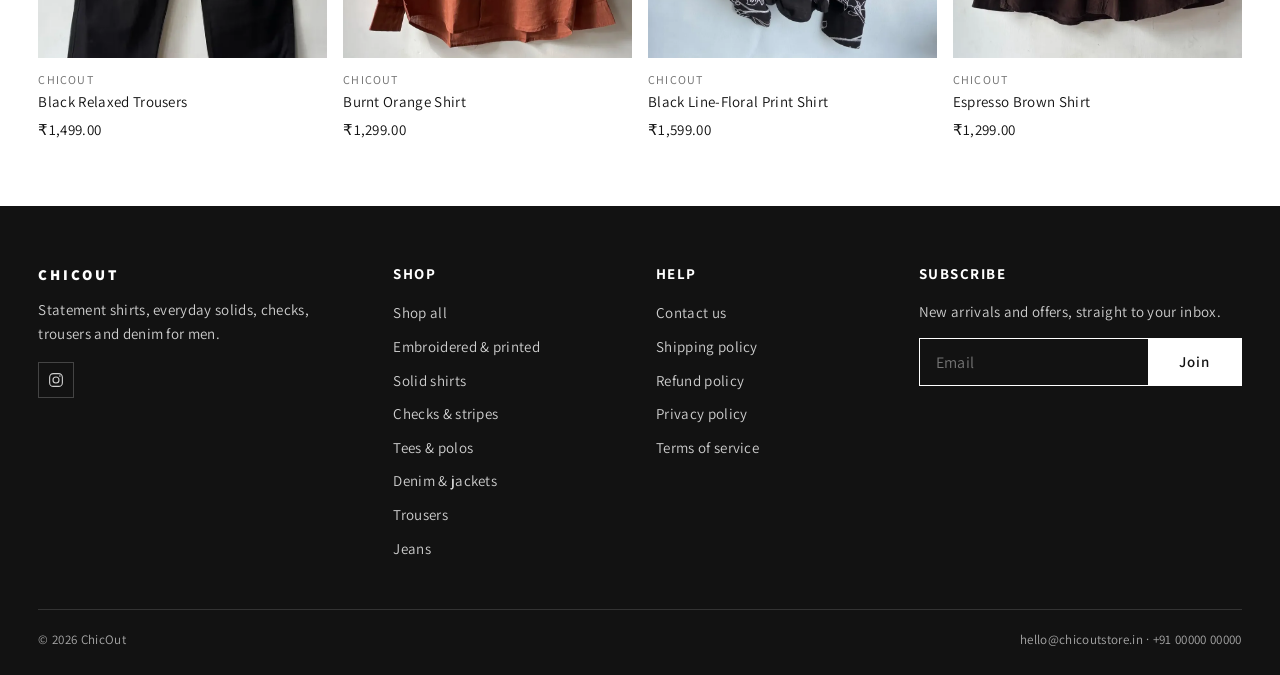
<file: store-theme/html/collection.html>
<!DOCTYPE html>
<html lang="en">
<head>
  <meta charset="UTF-8">
  <meta name="viewport" content="width=device-width, initial-scale=1.0">
  <title>Shop all — ChicOut</title>
  <meta name="description" content="Shop ChicOut shirts, trousers and jeans.">
  <link rel="preconnect" href="https://fonts.googleapis.com">
  <link rel="preconnect" href="https://fonts.gstatic.com" crossorigin>
  <link href="https://fonts.googleapis.com/css2?family=Assistant:wght@400;600;700;800&display=swap" rel="stylesheet">
  <link rel="stylesheet" href="assets/store.css">
</head>
<body>
  <div data-header></div>
  <main id="main">
    <div class="page-width">
      <div class="collection-hero">
        <ol class="breadcrumbs"><li><a href="index.html">Home</a></li><li data-crumb>Shop all</li></ol>
        <h1 class="h1" data-collection-title>Shop all</h1>
        <p data-collection-desc></p>
      </div>
      <div data-collection>
        <div class="facets">
          <div class="facets__pills" data-pills></div>
          <div class="facets__right">
            <label for="sort">Sort by</label>
            <select id="sort" class="select" data-sort>
              <option value="featured">Featured</option>
              <option value="title-asc">Alphabetically, A–Z</option>
              <option value="title-desc">Alphabetically, Z–A</option>
              <option value="price-asc">Price, low to high</option>
              <option value="price-desc">Price, high to low</option>
            </select>
            <span class="muted" data-product-count></span>
          </div>
        </div>
        <ul class="product-grid" data-grid></ul>
        <div class="empty-state" data-empty hidden><p>No products found.</p><a class="button" href="collection.html">Shop all</a></div>
      </div>
      <div style="height:64px"></div>
    </div>
  </main>
  <div data-footer></div>
  <script src="assets/products.js"></script>
  <script src="assets/store.js"></script>
</body>
</html>
</file>
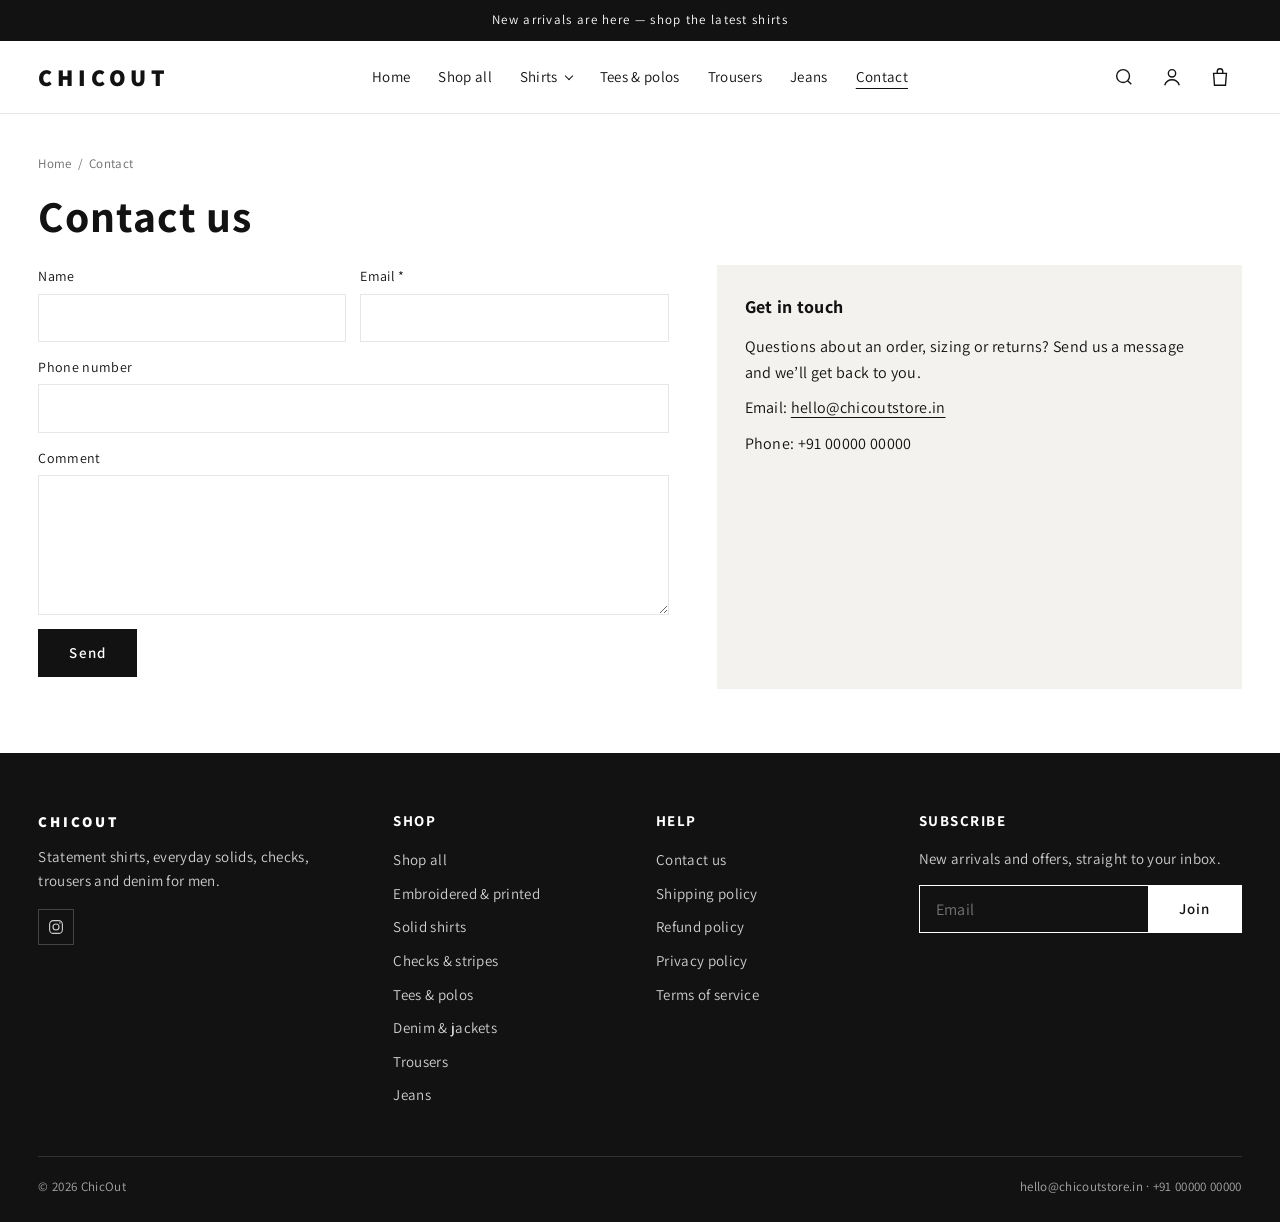
<file: store-theme/html/contact.html>
<!DOCTYPE html>
<html lang="en">
<head>
  <meta charset="UTF-8">
  <meta name="viewport" content="width=device-width, initial-scale=1.0">
  <title>Contact — ChicOut</title>
  <meta name="description" content="Contact ChicOut.">
  <link rel="preconnect" href="https://fonts.googleapis.com">
  <link rel="preconnect" href="https://fonts.gstatic.com" crossorigin>
  <link href="https://fonts.googleapis.com/css2?family=Assistant:wght@400;600;700;800&display=swap" rel="stylesheet">
  <link rel="stylesheet" href="assets/store.css">
</head>
<body>
  <div data-header></div>
  <main id="main">
    <div class="page-width">
      <div class="collection-hero"><ol class="breadcrumbs"><li><a href="index.html">Home</a></li><li>Contact</li></ol><h1 class="h1">Contact us</h1></div>
      <div class="contact" style="padding-top:0">
        <form class="contact-form" data-contact novalidate>
          <label class="field">Name<input type="text" name="name" autocomplete="name"></label>
          <label class="field">Email *<input type="email" name="email" autocomplete="email" required></label>
          <label class="field full">Phone number<input type="tel" name="phone" autocomplete="tel"></label>
          <label class="field full">Comment<textarea name="body"></textarea></label>
          <div class="full"><button class="button" type="submit">Send</button><p class="form-message" data-contact-message></p></div>
        </form>
        <div class="contact-details">
          <h2>Get in touch</h2>
          <p>Questions about an order, sizing or returns? Send us a message and we’ll get back to you.</p>
          <p data-store-email></p>
          <p data-store-phone></p>
        </div>
      </div>
    </div>
  </main>
  <div data-footer></div>
  <script src="assets/products.js"></script>
  <script src="assets/store.js"></script>
</body>
</html>
</file>
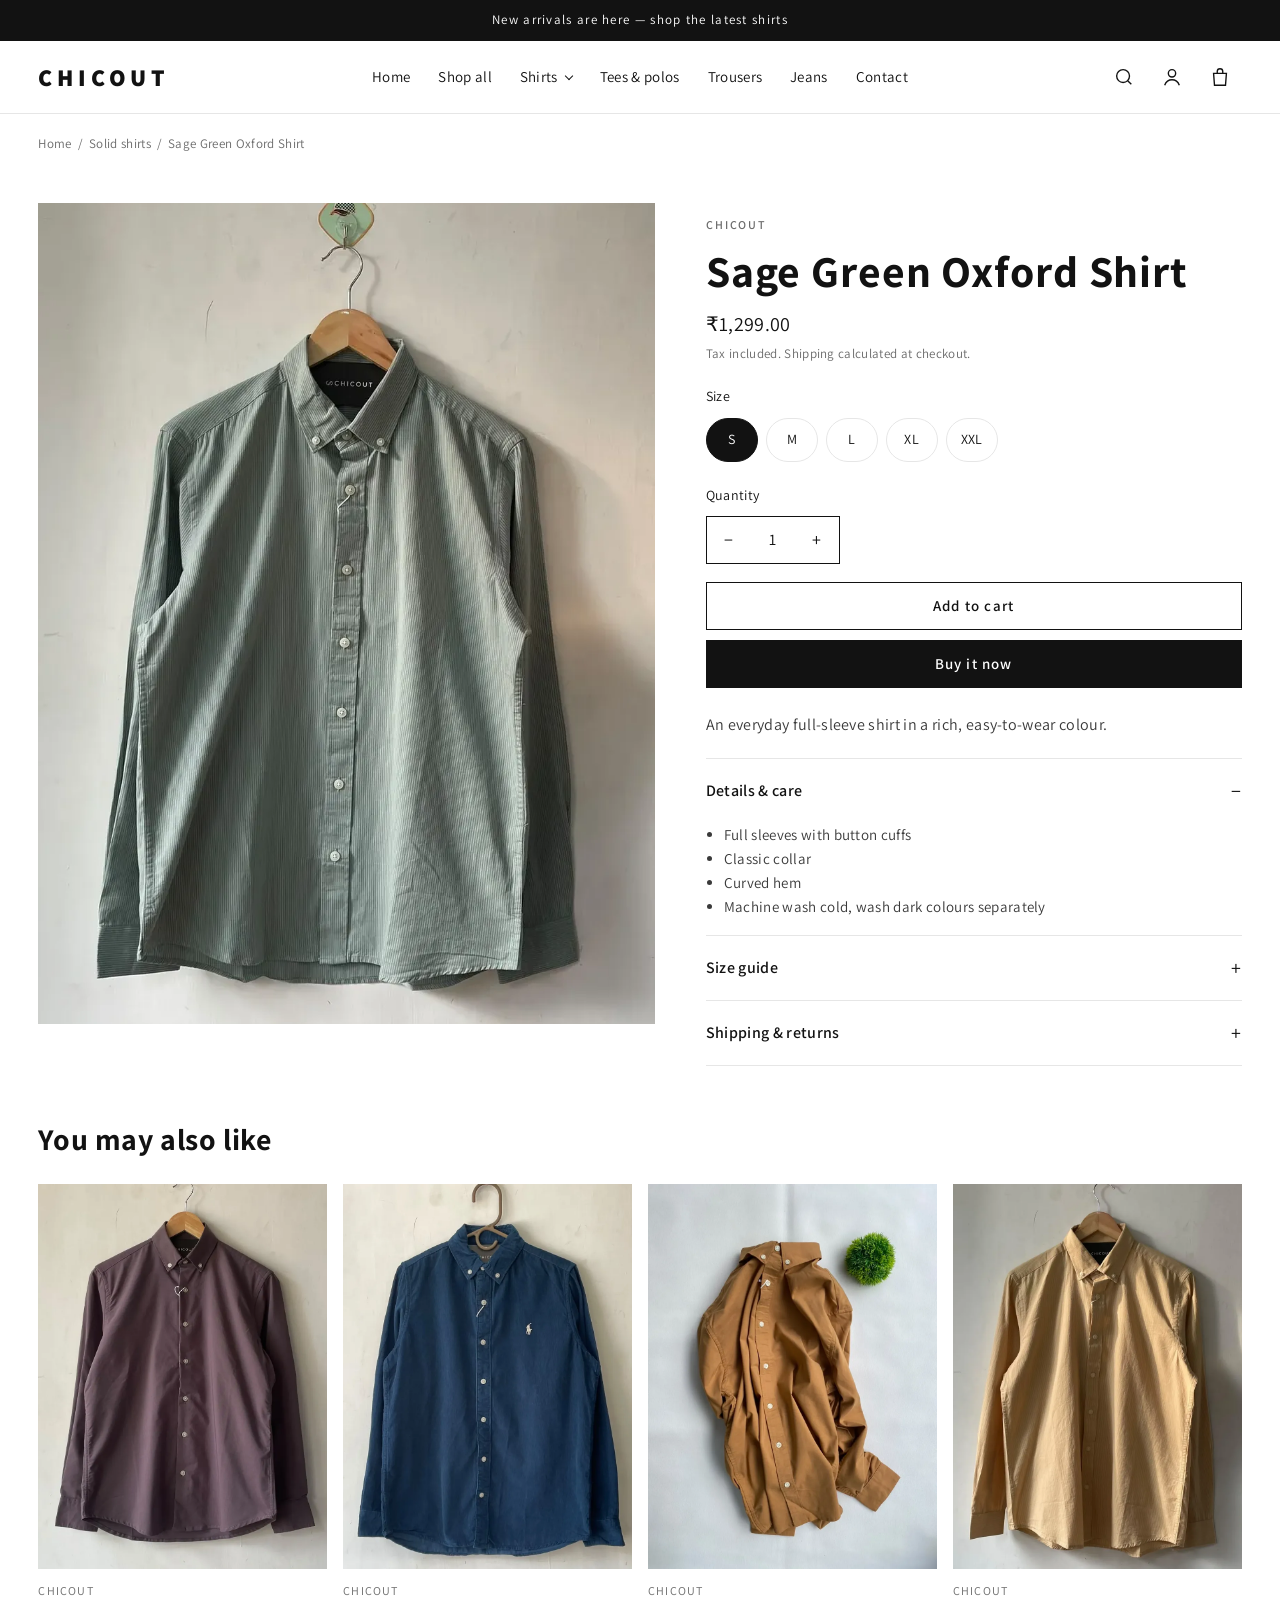
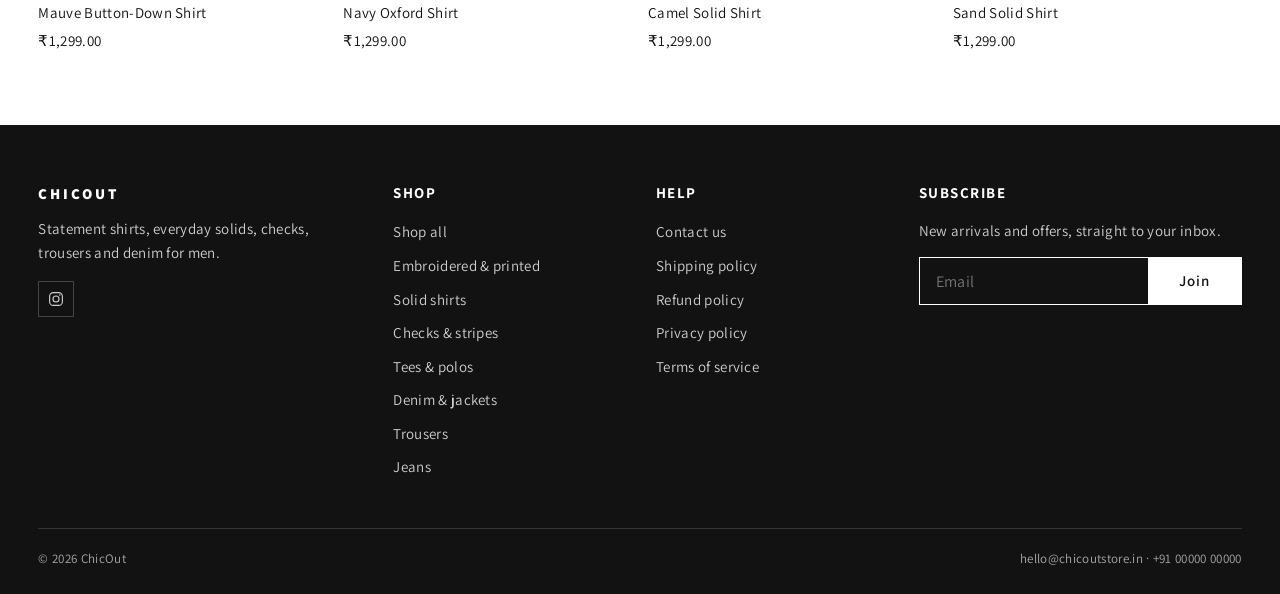
<file: store-theme/html/product.html>
<!DOCTYPE html>
<html lang="en">
<head>
  <meta charset="UTF-8">
  <meta name="viewport" content="width=device-width, initial-scale=1.0">
  <title>Product — ChicOut</title>
  <meta name="description" content="ChicOut product.">
  <link rel="preconnect" href="https://fonts.googleapis.com">
  <link rel="preconnect" href="https://fonts.gstatic.com" crossorigin>
  <link href="https://fonts.googleapis.com/css2?family=Assistant:wght@400;600;700;800&display=swap" rel="stylesheet">
  <link rel="stylesheet" href="assets/store.css">
</head>
<body>
  <div data-header></div>
  <main id="main">
    <div class="page-width" data-product>
      <ol class="breadcrumbs" style="margin-top:20px"><li><a href="index.html">Home</a></li><li data-crumb-cat></li><li data-crumb-name></li></ol>
      <div class="product">
        <div>
          <div class="product__media-main"><img data-main-img src="" alt="" width="900" height="1200"></div>
        </div>
        <div class="product__info">
          <p class="caption muted">ChicOut</p>
          <h1 class="h1" data-title></h1>
          <div class="product__price" data-price></div>
          <p class="product__tax">Tax included. Shipping calculated at checkout.</p>
          <p class="option-label"><span data-option-label>Size</span></p>
          <fieldset class="option-values" data-sizes><legend class="visually-hidden">Size</legend></fieldset>
          <p class="option-label">Quantity</p>
          <div class="quantity"><button type="button" data-qty-step="-1" aria-label="Decrease quantity">−</button><input type="number" min="1" value="1" data-qty-input aria-label="Quantity"><button type="button" data-qty-step="1" aria-label="Increase quantity">+</button></div>
          <div class="product__buttons">
            <button type="button" class="button button--secondary button--full" data-add>Add to cart</button>
            <button type="button" class="button button--full" data-buy>Buy it now</button>
          </div>
          <p class="product__description" data-desc></p>
          <div class="accordion">
            <details open><summary>Details &amp; care</summary><div class="rte" data-details></div></details>
            <details><summary>Size guide</summary><div class="rte" data-size-guide></div></details>
            <details><summary>Shipping &amp; returns</summary><div class="rte"><p>Shipping options and costs are shown at checkout. See our <a class="link" href="https://chicoutstore.in/policies/refund-policy">refund policy</a> for returns and exchanges.</p></div></details>
          </div>
        </div>
      </div>
      <section class="section" style="padding-top:0">
        <div class="title-row"><h2 class="h2">You may also like</h2></div>
        <ul class="product-grid" data-related></ul>
      </section>
    </div>
  </main>
  <div data-footer></div>
  <script src="assets/products.js"></script>
  <script src="assets/store.js"></script>
</body>
</html>
</file>
<file: html/assets/base.css>
/* ============================================================
   Shared design tokens, type and buttons. Scoped under .sx so they never
   leak into a Shopify theme: the HTML pages put .sx on <body>, every Shopify
   section puts it on its own wrapper. Change colours and fonts here per client.
   ============================================================ */
.sx {
  --font-heading-family: "Inter", "Helvetica Neue", Helvetica, Arial, sans-serif;
  --font-body-family: "Inter", "Helvetica Neue", Helvetica, Arial, sans-serif;
  --font-accent: "Instrument Serif", Georgia, "Times New Roman", serif;
  --ink: #1d1814;
  --ink-2: #3a322b;
  --paper: #f7f3ee;
  --muted: #7b7068;
  --line: #e4dbd0;
  --mist: #efe9e1;
  --cream: #ece3d6;
  --accent: #9a4a2f;
  --radius: 14px;
  --gutter: clamp(16px, 3vw, 40px);
  --maxw: 1440px;
  --ease-out: cubic-bezier(.22, 1, .36, 1);
  --ease-in-out: cubic-bezier(.65, 0, .35, 1);
}
.sx { font-family: var(--font-body-family); color: var(--ink); }
.sx *, .sx *::before, .sx *::after { box-sizing: border-box; }
/* minimal reset so theme styles don't bleed into the sections */
.sx a { color: inherit; }
.sx img { max-width: 100%; }
.sx button, .sx input, .sx select, .sx textarea { font: inherit; color: inherit; letter-spacing: inherit; }

/* ---------- layout + type ----------*/
.sx .container { width: 100%; max-width: var(--maxw); margin: 0 auto; padding: 0 var(--gutter); }
.sx .section { padding: clamp(72px, 9vw, 140px) 0; }
.sx .eyebrow {
  display: inline-flex; align-items: center; gap: 12px;
  font-size: 12px; font-weight: 600; letter-spacing: .18em; text-transform: uppercase;
}
.sx .eyebrow::before { content: ''; width: 28px; height: 1px; background: currentColor; opacity: .5; }
.sx .eyebrow.no-line::before { display: none; }
.sx .display {
  margin: 0; font-family: var(--font-heading-family);
  font-size: clamp(44px, 7.2vw, 112px); font-weight: 800; line-height: .92; letter-spacing: -.045em;
}
.sx .h1 { margin: 0; font-size: clamp(40px, 5.4vw, 80px); font-weight: 800; line-height: .95; letter-spacing: -.04em; }
.sx .h2 { margin: 0; font-size: clamp(32px, 4vw, 56px); font-weight: 800; line-height: 1; letter-spacing: -.035em; }
.sx .h3 { margin: 0; font-size: clamp(22px, 2vw, 28px); font-weight: 700; line-height: 1.15; letter-spacing: -.02em; }
.sx .display em, .sx .h1 em, .sx .h2 em, .sx .h3 em, .sx .accent {
  font-family: var(--font-accent); font-style: italic; font-weight: 400; letter-spacing: -.01em;
}
.sx .lead { font-size: clamp(17px, 1.4vw, 20px); line-height: 1.55; color: var(--ink-2); max-width: 560px; }
.sx .muted { color: var(--muted); }
.sx .section-head { display: flex; align-items: flex-end; justify-content: space-between; gap: 24px; margin-bottom: clamp(32px, 4vw, 56px); }
.sx .section-head p { margin: 14px 0 0; max-width: 460px; color: var(--muted); }

/* ---------- buttons + links ----------*/
.sx .btn {
  position: relative; display: inline-flex; align-items: center; justify-content: center; gap: 10px;
  height: 54px; padding: 0 30px; border-radius: 999px; border: 1px solid transparent;
  font-size: 15px; font-weight: 600; letter-spacing: .01em; text-decoration: none; cursor: pointer;
  overflow: hidden; isolation: isolate; white-space: nowrap;
  transition: color .45s var(--ease-out), border-color .45s var(--ease-out), background .45s var(--ease-out);
}
.sx .btn::before {
  /* fill that rises from the bottom on hover */
  content: ''; position: absolute; inset: 0; z-index: -1; border-radius: inherit;
  transform: translateY(101%); transition: transform .55s var(--ease-out);
}
.sx .btn:hover::before { transform: none; }
.sx .btn svg { width: 18px; height: 18px; transition: transform .45s var(--ease-out); }
.sx .btn:hover svg { transform: translateX(4px); }
.sx .btn-dark { background: var(--ink); color: #fff; }
.sx .btn-dark::before { background: var(--accent); }
.sx .btn-light { background: #fff; color: var(--ink); }
.sx .btn-light::before { background: var(--ink); }
.sx .btn-light:hover { color: #fff; }
.sx .btn-line { border-color: currentColor; color: var(--ink); background: transparent; }
.sx .btn-line::before { background: var(--ink); }
.sx .btn-line:hover { color: #fff; border-color: var(--ink); }
.sx .btn-block { width: 100%; }
.sx .btn:disabled { opacity: .45; cursor: not-allowed; }
.sx .link-arrow {
  display: inline-flex; align-items: center; gap: 8px; padding-bottom: 3px;
  font-size: 14px; font-weight: 600; text-decoration: none;
  background: linear-gradient(currentColor, currentColor) left bottom / 100% 1px no-repeat;
  transition: background-size .5s var(--ease-out);
}
.sx .link-arrow:hover { background-size: 0 1px; background-position: right bottom; }
.sx .link-arrow svg { width: 16px; height: 16px; transition: transform .4s var(--ease-out); }
.sx .link-arrow:hover svg { transform: translateX(4px); }
</file>
<file: html/assets/site.css>
/* ============================================================
   Site shell + shared components for the static HTML pages.
   Brand colours and fonts live in :root — change them per client.
   ============================================================ */
:root {
  --header-h: 64px;
}
*, *::before, *::after { box-sizing: border-box; }
html { -webkit-text-size-adjust: 100%; scroll-padding-top: calc(var(--header-h) + 16px); }
body {
  margin: 0;
  background: var(--paper);
  color: var(--ink);
  font-family: var(--font-body-family);
  font-size: 16px; line-height: 1.5;
  -webkit-font-smoothing: antialiased;
  text-rendering: optimizeLegibility;
}
html.is-loading, html.is-loading body { overflow: hidden; }
img { max-width: 100%; display: block; }
a { color: inherit; }
button, input, select, textarea { font: inherit; color: inherit; }
::selection { background: var(--ink); color: var(--paper); }
:focus-visible { outline: 2px solid var(--ink); outline-offset: 3px; }
.visually-hidden {
  position: absolute !important; width: 1px; height: 1px; overflow: hidden;
  clip: rect(0 0 0 0); white-space: nowrap;
}
.skip-link {
  position: fixed; left: 12px; top: -60px; z-index: 100001;
  padding: 10px 16px; border-radius: 999px; background: var(--ink); color: #fff; text-decoration: none;
  transition: top .2s ease;
}
.skip-link:focus { top: 12px; }

/* ---------- header ---------- */
.util-bar { background: var(--mist); font-size: 12px; font-weight: 500; }
.util-bar ul {
  list-style: none; margin: 0 auto; padding: 0 36px; max-width: 1920px; height: 32px;
  display: flex; align-items: center; justify-content: flex-end;
}
.util-bar li + li::before { content: ''; display: inline-block; width: 1px; height: 12px; background: currentColor; margin: 0 12px; vertical-align: -1px; }
.util-bar a { text-decoration: none; }
.util-bar a:hover { color: var(--muted); }

.site-header {
  position: sticky; top: 0; z-index: 900;
  background: rgba(255, 255, 255, .92);
  -webkit-backdrop-filter: saturate(1.6) blur(14px); backdrop-filter: saturate(1.6) blur(14px);
  transition: transform .45s var(--ease-out), box-shadow .3s ease;
}
.site-header.is-scrolled { box-shadow: 0 1px 0 var(--line); }
.site-header.is-hidden { transform: translateY(-100%); }
.site-header-in {
  max-width: 1920px; margin: 0 auto; padding: 0 36px; height: var(--header-h);
  display: grid; grid-template-columns: 1fr auto 1fr; align-items: center;
}
.site-logo { justify-self: start; display: inline-flex; align-items: center; height: 40px; text-decoration: none; }
.site-logo img { height: 24px; width: auto; transition: transform .5s var(--ease-out); }
.site-logo:hover img { transform: skewX(-8deg) translateX(2px); }
.site-logo-text { font-size: 24px; font-weight: 900; font-style: italic; letter-spacing: -.04em; }
.site-nav { display: flex; gap: 26px; }
.site-nav a {
  position: relative; padding: 8px 0;
  font-size: 15px; font-weight: 500; text-decoration: none;
}
.site-nav a::after {
  content: ''; position: absolute; left: 0; right: 0; bottom: 2px; height: 2px; background: currentColor;
  transform: scaleX(0); transform-origin: right; transition: transform .45s var(--ease-out);
}
.site-nav a:hover::after, .site-nav a[aria-current]::after { transform: scaleX(1); transform-origin: left; }
.site-nav-foot { display: none; }
.site-tools { justify-self: end; display: flex; align-items: center; gap: 4px; }
.site-search {
  display: flex; align-items: center; gap: 10px;
  height: 40px; padding: 0 22px 0 12px; margin-right: 6px;
  border: 0; border-radius: 999px; background: var(--mist); color: var(--muted);
  font-size: 15px; cursor: pointer; transition: background .25s ease;
}
.site-search:hover { background: #ebebeb; }
.site-search svg { width: 22px; height: 22px; color: var(--ink); }
.icon-btn {
  position: relative; display: grid; place-items: center;
  width: 40px; height: 40px; border-radius: 50%;
  background: none; border: 0; color: inherit; cursor: pointer; text-decoration: none;
  transition: background .2s ease;
}
.icon-btn:hover { background: var(--mist); }
.icon-btn svg { width: 22px; height: 22px; }
.cart-count {
  position: absolute; top: 3px; right: 2px;
  min-width: 17px; height: 17px; padding: 0 4px; border-radius: 9px;
  background: var(--accent); color: #fff;
  font-size: 10px; font-weight: 700; line-height: 17px; text-align: center;
}
.cart-count[hidden] { display: none; }
.menu-btn { display: none; }
.burger { position: relative; width: 20px; height: 12px; }
.burger i {
  position: absolute; left: 0; right: 0; height: 1.6px; border-radius: 2px; background: currentColor;
  transition: transform .4s var(--ease-out), top .4s var(--ease-out);
}
.burger i:first-child { top: 0; }
.burger i:last-child { top: 10px; }
.nav-open .burger i:first-child { top: 5px; transform: rotate(45deg); }
.nav-open .burger i:last-child { top: 5px; transform: rotate(-45deg); }
.nav-scrim { display: none; }

@media (max-width: 1099.98px) {
  .util-bar ul { padding: 0 16px; justify-content: center; }
  /* a backdrop-filter would trap the fixed full-screen menu inside the header */
  .site-header { background: #fff; -webkit-backdrop-filter: none; backdrop-filter: none; }
  .site-header-in { padding: 0 10px 0 18px; grid-template-columns: auto 1fr; }
  .site-nav {
    position: fixed; inset: 0; z-index: -1; height: 100vh; height: 100dvh;
    flex-direction: column; justify-content: center; gap: 2px; padding: 90px 28px 40px;
    background: #fff;
    clip-path: inset(0 0 100% 0); transition: clip-path .7s var(--ease-in-out);
  }
  .site-nav a {
    font-size: clamp(34px, 9vw, 56px); font-weight: 800; letter-spacing: -.04em; line-height: 1.12;
    opacity: 0; transform: translateY(30px);
    transition: opacity .5s ease, transform .7s var(--ease-out);
  }
  .site-nav a::after { display: none; }
  .site-nav a[aria-current] { font-family: var(--font-accent); font-style: italic; font-weight: 400; }
  .site-nav-foot { display: block; margin-top: 32px; font-size: 14px; color: var(--muted); opacity: 0; transition: opacity .5s ease .5s; }
  .nav-open .site-nav { clip-path: inset(0 0 0 0); }
  .nav-open .site-nav a { opacity: 1; transform: none; transition-delay: calc(.25s + var(--ni, 0) * .06s); }
  .nav-open .site-nav-foot { opacity: 1; }
  .nav-open .site-header { background: #fff; transform: none; }
  .site-search { padding: 0; width: 40px; justify-content: center; margin: 0; background: none; }
  .site-search span { display: none; }
  .menu-btn { display: grid; }
}
@media (max-width: 479.98px) { .hide-sm { display: none; } }

/* ---------- search overlay ---------- */
.search { position: fixed; inset: 0; z-index: 99996; pointer-events: none; }
.search-scrim { position: absolute; inset: 0; background: rgba(0, 0, 0, .35); opacity: 0; transition: opacity .35s ease; }
.search-panel {
  position: relative; background: #fff; padding: 22px var(--gutter) 36px;
  transform: translateY(-100%); transition: transform .6s var(--ease-out);
  box-shadow: 0 30px 60px rgba(0, 0, 0, .12);
}
.search.is-open { pointer-events: auto; }
.search.is-open .search-scrim { opacity: 1; }
.search.is-open .search-panel { transform: none; }
.search-form { display: flex; align-items: center; gap: 14px; max-width: 880px; margin: 0 auto; padding: 0 18px; height: 56px; border-radius: 999px; background: var(--mist); }
.search-form svg { width: 22px; height: 22px; flex: 0 0 auto; }
.search-form input { flex: 1; min-width: 0; border: 0; background: none; outline: none; font-size: 18px; }
.search-cancel { border: 0; background: none; font-weight: 600; cursor: pointer; }
.search-tags { display: flex; flex-wrap: wrap; align-items: center; gap: 8px; max-width: 880px; margin: 18px auto 0; font-size: 13px; }
.search-tags span { color: var(--muted); margin-right: 4px; }
.search-tags button { border: 1px solid var(--line); background: none; border-radius: 999px; padding: 6px 14px; cursor: pointer; transition: border-color .2s ease, background .2s ease; }
.search-tags button:hover { border-color: var(--ink); }
.search-results { list-style: none; max-width: 880px; margin: 16px auto 0; padding: 0; }
.search-results li { animation: rise .5s var(--ease-out) both; animation-delay: calc(var(--i, 0) * .045s); }
.search-results a { display: grid; grid-template-columns: 60px 1fr auto; align-items: center; gap: 16px; padding: 10px 8px; border-radius: 12px; text-decoration: none; transition: background .2s ease; }
.search-results a:hover { background: var(--mist); }
.sr-img { display: grid; place-items: center; width: 60px; height: 60px; border-radius: 10px; overflow: hidden; }
.sr-img img { max-width: 86%; max-height: 86%; object-fit: contain; }
.sr-txt strong { display: block; font-weight: 600; }
.sr-txt span { font-size: 13px; color: var(--muted); }
.sr-price { font-weight: 600; }
.sr-all a { display: flex; justify-content: flex-end; gap: 8px; font-weight: 600; font-size: 14px; }
.sr-all svg { width: 18px; }
.sr-none { padding: 18px 8px; color: var(--muted); }
@keyframes rise { from { opacity: 0; transform: translateY(12px); } }

/* ---------- bag drawer ---------- */
.bag { position: fixed; inset: 0; z-index: 99995; pointer-events: none; }
.bag-scrim { position: absolute; inset: 0; background: rgba(0, 0, 0, .4); opacity: 0; transition: opacity .35s ease; }
.bag-panel {
  position: absolute; top: 0; right: 0; bottom: 0; width: min(440px, 100vw);
  display: flex; flex-direction: column; background: #fff;
  transform: translateX(100%); transition: transform .6s var(--ease-out);
}
.bag.bag-open { pointer-events: auto; }
.bag.bag-open .bag-scrim { opacity: 1; }
.bag.bag-open .bag-panel { transform: none; }
.bag-head { display: flex; align-items: center; justify-content: space-between; padding: 20px 24px; border-bottom: 1px solid var(--line); }
.bag-head h2 { margin: 0; font-size: 20px; font-weight: 600; }
.bag-head h2 span { color: var(--muted); font-weight: 400; }
.bag-list { flex: 1; overflow-y: auto; margin: 0; padding: 0 24px; list-style: none; }
.bag-empty { display: grid; justify-items: center; gap: 18px; padding: 80px 0; text-align: center; color: var(--muted); }
.bag-empty p { margin: 0; font-size: 17px; }
.bag-line { display: grid; grid-template-columns: 88px 1fr auto; gap: 14px; padding: 18px 0; border-bottom: 1px solid var(--line); animation: bagIn .45s var(--ease-out) both; }
@keyframes bagIn { from { opacity: 0; transform: translateX(24px); } }
.bag-line img, .bag-ph { width: 88px; height: 88px; object-fit: contain; background: var(--cream); border-radius: 10px; padding: 6px; }
.bag-line h3 { margin: 0; font-size: 15px; font-weight: 600; }
.bag-line p { margin: 2px 0 0; font-size: 13px; color: var(--muted); }
.bag-qty { display: inline-flex; align-items: center; margin-top: 10px; border: 1px solid var(--line); border-radius: 999px; }
.bag-qty button { width: 30px; height: 30px; border: 0; background: none; cursor: pointer; font-size: 16px; }
.bag-qty span { min-width: 20px; text-align: center; font-size: 13px; }
.bag-line-price { display: flex; flex-direction: column; align-items: flex-end; justify-content: space-between; font-size: 15px; font-weight: 600; }
.bag-remove { border: 0; background: none; padding: 0; color: var(--muted); font-size: 12px; text-decoration: underline; cursor: pointer; }
.bag-foot { padding: 20px 24px 24px; border-top: 1px solid var(--line); }
.bag-total { display: flex; justify-content: space-between; font-size: 17px; font-weight: 600; }
.bag-note { margin: 6px 0 16px; font-size: 13px; color: var(--muted); }
.bag-note a { color: var(--ink); font-weight: 600; }
.bag-continue { display: block; width: 100%; margin-top: 10px; padding: 10px; border: 0; background: none; font-size: 14px; font-weight: 500; text-decoration: underline; cursor: pointer; }

/* ---------- footer ---------- */
.site-footer { background: var(--ink); color: #fff; overflow: hidden; }
.ft-top {
  max-width: var(--maxw); margin: 0 auto; padding: clamp(64px, 8vw, 110px) var(--gutter) 48px;
  display: grid; grid-template-columns: 1.6fr repeat(3, 1fr); gap: 40px;
}
.ft-news h2 { margin: 0; font-size: clamp(30px, 3vw, 44px); font-weight: 800; letter-spacing: -.035em; line-height: 1; }
.ft-news > p { margin: 14px 0 22px; max-width: 360px; color: rgba(255, 255, 255, .6); font-size: 15px; }
.ft-form { position: relative; display: flex; max-width: 420px; border-bottom: 1px solid rgba(255, 255, 255, .35); transition: border-color .3s ease; }
.ft-form:focus-within { border-color: #fff; }
.ft-form input { flex: 1; min-width: 0; height: 52px; border: 0; background: none; color: #fff; outline: none; font-size: 16px; }
.ft-form input::placeholder { color: rgba(255, 255, 255, .45); }
.ft-form button { width: 52px; height: 52px; border: 0; background: none; color: #fff; cursor: pointer; }
.ft-form button svg { width: 22px; height: 22px; transition: transform .4s var(--ease-out); }
.ft-form button:hover svg { transform: translateX(6px); }
.form-msg { position: absolute; left: 0; top: 100%; margin: 10px 0 0; font-size: 13px; }
.is-error .form-msg { color: #ff8a8a; }
.is-done .form-msg { color: #b6f09c; animation: rise .5s var(--ease-out); }
.ft-col h3 { margin: 6px 0 18px; font-size: 13px; font-weight: 600; letter-spacing: .14em; text-transform: uppercase; color: rgba(255, 255, 255, .5); }
.ft-col ul { list-style: none; margin: 0; padding: 0; display: grid; gap: 12px; }
.ft-col a { position: relative; text-decoration: none; font-size: 16px; }
.ft-col a::after { content: ''; position: absolute; left: 0; right: 0; bottom: -2px; height: 1px; background: currentColor; transform: scaleX(0); transform-origin: right; transition: transform .45s var(--ease-out); }
.ft-col a:hover::after { transform: scaleX(1); transform-origin: left; }
.ft-mid {
  max-width: var(--maxw); margin: 0 auto; padding: 24px var(--gutter);
  display: flex; flex-wrap: wrap; align-items: center; justify-content: space-between; gap: 18px;
  border-top: 1px solid rgba(255, 255, 255, .12);
}
.ft-social { display: flex; gap: 10px; }
.ft-social a {
  display: grid; place-items: center; width: 44px; height: 44px; border-radius: 50%;
  border: 1px solid rgba(255, 255, 255, .25); transition: background .3s ease, color .3s ease, transform .3s var(--ease-out);
}
.ft-social a:hover { background: #fff; color: var(--ink); transform: translateY(-3px); }
.ft-social svg { width: 20px; height: 20px; }
.ft-contact { display: flex; flex-wrap: wrap; gap: 8px 24px; font-size: 14px; color: rgba(255, 255, 255, .65); }
.ft-contact a { color: #fff; text-decoration: none; }
.ft-word {
  display: flex; justify-content: center; padding: 0 var(--gutter);
  font-size: clamp(90px, 25vw, 400px); font-weight: 900; font-style: italic; letter-spacing: -.06em; line-height: .78;
  color: #fff; user-select: none; overflow: hidden;
}
.ft-word span { display: inline-block; transform: translateY(100%); transition: transform 1.2s var(--ease-out); transition-delay: calc(var(--ci, 0) * .07s); }
.ft-word.is-in span { transform: none; }
.ft-base {
  max-width: var(--maxw); margin: 0 auto; padding: 22px var(--gutter) 28px;
  display: flex; flex-wrap: wrap; justify-content: space-between; gap: 12px;
  font-size: 13px; color: rgba(255, 255, 255, .55);
}
.ft-base-links { display: flex; gap: 20px; }
.ft-base a { text-decoration: none; }
.ft-base a:hover { color: #fff; }
@media (max-width: 899.98px) {
  .ft-top { grid-template-columns: 1fr 1fr; }
  .ft-news { grid-column: 1 / -1; }
}

/* ---------- preloader ---------- */
.preloader {
  position: fixed; inset: 0; z-index: 100002;
  display: grid; place-items: center; background: var(--ink); color: #fff;
  transition: clip-path 1s var(--ease-in-out);
  clip-path: inset(0 0 0 0);
}
.preloader.is-out { clip-path: inset(0 0 100% 0); }
.pl-word { display: flex; overflow: hidden; font-size: clamp(56px, 12vw, 180px); font-weight: 900; font-style: italic; letter-spacing: -.05em; line-height: 1; }
.pl-word span { display: inline-block; transform: translateY(110%); transition: transform .9s var(--ease-out); transition-delay: calc(var(--ci) * .06s); }
.preloader.is-in .pl-word span { transform: none; }
.preloader.is-out .pl-word span { transform: translateY(-110%); transition-duration: .6s; transition-delay: calc(var(--ci) * .03s); }
.pl-bar { position: absolute; left: var(--gutter); right: var(--gutter); bottom: 48px; height: 1px; background: rgba(255, 255, 255, .2); }
.pl-bar i { display: block; height: 100%; background: #fff; transform-origin: left; transform: scaleX(0); }
.pl-count { position: absolute; right: var(--gutter); bottom: 62px; font-size: 14px; font-variant-numeric: tabular-nums; letter-spacing: .1em; }

/* ---------- page transition curtain ---------- */
.pt-curtain {
  position: fixed; inset: 0; z-index: 100000; pointer-events: none;
  display: grid; place-items: center; background: var(--ink); color: #fff;
  transform: translateY(100%);
}
.pt-curtain span { font-size: clamp(40px, 8vw, 110px); font-weight: 900; font-style: italic; letter-spacing: -.05em; opacity: 0; transition: opacity .3s ease; }
.pt-out .pt-curtain { transform: none; transition: transform .5s var(--ease-in-out); }
.pt-out .pt-curtain span { opacity: 1; transition-delay: .2s; }
.pt-in .pt-curtain { transform: none; }
.pt-in .pt-curtain span { opacity: 1; }
.pt-in.pt-in-go .pt-curtain { transform: translateY(-100%); transition: transform .8s var(--ease-in-out); }
.pt-in.pt-in-go .pt-curtain span { opacity: 0; }

/* ---------- scroll progress + back to top ---------- */
.scroll-progress { position: fixed; left: 0; right: 0; top: 0; z-index: 950; height: 2px; pointer-events: none; }
.scroll-progress i { display: block; height: 100%; background: var(--accent); transform-origin: left; transform: scaleX(0); }
.to-top {
  position: fixed; right: 22px; bottom: 22px; z-index: 800;
  display: grid; place-items: center; width: 48px; height: 48px; padding: 0; border: 0; border-radius: 50%;
  background: #fff; color: var(--ink); box-shadow: 0 10px 30px rgba(0, 0, 0, .14); cursor: pointer;
  opacity: 0; transform: translateY(20px) scale(.8); pointer-events: none;
  transition: opacity .4s ease, transform .5s var(--ease-out);
}
.to-top.is-on { opacity: 1; transform: none; pointer-events: auto; }
.to-top > svg:last-child { width: 18px; height: 18px; position: relative; transition: transform .4s var(--ease-out); }
.to-top:hover > svg:last-child { transform: translateY(-3px); }
.to-top-ring { position: absolute; inset: 0; width: 100%; height: 100%; transform: rotate(-90deg); }
.to-top-ring circle { fill: none; stroke: var(--ink); stroke-width: 2; }

/* ---------- custom cursor (desktop) ---------- */
.cursor { position: fixed; left: 0; top: 0; z-index: 100003; pointer-events: none; opacity: 0; transition: opacity .3s ease; }
.cursor.is-on { opacity: 1; }
.cursor-dot, .cursor-ring { position: fixed; left: 0; top: 0; }
.cursor-dot { width: 6px; height: 6px; margin: -3px 0 0 -3px; border-radius: 50%; background: var(--ink); mix-blend-mode: difference; filter: invert(1); }
.cursor-ring {
  display: grid; place-items: center;
  width: 36px; height: 36px; margin: -18px 0 0 -18px; border-radius: 50%;
  border: 1px solid rgba(17, 17, 17, .35);
  transition: width .4s var(--ease-out), height .4s var(--ease-out), margin .4s var(--ease-out), background .3s ease, border-color .3s ease;
}
.cursor-ring span { font-size: 11px; font-weight: 700; letter-spacing: .1em; text-transform: uppercase; color: #fff; opacity: 0; transition: opacity .2s ease; }
.cursor.is-link .cursor-ring { width: 56px; height: 56px; margin: -28px 0 0 -28px; border-color: rgba(17, 17, 17, .15); background: rgba(17, 17, 17, .06); }
.cursor.is-label .cursor-ring { width: 84px; height: 84px; margin: -42px 0 0 -42px; background: var(--ink); border-color: var(--ink); }
.cursor.is-label .cursor-ring span { opacity: 1; }
.cursor.is-label .cursor-dot { opacity: 0; }
.cursor.is-down .cursor-ring { transform-origin: center; scale: .85; }
@media (hover: none), (pointer: coarse) { .cursor { display: none; } }

/* ---------- forms ---------- */
.field { position: relative; }
.field input, .field textarea, .field select {
  width: 100%; padding: 22px 16px 8px; min-height: 58px;
  border: 1px solid var(--line); border-radius: 12px; background: #fff; outline: none;
  font-size: 16px; transition: border-color .25s ease, box-shadow .25s ease;
  -webkit-appearance: none; appearance: none;
}
.field textarea { min-height: 150px; resize: vertical; }
.field label {
  position: absolute; left: 17px; top: 18px; color: var(--muted); font-size: 16px; pointer-events: none;
  transform-origin: left top; transition: transform .3s var(--ease-out), color .3s ease;
}
.field input:focus, .field textarea:focus, .field select:focus { border-color: var(--ink); box-shadow: 0 0 0 4px rgba(17, 17, 17, .06); }
.field input:focus + label, .field input:not(:placeholder-shown) + label,
.field textarea:focus + label, .field textarea:not(:placeholder-shown) + label,
.field select + label { transform: translateY(-10px) scale(.75); }
.field.is-invalid input, .field.is-invalid textarea { border-color: var(--accent); }
.field-err { display: block; min-height: 18px; margin-top: 6px; font-size: 12.5px; color: var(--accent); }
.field-select::after {
  content: ''; position: absolute; right: 18px; top: 26px; width: 8px; height: 8px; pointer-events: none;
  border-right: 1.5px solid var(--ink); border-bottom: 1.5px solid var(--ink); transform: rotate(45deg);
}

/* ---------- breadcrumbs ---------- */
.crumbs { display: flex; flex-wrap: wrap; gap: 8px; margin: 0; padding: 0; list-style: none; font-size: 13px; color: var(--muted); }
.crumbs li + li::before { content: '/'; margin-right: 8px; opacity: .5; }
.crumbs a { text-decoration: none; }
.crumbs a:hover { color: var(--ink); }
.crumbs [aria-current] { color: var(--ink); }

@media (prefers-reduced-motion: reduce) {
  *, *::before, *::after { animation-duration: .01ms !important; animation-iteration-count: 1 !important; transition-duration: .01ms !important; scroll-behavior: auto !important; }
}

/* ChicOut wordmark: upright, heavy, tight */
.site-logo-text { font-style: normal; font-weight: 800; letter-spacing: -.035em; }

/* ChicOut wordmark: upright, heavy, tight */
.site-logo-text { font-style: normal; font-weight: 800; letter-spacing: -.035em; }
</file>
<file: html/assets/motion.css>
/* Motion helpers (see motion.js). Start states apply only once motion.js
   (or the inline snippet in <head>) has added .motion-ready to <html>. */
:root {
  --ease-out: cubic-bezier(.22, 1, .36, 1);
  --ease-in-out: cubic-bezier(.65, 0, .35, 1);
}

.motion-ready [data-reveal] {
  transition:
    opacity .9s var(--ease-out) var(--rd, 0s),
    transform 1.1s var(--ease-out) var(--rd, 0s),
    clip-path 1.2s var(--ease-in-out) var(--rd, 0s);
}
.motion-ready [data-reveal]:not(.is-in) { opacity: 0; }
.motion-ready [data-reveal="up"]:not(.is-in),
.motion-ready [data-reveal=""]:not(.is-in) { transform: translate3d(0, 40px, 0); }
.motion-ready [data-reveal="left"]:not(.is-in) { transform: translate3d(-48px, 0, 0); }
.motion-ready [data-reveal="right"]:not(.is-in) { transform: translate3d(48px, 0, 0); }
.motion-ready [data-reveal="scale"]:not(.is-in) { transform: scale(.92); }
.motion-ready [data-reveal="clip"] { opacity: 1 !important; }
.motion-ready [data-reveal="clip"]:not(.is-in) { clip-path: inset(100% 0 0 0); }

/* split headlines: every word slides up out of its own mask */
.motion-ready [data-reveal="split"] { opacity: 1 !important; transform: none !important; }
.sw { display: inline-block; overflow: hidden; vertical-align: top; padding-bottom: .08em; margin-bottom: -.08em; }
.swi { display: inline-block; }
.motion-ready [data-reveal="split"] .swi {
  transform: translate3d(0, 105%, 0);
  transition: transform 1s var(--ease-out) calc(var(--rd, 0s) + min(var(--wi, 0) * .055s, .8s));
}
.motion-ready [data-reveal="split"].is-in .swi { transform: none; }

[data-magnetic] { transition: transform .35s var(--ease-out); will-change: transform; }
[data-tilt] { transition: transform .5s var(--ease-out); transform-style: preserve-3d; will-change: transform; }
[data-parallax] { will-change: transform; }

@media (prefers-reduced-motion: reduce) {
  .motion-ready [data-reveal], .motion-ready [data-reveal] .swi { opacity: 1 !important; transform: none !important; clip-path: none !important; transition: none !important; }
}
</file>
<file: html/assets/hero.css>
/* Hero — split headline + floating product cards */
.hero {
  position: relative; overflow: hidden; isolation: isolate;
  min-height: clamp(640px, calc(100vh - 96px), 900px);
  display: flex; align-items: center;
  background: var(--hero-bg, #f6f4f0);
}
.hero-bg { position: absolute; inset: 0; z-index: -1; pointer-events: none; }
.hero-blob { position: absolute; border-radius: 50%; filter: blur(70px); opacity: .7; }
.hero-blob.b1 { width: 46vw; height: 46vw; right: -8vw; top: -12vw; background: #e7ece4; animation: blob 18s ease-in-out infinite alternate; }
.hero-blob.b2 { width: 34vw; height: 34vw; left: 18vw; bottom: -18vw; background: #efe6dc; animation: blob 22s ease-in-out infinite alternate-reverse; }
@keyframes blob { to { transform: translate(6vw, 4vw) scale(1.15); } }
.hero-word {
  position: absolute; left: 50%; bottom: -.18em; z-index: -1; transform: translateX(-50%);
  font-size: clamp(120px, 22vw, 380px); font-weight: 900; font-style: italic; letter-spacing: -.06em; line-height: 1;
  color: transparent; -webkit-text-stroke: 1px rgba(17, 17, 17, .08); white-space: nowrap; pointer-events: none;
}

.hero-in {
  width: 100%; max-width: var(--maxw, 1440px); margin: 0 auto; padding: 56px var(--gutter, 40px) 96px;
  display: grid; grid-template-columns: minmax(0, 1.05fr) minmax(0, 1fr); align-items: center; gap: clamp(24px, 4vw, 64px);
}
.hero-copy .eyebrow { margin-bottom: 26px; }
.hero-title { max-width: 11ch; }
.hero-copy .lead { margin: 28px 0 0; }
.hero-ctas { display: flex; flex-wrap: wrap; align-items: center; gap: 18px 28px; margin-top: 38px; }

/* product composition */
.hero-art { position: relative; height: clamp(440px, 62vh, 640px); perspective: 1200px; }
.hero-layer { position: absolute; inset: 0; will-change: transform; transition: transform .9s cubic-bezier(.22, 1, .36, 1); }
.hero-card {
  position: absolute; margin: 0; overflow: hidden;
  width: 46%; aspect-ratio: 3 / 4; border-radius: 22px;
  background: var(--tone, #ececea);
  box-shadow: 0 40px 70px -30px rgba(0, 0, 0, .35);
  display: grid; place-items: center;
}
.hero-card img { width: 84%; height: 88%; object-fit: contain; filter: drop-shadow(0 18px 20px rgba(0, 0, 0, .15)); }
.hero-card.c1 { left: 2%; top: 14%; --r: -7deg; }
.hero-card.c2 { left: 30%; top: 2%; width: 50%; --r: 3deg; z-index: 2; }
.hero-card.c3 { right: 0; top: 34%; width: 40%; --r: 8deg; }
.hero-card { transform: rotate(var(--r)); animation: heroFloat 7s ease-in-out infinite; animation-delay: var(--fd, 0s); }
.hero-card.c2 { --fd: -2s; }
.hero-card.c3 { --fd: -4s; }
@keyframes heroFloat { 50% { transform: rotate(var(--r)) translateY(-14px); } }
.hero-card figcaption {
  position: absolute; left: 14px; bottom: 14px; padding: 6px 12px; border-radius: 999px;
  background: rgba(255, 255, 255, .85); font-size: 12px; font-weight: 600;
}

.hero-chip {
  position: absolute; left: 4%; bottom: 4%; z-index: 3;
  display: flex; align-items: center; gap: 12px; padding: 10px 18px 10px 10px;
  border-radius: 999px; background: #fff; box-shadow: 0 20px 40px -12px rgba(0, 0, 0, .25);
  font-size: 13px; text-decoration: none; color: inherit;
  transition: transform .4s cubic-bezier(.22, 1, .36, 1);
}
.hero-chip:hover { transform: translateY(-3px); }
.hero-chip img { width: 46px; height: 46px; border-radius: 50%; object-fit: contain; background: var(--cream, #f4f1ec); padding: 4px; }
.hero-chip strong { display: block; font-size: 14px; }
.hero-chip .dot { width: 8px; height: 8px; border-radius: 50%; background: #2fbf55; box-shadow: 0 0 0 0 rgba(47, 191, 85, .5); animation: ping 2s infinite; }
@keyframes ping { 70% { box-shadow: 0 0 0 10px rgba(47, 191, 85, 0); } 100% { box-shadow: 0 0 0 0 rgba(47, 191, 85, 0); } }

.hero-badge {
  position: absolute; right: 6%; top: 0; z-index: 3; width: 128px; height: 128px;
  border-radius: 50%; background: var(--ink, var(--ink)); color: #fff;
  display: grid; place-items: center; box-shadow: 0 20px 40px -10px rgba(0, 0, 0, .35);
}
.hero-badge svg { position: absolute; inset: 0; width: 100%; height: 100%; animation: spin 16s linear infinite; }
.hero-badge text { fill: #fff; font-size: 10.6px; font-weight: 700; letter-spacing: 2.4px; text-transform: uppercase; }
.hero-badge b { font-size: 30px; line-height: 1; transform: rotate(-12deg); }
@keyframes spin { to { transform: rotate(360deg); } }

.hero-scroll {
  position: absolute; left: var(--gutter, 40px); bottom: 28px;
  display: flex; align-items: center; gap: 12px;
  font-size: 12px; font-weight: 600; letter-spacing: .18em; text-transform: uppercase; text-decoration: none;
}
.hero-scroll i { position: relative; width: 1px; height: 46px; overflow: hidden; background: rgba(17, 17, 17, .15); }
.hero-scroll i::after { content: ''; position: absolute; left: 0; top: 0; width: 100%; height: 50%; background: var(--ink, var(--ink)); animation: scrollCue 1.8s cubic-bezier(.65, 0, .35, 1) infinite; }
@keyframes scrollCue { from { transform: translateY(-100%); } to { transform: translateY(200%); } }

/* entrance (hero.js adds .is-in after the preloader) */
.motion-ready .hero-card { opacity: 0; translate: 0 80px; scale: .9; transition: opacity 1s ease, translate 1.3s cubic-bezier(.22, 1, .36, 1), scale 1.3s cubic-bezier(.22, 1, .36, 1); }
.motion-ready .hero-card.c1 { transition-delay: .35s; }
.motion-ready .hero-card.c2 { transition-delay: .2s; }
.motion-ready .hero-card.c3 { transition-delay: .5s; }
.motion-ready .hero-chip, .motion-ready .hero-badge { opacity: 0; scale: .6; transition: opacity .8s ease .9s, scale 1s cubic-bezier(.34, 1.56, .64, 1) .9s; }
.motion-ready .hero-word { opacity: 0; translate: -50% 40px; transition: opacity 1.4s ease .3s, translate 1.6s cubic-bezier(.22, 1, .36, 1) .3s; }
.hero.is-in .hero-card, .hero.is-in .hero-chip, .hero.is-in .hero-badge { opacity: 1; translate: 0 0; scale: 1; }
.hero.is-in .hero-word { opacity: 1; translate: -50% 0; }

@media (max-width: 899.98px) {
  .hero { min-height: 0; }
  .hero-in { grid-template-columns: 1fr; padding: 40px var(--gutter, 18px) 90px; }
  .hero-art { height: min(110vw, 520px); }
  .hero-badge { width: 96px; height: 96px; right: 2%; }
  .hero-badge b { font-size: 22px; }
  .hero-scroll { display: none; }
}
@media (prefers-reduced-motion: reduce) {
  .hero-card, .hero-blob, .hero-badge svg { animation: none; }
}
</file>
<file: html/assets/sections.css>
/* Marquee strip, category tiles, feature scroll and membership sign-up. */

/* ---------- marquee ---------- */
.mq { overflow: hidden; background: var(--mq-bg, var(--ink)); color: var(--mq-txt, #fff); padding: 22px 0; }
.mq-row { display: flex; width: max-content; animation: mqMove var(--mq-speed, 32s) linear infinite; }
.mq-row.rev { animation-direction: reverse; }
.mq:hover .mq-row { animation-play-state: paused; }
.mq-set { display: flex; align-items: center; flex: 0 0 auto; }
.mq-item {
  display: inline-flex; align-items: center; gap: 36px; padding-right: 36px;
  font-size: clamp(30px, 4.6vw, 64px); font-weight: 800; letter-spacing: -.035em; text-transform: uppercase; line-height: 1.1;
  white-space: nowrap;
}
.mq-item:nth-child(even) { font-family: var(--font-accent, serif); font-style: italic; font-weight: 400; text-transform: none; letter-spacing: -.01em; }
.mq-star { width: .55em; height: .55em; flex: 0 0 auto; color: var(--accent, var(--accent)); animation: spin 8s linear infinite; }
.mq-row.outline .mq-item { color: transparent; -webkit-text-stroke: 1px rgba(255, 255, 255, .5); }
.mq-row + .mq-row { margin-top: 6px; }
@keyframes mqMove { to { transform: translateX(-50%); } }
@keyframes spin { to { transform: rotate(360deg); } }

/* ---------- category tiles ---------- */
.cats-grid { display: grid; grid-template-columns: repeat(4, minmax(0, 1fr)); gap: clamp(10px, 1.4vw, 20px); }
.cat {
  position: relative; display: flex; flex-direction: column; justify-content: space-between;
  aspect-ratio: 3 / 4.2; padding: 22px; overflow: hidden; isolation: isolate;
  border-radius: var(--radius, 16px); background: var(--tone, #eee); color: var(--ink); text-decoration: none;
}
.cat::before {
  content: ''; position: absolute; inset: 0; z-index: -1; background: var(--ink);
  clip-path: circle(0% at 85% 90%); transition: clip-path .9s cubic-bezier(.65, 0, .35, 1);
}
.cat:hover::before, .cat:focus-visible::before { clip-path: circle(150% at 85% 90%); }
.cat-img { position: absolute; inset: 11% 14% 27%; display: block; z-index: -1; pointer-events: none; }
.cat-img img { width: 100%; height: 100%; object-fit: contain; filter: drop-shadow(0 20px 22px rgba(0, 0, 0, .18)); transition: transform 1s cubic-bezier(.22, 1, .36, 1); }
.cat:hover .cat-img img { transform: scale(1.08) rotate(-5deg); }
.cat-n { font-size: 13px; font-weight: 600; letter-spacing: .1em; transition: color .5s ease; }
.cat-foot { display: flex; align-items: flex-end; justify-content: space-between; gap: 12px; }
.cat-name { display: block; font-size: clamp(24px, 2.4vw, 34px); font-weight: 800; letter-spacing: -.035em; line-height: 1; transition: color .5s ease; }
.cat-count { display: block; margin-top: 6px; font-size: 13px; color: rgba(17, 17, 17, .6); transition: color .5s ease; }
.cat-arrow {
  display: grid; place-items: center; flex: 0 0 auto; width: 46px; height: 46px; border-radius: 50%;
  background: #fff; transition: transform .6s cubic-bezier(.22, 1, .36, 1);
}
.cat-arrow svg { width: 20px; height: 20px; }
.cat:hover .cat-arrow { transform: rotate(-45deg); }
.cat:hover .cat-name, .cat:hover .cat-n { color: #fff; }
.cat:hover .cat-count { color: rgba(255, 255, 255, .7); }
@media (max-width: 899.98px) { .cats-grid { grid-template-columns: repeat(2, minmax(0, 1fr)); } .cat { padding: 16px; } .cat-arrow { width: 38px; height: 38px; } }

/* ---------- feature scroll ---------- */
.feat-in { display: grid; grid-template-columns: minmax(0, 1fr) minmax(0, 1fr); gap: clamp(32px, 6vw, 110px); }
.feat-media { position: sticky; top: calc(var(--header-h, 64px) + 24px); height: calc(100vh - var(--header-h, 64px) - 48px); max-height: 760px; }
.feat-frame { position: relative; height: 100%; overflow: hidden; border-radius: 24px; background: var(--feat-bg, #ecebe7); }
.feat-img {
  position: absolute; inset: 8%; display: block; margin: 0;
  opacity: 0; transform: scale(1.08) translateY(30px); transition: opacity .8s ease, transform 1.2s cubic-bezier(.22, 1, .36, 1);
}
.feat-img img { width: 100%; height: 100%; object-fit: contain; filter: drop-shadow(0 30px 30px rgba(0, 0, 0, .18)); }
.feat-img.is-on { opacity: 1; transform: none; }
.feat-big {
  position: absolute; right: 24px; bottom: 6px; z-index: 2;
  font-size: clamp(90px, 12vw, 180px); font-weight: 900; letter-spacing: -.06em; line-height: 1; color: rgba(17, 17, 17, .07);
  font-variant-numeric: tabular-nums;
}
.feat-progress { position: absolute; left: 24px; right: 24px; top: 24px; z-index: 2; display: flex; gap: 6px; }
.feat-progress i { flex: 1; height: 2px; background: rgba(17, 17, 17, .12); overflow: hidden; }
.feat-progress i::after { content: ''; display: block; height: 100%; background: var(--ink); transform: scaleX(0); transform-origin: left; transition: transform .8s cubic-bezier(.22, 1, .36, 1); }
.feat-progress i.is-on::after { transform: none; }
.feat-list header { padding-bottom: 10vh; }
.feat-list header .eyebrow { margin-bottom: 20px; }
.feat-item {
  min-height: 60vh; display: flex; flex-direction: column; justify-content: center;
  border-top: 1px solid var(--line, #e5e5e5); opacity: .28; transition: opacity .6s ease;
}
.feat-item.is-on { opacity: 1; }
.feat-idx { font-size: 13px; font-weight: 600; letter-spacing: .12em; color: var(--accent, var(--accent)); }
.feat-item h3 { margin: 14px 0 0; font-size: clamp(30px, 3.4vw, 52px); font-weight: 800; letter-spacing: -.04em; line-height: 1; }
.feat-item p { margin: 18px 0 0; max-width: 440px; font-size: 17px; line-height: 1.6; color: var(--ink-2, var(--ink)); }
.feat-item-img { display: none; }
@media (max-width: 899.98px) {
  .feat-in { grid-template-columns: 1fr; }
  .feat-media { display: none; }
  .feat-list header { padding-bottom: 24px; }
  .feat-item { min-height: 0; padding: 28px 0 36px; opacity: 1; }
  .feat-item-img { display: grid; place-items: center; margin: 22px 0 0; aspect-ratio: 4 / 3; border-radius: 18px; background: var(--feat-bg, #ecebe7); }
  .feat-item-img img { width: 70%; height: 84%; object-fit: contain; }
}

/* ---------- membership sign-up ---------- */
.join { position: relative; overflow: hidden; background: var(--join-bg, var(--ink)); color: #fff; padding: clamp(80px, 10vw, 150px) 0; }
.join-bgword {
  position: absolute; left: 0; right: 0; top: 50%; transform: translateY(-50%);
  display: flex; width: max-content; animation: mqMove 40s linear infinite; pointer-events: none;
  font-size: clamp(120px, 18vw, 300px); font-weight: 900; font-style: italic; letter-spacing: -.05em; line-height: 1;
  color: transparent; -webkit-text-stroke: 1px rgba(255, 255, 255, .12); white-space: nowrap;
}
.join-card {
  position: relative; max-width: 620px; margin: 0 auto; padding: clamp(36px, 5vw, 64px);
  border-radius: 28px; background: rgba(255, 255, 255, .06);
  -webkit-backdrop-filter: blur(16px); backdrop-filter: blur(16px);
  border: 1px solid rgba(255, 255, 255, .12); text-align: center;
}
.join-card .eyebrow { justify-content: center; color: rgba(255, 255, 255, .7); }
.join-card .h2 { margin-top: 18px; font-size: clamp(42px, 5.6vw, 84px); }
.join-card > p { margin: 18px auto 0; max-width: 420px; color: rgba(255, 255, 255, .72); }
.join-form { position: relative; display: flex; gap: 8px; margin: 30px auto 0; max-width: 460px; padding: 6px; border-radius: 999px; background: #fff; }
.join-form input { flex: 1; min-width: 0; text-align: left; border: 0; outline: none; background: none; padding: 0 20px; color: var(--ink); font-size: 16px; }
.join-form .btn { height: 48px; padding: 0 24px; }
.join-form .form-msg { width: 100%; text-align: center; }
.join-form.is-done { background: #b6f09c; }
.join-form.is-done input { pointer-events: none; }
.join-card small { display: block; margin-top: 40px; font-size: 12px; color: rgba(255, 255, 255, .45); }
@media (max-width: 559.98px) {
  .join-form { flex-direction: column; border-radius: 22px; }
  .join-form input { height: 50px; }
  .join-form .btn { width: 100%; }
}

@media (prefers-reduced-motion: reduce) {
  .mq-row, .join-bgword, .mq-star { animation: none; }
}

/* ---------- Lookbook: banner photo + shop the look ----------*/
.sx .lb-in { display: grid; grid-template-columns: minmax(0, 1fr) minmax(0, 1fr); gap: clamp(32px, 6vw, 96px); align-items: center; }
.sx .lb-photo { margin: 0; overflow: hidden; border-radius: var(--radius); aspect-ratio: 1092 / 1440; background: var(--mist); }
.sx .lb-photo img { display: block; width: 100%; height: 100%; object-fit: cover; transition: transform 1.4s var(--ease-out); }
.sx .lb-photo:hover img { transform: scale(1.03); }
.sx .lb-copy .lead { margin-top: 18px; }
.sx .lb-list { list-style: none; margin: 32px 0 36px; padding: 0; display: grid; grid-template-columns: repeat(2, minmax(0, 1fr)); gap: 10px; }
.sx .lb-list a {
  display: flex; align-items: center; gap: 12px; height: 100%; padding: 8px 14px 8px 8px;
  border: 1px solid var(--line); border-radius: 12px; background: rgba(255, 255, 255, .55);
  text-decoration: none; transition: border-color .3s ease, background .3s ease, transform .4s var(--ease-out);
}
.sx .lb-list a:hover { border-color: var(--ink); background: #fff; transform: translateY(-2px); }
.sx .lb-list img { flex: none; width: 52px; height: 64px; object-fit: contain; border-radius: 8px; background: var(--mist); }
.sx .lb-list span { font-size: 13px; color: var(--muted); line-height: 1.35; }
.sx .lb-list strong { display: block; font-size: 14px; font-weight: 600; color: var(--ink); }
@media (max-width: 899.98px) {
  .sx .lb-in { grid-template-columns: 1fr; }
  .sx .lb-photo { aspect-ratio: 4 / 5; }
}
@media (max-width: 479.98px) { .sx .lb-list { grid-template-columns: 1fr; } }
</file>
<file: html/assets/product-grid.css>
/* Product cards + grids (home "Trending", shop, related products) */
.pc-grid { display: grid; grid-template-columns: repeat(4, minmax(0, 1fr)); gap: clamp(28px, 3vw, 44px) clamp(12px, 1.6vw, 24px); }
.pc-grid.cols-3 { grid-template-columns: repeat(3, minmax(0, 1fr)); }
@media (max-width: 1023.98px) { .pc-grid, .pc-grid.cols-3 { grid-template-columns: repeat(2, minmax(0, 1fr)); } }

.pc { position: relative; }
.pc-media {
  position: relative; display: grid; place-items: center; overflow: hidden;
  aspect-ratio: 4 / 5; border-radius: var(--radius, 16px);
  background: var(--tone, #f1f0ed);
}
.pc-media::after {
  /* soft light that follows the hover */
  content: ''; position: absolute; inset: 0; pointer-events: none;
  background: radial-gradient(60% 50% at 50% 40%, rgba(255, 255, 255, .55), rgba(255, 255, 255, 0));
  opacity: 0; transition: opacity .6s ease;
}
.pc:hover .pc-media::after { opacity: 1; }
.pc-img {
  position: absolute; inset: 8% 10%; width: 80%; height: 84%; object-fit: contain;
  transition: opacity .6s ease, transform 1s cubic-bezier(.22, 1, .36, 1);
  filter: drop-shadow(0 18px 18px rgba(0, 0, 0, .12));
}
.pc-img-2 { opacity: 0; transform: scale(1.04); }
.pc:hover .pc-img { transform: scale(1.05); }
.pc:hover .pc-img-2 { opacity: 1; transform: scale(1.05); }
.pc:hover .pc-img:not(.pc-img-2):has(+ .pc-img-2) { opacity: 0; }
/* second image is the real product photo: show it full-bleed on hover */
.pc-img.pc-img-2 { inset: 0; width: 100%; height: 100%; object-fit: cover; filter: none; }
.pc-footwear .pc-img { inset: 20% 8%; width: 84%; height: 60%; }
.pc-footwear:hover .pc-img { transform: translateY(-6%) rotate(-8deg) scale(1.08); }
.pc-badge {
  position: absolute; left: 14px; top: 14px; z-index: 2;
  padding: 6px 12px; border-radius: 999px; background: #fff;
  font-size: 12px; font-weight: 600; letter-spacing: .02em;
}
.pc-add {
  position: absolute; right: 14px; top: 14px; z-index: 3;
  display: inline-flex; align-items: center; gap: 0; height: 42px; padding: 0 11px;
  border: 0; border-radius: 999px; background: #fff; color: var(--ink); cursor: pointer;
  box-shadow: 0 6px 18px rgba(0, 0, 0, .1);
  transition: gap .45s cubic-bezier(.22, 1, .36, 1), padding .45s cubic-bezier(.22, 1, .36, 1), background .3s ease, color .3s ease;
}
.pc-add svg { width: 20px; height: 20px; flex: 0 0 auto; transition: transform .45s cubic-bezier(.22, 1, .36, 1); }
.pc-add span { max-width: 0; overflow: hidden; white-space: nowrap; font-size: 13px; font-weight: 600; transition: max-width .45s cubic-bezier(.22, 1, .36, 1); }
.pc-add:hover, .pc-add:focus-visible { gap: 8px; padding: 0 16px 0 12px; background: var(--ink); color: #fff; }
.pc-add:hover span, .pc-add:focus-visible span { max-width: 90px; }
.pc-add:hover svg { transform: rotate(90deg); }
.pc-info { display: flex; justify-content: space-between; gap: 12px; margin-top: 14px; }
.pc-name { margin: 0; font-size: 16px; font-weight: 600; line-height: 1.3; }
.pc-name a { text-decoration: none; background: linear-gradient(currentColor, currentColor) left bottom / 0 1px no-repeat; transition: background-size .5s cubic-bezier(.22, 1, .36, 1); }
.pc:hover .pc-name a { background-size: 100% 1px; }
.pc-cat { margin: 2px 0 0; font-size: 14px; color: var(--muted, var(--muted)); }
.pc-price { font-size: 16px; font-weight: 600; white-space: nowrap; }
@media (hover: none) {
  .pc-add { gap: 0; padding: 0 11px; }
}

/* tabs used above grids */
.tabs { position: relative; display: inline-flex; gap: 4px; padding: 4px; border-radius: 999px; background: var(--mist, #f5f5f5); }
.tab {
  position: relative; z-index: 1; height: 40px; padding: 0 18px; border: 0; border-radius: 999px; background: none;
  font-size: 14px; font-weight: 600; color: var(--muted, var(--muted)); cursor: pointer; transition: color .3s ease;
  white-space: nowrap;
}
.tab[aria-selected="true"], .tab[aria-pressed="true"] { color: var(--ink); }
.tab-ink {
  position: absolute; z-index: 0; top: 4px; bottom: 4px; left: 0; border-radius: 999px; background: #fff;
  box-shadow: 0 2px 10px rgba(0, 0, 0, .08);
  transition: transform .5s cubic-bezier(.22, 1, .36, 1), width .5s cubic-bezier(.22, 1, .36, 1);
}
</file>
<file: html/assets/rack-showcase.css>
/* Rack Showcase — from reference/trial.html (unchanged). */
.sagar-sec {
  background: var(--sagar-bg);
  color: var(--sagar-txt);
  padding: var(--sagar-pt) 0 var(--sagar-pb);
  position: relative;
  overflow-x: clip;
}
.sagar-sec .sagar-wrap {
  max-width: 1200px;
  margin: 0 auto;
  padding: 0;
  position: relative;
}

.sagar-font-heading { font-family: var(--font-heading-family, inherit); }
.sagar-font-body { font-family: var(--font-body-family, inherit); }

/* ---------- rail caption ---------- */
.sagar-railcap {
  display: flex; align-items: center; justify-content: center; gap: 14px;
  font-size: 12px; letter-spacing: 2px; text-transform: uppercase; font-weight: 600;
  margin-bottom: 26px;
}
.sagar-railcap-sep { width: 1px; height: 14px; background: currentColor; opacity: .25; }
.sagar-railcap-dim { opacity: .45; }
.sagar-railcap p, .sagar-cap-name p { margin: 0; display: inline; }

/* ---------- rod + rack ---------- */
.sagar-stage { position: relative; padding-top: 14px; }
.sagar-rod {
  position: absolute; top: 15px;
  left: calc(50% - 50vw); right: calc(50% - 50vw);
  height: 5px; pointer-events: none;
}
.sagar-rod-photo {
  position: absolute; left: 0; right: 0; top: 50%;
  transform: translateY(-50%);
  width: 100%; max-width: none; height: 26px; object-fit: fill;
}

.sagar-rack {
  --sagar-h: var(--sagar-h-mob);
  display: flex; align-items: flex-start; justify-content: center;
  gap: var(--sagar-gap);
  padding-top: 3px;
  min-height: calc(var(--sagar-h) + 60px);
  overflow-x: auto; overflow-y: hidden;
  -webkit-overflow-scrolling: touch;
  scrollbar-width: none;
  position: relative;
}
.sagar-rack::-webkit-scrollbar { display: none; }
@media (min-width: 750px) {
  .sagar-rack { --sagar-h: var(--sagar-h-desk); overflow: visible; }
}

.sagar-item {
  --sagar-p: 0;
  --sagar-sw: 0deg;
  flex: 0 0 auto;
  width: calc(var(--sagar-h) * .33);
  display: flex; flex-direction: column; align-items: center;
  cursor: pointer;
  position: relative; z-index: 1;
  outline: none;
  -webkit-tap-highlight-color: transparent;
  transform: rotate(var(--sagar-sw));
  transform-origin: 50% 0;
  transition: width var(--sagar-hspd) cubic-bezier(.25,.46,.45,.94),
              margin var(--sagar-hspd) cubic-bezier(.25,.46,.45,.94);
}
.sagar-item:focus-visible .sagar-garment { outline: 2px solid var(--sagar-acc); outline-offset: 4px; border-radius: 4px; }
.sagar-item.sagar-live { z-index: 5; margin-left: var(--sagar-hgap); margin-right: var(--sagar-hgap); }

/* drop-in: hidden until the section scrolls into view (JS removes .sagar-pre).
   Safety net: if the script never runs, garments reveal themselves after 6s. */
.sagar-sec.sagar-pre .sagar-item { opacity: 0; animation: sagarReveal 0s 6s forwards; }
@keyframes sagarReveal { to { opacity: 1; } }

.sagar-garment {
  position: relative;
  width: 100%; height: var(--sagar-h);
  margin-top: calc(var(--sagar-h) * -.012);
  transform-origin: 50% 0;
  will-change: transform;
}
.sagar-view {
  position: absolute; inset: 0;
  display: flex; align-items: flex-start; justify-content: center;
  opacity: 0; pointer-events: none;
  will-change: opacity, transform;
  transform-origin: 50% 0;
}
.sagar-view img {
  height: 100%; width: auto; max-width: none;
  -webkit-user-drag: none;
}

/* ---------- swing tags ---------- */
.sagar-tag {
  position: absolute; z-index: 4;
  left: 50%; top: calc(var(--sagar-h) * .045);
  width: 0; height: 0;
  transform-origin: 0 0;
  /* hangs off to the right; lags slightly behind the garment's swing */
  transform: rotate(calc(-20deg - var(--sagar-sw) * .7));
  pointer-events: none;
}
.sagar-tag::before {
  content: ''; position: absolute; left: 0; top: 0;
  width: 1px; height: calc(var(--sagar-h) * .085 + 6px);
  background: rgba(70, 58, 44, .55);
}
.sagar-tag-inner {
  position: absolute; left: 0; top: calc(var(--sagar-h) * .085);
  display: grid;
  transform-origin: 50% 0;
  /* counter-rotate so the card hangs closer to vertical under its string */
  transform: translateX(-50%) rotate(13deg) rotateY(0deg);
  transform-style: preserve-3d;
  transition: transform .7s cubic-bezier(.3, 1.45, .45, 1);
}
.sagar-tag-face {
  grid-area: 1 / 1;
  display: flex; align-items: center; justify-content: center;
  min-width: 40px; padding: 10px 8px 5px;
  background: #fbf8f1; color: var(--ink);
  border-radius: 3px 3px 5px 5px;
  font-size: 10px; font-weight: 700; letter-spacing: .6px; line-height: 1;
  text-transform: uppercase; white-space: nowrap;
  box-shadow: 0 2px 5px rgba(0,0,0,.16), inset 0 0 0 1px rgba(0,0,0,.05);
  -webkit-backface-visibility: hidden; backface-visibility: hidden;
}
.sagar-tag-face::before {
  /* eyelet */
  content: ''; position: absolute; left: 50%; top: 3px;
  width: 4px; height: 4px; margin-left: -2px; border-radius: 50%;
  background: rgba(70, 58, 44, .35);
}
.sagar-tag-back { transform: rotateY(180deg); }
.sagar-tag-alert .sagar-tag-back,
.sagar-tag-alert.sagar-tag-single .sagar-tag-front { background: var(--sagar-acc); color: #fff; }
.sagar-tag-alert .sagar-tag-back::before,
.sagar-tag-alert.sagar-tag-single .sagar-tag-front::before { background: rgba(255,255,255,.55); }
.sagar-item.sagar-live .sagar-tag-duo .sagar-tag-inner { transform: translateX(-50%) rotate(13deg) rotateY(180deg); }
@media (hover: none) {
  /* no hover on touch: show the status side when there is one */
  .sagar-tag-duo .sagar-tag-inner { transform: translateX(-50%) rotate(13deg) rotateY(180deg); }
}

/* ---------- caption + CTA ---------- */
.sagar-caption { text-align: center; margin-top: 26px; }
.sagar-cap-name {
  font-size: 15px; font-weight: 600; letter-spacing: .3px; min-height: 22px;
  transition: opacity .18s ease;
}
.sagar-cap-name.sagar-cap-swap { opacity: 0; }

.sagar-cta-w {
  display: flex; justify-content: center; flex-wrap: wrap; gap: 12px;
  margin: var(--b-mt) 0 var(--b-mb);
}
.sagar-cta {
  display: inline-flex; align-items: center; gap: 8px;
  padding: 11px 26px;
  font-size: 14px; font-weight: 500; text-decoration: none;
  border-radius: var(--b-rad);
  transition: background .2s ease, color .2s ease, border-color .2s ease, transform .2s ease, box-shadow .2s ease;
}
.sagar-cta:hover { transform: translateY(-1px); box-shadow: 0 6px 16px rgba(0,0,0,.14); }
.sagar-cta-primary {
  background: var(--b-pbg); color: var(--b-ptx);
  border: 1px solid color-mix(in srgb, var(--b-ptx) 30%, transparent);
}
.sagar-cta-primary:hover { background: var(--b-phbg); color: var(--b-phtx); border-color: var(--b-phbg); }
.sagar-cta-secondary {
  background: transparent; color: var(--b-scol);
  border: 1px solid color-mix(in srgb, var(--b-scol) 45%, transparent);
}
.sagar-cta-secondary:hover { background: var(--b-shbg); color: var(--b-shtx); border-color: var(--b-shbg); }

/* ---------- mobile slider dots ---------- */
.sagar-dots {
  display: none;
  justify-content: center; align-items: center; gap: 7px;
  margin: 18px auto 0; padding: 9px 16px;
  width: max-content; max-width: 88%;
  background: color-mix(in srgb, var(--sagar-txt) 6%, transparent);
  border-radius: 30px;
  touch-action: none;
  -webkit-user-select: none; user-select: none;
  cursor: grab;
}
.sagar-dots.sagar-dots-drag { cursor: grabbing; }
.sagar-dot {
  width: 5px; height: 5px; border-radius: 7px; flex: 0 0 auto;
  background: color-mix(in srgb, var(--sagar-txt) 28%, transparent);
  border: 0; padding: 0; cursor: pointer;
  transition: width .3s ease, background .3s ease;
}
.sagar-dot.sagar-dot-on { width: 26px; background: var(--sagar-acc); }

/* ---------- focus view (lives on <body>) ---------- */
.sagar-focus {
  position: fixed; inset: 0; z-index: 99998;
  display: none;
  padding: 30px 20px;
  color: var(--sagar-txt);
  overflow-x: hidden; overflow-y: auto;
  overscroll-behavior: contain;
}
.sagar-focus.sagar-focus-open { display: flex; }
.sagar-focus-bg {
  position: fixed; inset: 0;
  background: var(--sagar-focus-bg);
  -webkit-backdrop-filter: blur(26px);
  backdrop-filter: blur(26px);
  opacity: 0;
  transition: opacity .38s ease;
}
.sagar-focus.sagar-focus-in .sagar-focus-bg { opacity: 1; }
.sagar-focus-inner {
  margin: auto; width: 100%;
  display: flex; flex-direction: column; align-items: center;
  position: relative; z-index: 1;
}
.sagar-focus-close,
.sagar-focus-meta { opacity: 0; transition: opacity .25s ease; }
.sagar-focus.sagar-focus-in .sagar-focus-close,
.sagar-focus.sagar-focus-in .sagar-focus-meta { opacity: 1; transition: opacity .35s ease .2s; }

.sagar-focus-close {
  position: fixed; top: 22px; right: 26px; z-index: 20;
  display: inline-flex; align-items: center; gap: 10px;
  background: transparent; border: 0; cursor: pointer;
  font: inherit; font-size: 13px; color: var(--sagar-txt); letter-spacing: .5px;
  -webkit-tap-highlight-color: transparent;
  touch-action: manipulation;
}
.sagar-x { position: relative; width: 18px; height: 18px; display: block; }
.sagar-x::before, .sagar-x::after {
  content: ''; position: absolute; left: 50%; top: 50%; width: 18px; height: 2px;
  background: var(--sagar-txt); border-radius: 2px;
}
.sagar-x::before { transform: translate(-50%,-50%) rotate(45deg); }
.sagar-x::after { transform: translate(-50%,-50%) rotate(-45deg); }

.sagar-focus-stagewrap {
  flex: 0 0 auto;
  display: flex; align-items: center; justify-content: center;
  position: relative; z-index: 3;
}
.sagar-focus-stage {
  --sagar-h: min(58vh, var(--sagar-h-focus));
  position: relative;
  height: calc(var(--sagar-h) * 1.02);
  width: var(--sagar-h);
  perspective: 1400px;
  transform-origin: 50% 0;
  cursor: grab;
  touch-action: pan-y;
  -webkit-user-select: none; user-select: none;
}
.sagar-focus-stage.sagar-pop { animation: sagarPop .38s cubic-bezier(.22,.9,.3,1) both; }
.sagar-focus-stage.sagar-fade { opacity: 0; transition: opacity .3s ease; }
@keyframes sagarPop {
  from { transform: scale(.92); opacity: 0; }
  to { transform: scale(1); opacity: 1; }
}
.sagar-focus-stage.sagar-dragging { cursor: grabbing; }
.sagar-focus-stage .sagar-item { width: 100% !important; margin: 0 !important; cursor: inherit; transform: none !important; }
.sagar-focus-stage .sagar-tag,
.sagar-focus-stage [data-sagar-json] { display: none !important; }
.sagar-focus-stage .sagar-garment {
  height: calc(var(--sagar-h) * .98);
  transform-style: preserve-3d;
}
.sagar-focus-stage .sagar-view {
  opacity: 0 !important;
  -webkit-backface-visibility: hidden;
  backface-visibility: hidden;
}
.sagar-focus-stage .sagar-view[data-sagar-pos="1"] { opacity: 1 !important; }
.sagar-focus-stage .sagar-view[data-sagar-pos="-1"] { opacity: 1 !important; transform: rotateY(180deg); }

.sagar-focus-meta { text-align: center; margin-top: 10px; position: relative; z-index: 2; width: 100%; }
.sagar-focus-idx { font-size: 11px; letter-spacing: 2px; opacity: .45; margin-bottom: 8px; }
.sagar-focus-name { font-size: 26px; font-weight: 600; letter-spacing: .5px; }
.sagar-focus-sub { font-size: 13px; opacity: .55; margin-top: 4px; }
.sagar-focus-price { font-size: 16px; font-weight: 600; margin-top: 6px; }

.sagar-focus-tabs { display: flex; justify-content: center; gap: 26px; margin-top: 14px; }
.sagar-tab {
  background: transparent; border: 0; cursor: pointer;
  font: inherit; font-size: 13px; letter-spacing: .5px; color: var(--sagar-txt); opacity: .45;
  padding: 4px 2px 6px; position: relative;
  transition: opacity .2s ease;
}
.sagar-tab::after {
  content: ''; position: absolute; left: 0; right: 0; bottom: 0; height: 2px;
  background: var(--sagar-acc); border-radius: 2px;
  transform: scaleX(0); transition: transform .25s ease;
}
.sagar-tab.sagar-tab-on { opacity: 1; }
.sagar-tab.sagar-tab-on::after { transform: scaleX(1); }

/* ---------- quick add ---------- */
.sagar-qa { margin: 16px auto 0; max-width: min(420px, 88vw); }
.sagar-qa[hidden] { display: none; }
.sagar-qa-opt + .sagar-qa-opt { margin-top: 12px; }
.sagar-qa-optname {
  font-size: 11px; letter-spacing: 1.6px; text-transform: uppercase;
  opacity: .55; margin-bottom: 8px;
}
.sagar-qa-pills { display: flex; flex-wrap: wrap; justify-content: center; gap: 8px; }
.sagar-pill {
  min-width: 44px; height: 38px; padding: 0 14px;
  border-radius: 999px;
  border: 1px solid color-mix(in srgb, var(--sagar-txt) 22%, transparent);
  background: transparent; color: var(--sagar-txt);
  font: inherit; font-size: 13px; font-weight: 500;
  cursor: pointer;
  transition: background .18s ease, color .18s ease, border-color .18s ease, transform .18s ease;
}
.sagar-pill:hover { border-color: var(--sagar-txt); }
.sagar-pill:active { transform: scale(.96); }
.sagar-pill[aria-pressed="true"] { background: var(--sagar-txt); color: var(--sagar-bg); border-color: var(--sagar-txt); }
.sagar-pill.sagar-na { opacity: .42; text-decoration: line-through; }
.sagar-pill:focus-visible, .sagar-qa-btn:focus-visible { outline: 2px solid var(--sagar-acc); outline-offset: 3px; }

.sagar-focus .sagar-qa-btn, .sagar-qa-btn {
  position: relative;
  display: flex; align-items: center; justify-content: center; gap: 10px;
  width: 100%; height: 50px; margin-top: 16px;
  border: 0; border-radius: 999px;
  background: var(--sagar-txt); color: var(--sagar-bg);
  font: inherit; font-size: 14px; font-weight: 600; letter-spacing: .4px;
  cursor: pointer;
  transition: background .25s ease, transform .18s ease, opacity .2s ease;
}
.sagar-qa-btn:hover { transform: translateY(-1px); }
.sagar-qa-btn:disabled { opacity: .4; cursor: not-allowed; transform: none; }
.sagar-focus .sagar-qa-btn.sagar-done, .sagar-qa-btn.sagar-done { background: var(--sagar-acc); color: #fff; opacity: 1; }
.sagar-qa-spin {
  display: none; width: 15px; height: 15px; border-radius: 50%;
  border: 2px solid currentColor; border-right-color: transparent;
  animation: sagarSpin .7s linear infinite;
}
.sagar-qa-btn.sagar-busy .sagar-qa-spin { display: inline-block; }
@keyframes sagarSpin { to { transform: rotate(360deg); } }
.sagar-qa-msg { font-size: 12.5px; margin-top: 9px; min-height: 16px; }
.sagar-qa-msg a { color: var(--sagar-acc); font-weight: 600; text-decoration: none; border-bottom: 1px solid currentColor; }
.sagar-qa-msg.sagar-err { color: #b3261e; }

.sagar-fly {
  position: fixed; z-index: 100000; pointer-events: none;
  object-fit: contain; margin: 0;
  filter: drop-shadow(0 10px 18px rgba(0,0,0,.22));
}

/* ---------- focus action bar ---------- */
.sagar-focus-action {
  display: flex; align-items: center; justify-content: space-between;
  gap: 100px;
  margin: 14px auto 0; padding-top: 16px;
  max-width: min(560px, 88vw);
  border-top: 1px solid color-mix(in srgb, var(--sagar-txt) 14%, transparent);
}
.sagar-focus-action-name {
  flex: 1 1 auto; min-width: 0;
  font-size: 14px; font-weight: 500; letter-spacing: .2px; text-align: left;
  overflow: hidden; text-overflow: ellipsis; white-space: nowrap;
}
.sagar-focus-action-btn {
  flex: 0 0 auto;
  display: inline-block; padding: 0;
  background: transparent; border: 0;
  color: var(--sagar-acc);
  font-size: 14px; font-weight: 500; letter-spacing: .3px;
  text-decoration: none; cursor: pointer;
  position: relative;
}
.sagar-focus-action-btn::after {
  content: ''; position: absolute; left: 0; right: 0; bottom: -3px; height: 1px;
  background: var(--sagar-acc);
  transform: scaleX(0); transform-origin: left center;
  transition: transform .25s ease;
}
.sagar-focus-action-btn:hover { color: var(--sagar-acc); }
.sagar-focus-action-btn:hover::after,
.sagar-focus-action-btn:focus-visible::after { transform: scaleX(1); }

.sagar-focus-action.sagar-no-btn { justify-content: center; }
.sagar-focus-action.sagar-no-btn .sagar-focus-action-btn { display: none; }
.sagar-focus-action.sagar-no-btn .sagar-focus-action-name { text-align: center; }

/* ---------- wide screens with quick add: garment left, details right ---------- */
@media (min-width: 990px) {
  .sagar-focus.sagar-split .sagar-focus-inner {
    flex-direction: row; justify-content: center;
    gap: clamp(40px, 6vw, 96px); max-width: 1180px;
  }
  .sagar-focus.sagar-split .sagar-focus-stage { --sagar-h: min(76vh, var(--sagar-h-focus)); }
  .sagar-focus.sagar-split .sagar-focus-meta { width: 380px; max-width: 380px; margin-top: 0; text-align: left; }
  .sagar-focus.sagar-split .sagar-focus-tabs { justify-content: flex-start; }
  .sagar-focus.sagar-split .sagar-qa { margin-left: 0; max-width: none; }
  .sagar-focus.sagar-split .sagar-qa-pills { justify-content: flex-start; }
  .sagar-focus.sagar-split .sagar-focus-action { max-width: none; gap: 24px; }
}

/* ---------- below 750px ---------- */
@media (max-width: 749.98px) {
  .sagar-sec { padding: calc(var(--sagar-pt) * .65) 0 calc(var(--sagar-pb) * .65); }
  .sagar-rack { justify-content: flex-start; padding-left: 8px; padding-right: 8px; }
  .sagar-rack > .sagar-item:first-child { margin-left: auto; }
  .sagar-rack > .sagar-item:last-child { margin-right: auto; }
  .sagar-item.sagar-live { margin-left: 0; margin-right: 0; }
  .sagar-railcap {
    flex-wrap: wrap; gap: 8px; font-size: 10px; letter-spacing: 1.4px;
    padding: 0 12px; text-align: center; margin-bottom: 18px;
  }
  .sagar-cap-name { font-size: 14px; padding: 0 14px; }
  .sagar-cta-w { gap: 10px; padding: 0 14px; margin: var(--b-mtm) 0 var(--b-mbm); }
  .sagar-cta { padding: 10px 20px; font-size: 13px; }
  .sagar-tag-face { font-size: 9px; min-width: 34px; padding: 9px 6px 4px; }

  .sagar-focus { padding: 60px 16px 24px; }
  .sagar-focus-stage { --sagar-h: min(42vh, var(--sagar-h-focus-m)); }
  .sagar-focus-meta { padding: 0 4px; }
  .sagar-focus-name { font-size: 20px; }
  .sagar-focus-sub { font-size: 12px; }
  .sagar-focus-tabs { gap: 34px; }
  .sagar-focus-close { top: 14px; right: 16px; }
  .sagar-focus-action {
    flex-direction: column-reverse; align-items: stretch;
    gap: 10px; max-width: calc(100% - 16px);
  }
  .sagar-focus-action-name { text-align: center; font-size: 13px; }
  .sagar-focus-action-btn { align-self: center; }
}

/* ---------- below 600px: slider ---------- */
@media (max-width: 599.98px) {
  .sagar-rack {
    --sagar-h: var(--sagar-h-slide);
    justify-content: flex-start;
    gap: calc(var(--sagar-gap) + 10px);
    scroll-snap-type: x mandatory;
    padding-left: 14px; padding-right: 14px;
  }
  .sagar-item { scroll-snap-align: center; }
  .sagar-dots { display: flex; }
}

@media (prefers-reduced-motion: reduce) {
  .sagar-item, .sagar-cap-name, .sagar-cta, .sagar-focus-bg, .sagar-tag-inner { transition-duration: .01ms !important; }
  .sagar-focus-stage.sagar-pop { animation: none; }
  .sagar-sec.sagar-pre .sagar-item { opacity: 1; animation: none; }
}

/* ---------- added: CSS rod (used when no rod photo is set) ---------- */
.sagar-rod-css {
  height: 6px; border-radius: 3px;
  background: linear-gradient(to bottom, #f4f4f4 0%, #b9bcbf 45%, #7d8186 100%);
  box-shadow: 0 2px 3px rgba(0, 0, 0, .18);
}
.sagar-rod-css::before, .sagar-rod-css::after {
  /* wall brackets at each end */
  content: ''; position: absolute; top: 50%; width: 38px; height: 22px; margin-top: -11px;
  background: linear-gradient(to bottom, #e9e9e9, #a9adb1);
  border-radius: 3px; box-shadow: 0 2px 4px rgba(0, 0, 0, .2);
}
.sagar-rod-css::before { left: 0; }
.sagar-rod-css::after { right: 0; }
</file>
<file: html/assets/hang-rail.css>
/* Hang Rail Pro */
.hr {
  --hr-txt: #fff;
  --hr-gh: 260px;
  position: relative; isolation: isolate; overflow: hidden;
  height: var(--hr-height, min(92vh, 760px)); min-height: 520px;
  color: var(--hr-txt);
  background: #3b4a3a;
}
.hr-bg {
  position: absolute; inset: -40px 0; z-index: -2;
  background-size: cover; background-position: center;
  transform: scale(1.12); will-change: transform;
}
.hr-shade {
  position: absolute; inset: 0; z-index: -1; pointer-events: none;
  background:
    linear-gradient(to bottom, rgba(0, 0, 0, .22), rgba(0, 0, 0, 0) 32%),
    linear-gradient(to top, rgba(0, 0, 0, .45), rgba(0, 0, 0, 0) 38%);
}

.hr-head { position: absolute; left: 0; right: 0; top: 58px; z-index: 3; text-align: center; pointer-events: none; }
.hr-eyebrow {
  display: flex; align-items: center; justify-content: center; gap: 14px;
  font-size: 12px; font-weight: 600; letter-spacing: 2px; text-transform: uppercase;
}
.hr-eyebrow .hr-sep { width: 1px; height: 13px; background: currentColor; opacity: .35; }
.hr-eyebrow .hr-dim { opacity: .55; }
.hr-title {
  margin: 18px 0 0; font-family: var(--font-heading-family, inherit);
  font-size: clamp(40px, 4.6vw, 64px); font-weight: 600; letter-spacing: -.02em; line-height: 1;
  text-shadow: 0 2px 24px rgba(0, 0, 0, .18);
}
.hr-head > * { opacity: 0; transform: translateY(18px); transition: opacity .8s ease, transform .9s cubic-bezier(.22, 1, .36, 1); }
.hr-title { transition-delay: .12s; }
.hr.hr-in .hr-head > * { opacity: 1; transform: none; }

/* rail + pieces */
.hr-stage {
  position: absolute; left: 0; right: 0; top: 24%; bottom: 16%; z-index: 2;
  touch-action: pan-y; cursor: grab;
  -webkit-user-select: none; user-select: none;
}
.hr-stage.hr-drag { cursor: grabbing; }
.hr-rail { position: absolute; inset: 0; width: 100%; height: 100%; overflow: visible; pointer-events: none; }
.hr-rail path {
  fill: none; stroke: url(#hr-rail-grad); stroke-width: 7; stroke-linecap: round;
  filter: drop-shadow(0 3px 3px rgba(0, 0, 0, .3));
  stroke-dasharray: 4000; stroke-dashoffset: 4000;
  transition: stroke-dashoffset 1.6s cubic-bezier(.65, 0, .35, 1);
}
.hr.hr-in .hr-rail path { stroke-dashoffset: 0; }

.hr-item {
  position: absolute; left: 0; top: 0;
  display: flex; flex-direction: column; align-items: center;
  transform-origin: 50% 0;
  will-change: transform; outline: none;
  -webkit-tap-highlight-color: transparent;
}
.hr-hook {
  width: 9px; height: 16px; margin-top: -9px;
  border: 2px solid rgba(225, 225, 225, .95); border-bottom: 0; border-radius: 6px 6px 0 0;
  box-shadow: 0 1px 2px rgba(0, 0, 0, .3);
}
.hr-garment {
  position: relative; width: 100%; height: var(--hr-gh);
  display: flex; justify-content: center;
  filter: drop-shadow(0 14px 16px rgba(0, 0, 0, .28));
}
.hr-garment img {
  position: absolute; top: 0; height: 100%; width: auto; max-width: none;
  transform-origin: 50% 0; -webkit-user-drag: none;
}
.hr-front { opacity: 0; }
.hr-item:focus-visible .hr-garment { outline: 2px solid #fff; outline-offset: 4px; border-radius: 4px; }

.hr-tag {
  position: absolute; left: 50%; top: 6px; z-index: 2; width: 0; height: 0;
  transform-origin: 0 0; transform: rotate(-20deg); pointer-events: none;
}
.hr-tag::before {
  content: ''; position: absolute; left: 0; top: 0; width: 1px; height: 26px;
  background: rgba(240, 236, 228, .75);
}
.hr-tag span {
  position: absolute; left: 0; top: 22px;
  transform: translateX(-50%) rotate(13deg); transform-origin: 50% 0;
  padding: 9px 7px 5px; min-width: 38px; text-align: center;
  background: #fbf8f1; color: var(--ink); border-radius: 3px 3px 5px 5px;
  font-size: 10px; font-weight: 700; letter-spacing: .5px; line-height: 1; white-space: nowrap;
  box-shadow: 0 2px 5px rgba(0, 0, 0, .25);
}
.hr-tag span::before {
  content: ''; position: absolute; left: 50%; top: 3px; width: 4px; height: 4px; margin-left: -2px;
  border-radius: 50%; background: rgba(70, 58, 44, .35);
}

/* footer row */
.hr-foot {
  position: absolute; left: 0; right: 0; bottom: 34px; z-index: 3;
  display: grid; grid-template-columns: 1fr auto 1fr; align-items: end; gap: 20px;
  padding: 0 36px; pointer-events: none;
}
.hr-foot a, .hr-foot button { pointer-events: auto; }
.hr-cap { position: relative; min-height: 38px; font-size: 13px; }
.hr-hint, .hr-cap-item { position: absolute; left: 0; bottom: 0; transition: opacity .25s ease, transform .3s ease; }
.hr-hint { display: flex; align-items: center; gap: 10px; opacity: .8; white-space: nowrap; }
.hr-hint::before { content: ''; width: 20px; height: 1px; background: currentColor; }
.hr-cap-item { opacity: 0; transform: translateY(6px); }
.hr-cap-item strong { display: block; font-size: 14px; font-weight: 600; }
.hr-cap-on .hr-hint { opacity: 0; transform: translateY(-6px); }
.hr-cap-on .hr-cap-item { opacity: 1; transform: none; }
.hr-progress { width: 120px; height: 2px; margin-bottom: 18px; background: rgba(255, 255, 255, .28); border-radius: 2px; overflow: hidden; }
.hr-progress span { display: block; height: 100%; background: #fff; transform-origin: left; transform: scaleX(0); }
.hr-copy { justify-self: end; text-align: right; }
.hr-copy p { margin: 0; font-size: 15px; font-weight: 600; line-height: 1.3; text-shadow: 0 1px 12px rgba(0, 0, 0, .25); }
.hr-copy a {
  display: inline-flex; align-items: center; gap: 10px; margin-top: 14px; padding-bottom: 4px;
  color: inherit; font-size: 13px; font-weight: 600; letter-spacing: .3px; text-decoration: none;
  border-bottom: 1px solid currentColor;
}
.hr-copy a span { transition: transform .25s ease; }
.hr-copy a:hover span { transform: translateX(4px); }

@media (max-width: 749.98px) {
  .hr { height: min(86vh, 640px); }
  .hr-head { top: 34px; }
  .hr-stage { top: 26%; bottom: 24%; }
  .hr-foot { grid-template-columns: 1fr; justify-items: center; text-align: center; padding: 0 18px; bottom: 24px; gap: 12px; }
  .hr-copy { justify-self: center; text-align: center; }
  .hr-cap { width: 100%; display: flex; justify-content: center; }
  .hr-hint, .hr-cap-item { left: 50%; transform: translateX(-50%); }
  .hr-cap-on .hr-hint { transform: translate(-50%, -6px); }
  .hr-cap-on .hr-cap-item { transform: translateX(-50%); }
  .hr-progress { order: 3; margin: 0; }
}
@media (prefers-reduced-motion: reduce) {
  .hr-rail path { transition: none; stroke-dashoffset: 0; }
  .hr-head > * { transition: none; opacity: 1; transform: none; }
}
</file>
<file: html/assets/obsessed.css>
/* OBSESSED — statement + endless photo strip */
.obs { padding: var(--obs-pt, 90px) 0 var(--obs-pb, 90px); overflow: hidden; background: var(--paper); color: var(--ink); }
.obs-head { max-width: 640px; margin: 0 auto; padding: 0 20px; text-align: center; }
.obs-title {
  margin: 0; font-family: var(--font-heading-family, inherit);
  font-size: clamp(44px, 5vw, 72px); font-weight: 900; letter-spacing: -.04em; line-height: 1;
}
.obs-text { margin: 18px auto 0; max-width: 420px; font-size: 15px; line-height: 1.45; }
.obs-head > * { opacity: 0; transform: translateY(24px); transition: opacity .8s ease, transform .9s cubic-bezier(.22, 1, .36, 1); }
.obs-text { transition-delay: .12s; }
.obs-text p { margin: 0; }
.obs.obs-in .obs-head > * { opacity: 1; transform: none; }

.obs-strip { margin-top: 64px; display: flex; width: max-content; animation: obsScroll var(--obs-speed, 40s) linear infinite; }
.obs-strip:hover { animation-play-state: paused; }
.obs-set { display: flex; gap: 10px; padding-right: 10px; }
.obs-tile { width: clamp(220px, 24vw, 360px); aspect-ratio: 3 / 4; overflow: hidden; margin: 0; background: var(--mist); border-radius: 12px; }
.obs-tile img { width: 100%; height: 100%; object-fit: cover; transition: transform 1.2s cubic-bezier(.22, 1, .36, 1); }
.obs-tile:hover img { transform: scale(1.06); }
@keyframes obsScroll { to { transform: translateX(-50%); } }

@media (max-width: 749.98px) {
  .obs { padding: 64px 0; }
  .obs-strip { margin-top: 40px; }
}
@media (prefers-reduced-motion: reduce) {
  .obs-strip { animation: none; overflow-x: auto; width: auto; }
  .obs-head > * { transition: none; opacity: 1; transform: none; }
}
</file>
<file: html/assets/quick-view.css>
/* Quick view pop-up (shared) */
.qv {
  --qv-txt: var(--ink);
  --qv-muted: var(--muted);
  --qv-line: #e5e5e5;
  position: fixed; inset: 0; z-index: 99990;
  display: none; align-items: center; justify-content: center;
  padding: 70px 40px 40px;
  color: var(--qv-txt);
  font-family: var(--font-body-family, inherit);
  overflow-y: auto; overscroll-behavior: contain;
}
.qv.qv-open { display: flex; }
.qv-bg {
  position: fixed; inset: 0;
  background: rgba(255, 255, 255, .97);
  -webkit-backdrop-filter: blur(20px); backdrop-filter: blur(20px);
  opacity: 0; transition: opacity .32s ease;
}
.qv.qv-in .qv-bg { opacity: 1; }

.qv-close {
  position: fixed; top: 22px; right: 26px; z-index: 3;
  display: inline-flex; align-items: center; gap: 10px;
  background: none; border: 0; cursor: pointer;
  font: inherit; font-size: 13px; letter-spacing: .3px; color: var(--qv-txt);
  opacity: 0; transition: opacity .3s ease .15s;
}
.qv.qv-in .qv-close { opacity: 1; }
.qv-x { position: relative; width: 16px; height: 16px; }
.qv-x::before, .qv-x::after {
  content: ''; position: absolute; left: 50%; top: 50%; width: 17px; height: 2px;
  background: currentColor; border-radius: 2px;
}
.qv-x::before { transform: translate(-50%, -50%) rotate(45deg); }
.qv-x::after { transform: translate(-50%, -50%) rotate(-45deg); }

.qv-inner {
  position: relative; z-index: 2;
  display: grid; grid-template-columns: minmax(0, 1.25fr) minmax(0, 1fr);
  align-items: center; gap: clamp(32px, 6vw, 120px);
  width: 100%; max-width: 1200px; margin: auto;
  opacity: 0; transform: translateY(24px) scale(.98);
  transition: opacity .4s ease, transform .5s cubic-bezier(.22, 1, .36, 1), filter .26s ease;
}
.qv.qv-in .qv-inner { opacity: 1; transform: none; }
.qv-inner.qv-swap { opacity: 0; filter: blur(10px); transition-duration: .26s; }

.qv-stage {
  position: relative; aspect-ratio: 1 / 1; max-height: 62vh; margin: 0 auto; width: 100%;
  display: flex; align-items: center; justify-content: center;
  touch-action: pan-y;
}
.qv-img {
  max-width: 100%; max-height: 100%; object-fit: contain;
  filter: drop-shadow(0 24px 24px rgba(0, 0, 0, .14));
  -webkit-user-drag: none; user-select: none;
}
.qv-under { display: flex; align-items: center; justify-content: space-between; gap: 16px; margin-top: 20px; }
.qv-thumbs { display: flex; gap: 10px; overflow-x: auto; scrollbar-width: none; }
.qv-thumb {
  flex: 0 0 auto; width: 50px; height: 42px; padding: 3px;
  background: #fff; border: 1px solid var(--qv-line); border-radius: 6px; cursor: pointer;
  transition: border-color .2s ease;
}
.qv-thumb img { width: 100%; height: 100%; object-fit: contain; }
.qv-thumb:hover, .qv-thumb.qv-thumb-on { border-color: var(--qv-txt); }
.qv-pager { display: flex; align-items: center; gap: 16px; margin-left: auto; }
.qv-pager[hidden] { display: none; }
.qv-count { font-size: 11px; letter-spacing: 2px; color: var(--qv-muted); font-variant-numeric: tabular-nums; }
.qv-arrow {
  width: 40px; height: 40px; border-radius: 50%;
  background: #fff; border: 1px solid var(--qv-line); color: var(--qv-txt);
  font-size: 16px; cursor: pointer;
  transition: background .2s ease, color .2s ease, border-color .2s ease;
}
.qv-arrow:hover { background: var(--qv-txt); border-color: var(--qv-txt); color: #fff; }

.qv-name {
  margin: 0; font-family: var(--font-heading-family, inherit);
  font-size: clamp(30px, 3.4vw, 46px); font-weight: 800; line-height: 1; letter-spacing: -.02em;
  text-transform: uppercase;
}
.qv-price { margin: 12px 0 0; font-size: 20px; font-weight: 500; }
.qv-opt { margin-top: 24px; }
.qv-optname { font-size: 11px; letter-spacing: 1.6px; text-transform: uppercase; color: var(--qv-muted); margin-bottom: 10px; }
.qv-grid { display: grid; grid-template-columns: repeat(4, minmax(0, 1fr)); gap: 8px; max-width: 420px; }
.qv-size {
  height: 42px; border: 1px solid var(--qv-line); border-radius: 4px;
  background: #fafafa; color: var(--qv-txt);
  font: inherit; font-size: 14px; cursor: pointer;
  transition: border-color .18s ease, background .18s ease, color .18s ease, transform .12s ease;
}
.qv-size:hover { border-color: var(--qv-txt); }
.qv-size:active { transform: scale(.96); }
.qv-size[aria-pressed="true"] { background: var(--qv-txt); border-color: var(--qv-txt); color: #fff; }
.qv-size.qv-na { color: #b5b5b5; text-decoration: line-through; cursor: not-allowed; }
.qv-size.qv-na:hover { border-color: var(--qv-line); }

.qv-add {
  display: flex; align-items: center; justify-content: center; gap: 10px;
  width: 100%; max-width: 420px; height: 50px; margin-top: 20px;
  border: 0; border-radius: 999px; background: var(--qv-txt); color: #fff;
  font: inherit; font-size: 15px; font-weight: 500; cursor: pointer;
  transition: background .25s ease, opacity .2s ease, transform .15s ease;
}
.qv-add:hover:not(:disabled) { transform: translateY(-1px); }
.qv-add:disabled { background: #9a9a98; cursor: not-allowed; }
.qv-add.qv-done { background: #1f7a3a; }
.qv-spin {
  display: none; width: 15px; height: 15px; border-radius: 50%;
  border: 2px solid currentColor; border-right-color: transparent;
  animation: qvSpin .7s linear infinite;
}
.qv-add.qv-busy .qv-spin { display: inline-block; }
@keyframes qvSpin { to { transform: rotate(360deg); } }
.qv-msg { min-height: 18px; margin: 10px 0 0; font-size: 13px; }
.qv-msg a { color: inherit; font-weight: 600; }
.qv-msg.qv-err { color: #b3261e; }
.qv-link {
  display: inline-flex; gap: 6px; margin-top: 16px;
  font-size: 14px; font-weight: 500; color: var(--qv-txt); text-decoration: none;
  border-bottom: 1px solid currentColor; padding-bottom: 2px;
}
.qv-link[hidden] { display: none; }

@media (max-width: 849.98px) {
  .qv { padding: 64px 18px 28px; align-items: flex-start; }
  .qv-close { top: 16px; right: 16px; }
  .qv-inner { grid-template-columns: 1fr; gap: 22px; }
  .qv-stage { max-height: 42vh; }
  .qv-grid { max-width: none; }
  .qv-add { max-width: none; }
}
@media (prefers-reduced-motion: reduce) {
  .qv-bg, .qv-inner, .qv-close { transition: none; }
}
</file>
<file: store-theme/html/assets/store.css>
/* ChicOut store theme — shared by the HTML pages and the Shopify theme (copied to shopify/assets/store.css).
   A clean, classic storefront: colours and type are set here. */
:root {
  --font-body: "Assistant", "Helvetica Neue", Arial, sans-serif;
  --font-heading: "Assistant", "Helvetica Neue", Arial, sans-serif;
  --c-bg: #ffffff;
  --c-text: #121212;
  --c-muted: #6b6b6b;
  --c-line: #e6e6e6;
  --c-soft: #f4f2ef;
  --c-dark: #121212;
  --c-sale: #b3261e;
  --page-width: 1400px;
  --gutter: clamp(16px, 3vw, 40px);
  --radius: 0px;
  --header-h: 72px;
}

*, *::before, *::after { box-sizing: border-box; }
html { -webkit-text-size-adjust: 100%; scroll-padding-top: calc(var(--header-h) + 12px); }
body {
  margin: 0; background: var(--c-bg); color: var(--c-text);
  font-family: var(--font-body); font-size: 16px; line-height: 1.6; letter-spacing: .02em;
  -webkit-font-smoothing: antialiased;
}
img { max-width: 100%; display: block; }
a { color: inherit; }
button, input, select, textarea { font: inherit; color: inherit; letter-spacing: inherit; }
.visually-hidden { position: absolute !important; width: 1px; height: 1px; overflow: hidden; clip: rect(0 0 0 0); white-space: nowrap; }
.skip-link:focus { position: fixed; z-index: 100; top: 8px; left: 8px; width: auto; height: auto; clip: auto; padding: 10px 16px; background: #fff; }
:focus-visible { outline: 2px solid var(--c-text); outline-offset: 2px; }

.page-width { width: 100%; max-width: var(--page-width); margin: 0 auto; padding: 0 var(--gutter); }
.section { padding: clamp(40px, 6vw, 72px) 0; }
.section--soft { background: var(--c-soft); }
.h0, .h1, .h2, .h3 { margin: 0; font-family: var(--font-heading); font-weight: 700; letter-spacing: .02em; line-height: 1.15; }
.h0 { font-size: clamp(38px, 5.4vw, 64px); }
.h1 { font-size: clamp(30px, 3.6vw, 44px); }
.h2 { font-size: clamp(24px, 2.4vw, 30px); }
.h3 { font-size: 18px; }
.caption { font-size: 12px; font-weight: 600; letter-spacing: .16em; text-transform: uppercase; }
.muted { color: var(--c-muted); }
.rte p { margin: 0 0 1em; }

/* ---------- buttons ---------- */
.button {
  display: inline-flex; align-items: center; justify-content: center; gap: 8px;
  min-height: 48px; padding: 0 30px; border: 1px solid var(--c-dark); border-radius: var(--radius);
  background: var(--c-dark); color: #fff; font-size: 15px; font-weight: 600; letter-spacing: .08em;
  text-decoration: none; cursor: pointer; transition: background .2s ease, color .2s ease, box-shadow .2s ease;
}
.button:hover { box-shadow: inset 0 0 0 1px var(--c-dark); background: #2c2c2c; }
.button--secondary { background: transparent; color: var(--c-dark); }
.button--secondary:hover { background: var(--c-dark); color: #fff; }
.button--light { background: #fff; color: var(--c-dark); border-color: #fff; }
.button--full { width: 100%; }
.button[disabled], .button[aria-disabled="true"] { opacity: .5; cursor: not-allowed; }
.link { text-decoration: underline; text-underline-offset: 4px; }
.link:hover { text-decoration-thickness: 2px; }

/* ---------- announcement bar ---------- */
.announcement { background: var(--c-dark); color: #fff; text-align: center; font-size: 13px; letter-spacing: .1em; padding: 10px 16px; }
.announcement a { text-decoration: none; }

/* ---------- header ---------- */
.site-header { position: sticky; top: 0; z-index: 40; background: #fff; border-bottom: 1px solid var(--c-line); }
.header__inner { display: grid; grid-template-columns: 1fr auto 1fr; align-items: center; gap: 16px; min-height: var(--header-h); }
.header__logo { justify-self: start; font-family: var(--font-heading); font-size: 24px; font-weight: 800; letter-spacing: .2em; text-decoration: none; text-transform: uppercase; }
.header__logo img { max-height: 40px; width: auto; }
.header__nav ul { display: flex; gap: 4px; margin: 0; padding: 0; list-style: none; }
.header__nav a, .header__nav summary { display: block; padding: 10px 12px; font-size: 15px; text-decoration: none; cursor: pointer; list-style: none; }
.header__nav summary::-webkit-details-marker { display: none; }
.header__nav a:hover, .header__nav summary:hover, .header__nav [aria-current="page"] { text-decoration: underline; text-underline-offset: 6px; }
.header__nav details { position: relative; }
.header__nav summary::after { content: ''; display: inline-block; width: 6px; height: 6px; margin-left: 8px; border: solid currentColor; border-width: 0 1.5px 1.5px 0; transform: translateY(-3px) rotate(45deg); }
.header__submenu { position: absolute; top: 100%; left: 0; min-width: 240px; padding: 12px 0 !important; display: block !important; background: #fff; border: 1px solid var(--c-line); box-shadow: 0 10px 30px rgba(0, 0, 0, .06); }
.header__submenu a { padding: 8px 20px; }
.header__icons { justify-self: end; display: flex; align-items: center; gap: 4px; }
.icon-button { position: relative; display: inline-grid; place-items: center; width: 44px; height: 44px; padding: 0; border: 0; background: none; color: inherit; cursor: pointer; text-decoration: none; }
.icon-button svg { width: 22px; height: 22px; }
.cart-count { position: absolute; top: 5px; right: 3px; min-width: 18px; height: 18px; padding: 0 4px; border-radius: 9px; background: var(--c-dark); color: #fff; font-size: 11px; line-height: 18px; text-align: center; }
.cart-count:empty, .cart-count[data-count="0"] { display: none; }
.header__menu-toggle { display: none; }

@media (max-width: 989px) {
  .header__inner { grid-template-columns: auto 1fr auto; }
  .header__menu-toggle { display: inline-grid; }
  .header__logo { justify-self: center; font-size: 20px; }
  .header__nav { position: fixed; inset: 0 auto 0 0; z-index: 60; width: min(86vw, 360px); padding: 72px 8px 24px; background: #fff; overflow-y: auto; transform: translateX(-102%); transition: transform .3s ease; box-shadow: 0 0 40px rgba(0, 0, 0, .12); }
  .header__nav ul { flex-direction: column; }
  .header__nav a, .header__nav summary { padding: 12px 16px; font-size: 17px; }
  .header__submenu { position: static; border: 0; box-shadow: none; padding: 0 0 8px 12px !important; }
  .menu-open .header__nav { transform: none; }
  .menu-open .site-header { z-index: 65; }
  .menu-open .overlay { opacity: 1; pointer-events: auto; }
  .header__icons .hide-mobile { display: none; }
}
.overlay { position: fixed; inset: 0; z-index: 55; background: rgba(0, 0, 0, .4); opacity: 0; pointer-events: none; transition: opacity .25s ease; }
.menu-close { position: absolute; top: 14px; right: 10px; }
@media (min-width: 990px) { .menu-close { display: none; } }

/* ---------- search ---------- */
.search-modal { position: fixed; inset: 0 0 auto 0; z-index: 70; background: #fff; border-bottom: 1px solid var(--c-line); transform: translateY(-105%); transition: transform .25s ease; }
.search-open .search-modal { transform: none; }
.search-open .overlay { opacity: 1; pointer-events: auto; }
.search-modal__form { display: flex; align-items: center; gap: 8px; min-height: var(--header-h); }
.search-modal__form input { flex: 1; height: 48px; padding: 0 16px; border: 1px solid var(--c-text); background: #fff; }
.search-results { max-height: 60vh; overflow-y: auto; padding-bottom: 16px; }
.search-results:empty { display: none; }
.search-result { display: flex; align-items: center; gap: 14px; padding: 8px 0; text-decoration: none; border-bottom: 1px solid var(--c-line); }
.search-result img { width: 48px; height: 64px; object-fit: cover; background: var(--c-soft); }
.search-result span { font-size: 14px; }

/* ---------- hero ---------- */
.hero { display: grid; grid-template-columns: 1fr 1fr; align-items: stretch; background: var(--c-soft); }
.hero__media { position: relative; min-height: 520px; overflow: hidden; }
.hero__media img { position: absolute; inset: 0; width: 100%; height: 100%; object-fit: cover; object-position: center 30%; }
.hero__content { display: flex; flex-direction: column; justify-content: center; align-items: flex-start; gap: 18px; padding: clamp(40px, 6vw, 96px); }
.hero__content p { margin: 0; max-width: 460px; font-size: 18px; color: #3a3a3a; }
@media (max-width: 749px) {
  .hero { grid-template-columns: 1fr; }
  .hero__media { min-height: 0; aspect-ratio: 4 / 5; order: -1; }
  .hero__content { padding: 32px var(--gutter) 40px; }
}

/* ---------- section titles ---------- */
.title-row { display: flex; align-items: flex-end; justify-content: space-between; gap: 16px; margin-bottom: 28px; }
.title-row .link { font-size: 15px; white-space: nowrap; }
.center { text-align: center; }

/* ---------- collection list ---------- */
.collection-list { display: grid; grid-template-columns: repeat(4, minmax(0, 1fr)); gap: 16px; }
.collection-card { text-decoration: none; }
.collection-card__media { aspect-ratio: 3 / 4; overflow: hidden; background: var(--c-soft); }
.collection-card__media img { width: 100%; height: 100%; object-fit: cover; transition: transform .6s ease; }
.collection-card:hover img { transform: scale(1.04); }
.collection-card__title { display: flex; align-items: center; gap: 8px; margin-top: 12px; font-size: 18px; font-weight: 600; }
.collection-card__title::after { content: '→'; transition: transform .2s ease; }
.collection-card:hover .collection-card__title::after { transform: translateX(4px); }
@media (max-width: 749px) { .collection-list { grid-template-columns: repeat(2, minmax(0, 1fr)); gap: 12px; } }

/* ---------- product grid + card ---------- */
.product-grid { display: grid; grid-template-columns: repeat(4, minmax(0, 1fr)); gap: 32px 16px; margin: 0; padding: 0; list-style: none; }
.product-grid--3 { grid-template-columns: repeat(3, minmax(0, 1fr)); }
@media (max-width: 989px) { .product-grid, .product-grid--3 { grid-template-columns: repeat(2, minmax(0, 1fr)); gap: 24px 12px; } }
.card { position: relative; }
.card__link { text-decoration: none; }
.card__media { position: relative; aspect-ratio: 3 / 4; overflow: hidden; background: var(--c-soft); }
.card__media img { width: 100%; height: 100%; object-fit: cover; transition: transform .6s ease, opacity .4s ease; }
.card__media .card__img-2 { position: absolute; inset: 0; opacity: 0; object-fit: contain; padding: 6%; background: var(--c-soft); }
.card:hover .card__media img:first-child { transform: scale(1.03); }
.card:hover .card__img-2 { opacity: 1; }
.card__badge { position: absolute; top: 10px; left: 10px; z-index: 1; padding: 4px 10px; background: #fff; font-size: 12px; letter-spacing: .06em; }
.card__badge--sold { background: var(--c-dark); color: #fff; }
.card__info { padding-top: 12px; }
.card__title { margin: 0; font-size: 15px; font-weight: 400; line-height: 1.4; }
.card__link:hover .card__title { text-decoration: underline; text-underline-offset: 3px; }
.card__vendor { margin: 0 0 2px; font-size: 12px; letter-spacing: .1em; text-transform: uppercase; color: var(--c-muted); }
.price { margin-top: 6px; font-size: 15px; }
.price s { margin-left: 8px; color: var(--c-muted); font-size: 14px; }
.price--sale { color: var(--c-sale); }

/* ---------- image with text ---------- */
.image-with-text { display: grid; grid-template-columns: 1fr 1fr; align-items: center; gap: 0; background: var(--c-soft); }
.image-with-text__media { aspect-ratio: 4 / 5; overflow: hidden; }
.image-with-text__media img { width: 100%; height: 100%; object-fit: cover; }
.image-with-text__content { padding: clamp(32px, 6vw, 80px); display: flex; flex-direction: column; align-items: flex-start; gap: 16px; }
.image-with-text__content p { margin: 0; color: #3a3a3a; }
.image-with-text--reverse .image-with-text__media { order: 2; }
@media (max-width: 749px) { .image-with-text { grid-template-columns: 1fr; } .image-with-text--reverse .image-with-text__media { order: 0; } }

/* ---------- multicolumn ---------- */
.multicolumn { display: grid; grid-template-columns: repeat(3, minmax(0, 1fr)); gap: 32px; text-align: center; }
.multicolumn svg { width: 32px; height: 32px; margin: 0 auto 12px; }
.multicolumn h3 { margin: 0 0 6px; font-size: 17px; }
.multicolumn p { margin: 0; color: var(--c-muted); font-size: 15px; }
@media (max-width: 749px) { .multicolumn { grid-template-columns: 1fr; } }

/* ---------- newsletter ---------- */
.newsletter { text-align: center; }
.newsletter p { margin: 10px auto 24px; max-width: 520px; color: var(--c-muted); }
.newsletter-form { display: flex; flex-wrap: wrap; max-width: 460px; margin: 0 auto; }
.newsletter-form input { flex: 1; min-width: 0; height: 48px; padding: 0 16px; border: 1px solid var(--c-text); border-right: 0; background: #fff; }
.form-message { margin: 12px 0 0; font-size: 14px; }
.form-message--success { color: #1e6b37; }
.form-message--error { color: var(--c-sale); }

/* ---------- footer ---------- */
.site-footer { background: var(--c-dark); color: #fff; padding: 56px 0 24px; margin-top: 0; }
.footer__grid { display: grid; grid-template-columns: 1.4fr 1fr 1fr 1.4fr; gap: 32px; }
.footer__grid h2 { margin: 0 0 14px; font-size: 15px; font-weight: 700; letter-spacing: .1em; text-transform: uppercase; }
.footer__grid ul { margin: 0; padding: 0; list-style: none; }
.footer__grid li { margin: 0 0 8px; }
.footer__grid a { color: #cfcfcf; text-decoration: none; font-size: 15px; }
.footer__grid a:hover { color: #fff; text-decoration: underline; }
.footer__brand p { margin: 10px 0 0; color: #cfcfcf; font-size: 15px; max-width: 320px; }
.footer__social { display: flex; gap: 6px; margin-top: 16px; }
.footer__social a { display: inline-grid; place-items: center; width: 36px; height: 36px; border: 1px solid #444; }
.footer__social svg { width: 18px; height: 18px; }
.footer__newsletter .newsletter-form input { border-color: #fff; background: transparent; color: #fff; }
.footer__newsletter .newsletter-form .button { background: #fff; color: var(--c-dark); border-color: #fff; }
.footer__bottom { display: flex; flex-wrap: wrap; justify-content: space-between; gap: 12px; margin-top: 40px; padding-top: 20px; border-top: 1px solid #333; font-size: 13px; color: #a8a8a8; }
.footer__bottom a { color: #a8a8a8; }
@media (max-width: 989px) { .footer__grid { grid-template-columns: 1fr 1fr; } }
@media (max-width: 559px) { .footer__grid { grid-template-columns: 1fr; } }

/* ---------- collection page ---------- */
.collection-hero { padding: 40px 0 24px; }
.collection-hero p { margin: 10px 0 0; max-width: 640px; color: var(--c-muted); }
.breadcrumbs { margin: 0 0 16px; padding: 0; list-style: none; display: flex; flex-wrap: wrap; gap: 6px; font-size: 13px; color: var(--c-muted); }
.breadcrumbs li + li::before { content: '/'; margin-right: 6px; }
.breadcrumbs a { text-decoration: none; }
.facets { display: flex; flex-wrap: wrap; align-items: center; justify-content: space-between; gap: 12px; padding: 14px 0; margin-bottom: 24px; border-top: 1px solid var(--c-line); border-bottom: 1px solid var(--c-line); }
.facets__pills { display: flex; flex-wrap: wrap; gap: 8px; }
.pill { display: inline-flex; align-items: center; min-height: 36px; padding: 0 14px; border: 1px solid var(--c-line); background: #fff; font-size: 14px; text-decoration: none; cursor: pointer; }
.pill:hover { border-color: var(--c-text); }
.pill[aria-pressed="true"], .pill[aria-current="page"] { background: var(--c-dark); border-color: var(--c-dark); color: #fff; }
.facets__right { display: flex; align-items: center; gap: 14px; font-size: 14px; }
.select { height: 40px; padding: 0 36px 0 12px; border: 1px solid var(--c-line); background: #fff url("data:image/svg+xml,%3Csvg xmlns='http://www.w3.org/2000/svg' width='12' height='8' fill='none' stroke='%23121212' stroke-width='1.5'%3E%3Cpath d='M1 1l5 5 5-5'/%3E%3C/svg%3E") no-repeat right 12px center; -webkit-appearance: none; appearance: none; }
.empty-state { padding: 60px 0; text-align: center; }
.pagination { display: flex; justify-content: center; gap: 6px; margin-top: 40px; }
.pagination a, .pagination span { display: inline-grid; place-items: center; min-width: 40px; height: 40px; padding: 0 10px; border: 1px solid var(--c-line); text-decoration: none; }
.pagination .current { background: var(--c-dark); border-color: var(--c-dark); color: #fff; }

/* ---------- product page ---------- */
.product { display: grid; grid-template-columns: minmax(0, 1.15fr) minmax(0, 1fr); gap: clamp(24px, 4vw, 64px); padding: 32px 0 56px; }
.product__media-main { aspect-ratio: 3 / 4; overflow: hidden; background: var(--c-soft); }
.product__media-main img { width: 100%; height: 100%; object-fit: cover; }
.product__media-main img.is-cutout { object-fit: contain; padding: 6%; }
.product__thumbs { display: flex; gap: 10px; margin-top: 10px; }
.product__thumbs button { width: 80px; aspect-ratio: 3 / 4; padding: 0; border: 1px solid transparent; background: var(--c-soft); cursor: pointer; }
.product__thumbs button[aria-current="true"] { border-color: var(--c-text); }
.product__thumbs img { width: 100%; height: 100%; object-fit: cover; }
.product__info { position: sticky; top: calc(var(--header-h) + 20px); align-self: start; }
.product__info .h1 { margin: 6px 0 12px; }
.product__price { font-size: 20px; }
.product__tax { margin: 4px 0 20px; font-size: 13px; color: var(--c-muted); }
.option-label { display: flex; justify-content: space-between; margin: 0 0 10px; font-size: 14px; }
.option-values { display: flex; flex-wrap: wrap; gap: 8px; margin: 0 0 22px; padding: 0; border: 0; }
.option-values input { position: absolute; opacity: 0; pointer-events: none; }
.option-values label { display: inline-grid; place-items: center; min-width: 52px; height: 44px; padding: 0 14px; border: 1px solid var(--c-line); border-radius: 40px; font-size: 14px; cursor: pointer; }
.option-values label:hover { border-color: var(--c-text); }
.option-values input:checked + label { background: var(--c-dark); border-color: var(--c-dark); color: #fff; }
.option-values input:disabled + label { color: #b5b5b5; text-decoration: line-through; cursor: not-allowed; }
.option-values input:focus-visible + label { outline: 2px solid var(--c-text); outline-offset: 2px; }
.quantity { display: inline-flex; align-items: center; height: 48px; border: 1px solid var(--c-text); }
.quantity button { width: 44px; height: 100%; border: 0; background: none; font-size: 18px; cursor: pointer; }
.quantity input { width: 44px; height: 100%; border: 0; text-align: center; -moz-appearance: textfield; }
.quantity input::-webkit-outer-spin-button, .quantity input::-webkit-inner-spin-button { -webkit-appearance: none; }
.product__buttons { display: grid; gap: 10px; margin: 18px 0 24px; }
.product__description { margin: 0 0 20px; color: #3a3a3a; }
.accordion { border-top: 1px solid var(--c-line); }
.accordion details { border-bottom: 1px solid var(--c-line); }
.accordion summary { display: flex; justify-content: space-between; align-items: center; padding: 16px 0; cursor: pointer; list-style: none; font-weight: 600; }
.accordion summary::-webkit-details-marker { display: none; }
.accordion summary::after { content: '+'; font-size: 20px; font-weight: 400; }
.accordion details[open] summary::after { content: '−'; }
.accordion .rte { padding: 0 0 16px; color: #3a3a3a; font-size: 15px; }
.accordion ul { margin: 0; padding-left: 18px; }
.size-table { width: 100%; border-collapse: collapse; font-size: 14px; }
.size-table th, .size-table td { padding: 8px; border: 1px solid var(--c-line); text-align: left; }
.size-table th { background: var(--c-soft); }
@media (max-width: 749px) {
  .product { grid-template-columns: 1fr; padding-top: 16px; }
  .product__info { position: static; }
}

/* ---------- cart ---------- */
.cart-drawer { position: fixed; inset: 0 0 0 auto; z-index: 80; display: flex; flex-direction: column; width: min(100vw, 420px); background: #fff; transform: translateX(102%); transition: transform .3s ease; }
.cart-open .cart-drawer { transform: none; }
.cart-open .overlay { opacity: 1; pointer-events: auto; }
.cart-drawer__head { display: flex; align-items: center; justify-content: space-between; padding: 16px 20px; border-bottom: 1px solid var(--c-line); }
.cart-drawer__items { flex: 1; overflow-y: auto; padding: 8px 20px; }
.cart-drawer__foot { padding: 16px 20px 20px; border-top: 1px solid var(--c-line); }
.cart-line { display: grid; grid-template-columns: 76px 1fr auto; gap: 14px; padding: 14px 0; border-bottom: 1px solid var(--c-line); }
.cart-line img { width: 76px; aspect-ratio: 3 / 4; object-fit: cover; background: var(--c-soft); }
.cart-line__title { margin: 0; font-size: 15px; text-decoration: none; }
.cart-line__meta { margin: 2px 0 8px; font-size: 13px; color: var(--c-muted); }
.cart-line .quantity { height: 36px; }
.cart-line .quantity button { width: 32px; }
.cart-line .quantity input { width: 32px; }
.cart-line__remove { display: block; margin-top: 6px; padding: 0; border: 0; background: none; font-size: 13px; color: var(--c-muted); text-decoration: underline; cursor: pointer; }
.cart-subtotal { display: flex; justify-content: space-between; margin-bottom: 4px; font-size: 17px; font-weight: 600; }
.cart-note { margin: 0 0 14px; font-size: 13px; color: var(--c-muted); }
.cart-empty { padding: 48px 0; text-align: center; }
.cart-page { padding: 40px 0 64px; }
.cart-page__table { width: 100%; border-collapse: collapse; }
.cart-page__table th { padding: 10px 0; border-bottom: 1px solid var(--c-line); font-size: 12px; font-weight: 400; letter-spacing: .12em; text-transform: uppercase; color: var(--c-muted); text-align: left; }
.cart-page__table td { padding: 18px 0; border-bottom: 1px solid var(--c-line); vertical-align: top; }
.cart-page__summary { max-width: 380px; margin: 28px 0 0 auto; text-align: right; }

/* ---------- contact + pages ---------- */
.page-content { padding: 40px 0 64px; max-width: 780px; }
.contact { display: grid; grid-template-columns: 1.2fr 1fr; gap: 48px; padding: 40px 0 64px; }
.contact-form { display: grid; grid-template-columns: 1fr 1fr; gap: 14px; }
.contact-form .full { grid-column: 1 / -1; }
.field { display: flex; flex-direction: column; gap: 6px; font-size: 14px; }
.field input, .field textarea { width: 100%; min-height: 48px; padding: 12px 14px; border: 1px solid var(--c-line); background: #fff; }
.field input:focus, .field textarea:focus { border-color: var(--c-text); outline: none; }
.field textarea { min-height: 140px; resize: vertical; }
.contact-details { padding: 28px; background: var(--c-soft); }
.contact-details h2 { margin: 0 0 12px; font-size: 18px; }
.contact-details p { margin: 0 0 10px; }
@media (max-width: 749px) { .contact, .contact-form { grid-template-columns: 1fr; } }
.not-found { padding: 96px 0; text-align: center; }
.not-found .h0 { font-size: clamp(72px, 14vw, 140px); }
</file>
<file: html/assets/pages.css>
/* Inner pages: shop, product, about, contact, 404 */

/* ---------- shared page hero ---------- */
.page-hero { padding: clamp(36px, 5vw, 64px) 0 clamp(40px, 5vw, 72px); }
.page-hero .crumbs { margin-bottom: clamp(28px, 4vw, 48px); }
.page-hero .h1 { max-width: 14ch; }
.page-hero .lead { margin-top: 22px; }

/* ---------- accordion ---------- */
.acc { border-top: 1px solid var(--line); }
.acc-item { border-bottom: 1px solid var(--line); }
.acc-btn {
  display: flex; align-items: center; justify-content: space-between; gap: 16px; width: 100%;
  padding: 22px 0; border: 0; background: none; cursor: pointer; text-align: left;
  font-size: 17px; font-weight: 600;
}
.acc-icon { position: relative; flex: 0 0 auto; width: 16px; height: 16px; }
.acc-icon::before, .acc-icon::after { content: ''; position: absolute; left: 0; right: 0; top: 50%; height: 1.6px; margin-top: -.8px; background: currentColor; border-radius: 2px; transition: transform .45s var(--ease-out); }
.acc-icon::after { transform: rotate(90deg); }
.acc-item.is-open .acc-icon::after { transform: rotate(0); }
.acc-panel { display: grid; grid-template-rows: 0fr; transition: grid-template-rows .5s var(--ease-out); }
.acc-item.is-open .acc-panel { grid-template-rows: 1fr; }
.acc-panel > div { overflow: hidden; }
.acc-panel p, .acc-panel ul { margin: 0 0 22px; color: var(--ink-2); line-height: 1.65; }
.acc-panel ul { padding-left: 18px; }
.acc-panel a { font-weight: 600; }

/* ---------- shop ---------- */
.shop-bar {
  position: sticky; top: 0; z-index: 50; background: rgba(255, 255, 255, .94);
  -webkit-backdrop-filter: blur(12px); backdrop-filter: blur(12px);
  border-bottom: 1px solid transparent; transition: border-color .3s ease, top .45s var(--ease-out);
}
.shop-bar.is-stuck { border-color: var(--line); }
body:not(.header-hidden) .shop-bar { top: var(--header-h); }
.shop-bar-in { display: flex; align-items: center; justify-content: space-between; gap: 16px; padding-top: 12px; padding-bottom: 12px; }
.shop-bar .tabs { max-width: 100%; overflow-x: auto; scrollbar-width: none; }
.shop-bar .tabs::-webkit-scrollbar { display: none; }
.shop-tools { display: flex; align-items: center; gap: 14px; flex: 0 0 auto; }
.shop-count { font-size: 14px; color: var(--muted); white-space: nowrap; }
.select-mini { position: relative; }
.select-mini select {
  height: 44px; padding: 0 40px 0 18px; border: 1px solid var(--line); border-radius: 999px;
  background: #fff; font-size: 14px; font-weight: 600; cursor: pointer; -webkit-appearance: none; appearance: none;
}
.select-mini::after { content: ''; position: absolute; right: 18px; top: 17px; width: 7px; height: 7px; border-right: 1.5px solid; border-bottom: 1.5px solid; transform: rotate(45deg); pointer-events: none; }
.view-toggle { display: flex; gap: 4px; }
.view-toggle button { display: grid; place-items: center; width: 40px; height: 40px; border: 1px solid var(--line); border-radius: 10px; background: #fff; cursor: pointer; color: var(--muted); }
.view-toggle button[aria-pressed="true"] { border-color: var(--ink); color: var(--ink); }
.view-toggle svg { width: 18px; height: 18px; }
.shop-main { padding-top: 36px; padding-bottom: clamp(80px, 9vw, 140px); }
.shop-query[hidden] { display: none; }
.shop-query { display: flex; align-items: center; gap: 12px; margin: 0 0 28px; font-size: 15px; }
.shop-query button { border: 0; background: var(--mist); border-radius: 999px; padding: 6px 14px; font-size: 13px; font-weight: 600; cursor: pointer; }
.shop-empty { padding: 80px 0; text-align: center; }
.shop-empty h2 { margin: 0 0 10px; font-size: 28px; letter-spacing: -.02em; }
.shop-empty p { margin: 0 0 24px; color: var(--muted); }
@media (max-width: 899.98px) {
  .shop-bar-in { flex-direction: column; align-items: stretch; }
  .shop-tools { justify-content: space-between; }
  .view-toggle { display: none; }
}

/* ---------- product page ---------- */
.pdp { padding-top: 24px; }
.pdp-grid { display: grid; grid-template-columns: minmax(0, 1.25fr) minmax(0, 1fr); gap: clamp(28px, 5vw, 80px); margin-top: 24px; align-items: start; }
.pdp-gallery { display: grid; grid-template-columns: 72px minmax(0, 1fr); gap: 16px; position: sticky; top: calc(var(--header-h) + 20px); }
.pdp-thumbs { display: flex; flex-direction: column; gap: 10px; }
.pdp-thumb {
  width: 72px; height: 88px; padding: 6px; border: 1px solid transparent; border-radius: 12px;
  background: var(--tone, var(--cream)); cursor: pointer; transition: border-color .25s ease, transform .3s var(--ease-out);
}
.pdp-thumb img { width: 100%; height: 100%; object-fit: contain; }
.pdp-thumb:hover { transform: translateY(-2px); }
.pdp-thumb[aria-current="true"] { border-color: var(--ink); }
.pdp-main {
  position: relative; overflow: hidden; aspect-ratio: 4 / 5; border-radius: 22px;
  background: var(--tone, var(--cream)); cursor: zoom-in;
}
.pdp-main img {
  position: absolute; inset: 7%; width: 86%; height: 86%; object-fit: contain;
  filter: drop-shadow(0 30px 30px rgba(0, 0, 0, .14));
  transition: transform .5s var(--ease-out), opacity .45s ease;
}
.pdp-main.is-zoom img { transform: scale(1.9); transition: transform .2s ease-out; }
.pdp-main img.is-swap { opacity: 0; transform: scale(.96); }
.pdp-main .pc-badge { left: 18px; top: 18px; }
.pdp-hint { position: absolute; right: 16px; bottom: 16px; padding: 6px 12px; border-radius: 999px; background: rgba(255, 255, 255, .85); font-size: 12px; font-weight: 600; pointer-events: none; transition: opacity .3s ease; }
.pdp-main.is-zoom .pdp-hint { opacity: 0; }
.pdp-dots { display: none; }
.pdp-info { position: sticky; top: calc(var(--header-h) + 20px); padding-bottom: 20px; }
.pdp-cat { margin: 0 0 10px; font-size: 14px; color: var(--muted); }
.pdp-name { margin: 0; font-size: clamp(34px, 3.6vw, 54px); font-weight: 800; line-height: 1; letter-spacing: -.04em; }
.pdp-price { margin: 16px 0 0; font-size: 22px; font-weight: 600; }
.pdp-desc { margin: 20px 0 0; color: var(--ink-2); line-height: 1.6; max-width: 520px; }
.pdp-opt { margin-top: 30px; }
.pdp-opt-head { display: flex; justify-content: space-between; margin-bottom: 12px; font-size: 14px; font-weight: 600; }
.pdp-opt-head button { border: 0; background: none; padding: 0; font-size: 14px; color: var(--muted); text-decoration: underline; cursor: pointer; }
.pdp-sizes { display: grid; grid-template-columns: repeat(4, minmax(0, 1fr)); gap: 8px; }
.pdp-size {
  height: 50px; border: 1px solid var(--line); border-radius: 10px; background: #fff;
  font-size: 15px; font-weight: 500; cursor: pointer; transition: border-color .2s ease, background .2s ease, color .2s ease, transform .15s ease;
}
.pdp-size:hover { border-color: var(--ink); }
.pdp-size:active { transform: scale(.96); }
.pdp-size[aria-pressed="true"] { background: var(--ink); border-color: var(--ink); color: #fff; }
.pdp-size.is-na { color: #b8b8b8; text-decoration: line-through; cursor: not-allowed; background: var(--mist); }
.pdp-opt.is-error .pdp-sizes { animation: shake .45s; }
.pdp-opt.is-error .pdp-opt-head span { color: var(--accent); }
@keyframes shake { 20%, 60% { transform: translateX(-8px); } 40%, 80% { transform: translateX(8px); } }
.pdp-buy { display: flex; gap: 10px; margin-top: 22px; }
.qty { display: inline-flex; align-items: center; border: 1px solid var(--line); border-radius: 999px; }
.qty button { width: 46px; height: 52px; border: 0; background: none; font-size: 18px; cursor: pointer; }
.qty output { min-width: 24px; text-align: center; font-weight: 600; }
.pdp-add { flex: 1; height: 54px; }
.pdp-add.is-done { background: #1f7a3a; }
.pdp-msg { min-height: 20px; margin: 12px 0 0; font-size: 14px; }
.pdp-msg a { font-weight: 600; }
.pdp-perks { list-style: none; display: grid; gap: 10px; margin: 26px 0; padding: 18px 20px; border-radius: 14px; background: var(--mist); font-size: 14px; }
.pdp-perks li { display: flex; align-items: center; gap: 10px; }
.pdp-perks svg { width: 18px; height: 18px; flex: 0 0 auto; }
.pdp-sticky {
  position: fixed; left: 0; right: 0; bottom: 0; z-index: 700;
  display: none; align-items: center; gap: 12px; padding: 12px 16px calc(12px + env(safe-area-inset-bottom));
  background: rgba(255, 255, 255, .96); box-shadow: 0 -10px 30px rgba(0, 0, 0, .08);
  transform: translateY(110%); transition: transform .5s var(--ease-out);
}
.pdp-sticky.is-on { transform: none; }
.pdp-sticky img { width: 44px; height: 44px; object-fit: contain; border-radius: 8px; background: var(--cream); }
.pdp-sticky div { flex: 1; min-width: 0; font-size: 14px; }
.pdp-sticky strong { display: block; overflow: hidden; text-overflow: ellipsis; white-space: nowrap; }
.pdp-sticky .btn { height: 46px; padding: 0 20px; }
.pdp-missing { padding: 120px 0; text-align: center; }
@media (max-width: 899.98px) {
  .pdp-grid { grid-template-columns: 1fr; }
  .pdp-gallery { position: static; grid-template-columns: 1fr; }
  .pdp-thumbs { display: none; }
  .pdp-main { cursor: default; touch-action: pan-y; }
  .pdp-dots { display: flex; justify-content: center; gap: 6px; margin-top: 12px; }
  .pdp-dots button { width: 7px; height: 7px; padding: 0; border: 0; border-radius: 9px; background: #ccc; transition: width .3s ease, background .3s ease; }
  .pdp-dots button[aria-current="true"] { width: 24px; background: var(--ink); }
  .pdp-info { position: static; }
  .pdp-sticky { display: flex; }
}

/* ---------- size guide dialog ---------- */
.sg { position: fixed; inset: 0; z-index: 99997; display: grid; place-items: center; padding: 20px; pointer-events: none; }
.sg-scrim { position: absolute; inset: 0; background: rgba(0, 0, 0, .4); opacity: 0; transition: opacity .3s ease; }
.sg-card { position: relative; width: min(560px, 100%); padding: 32px; border-radius: 22px; background: #fff; opacity: 0; transform: translateY(20px) scale(.98); transition: opacity .35s ease, transform .5s var(--ease-out); }
.sg.is-open { pointer-events: auto; }
.sg.is-open .sg-scrim { opacity: 1; }
.sg.is-open .sg-card { opacity: 1; transform: none; }
.sg-card h2 { margin: 0 0 16px; font-size: 26px; letter-spacing: -.02em; }
.sg-card table { width: 100%; border-collapse: collapse; font-size: 14px; }
.sg-card th, .sg-card td { padding: 10px 8px; border-bottom: 1px solid var(--line); text-align: left; }
.sg-card th { font-weight: 600; color: var(--muted); }
.sg-card .icon-btn { position: absolute; right: 14px; top: 14px; }

/* ---------- about ---------- */
.about-hero { padding: clamp(48px, 7vw, 110px) 0 clamp(48px, 6vw, 90px); }
.about-hero .display { max-width: 14ch; }
.about-band { display: grid; grid-template-columns: 1fr 1.3fr 1fr; gap: clamp(10px, 1.5vw, 22px); align-items: end; padding: 0 var(--gutter); max-width: var(--maxw); margin: 0 auto; }
.about-band figure { margin: 0; display: grid; place-items: center; aspect-ratio: 3 / 4; border-radius: 22px; overflow: hidden; background: var(--tone, var(--cream)); }
.about-band figure:nth-child(2) { aspect-ratio: 4 / 5; }
.about-band img { width: 80%; height: 86%; object-fit: contain; filter: drop-shadow(0 30px 30px rgba(0, 0, 0, .15)); }
.story { display: grid; grid-template-columns: minmax(0, .9fr) minmax(0, 1.1fr); gap: clamp(32px, 6vw, 110px); }
.story-head { position: sticky; top: calc(var(--header-h) + 40px); align-self: start; }
.story-body p { margin: 0 0 26px; font-size: clamp(18px, 1.6vw, 22px); line-height: 1.6; color: var(--ink-2); }
.story-body p:first-child::first-letter { float: left; margin: 6px 12px 0 0; font-family: var(--font-accent); font-size: 4.6em; line-height: .8; color: var(--ink); }
.values { display: grid; grid-template-columns: repeat(3, minmax(0, 1fr)); gap: clamp(12px, 1.6vw, 24px); }
.value {
  position: relative; padding: clamp(28px, 3vw, 44px); border-radius: 22px; background: var(--mist); overflow: hidden;
  transition: transform .6s var(--ease-out), background .5s ease, color .5s ease;
}
.value:hover { transform: translateY(-8px); background: var(--ink); color: #fff; }
.value-n { font-size: 13px; font-weight: 600; letter-spacing: .12em; color: var(--accent); }
.value svg { display: block; width: 56px; height: 56px; margin: 34px 0 30px; }
.value svg path, .value svg circle, .value svg rect { stroke-dasharray: 200; stroke-dashoffset: 200; transition: stroke-dashoffset 1.6s var(--ease-out) .2s; }
.value.is-in svg path, .value.is-in svg circle, .value.is-in svg rect { stroke-dashoffset: 0; }
.value h3 { margin: 0; font-size: 26px; font-weight: 800; letter-spacing: -.03em; }
.value p { margin: 12px 0 0; line-height: 1.6; opacity: .75; }
.quote { text-align: center; }
.quote blockquote { margin: 0 auto; max-width: 18ch; font-family: var(--font-accent); font-size: clamp(40px, 5.6vw, 88px); font-style: italic; line-height: 1.02; letter-spacing: -.02em; }
.quote cite { display: block; margin-top: 28px; font-style: normal; font-size: 14px; font-weight: 600; letter-spacing: .14em; text-transform: uppercase; color: var(--muted); }
.cta-band {
  position: relative; overflow: hidden; display: flex; flex-wrap: wrap; align-items: center; justify-content: space-between; gap: 28px;
  padding: clamp(40px, 6vw, 80px); border-radius: 28px; background: var(--accent); color: #fff;
}
.cta-band .h2 { max-width: 12ch; }
.cta-band .btn-light:hover { color: #fff; }
@media (max-width: 899.98px) {
  .about-band { grid-template-columns: 1fr 1fr; }
  .about-band figure:nth-child(3) { display: none; }
  .story { grid-template-columns: 1fr; }
  .story-head { position: static; }
  .values { grid-template-columns: 1fr; }
}

/* ---------- contact ---------- */
.contact-grid { display: grid; grid-template-columns: minmax(0, 1.3fr) minmax(0, 1fr); gap: clamp(28px, 5vw, 80px); align-items: start; }
.contact-form { display: grid; grid-template-columns: 1fr 1fr; gap: 6px 16px; }
.contact-form .full { grid-column: 1 / -1; }
.contact-form .check { display: flex; align-items: flex-start; gap: 10px; font-size: 14px; color: var(--ink-2); }
.contact-form .check input { width: 18px; height: 18px; margin-top: 2px; accent-color: var(--ink); }
.contact-form .btn { justify-self: start; margin-top: 10px; }
.contact-done { display: none; padding: 48px 36px; border-radius: 22px; background: var(--mist); text-align: center; }
.contact-done svg { width: 72px; height: 72px; }
.contact-done svg circle, .contact-done svg path { stroke-dasharray: 240; stroke-dashoffset: 240; }
.contact-done.is-on { display: block; animation: rise .6s var(--ease-out); }
.contact-done.is-on svg circle { animation: draw 1s var(--ease-out) forwards; }
.contact-done.is-on svg path { animation: draw .7s var(--ease-out) .5s forwards; }
@keyframes draw { to { stroke-dashoffset: 0; } }
.contact-done h2 { margin: 18px 0 8px; font-size: 28px; letter-spacing: -.02em; }
.contact-done p { margin: 0; color: var(--muted); }
.contact-side { display: grid; gap: 12px; position: sticky; top: calc(var(--header-h) + 20px); }
.info-card { display: flex; gap: 16px; padding: 22px; border-radius: 18px; background: var(--mist); text-decoration: none; transition: background .35s ease, color .35s ease, transform .5s var(--ease-out); }
a.info-card:hover { background: var(--ink); color: #fff; transform: translateX(6px); }
.info-card svg { flex: 0 0 auto; width: 24px; height: 24px; margin-top: 2px; }
.info-card small { display: block; font-size: 12px; letter-spacing: .12em; text-transform: uppercase; opacity: .6; }
.info-card strong { display: block; margin-top: 4px; font-size: 17px; }
.map {
  position: relative; height: 220px; overflow: hidden; border-radius: 18px; background: #e9ece6;
  background-image: linear-gradient(rgba(0, 0, 0, .05) 1px, transparent 1px), linear-gradient(90deg, rgba(0, 0, 0, .05) 1px, transparent 1px);
  background-size: 28px 28px;
}
.map::before { content: ''; position: absolute; left: -10%; right: -10%; top: 58%; height: 14px; background: #fff; transform: rotate(-8deg); box-shadow: 0 0 0 1px rgba(0, 0, 0, .04); }
.map::after { content: ''; position: absolute; top: -10%; bottom: -10%; left: 38%; width: 12px; background: #fff; transform: rotate(14deg); }
.map-pin { position: absolute; left: 50%; top: 46%; z-index: 2; width: 22px; height: 22px; margin: -22px 0 0 -11px; border-radius: 50% 50% 50% 0; background: var(--accent); transform: rotate(-45deg); animation: pinDrop 1s var(--ease-out) both; }
.map-pin::after { content: ''; position: absolute; left: 6px; top: 6px; width: 10px; height: 10px; border-radius: 50%; background: #fff; }
.map-pulse { position: absolute; left: 50%; top: 46%; z-index: 1; width: 60px; height: 20px; margin: -6px 0 0 -30px; border-radius: 50%; border: 2px solid var(--accent); opacity: 0; animation: pulse 2.2s ease-out infinite 1s; }
@keyframes pinDrop { from { transform: translateY(-60px) rotate(-45deg); opacity: 0; } }
@keyframes pulse { from { transform: scale(.3); opacity: .8; } to { transform: scale(1.6); opacity: 0; } }
.faq-wrap { display: grid; grid-template-columns: minmax(0, .8fr) minmax(0, 1.2fr); gap: clamp(28px, 5vw, 80px); }
@media (max-width: 899.98px) {
  .contact-grid, .faq-wrap { grid-template-columns: 1fr; }
  .contact-form { grid-template-columns: 1fr; }
  .contact-side { position: static; }
}

/* ---------- 404 ---------- */
.nf { min-height: calc(100vh - 96px); display: grid; place-items: center; text-align: center; padding: 60px 20px; }
.nf-num { font-size: clamp(120px, 24vw, 340px); font-weight: 900; font-style: italic; letter-spacing: -.07em; line-height: .85; }
.nf-hanger { width: 120px; margin: 0 auto 12px; transform-origin: 50% 8%; animation: swing 3.2s ease-in-out infinite; }
@keyframes swing { 0%, 100% { transform: rotate(10deg); } 50% { transform: rotate(-10deg); } }
.nf p { margin: 18px auto 30px; max-width: 420px; color: var(--muted); font-size: 18px; }
</file>
